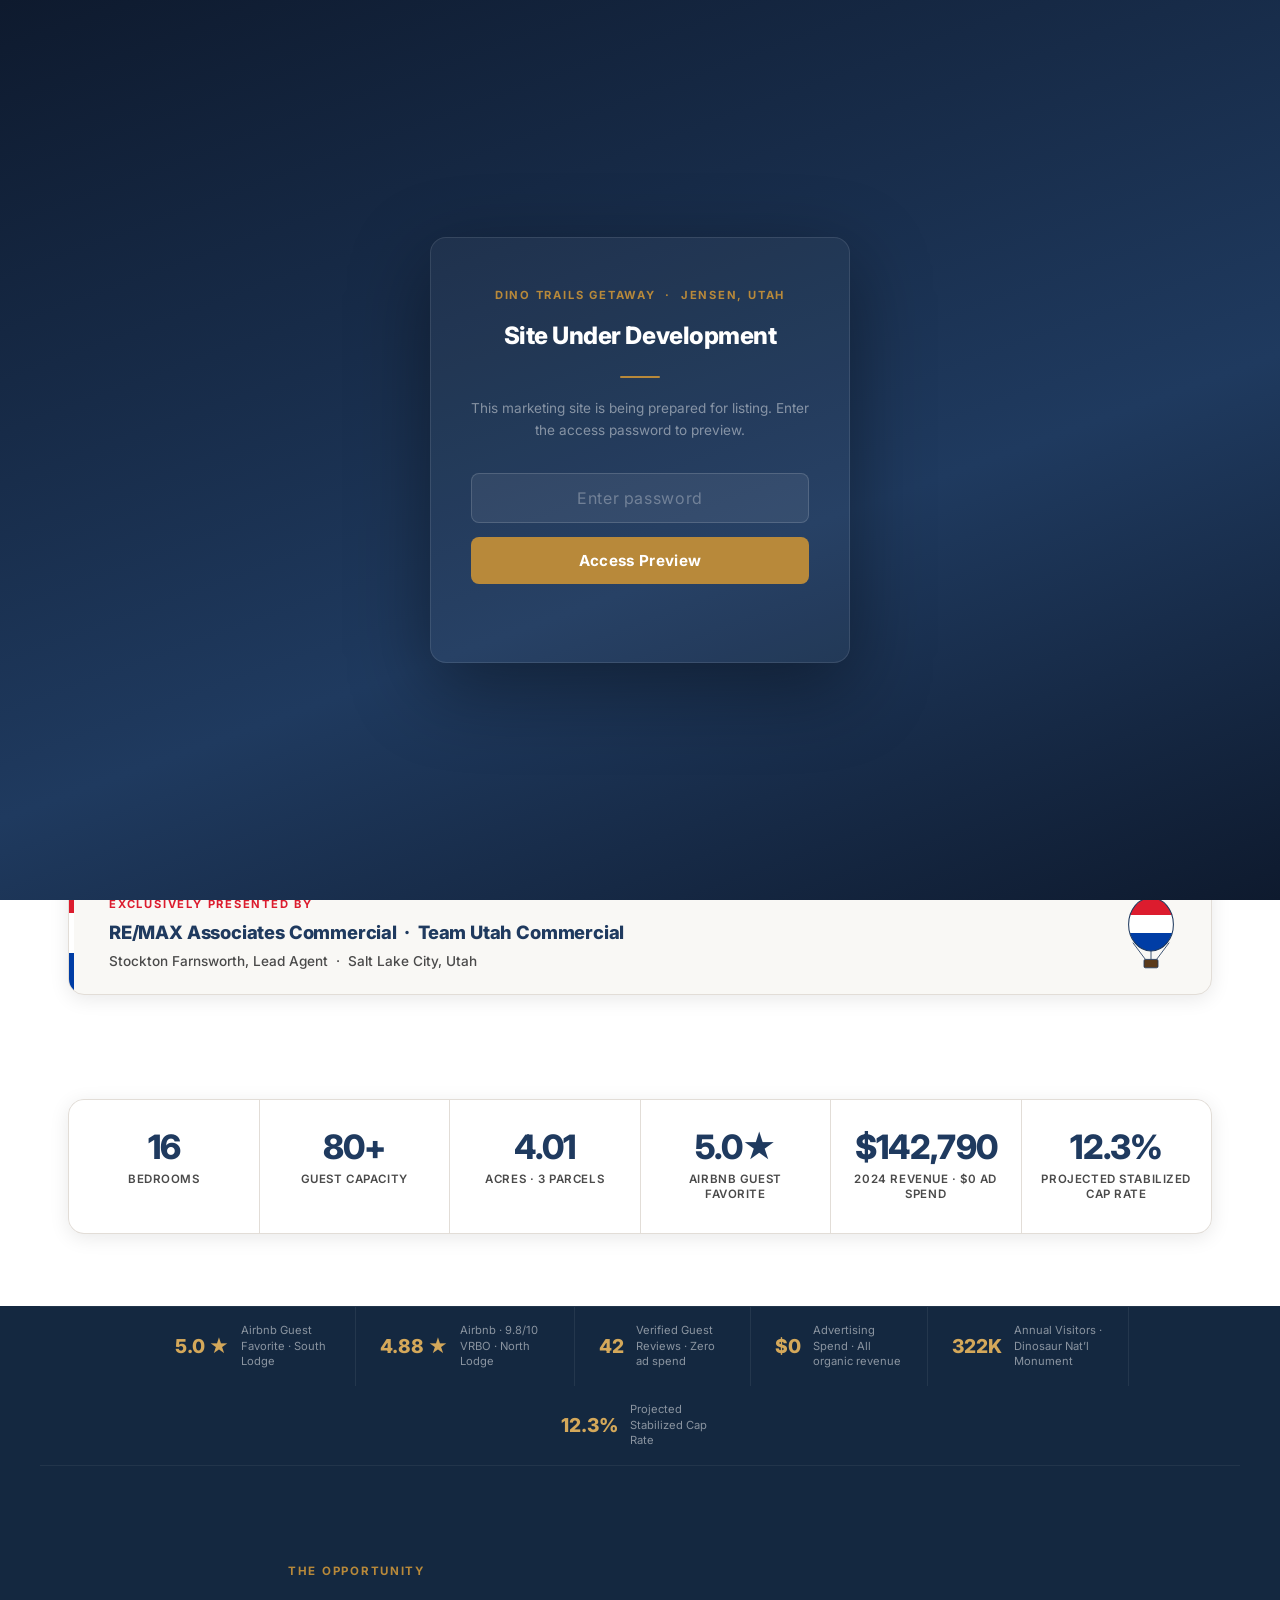
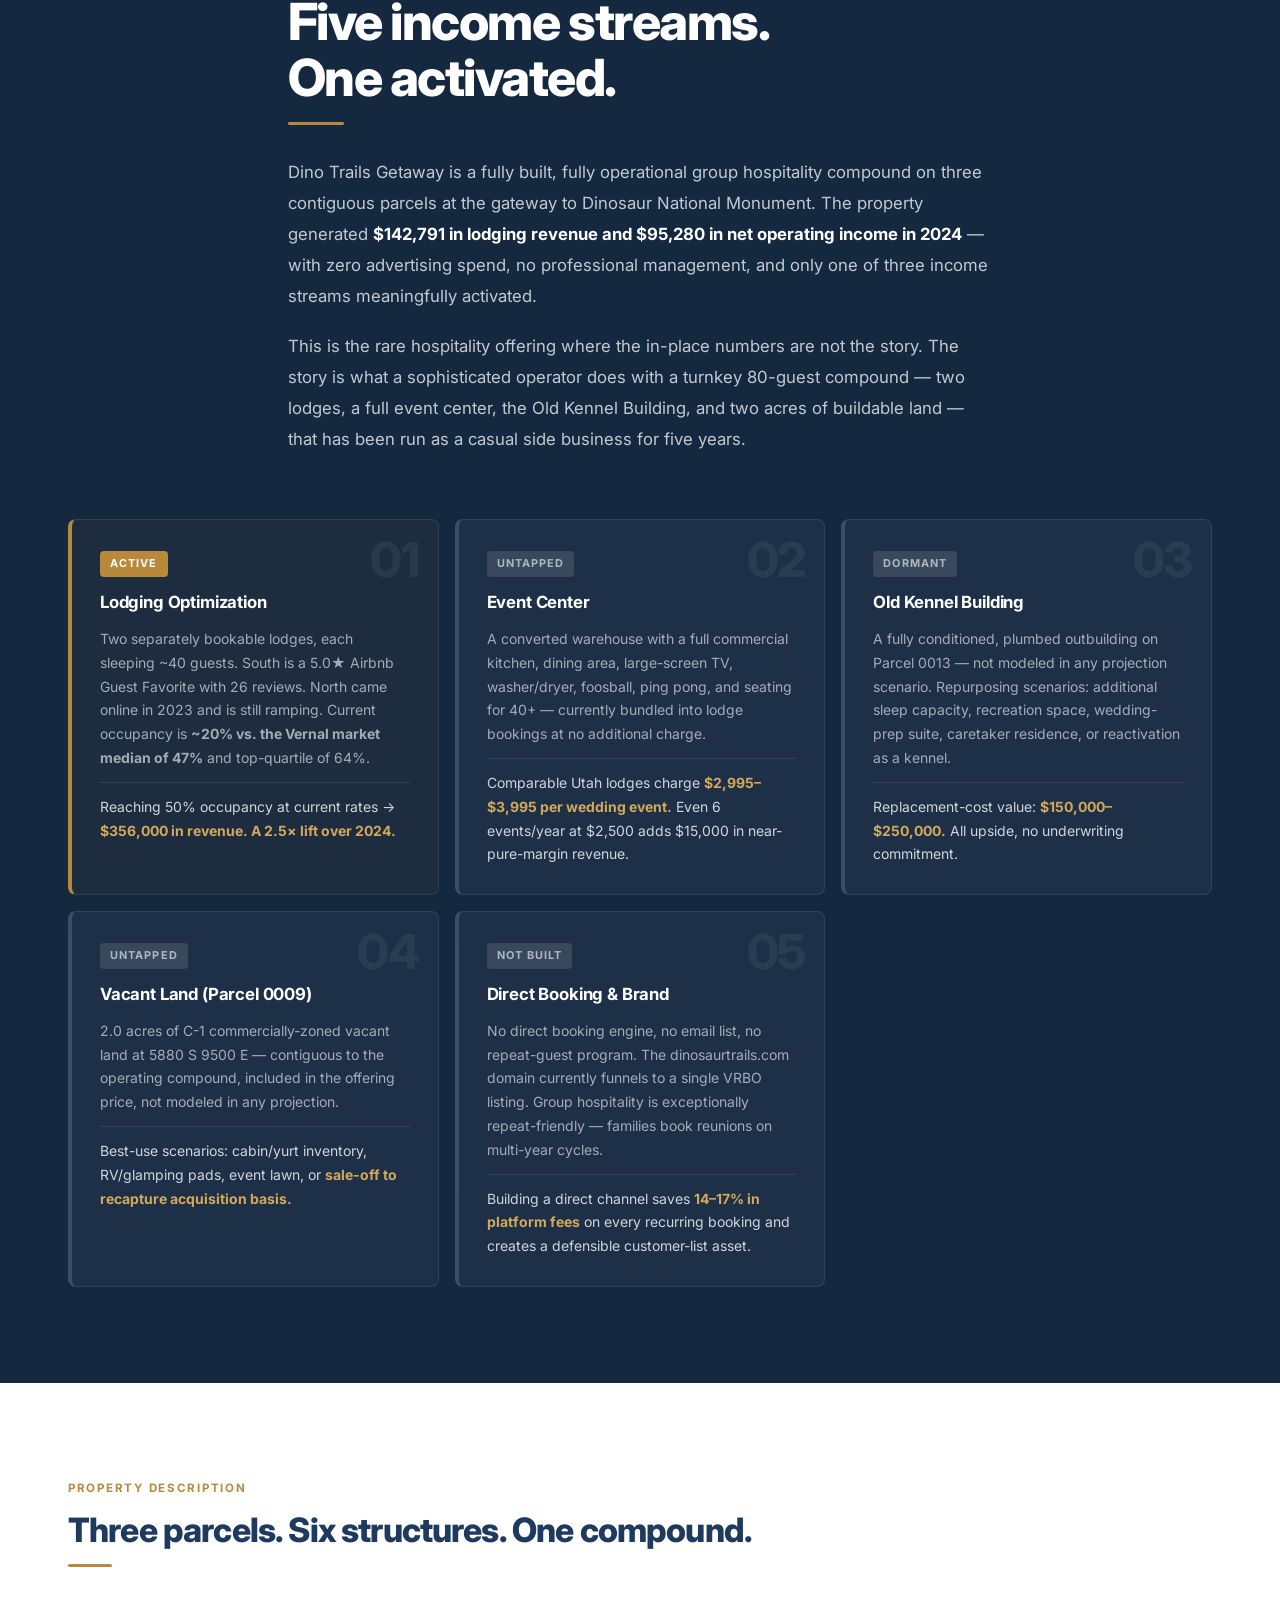
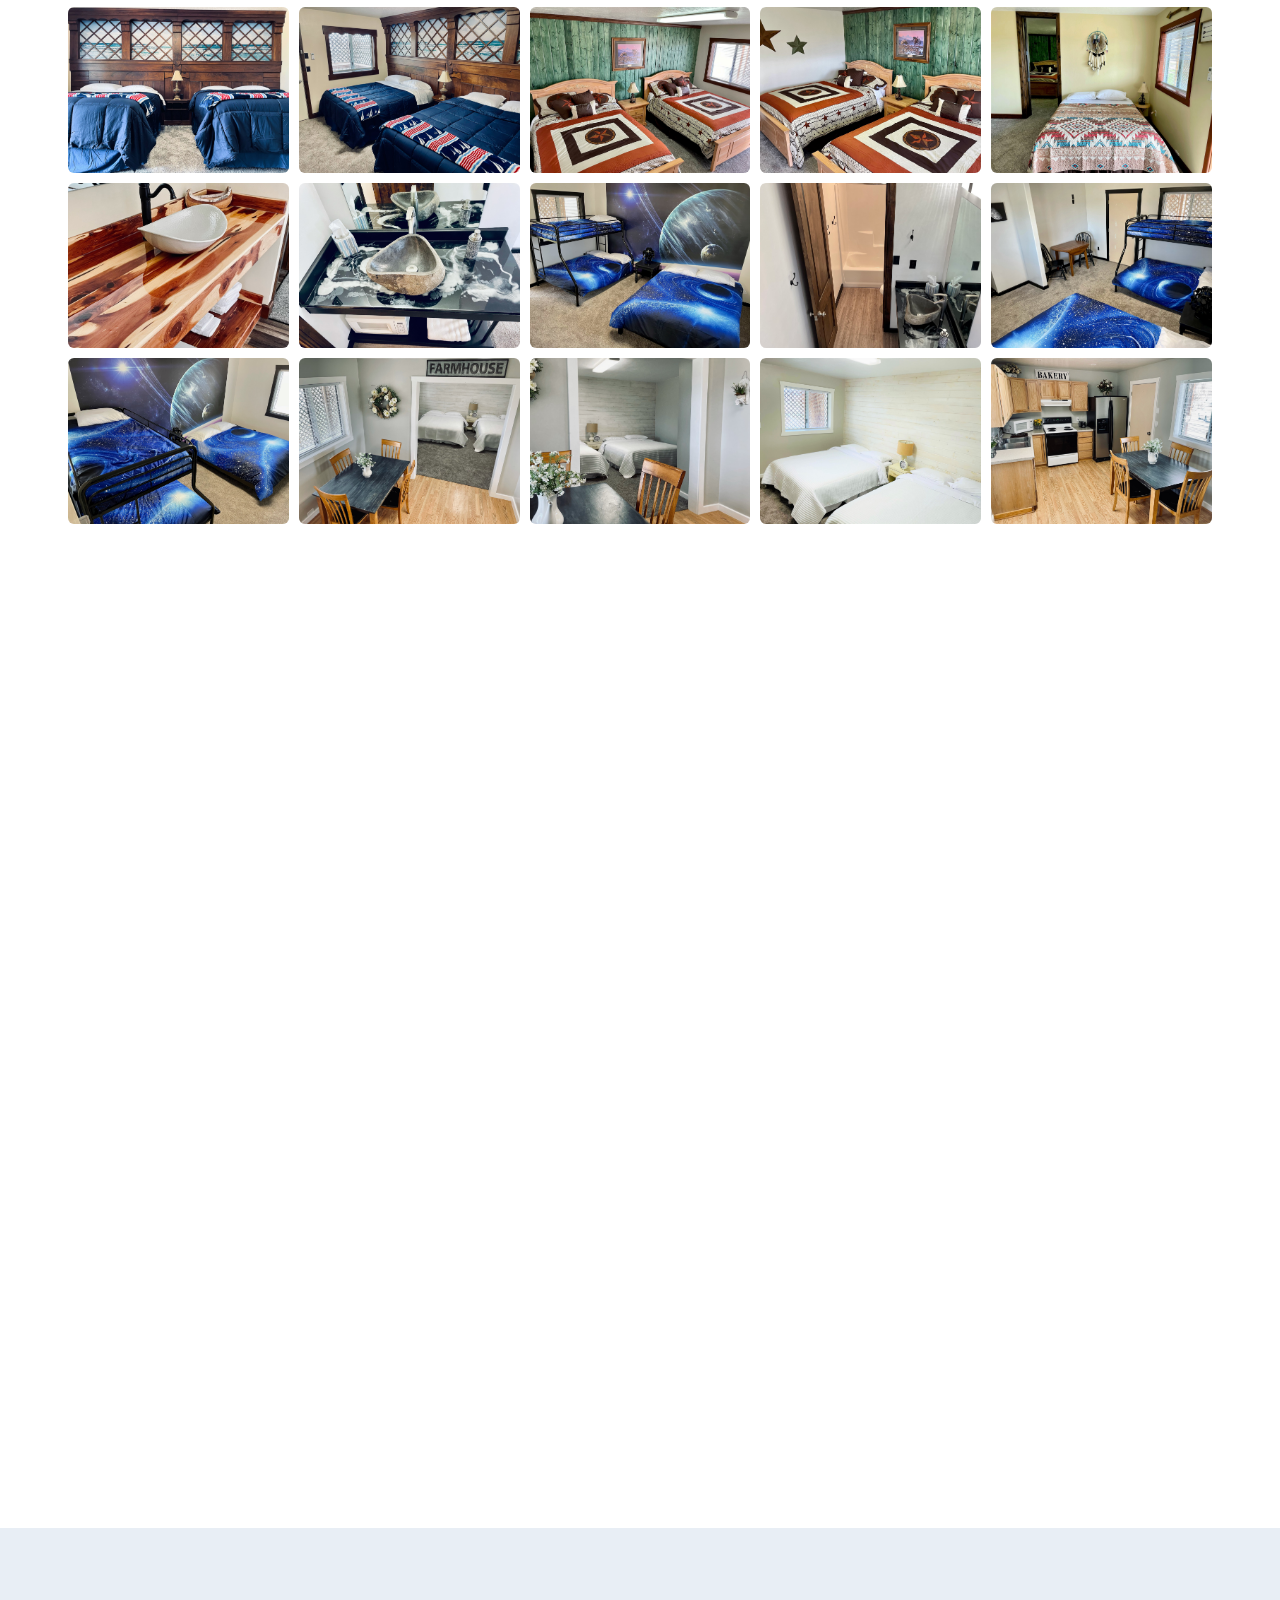
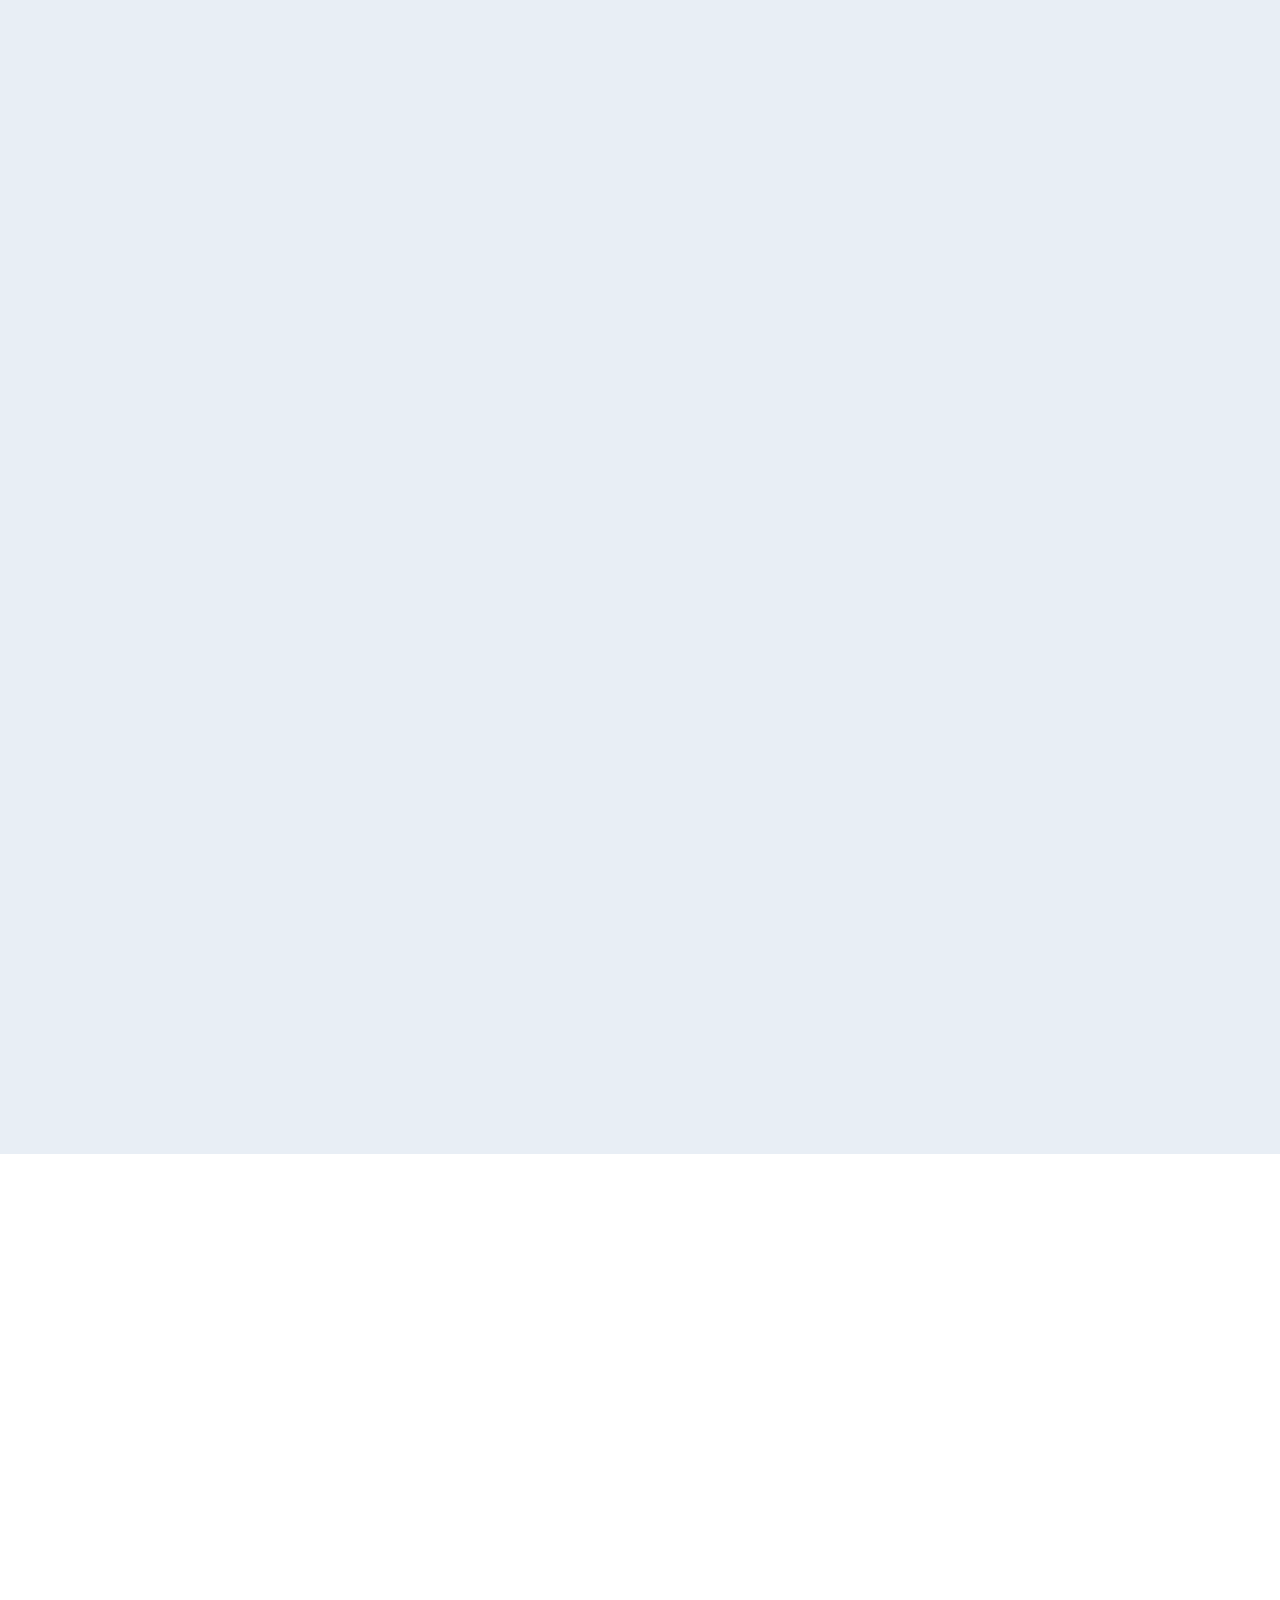
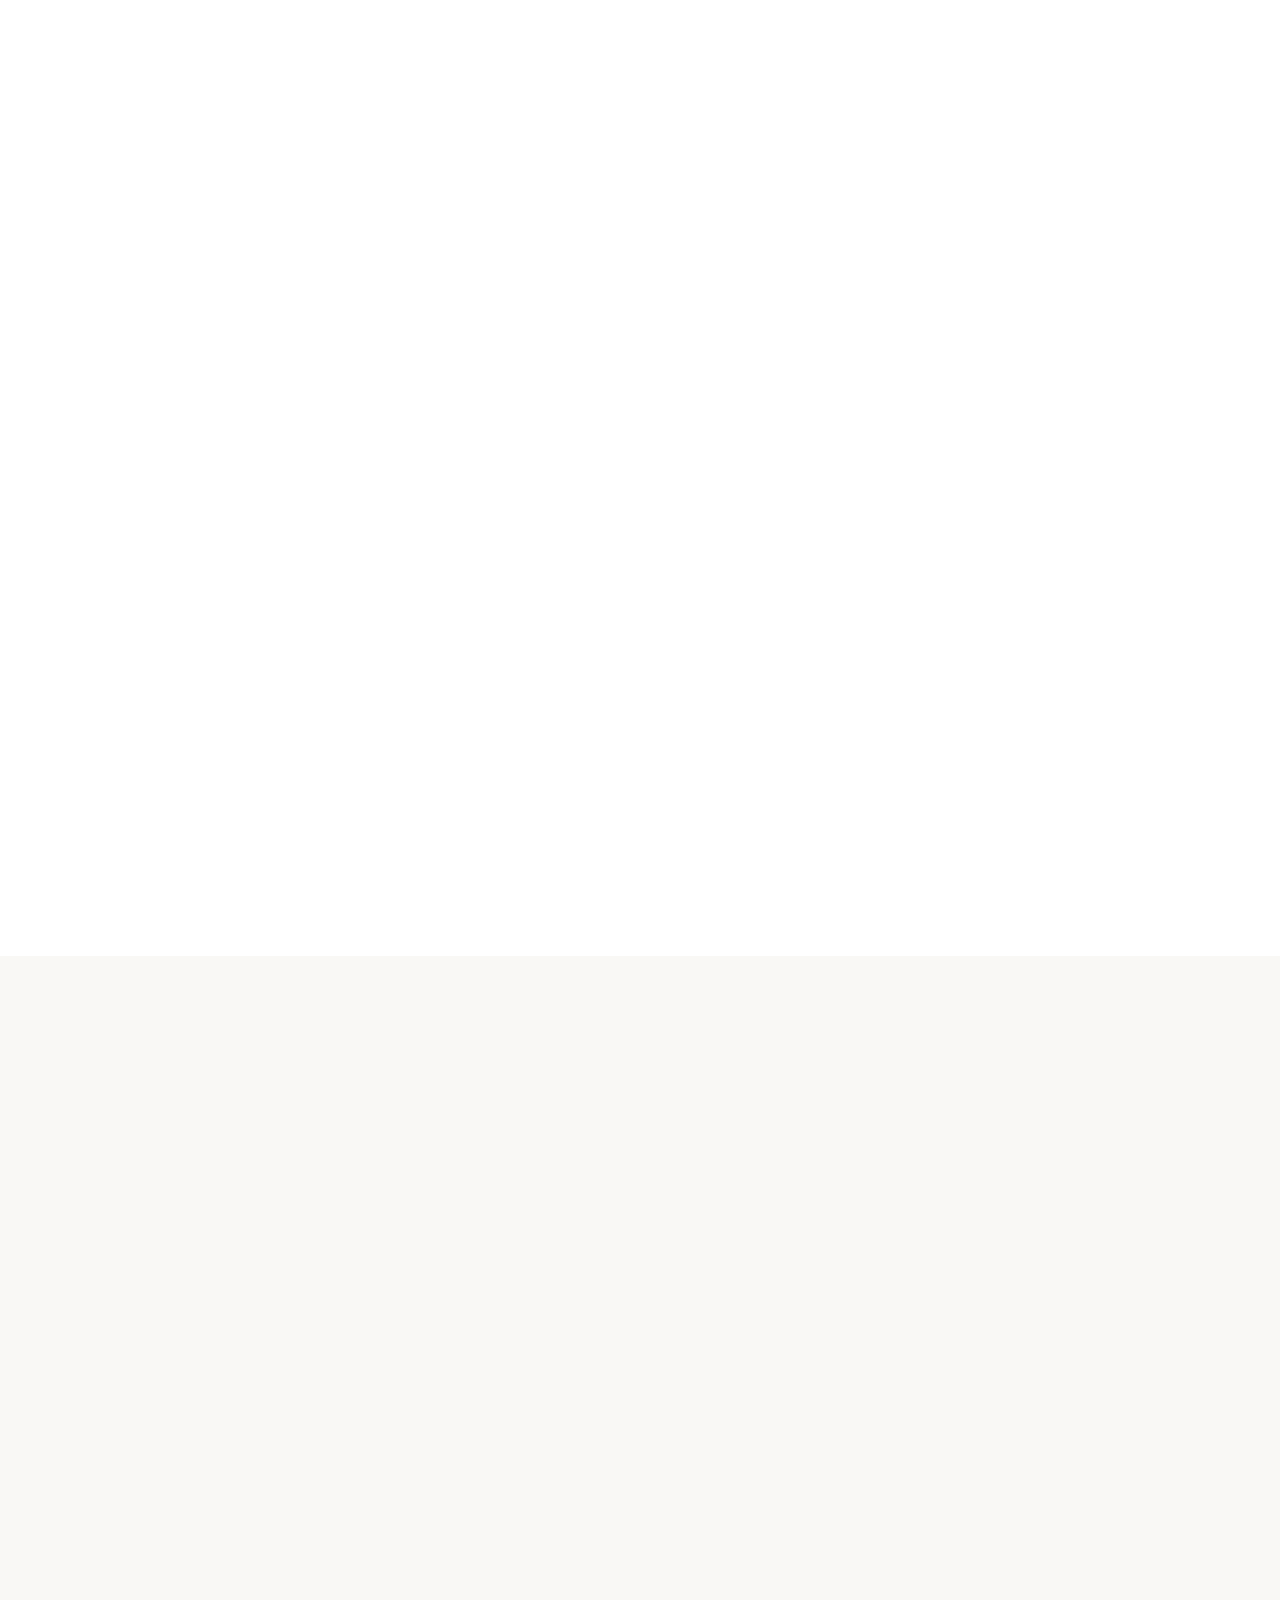
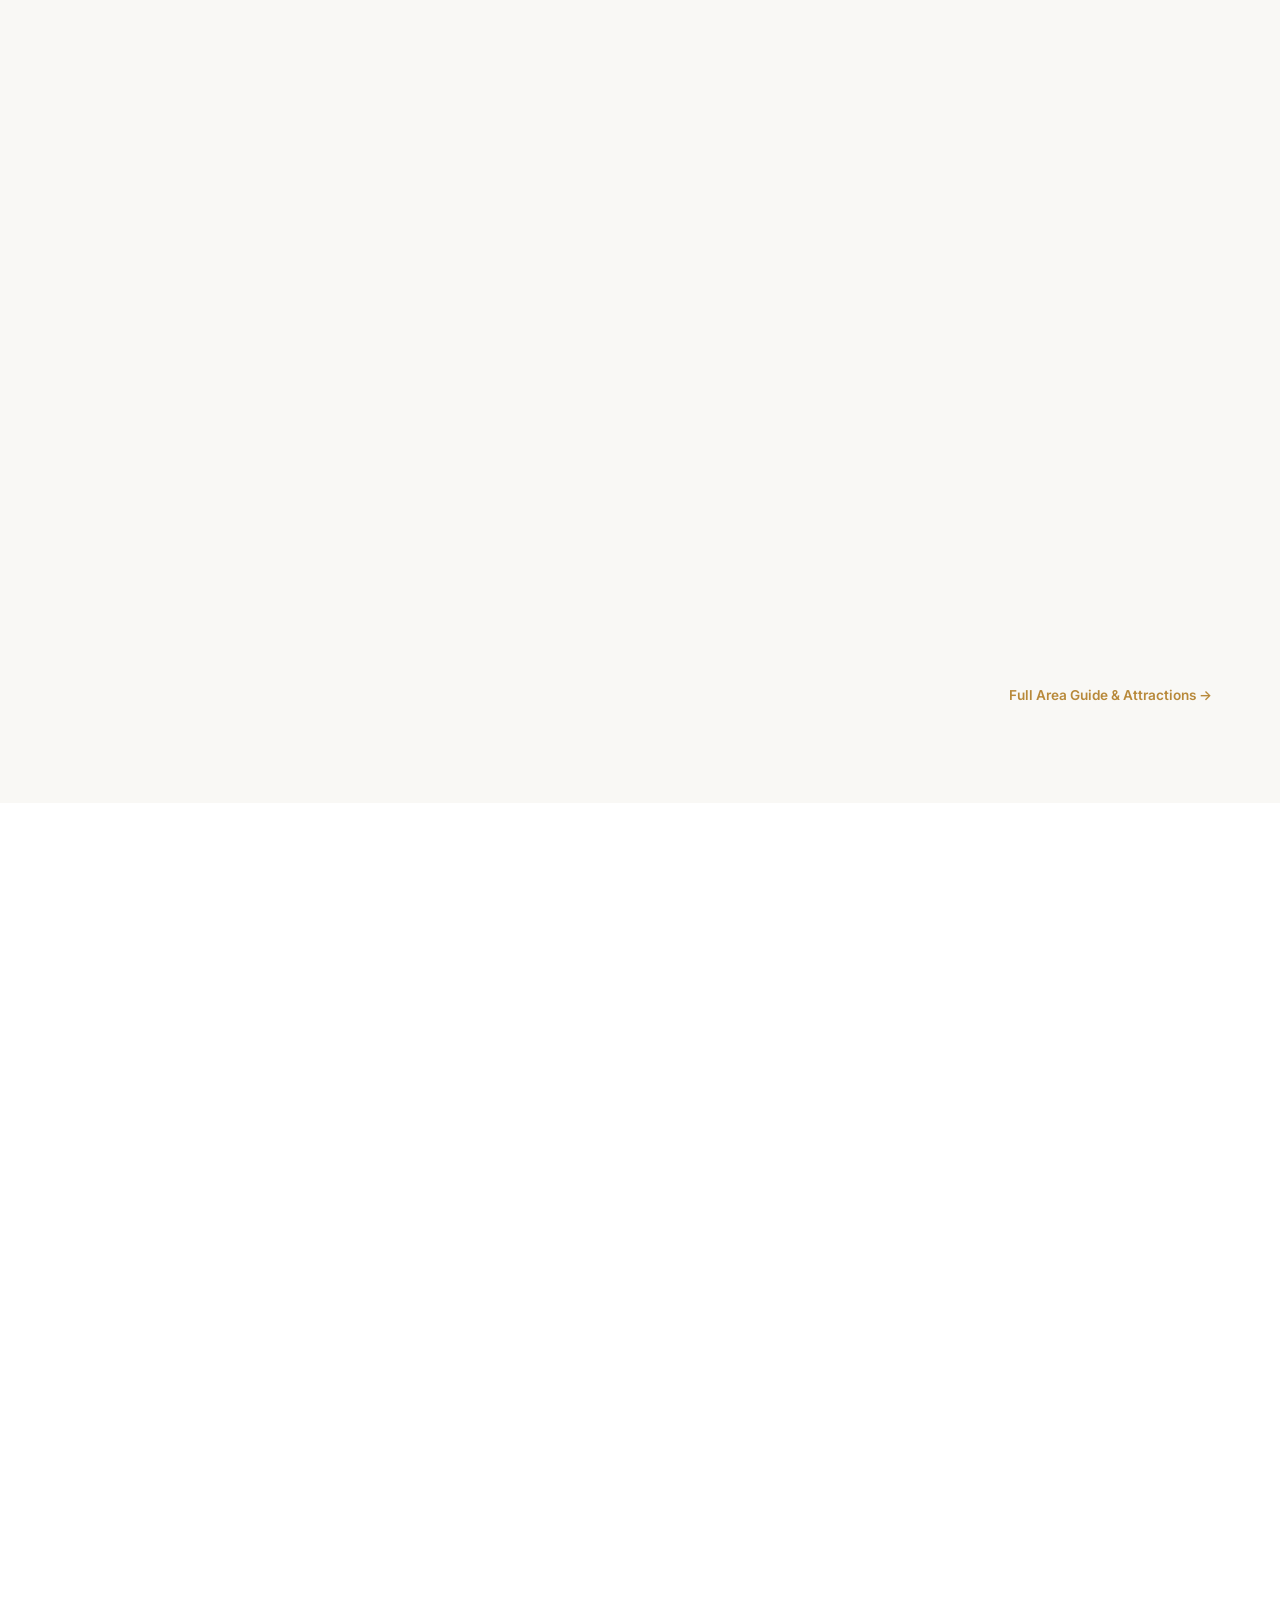
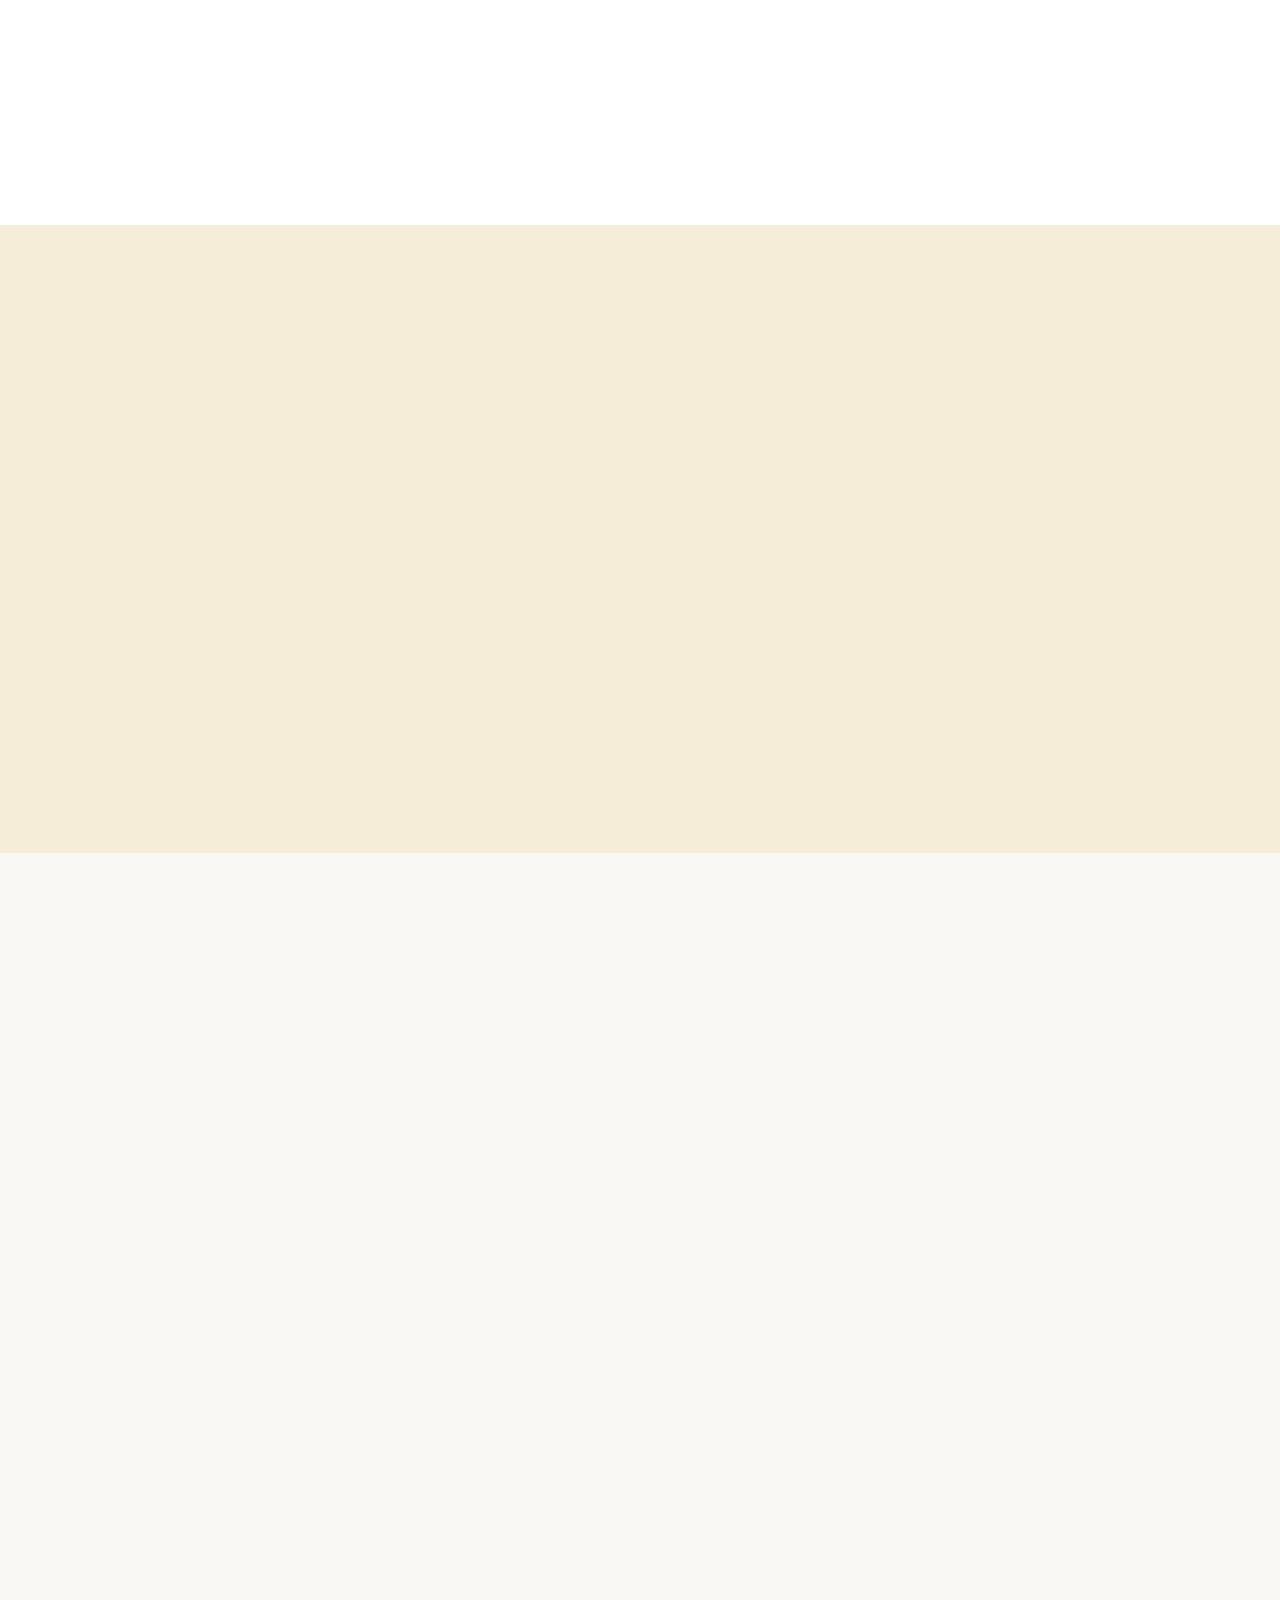
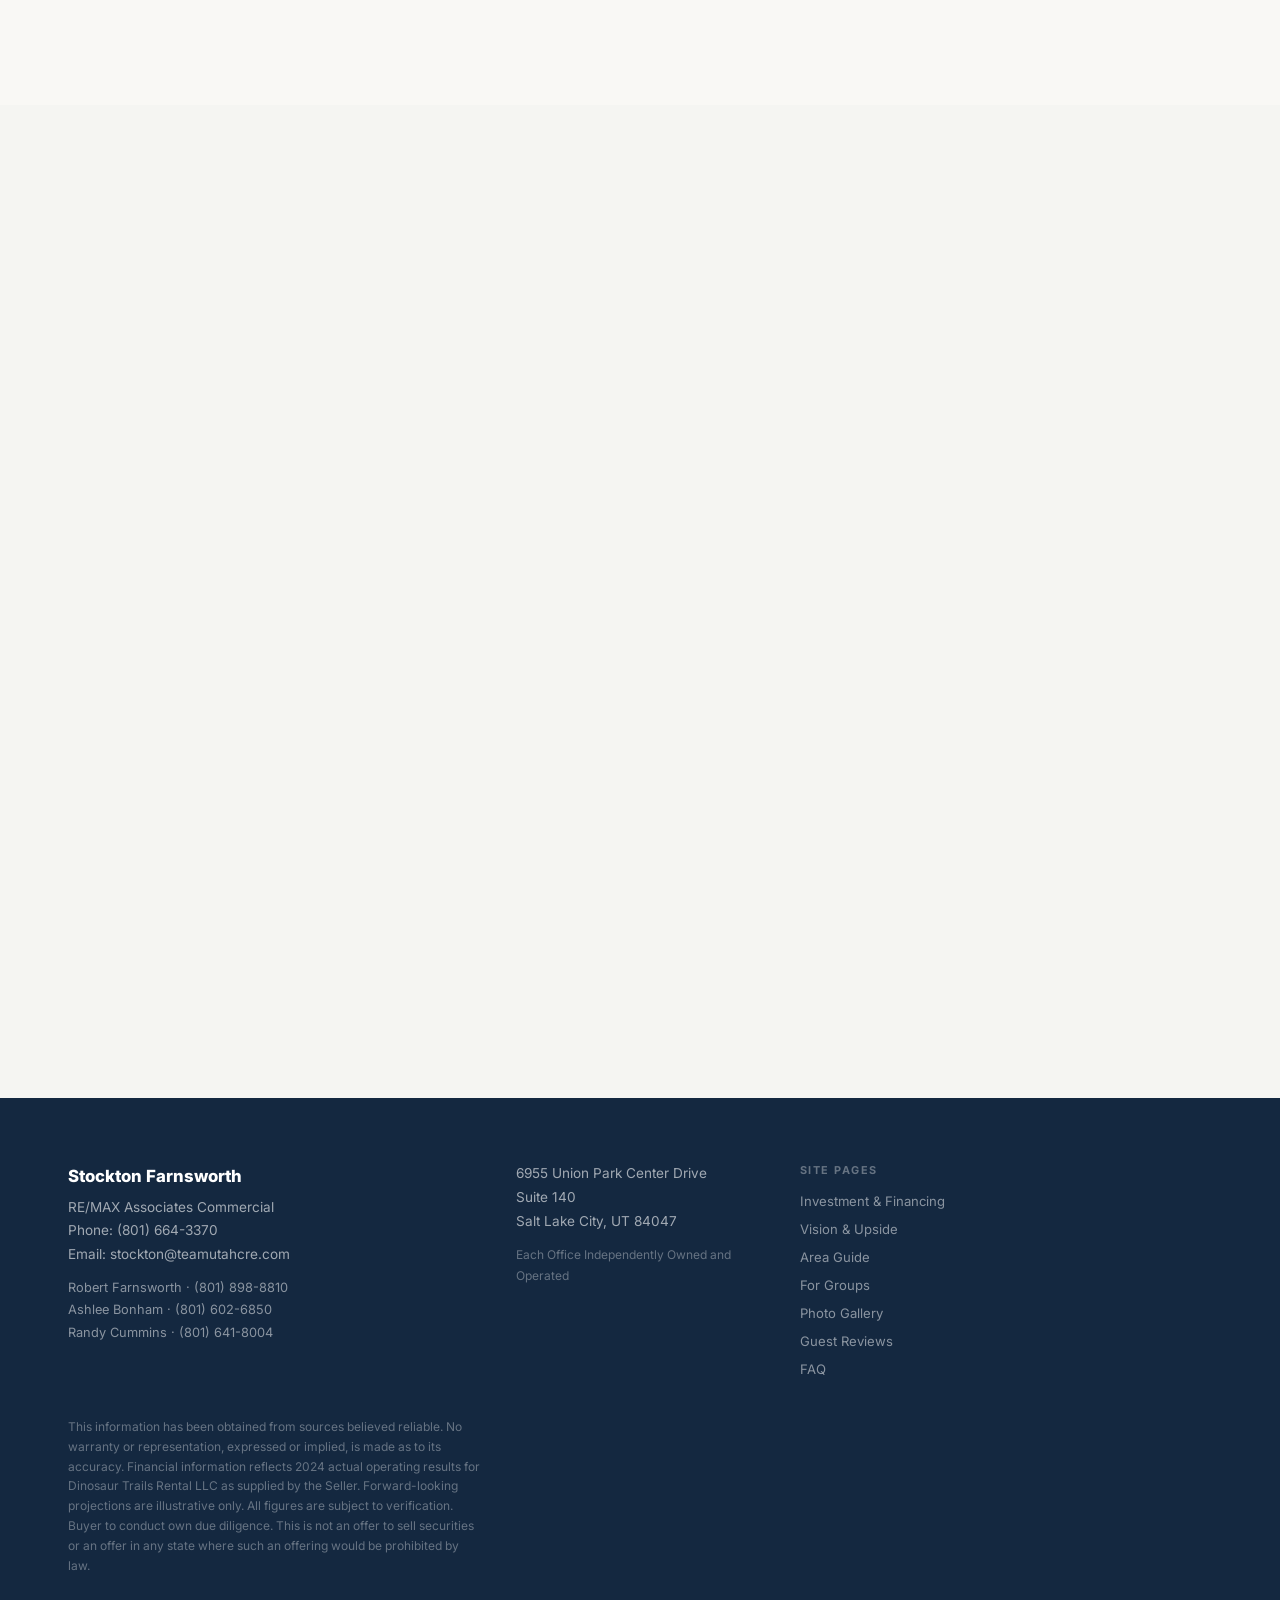
<file: index.html>
<!DOCTYPE html>
<html lang="en">
<head>
  <meta charset="UTF-8">
  <meta name="viewport" content="width=device-width, initial-scale=1.0">
  <title>Dino Trails Getaway — $1,950,000 | Jensen, Utah</title>
  <meta name="description" content="Purpose-built 80-guest group hospitality compound at the gateway to Dinosaur National Monument. $142K revenue, $0 ad spend. 12.3% projected stabilized cap rate. $1,950,000.">
  <meta property="og:title" content="Dino Trails Getaway — A Platform Priced for What It Becomes">
  <meta property="og:description" content="Five income streams. One activated. 80-guest compound | Jensen, Utah | $1,950,000 | 12.3% projected cap rate">
  <meta property="og:image" content="images/og-image.jpg">
  <meta property="og:type" content="website">
  <link rel="preconnect" href="https://fonts.googleapis.com">
  <link rel="preconnect" href="https://fonts.gstatic.com" crossorigin>
  <link href="https://fonts.googleapis.com/css2?family=Inter:wght@400;500;600;700;800&display=swap" rel="stylesheet">
  <link rel="stylesheet" href="css/styles.css">
</head>
<body>

  <!-- PASSWORD GATE — remove this entire block once the listing goes fully public -->
  <div id="password-gate">
    <div class="gate-box">
      <p class="gate-eyebrow">Dino Trails Getaway &nbsp;·&nbsp; Jensen, Utah</p>
      <h2 class="gate-title">Site Under Development</h2>
      <div class="gate-divider"></div>
      <p class="gate-sub">This marketing site is being prepared for listing. Enter the access password to preview.</p>
      <input type="password" id="gate-input" class="gate-input" placeholder="Enter password" autocomplete="off">
      <button class="gate-btn" id="gate-btn">Access Preview</button>
      <p class="gate-error" id="gate-error"></p>
    </div>
  </div>

  <!-- DEV BANNER — shown after login, hidden once site goes live -->
  <div id="dev-banner">
    Site under development &nbsp;·&nbsp; For authorized preview only &nbsp;·&nbsp; Not yet public
    <a id="gate-logout" title="Lock site">Lock</a>
  </div>

  <!-- ═══════════════════════════════════ NAV ═══════════════════════════════════ -->
  <nav id="navbar">
    <div class="nav-inner">
      <div class="nav-brand">Dino Trails Getaway</div>
      <button class="nav-toggle" aria-label="Toggle navigation">&#9776;</button>
      <ul class="nav-links">
        <li><a href="#opportunity">Opportunity</a></li>
        <li><a href="#property">Property</a></li>
        <li><a href="#financials">Financials</a></li>
        <li><a href="#market">Market</a></li>
        <li><a href="#location">Location</a></li>
        <li><a href="area-guide.html">Area Guide</a></li>
        <li><a href="groups.html">For Groups</a></li>
        <li><a href="investment.html">Investment</a></li>
        <li><a href="gallery.html">Gallery</a></li>
        <li><a href="#contact" class="nav-cta">Request Info</a></li>
      </ul>
    </div>
  </nav>

  <!-- ═══════════════════════════════════ HERO ════════════════════════════════════ -->
  <section id="hero">
    <div class="hero-content">
      <p class="hero-eyebrow">Investment Opportunity &nbsp;·&nbsp; Jensen, Utah &nbsp;·&nbsp; Gateway to Dinosaur National Monument</p>
      <h1>Dino Trails Getaway</h1>
      <p class="hero-price">$1,950,000</p>
      <p class="hero-tagline">A platform priced for what it becomes.</p>
      <p class="hero-sub">Purpose-built 80-guest group hospitality compound &nbsp;·&nbsp; Five income streams. One activated.</p>
      <div class="hero-actions">
        <a href="#contact" class="btn btn-primary">Request Information</a>
        <!-- Replace # with your OM PDF path when ready, e.g. "documents/DinoTrails_OM.pdf" -->
        <a href="#" class="btn btn-secondary" id="om-download">Download OM</a>
      </div>
    </div>
  </section>

  <!-- ═══════════════════════════════ PRESENTED BY ════════════════════════════════ -->
  <section id="presented-by">
    <div class="container">
      <div class="presented-strip fade-in">
        <div class="presented-stripe"></div>
        <div class="presented-content">
          <p class="presented-eyebrow">Exclusively Presented By</p>
          <p class="presented-name">RE/MAX Associates Commercial &nbsp;·&nbsp; Team Utah Commercial</p>
          <p class="presented-sub">Stockton Farnsworth, Lead Agent &nbsp;·&nbsp; Salt Lake City, Utah</p>
        </div>
        <div class="presented-balloon" aria-hidden="true">
          <!-- Stylized RE/MAX-inspired balloon -->
          <svg viewBox="0 0 80 110" xmlns="http://www.w3.org/2000/svg">
            <defs>
              <linearGradient id="balloon-grad" x1="0" y1="0" x2="0" y2="1">
                <stop offset="0%" stop-color="#DC1C2E"/>
                <stop offset="33%" stop-color="#DC1C2E"/>
                <stop offset="33%" stop-color="#FFFFFF"/>
                <stop offset="66%" stop-color="#FFFFFF"/>
                <stop offset="66%" stop-color="#003DA5"/>
                <stop offset="100%" stop-color="#003DA5"/>
              </linearGradient>
            </defs>
            <ellipse cx="40" cy="42" rx="32" ry="38" fill="url(#balloon-grad)" stroke="#1F3A5F" stroke-width="1.5"/>
            <line x1="14" y1="68" x2="32" y2="92" stroke="#1F3A5F" stroke-width="1.2"/>
            <line x1="40" y1="80" x2="40" y2="92" stroke="#1F3A5F" stroke-width="1.2"/>
            <line x1="66" y1="68" x2="48" y2="92" stroke="#1F3A5F" stroke-width="1.2"/>
            <rect x="30" y="92" width="20" height="12" rx="2" fill="#5A3A1A" stroke="#1F3A5F" stroke-width="1.2"/>
          </svg>
        </div>
      </div>
    </div>
  </section>

  <!-- ═══════════════════════════════ AT A GLANCE ══════════════════════════════════ -->
  <section id="glance">
    <div class="container">
      <div class="glance-grid fade-in">
        <div class="glance-tile">
          <span class="glance-value">16</span>
          <span class="glance-label">Bedrooms</span>
        </div>
        <div class="glance-tile">
          <span class="glance-value">80+</span>
          <span class="glance-label">Guest Capacity</span>
        </div>
        <div class="glance-tile">
          <span class="glance-value">4.01</span>
          <span class="glance-label">Acres &middot; 3 Parcels</span>
        </div>
        <div class="glance-tile">
          <span class="glance-value">5.0&#9733;</span>
          <span class="glance-label">Airbnb Guest Favorite</span>
        </div>
        <div class="glance-tile">
          <span class="glance-value">$142,790</span>
          <span class="glance-label">2024 Revenue &middot; $0 Ad Spend</span>
        </div>
        <div class="glance-tile">
          <span class="glance-value">12.3%</span>
          <span class="glance-label">Projected Stabilized Cap Rate</span>
        </div>
      </div>
    </div>
  </section>

  <!-- ═══════════════════ SOCIAL PROOF STRIP ═══════════════════ -->
  <div class="proof-strip">
    <div class="container proof-inner">
      <div class="proof-item">
        <div class="proof-value">5.0 &#9733;</div>
        <div class="proof-label">Airbnb Guest Favorite &middot; South Lodge</div>
      </div>
      <div class="proof-item">
        <div class="proof-value">4.88 &#9733;</div>
        <div class="proof-label">Airbnb &middot; 9.8/10 VRBO &middot; North Lodge</div>
      </div>
      <div class="proof-item">
        <div class="proof-value">42</div>
        <div class="proof-label">Verified Guest Reviews &middot; Zero ad spend</div>
      </div>
      <div class="proof-item">
        <div class="proof-value">$0</div>
        <div class="proof-label">Advertising Spend &middot; All organic revenue</div>
      </div>
      <div class="proof-item">
        <div class="proof-value">322K</div>
        <div class="proof-label">Annual Visitors &middot; Dinosaur Nat&rsquo;l Monument</div>
      </div>
      <div class="proof-item">
        <div class="proof-value">12.3%</div>
        <div class="proof-label">Projected Stabilized Cap Rate</div>
      </div>
    </div>
  </div>

  <!-- ═══════════════════════════════ OPPORTUNITY ═══════════════════════════════════ -->
  <section id="opportunity">
    <div class="container container-narrow">
      <p class="section-eyebrow fade-in">The Opportunity</p>
      <h2 class="section-title-lg fade-in">Five income streams.<br>One activated.</h2>
      <div class="opportunity-lead fade-in">
        <p>Dino Trails Getaway is a fully built, fully operational group hospitality compound on three contiguous parcels at the gateway to Dinosaur National Monument. The property generated <strong>$142,791 in lodging revenue and $95,280 in net operating income in 2024</strong> — with zero advertising spend, no professional management, and only one of three income streams meaningfully activated.</p>
        <p>This is the rare hospitality offering where the in-place numbers are not the story. The story is what a sophisticated operator does with a turnkey 80-guest compound — two lodges, a full event center, the Old Kennel Building, and two acres of buildable land — that has been run as a casual side business for five years.</p>
      </div>
    </div>

    <div class="container">
      <div class="streams-grid fade-in">

        <div class="stream-card stream-active">
          <div class="stream-number">01</div>
          <div class="stream-badge">Active</div>
          <h3>Lodging Optimization</h3>
          <p>Two separately bookable lodges, each sleeping ~40 guests. South is a 5.0&#9733; Airbnb Guest Favorite with 26 reviews. North came online in 2023 and is still ramping. Current occupancy is <strong>~20% vs. the Vernal market median of 47%</strong> and top-quartile of 64%.</p>
          <p class="stream-upside">Reaching 50% occupancy at current rates &rarr; <strong>$356,000 in revenue. A 2.5&times; lift over 2024.</strong></p>
        </div>

        <div class="stream-card">
          <div class="stream-number">02</div>
          <div class="stream-badge stream-badge-idle">Untapped</div>
          <h3>Event Center</h3>
          <p>A converted warehouse with a full commercial kitchen, dining area, large-screen TV, washer/dryer, foosball, ping pong, and seating for 40+ — currently bundled into lodge bookings at no additional charge.</p>
          <p class="stream-upside">Comparable Utah lodges charge <strong>$2,995&ndash;$3,995 per wedding event.</strong> Even 6 events/year at $2,500 adds $15,000 in near-pure-margin revenue.</p>
        </div>

        <div class="stream-card">
          <div class="stream-number">03</div>
          <div class="stream-badge stream-badge-idle">Dormant</div>
          <h3>Old Kennel Building</h3>
          <p>A fully conditioned, plumbed outbuilding on Parcel 0013 — not modeled in any projection scenario. Repurposing scenarios: additional sleep capacity, recreation space, wedding-prep suite, caretaker residence, or reactivation as a kennel.</p>
          <p class="stream-upside">Replacement-cost value: <strong>$150,000&ndash;$250,000.</strong> All upside, no underwriting commitment.</p>
        </div>

        <div class="stream-card">
          <div class="stream-number">04</div>
          <div class="stream-badge stream-badge-idle">Untapped</div>
          <h3>Vacant Land (Parcel 0009)</h3>
          <p>2.0 acres of C-1 commercially-zoned vacant land at 5880 S 9500 E — contiguous to the operating compound, included in the offering price, not modeled in any projection.</p>
          <p class="stream-upside">Best-use scenarios: cabin/yurt inventory, RV/glamping pads, event lawn, or <strong>sale-off to recapture acquisition basis.</strong></p>
        </div>

        <div class="stream-card">
          <div class="stream-number">05</div>
          <div class="stream-badge stream-badge-idle">Not Built</div>
          <h3>Direct Booking &amp; Brand</h3>
          <p>No direct booking engine, no email list, no repeat-guest program. The dinosaurtrails.com domain currently funnels to a single VRBO listing. Group hospitality is exceptionally repeat-friendly — families book reunions on multi-year cycles.</p>
          <p class="stream-upside">Building a direct channel saves <strong>14&ndash;17% in platform fees</strong> on every recurring booking and creates a defensible customer-list asset.</p>
        </div>

      </div>
    </div>
  </section>

  <!-- ═══════════════════════════════ PROPERTY OVERVIEW ════════════════════════════ -->
  <section id="property">
    <div class="container">
      <p class="section-eyebrow fade-in">Property Description</p>
      <h2 class="section-title fade-in">Three parcels. Six structures. One compound.</h2>

      <!-- GALLERY — real photos from dinosaurtrails.com -->
      <!-- To swap a photo: replace the .jpg file in images/gallery/ with the same filename -->
      <div class="gallery-grid fade-in">
        <img src="images/gallery/01.jpg" alt="Property exterior" class="gallery-img" loading="lazy">
        <img src="images/gallery/02.jpg" alt="Lodge exterior" class="gallery-img" loading="lazy">
        <img src="images/gallery/03.jpg" alt="Interior common area" class="gallery-img" loading="lazy">
        <img src="images/gallery/04.jpg" alt="Bedroom" class="gallery-img" loading="lazy">
        <img src="images/gallery/05.jpg" alt="Interior living space" class="gallery-img" loading="lazy">
        <img src="images/gallery/06.jpg" alt="Kitchen or dining area" class="gallery-img" loading="lazy">
        <img src="images/gallery/07.jpg" alt="Outdoor space" class="gallery-img" loading="lazy">
        <img src="images/gallery/08.jpg" alt="Grounds and acreage" class="gallery-img" loading="lazy">
        <img src="images/gallery/09.jpg" alt="Additional interior" class="gallery-img" loading="lazy">
        <img src="images/gallery/10.jpg" alt="Additional exterior" class="gallery-img" loading="lazy">
        <img src="images/gallery/11.jpg" alt="Common area" class="gallery-img" loading="lazy">
        <img src="images/gallery/12.jpg" alt="Amenity space" class="gallery-img" loading="lazy">
        <img src="images/gallery/13.jpg" alt="Gathering space" class="gallery-img" loading="lazy">
        <img src="images/gallery/14.jpg" alt="Property detail" class="gallery-img" loading="lazy">
        <img src="images/gallery/15.jpg" alt="Site overview" class="gallery-img" loading="lazy">
      </div>

      <!-- Airbnb / website links -->
      <div class="airbnb-section fade-in">
        <p class="airbnb-label">View Active Listings</p>
        <div class="airbnb-links">
          <a href="https://www.airbnb.com/rooms/49446318" target="_blank" rel="noopener" class="airbnb-badge">
            <span class="stars">&#9733;</span> South Lodge &mdash; 5.0&#9733; Guest Favorite &middot; 26 reviews
          </a>
          <a href="https://www.airbnb.com/rooms/837042915139661099" target="_blank" rel="noopener" class="airbnb-badge">
            <span class="stars">&#9733;</span> North Lodge &mdash; 4.88&#9733; Airbnb &middot; 9.8/10 VRBO &middot; 16 reviews
          </a>
          <a href="https://www.dinosaurtrails.com" target="_blank" rel="noopener" class="airbnb-badge">
            &#127760; dinosaurtrails.com
          </a>
        </div>
      </div>

      <!-- Building cards -->
      <div class="buildings-grid fade-in">
        <div class="building-card">
          <h3>South Lodge</h3>
          <p class="building-specs">8 bedrooms &nbsp;&middot;&nbsp; 25 beds &nbsp;&middot;&nbsp; 6.5 baths &nbsp;&middot;&nbsp; Sleeps 43</p>
          <p>5.0&#9733; Airbnb Guest Favorite with 26 reviews. Themed rooms include the Western, Cosmos, Farmhouse, Dinosaur, and Captains rooms. Renovated and stabilized as a 5-year operating asset with proven demand and repeat-guest history.</p>
        </div>
        <div class="building-card">
          <h3>North Lodge</h3>
          <p class="building-specs">8 bedrooms &nbsp;&middot;&nbsp; 23 beds &nbsp;&middot;&nbsp; 2.5 baths &nbsp;&middot;&nbsp; Sleeps 40</p>
          <p>4.88&#9733; Airbnb &middot; 9.8/10 VRBO. Clubhouse and game room completed May 2023. Themed Dinosaur, Outlaw, and Airplane rooms. Review trajectory mirrors South Lodge&rsquo;s earlier accumulation curve — still ramping toward full market exposure.</p>
        </div>
        <div class="building-card">
          <h3>Event Center</h3>
          <p class="building-specs">Converted warehouse &nbsp;&middot;&nbsp; Commercial kitchen &nbsp;&middot;&nbsp; Seats 40+</p>
          <p>Full kitchen with double refrigerators and stoves, dining area, large-screen TV, washer/dryer, foosball, ping pong. Has hosted reunions of 30&ndash;43 people. Currently bundled into lodge bookings — <strong>never independently monetized as a wedding or event venue.</strong></p>
        </div>
        <div class="building-card">
          <h3>Old Kennel Building + Vacant Land</h3>
          <p class="building-specs">Dormant conditioned outbuilding &nbsp;&middot;&nbsp; 2.0 acres C-1 vacant land</p>
          <p>Fully plumbed and conditioned. Originally operated as Dinosaur Trails Kennel with existing local awareness. The 2-acre vacant parcel at 5880 S 9500 E is contiguous and zoned C-1 Commercial — additional lodging, RV pads, event lawn, or sale-off at buyer&rsquo;s discretion.</p>
        </div>
      </div>

      <!-- Outdoor amenities -->
      <div class="amenities-bar fade-in">
        <p class="amenities-label">Outdoor Amenities</p>
        <div class="amenities-list">
          <span>Sand Volleyball Court</span>
          <span>Fire Pit</span>
          <span>BBQ Areas &amp; Picnic Tables</span>
          <span>Large Patio</span>
          <span>Gas Fireplace</span>
          <span>Playground</span>
          <span>Friendly Farm Animals (Deer &amp; Buffalo)</span>
          <span>Pastoral Views</span>
        </div>
        <p class="amenities-note">Adjacent deer and buffalo fields are repeatedly cited in guest reviews as a differentiator — an organic amenity that no competitor can replicate.</p>
      </div>

    </div>
  </section>

  <!-- ═══════════════════════════════ FINANCIALS ═══════════════════════════════════ -->
  <section id="financials">
    <div class="container">
      <p class="section-eyebrow fade-in">Financial Highlights</p>
      <h2 class="section-title fade-in">From $95K to $240K NOI &mdash; the path</h2>

      <!-- NOI Trajectory -->
      <div class="financials-table-wrap fade-in">
        <table class="financials-table">
          <thead>
            <tr>
              <th>Metric</th>
              <th>2024 Actual</th>
              <th>Year 1 Target</th>
              <th>Year 2 Target</th>
              <th>Year 3 Stabilized</th>
            </tr>
          </thead>
          <tbody>
            <tr>
              <td>Gross Revenue</td>
              <td>$142,790</td>
              <td>$200,000</td>
              <td>$320,000</td>
              <td>$397,088</td>
            </tr>
            <tr>
              <td>NOI (lender-underwritten)</td>
              <td>$85,284</td>
              <td>$107,000</td>
              <td>$172,000</td>
              <td class="highlight">$240,088</td>
            </tr>
            <tr>
              <td>Cap Rate at $1.95M</td>
              <td>4.4%</td>
              <td>5.5%</td>
              <td>8.8%</td>
              <td class="highlight">12.3%</td>
            </tr>
            <tr>
              <td>Implied Occupancy</td>
              <td>~20%</td>
              <td>~33%</td>
              <td>~42%</td>
              <td>~47% (market median)</td>
            </tr>
            <tr>
              <td>Advertising Spend</td>
              <td>$0</td>
              <td colspan="3">&mdash;</td>
            </tr>
          </tbody>
        </table>
      </div>

      <!-- Year 1/2/3 roadmap cards -->
      <div class="roadmap-grid fade-in">
        <div class="roadmap-card">
          <div class="roadmap-year">Year 1</div>
          <div class="roadmap-noi">$107K NOI</div>
          <ul>
            <li>Dynamic pricing software (PriceLabs / Beyond) &mdash; 8&ndash;15% ADR uplift</li>
            <li>Professional photography refresh on both lodges</li>
            <li>Build direct booking engine on dinosaurtrails.com</li>
            <li>Launch Instagram + TikTok targeting reunion planners</li>
            <li>Book first 3&ndash;6 standalone event center events</li>
          </ul>
        </div>
        <div class="roadmap-card">
          <div class="roadmap-year">Year 2</div>
          <div class="roadmap-noi">$172K NOI</div>
          <ul>
            <li>Channel manager (Hostaway / Lodgify) for multi-platform distribution</li>
            <li>Wedding/event program: 8&ndash;12 events at $2,500&ndash;$3,000 each</li>
            <li>Corporate/group sales: oil &amp; gas crews, sports teams, church retreats</li>
            <li>Optimize North Lodge rate parity as review velocity catches up</li>
            <li>Execute Old Kennel Building repurposing</li>
          </ul>
        </div>
        <div class="roadmap-card roadmap-card-gold">
          <div class="roadmap-year">Year 3</div>
          <div class="roadmap-noi">$240K NOI</div>
          <ul>
            <li>Both lodges at 45&ndash;50% occupancy with full dynamic pricing</li>
            <li>Event center: $33,000+ from 12 standalone bookings</li>
            <li>Direct booking channel handling 25%+ of total volume</li>
            <li>Multi-year reunion bookings on the calendar</li>
            <li>Refinance or position for exit at 12%+ cap</li>
          </ul>
        </div>
      </div>

      <!-- 2024 actual P&L -->
      <details class="pl-details fade-in">
        <summary>2024 Actual P&amp;L &mdash; Dinosaur Trails Rental LLC</summary>
        <div class="pl-table-wrap">
          <table class="financials-table pl-table">
            <thead>
              <tr><th>Line Item</th><th>2024 Actual</th></tr>
            </thead>
            <tbody>
              <tr class="pl-section"><td colspan="2">REVENUE</td></tr>
              <tr><td>Lodging revenue (Airbnb + VRBO + direct)</td><td>$142,790</td></tr>
              <tr class="pl-total"><td>Total gross revenue</td><td>$142,790</td></tr>
              <tr class="pl-section"><td colspan="2">OPERATING EXPENSES</td></tr>
              <tr><td>Property &amp; liability insurance</td><td>$5,252</td></tr>
              <tr><td>Workers&rsquo; compensation insurance</td><td>$843</td></tr>
              <tr><td>Repairs &amp; maintenance</td><td>$6,242</td></tr>
              <tr><td>Cleaning / turnover labor</td><td>$10,706</td></tr>
              <tr><td>Utilities (electric, water, internet, waste)</td><td>$9,490</td></tr>
              <tr><td>Software &amp; channel management</td><td>$5,888</td></tr>
              <tr><td>Office, supplies, guest consumables</td><td>$3,267</td></tr>
              <tr><td>Property taxes (all parcels)</td><td>$3,060</td></tr>
              <tr><td>Legal, accounting, bank fees, business taxes</td><td>$1,096</td></tr>
              <tr><td class="gold-text">Advertising &amp; marketing</td><td class="gold-text">$0</td></tr>
              <tr><td>Vehicle / miscellaneous</td><td>$36</td></tr>
              <tr class="pl-total"><td>Total operating expenses</td><td>$47,510</td></tr>
              <tr class="pl-noi"><td>NET OPERATING INCOME</td><td>$95,280</td></tr>
              <tr><td>NOI margin</td><td>66.7%</td></tr>
            </tbody>
          </table>
        </div>
      </details>

      <p class="financials-note fade-in">All NOI figures in the trajectory table are lender-underwritten (4% management fee + 5% FF&amp;E reserve deducted). 2024 actual NOI of $95,280 reflects seller&rsquo;s self-managed cash flow before those deductions. Downside case (lodging only, 40% occupancy): NOI $164,720 &rarr; 8.4% cap rate. <strong>Full pro forma and underwriting model available upon executed CA.</strong> The property is suitable for SBA 7(a), commercial hospitality lending, and 1031 exchange acquisition.</p>
    </div>
  </section>

  <!-- ═══════════════════════════════ MARKET CONTEXT ═══════════════════════════════ -->
  <section id="market">
    <div class="container">
      <p class="section-eyebrow fade-in">Market Context</p>
      <h2 class="section-title fade-in">A defensible niche in a growing market</h2>

      <div class="market-layout fade-in">
        <div class="market-callout">
          <p class="market-callout-text">There is no competing 80-guest group hospitality compound within the Dinosaurland tourism corridor.</p>
          <p class="market-callout-sub">The single highest-grossing competitor in Vernal is a 7-bedroom property sleeping 20+, generating $82,838 annually. That is the ceiling — for a property less than half of Dino Trails&rsquo; capacity. Dino Trails operates in a different category.</p>
        </div>

        <div class="market-table-wrap">
          <table class="financials-table">
            <thead>
              <tr><th>Vernal STR Market (AirROI 2026)</th><th>Value</th></tr>
            </thead>
            <tbody>
              <tr><td>Average daily rate (ADR)</td><td>$181</td></tr>
              <tr><td>Top 10% ADR</td><td>$262+</td></tr>
              <tr><td>Median annual revenue per listing</td><td>$23,918</td></tr>
              <tr><td>Median occupancy</td><td>47%</td></tr>
              <tr><td>Top 10% occupancy</td><td>76%+</td></tr>
              <tr><td>Year-over-year revenue growth</td><td class="highlight">+8.3%</td></tr>
              <tr><td>Active listings in market</td><td>70</td></tr>
              <tr><td>STR regulation environment</td><td>Low (operator-friendly)</td></tr>
            </tbody>
          </table>
        </div>
      </div>

      <!-- Comparable transactions -->
      <h3 class="subsection-title fade-in">Comparable Hospitality Transactions &mdash; Utah &amp; Western U.S.</h3>
      <div class="financials-table-wrap fade-in">
        <table class="financials-table">
          <thead>
            <tr>
              <th>Property</th>
              <th>Rooms</th>
              <th>List Price</th>
              <th>Cap Rate</th>
              <th>Price/Key</th>
            </tr>
          </thead>
          <tbody>
            <tr><td>502 Main St, New Castle CO</td><td>7</td><td>$1,770,000</td><td>8.00%</td><td>$252,857</td></tr>
            <tr><td>118 6th Ave, Ouray CO</td><td>10</td><td>$2,950,000</td><td>8.77%</td><td>$295,000</td></tr>
            <tr><td>177 S Main St, Hatch UT</td><td>16</td><td>$1,380,000</td><td>9.17%</td><td>$86,250</td></tr>
            <tr><td>1940 N Ave, Grand Junction CO</td><td>20</td><td>$2,200,000</td><td>7.46%</td><td>$110,000</td></tr>
            <tr><td>365 N Main St, Tooele UT</td><td>30</td><td>$3,750,000</td><td>8.50%</td><td>$125,000</td></tr>
            <tr><td>3725 E US Hwy 50, Baker NV</td><td>29</td><td>$4,000,000</td><td>11.00%</td><td>$137,931</td></tr>
            <tr class="comp-subject"><td><strong>Dino Trails Getaway (subject)</strong></td><td><strong>16</strong></td><td><strong>$1,950,000</strong></td><td class="highlight"><strong>9.1% (Y3)</strong></td><td><strong>$121,875</strong></td></tr>
          </tbody>
        </table>
      </div>
      <p class="financials-note fade-in">None of the comparable listings include a separate event venue, an outbuilding asset, or a vacant expansion parcel. Dino Trails is the only multi-stream offering in the comp set. Price/key of $121,875 is at the lower end given the full-amenity hospitality build. Cap rate range of 8.4&ndash;12.3% is competitive with or stronger than every comparable on the list.</p>
    </div>
  </section>

  <!-- ═══════════════════════════════ LOCATION ════════════════════════════════════ -->
  <section id="location">
    <div class="container">
      <p class="section-eyebrow fade-in">Location</p>
      <h2 class="section-title fade-in">Gateway to Dinosaur National Monument</h2>
      <div class="location-layout fade-in">
        <div class="location-map">
          <iframe
            title="5775 S 9500 E, Jensen UT 84035"
            src="https://maps.google.com/maps?q=5775+S+9500+E,+Jensen,+UT+84035&t=&z=13&ie=UTF8&iwloc=&output=embed"
            width="100%" height="420" style="border:0;" allowfullscreen="" loading="lazy"
            referrerpolicy="no-referrer-when-downgrade">
          </iframe>
        </div>
        <div class="location-details">
          <p class="location-address">5775 S 9500 E<br>Jensen, Utah 84035</p>
          <ul class="location-list">
            <li><strong>Dinosaur National Monument</strong> &mdash; 6 miles<br><span class="loc-sub">322,113 visitors in 2024 &middot; Quarry Exhibit Hall is the most-visited fossil museum in the world</span></li>
            <li><strong>Green River &amp; Yampa River</strong> &mdash; Walking distance<br><span class="loc-sub">Whitewater rafting put-ins, kayaking, fishing</span></li>
            <li><strong>Vernal, Utah</strong> &mdash; 12 miles<br><span class="loc-sub">Full services, Utah Field House of Natural History</span></li>
            <li><strong>Red Fleet &amp; Steinaker State Parks</strong> &mdash; 17&ndash;25 miles</li>
            <li><strong>Flaming Gorge NRA</strong> &mdash; ~1 hour<br><span class="loc-sub">Boating, camping, scenic drives</span></li>
            <li><strong>ATV/UTV trail network</strong> &mdash; Uinta Basin</li>
            <li><strong>Zoning:</strong> C-1 Commercial &middot; <strong>County:</strong> Uintah</li>
            <li><strong>Parcels:</strong> 06:106:0007 &middot; 06:106:0013 &middot; 06:106:0009</li>
          </ul>
        </div>
      </div>

      <!-- Proximity table -->
      <h3 class="subsection-title fade-in">Proximity &mdash; What&rsquo;s Around the Property</h3>
      <div class="financials-table-wrap fade-in">
        <table class="financials-table">
          <thead>
            <tr>
              <th>Destination</th>
              <th style="text-align:left">Distance</th>
              <th style="text-align:left">Why It Matters</th>
            </tr>
          </thead>
          <tbody>
            <tr class="proximity-primary">
              <td>Dinosaur National Monument &mdash; Quarry Visitor Center</td>
              <td style="text-align:left;color:var(--gold);font-weight:700;">~6 mi</td>
              <td style="text-align:left;color:var(--text-mid);">315K+ annual visitors. The world&rsquo;s only in-situ Jurassic fossil wall.</td>
            </tr>
            <tr class="proximity-primary">
              <td>Adrift Dinosaur (rafting outfitter)</td>
              <td style="text-align:left;color:var(--gold);font-weight:700;">0.5 mi</td>
              <td style="text-align:left;color:var(--text-mid);">Daily Green River trips depart next door.</td>
            </tr>
            <tr>
              <td>Vernal &mdash; full services, dining, groceries</td>
              <td style="text-align:left;font-weight:600;color:var(--navy);">~12 mi</td>
              <td style="text-align:left;color:var(--text-mid);">Walmart, hospital, Vernal Brewing Co., regional airport.</td>
            </tr>
            <tr>
              <td>Utah Field House of Natural History</td>
              <td style="text-align:left;font-weight:600;color:var(--navy);">~13 mi</td>
              <td style="text-align:left;color:var(--text-mid);">Life-size dinosaur exhibits and the iconic Dinosaur Garden.</td>
            </tr>
            <tr>
              <td>McConkie Ranch Petroglyphs</td>
              <td style="text-align:left;font-weight:600;color:var(--navy);">~17 mi</td>
              <td style="text-align:left;color:var(--text-mid);">Crown jewel of Fremont rock art in the American West.</td>
            </tr>
            <tr>
              <td>Steinaker &amp; Red Fleet State Parks</td>
              <td style="text-align:left;font-weight:600;color:var(--navy);">17&ndash;22 mi</td>
              <td style="text-align:left;color:var(--text-mid);">Beach swimming, paddleboarding, dinosaur trackway hike.</td>
            </tr>
            <tr>
              <td>Moonshine Arch &amp; Fantasy Canyon</td>
              <td style="text-align:left;font-weight:600;color:var(--navy);">20&ndash;38 mi</td>
              <td style="text-align:left;color:var(--text-mid);">Sandstone arches, hoodoos, OHV access. Photographer favorites.</td>
            </tr>
            <tr>
              <td>Flaming Gorge Reservoir</td>
              <td style="text-align:left;font-weight:600;color:var(--navy);">~52 mi</td>
              <td style="text-align:left;color:var(--text-mid);">World-class trophy trout fishery. Record 29-lb brown trout.</td>
            </tr>
            <tr>
              <td>Salt Lake City (SLC)</td>
              <td style="text-align:left;font-weight:600;color:var(--navy);">~177 mi (3 hr)</td>
              <td style="text-align:left;color:var(--text-mid);">Primary feeder market for weekend and reunion traffic.</td>
            </tr>
          </tbody>
        </table>
      </div>
      <p style="text-align:right;margin-top:10px;"><a href="area-guide.html" style="font-size:0.85rem;font-weight:600;color:var(--gold);">Full Area Guide &amp; Attractions &rarr;</a></p>
    </div>
  </section>

  <!-- ═══════════════════════════════ EVENTS ═══════════════════════════════════ -->
  <section id="events" style="background:var(--white);padding:96px 0;">
    <div class="container">
      <p class="section-eyebrow fade-in">Annual Events &amp; Demand Calendar</p>
      <h2 class="section-title fade-in">Six demand-spike weekends per year</h2>
      <p class="fade-in" style="color:var(--text-mid);max-width:680px;margin-bottom:8px;line-height:1.75;">Vernal hosts a calendar of anchor events that fill lodging for miles around. A sophisticated operator captures these with dynamic pricing software &mdash; weekends that currently clear at flat rates can command a 40&ndash;80% ADR premium.</p>
      <div class="events-grid fade-in">
        <div class="event-card">
          <div class="event-card-header">
            <div class="event-card-title">Dinosaur Roundup Rodeo</div>
            <div class="event-card-date">Father&rsquo;s Day weekend &nbsp;&middot;&nbsp; mid-June</div>
          </div>
          <div class="event-card-body">
            <p>PRCA ProRodeo Tour event. Repeatedly nominated as one of the top five large outdoor rodeos in the entire PRCA circuit. Three nights of near-guaranteed sellout demand.</p>
            <span class="event-card-tag">High Yield</span>
          </div>
        </div>
        <div class="event-card">
          <div class="event-card-header">
            <div class="event-card-title">Dinosaurland Freedom Fest</div>
            <div class="event-card-date">July 4th weekend</div>
          </div>
          <div class="event-card-body">
            <p>5K, parade, vendor market, and fireworks. The largest single-attendance event of the year in the corridor. Families book multi-night stays around it.</p>
            <span class="event-card-tag">High Yield</span>
          </div>
        </div>
        <div class="event-card">
          <div class="event-card-header">
            <div class="event-card-title">Dinah-SOAR Days</div>
            <div class="event-card-date">Summer &nbsp;&middot;&nbsp; Annual</div>
          </div>
          <div class="event-card-body">
            <p>Hot air balloon festival. Photogenic and naturally paired with the Dinosaurland brand. Strong social-media pull for guests documenting their stay.</p>
            <span class="event-card-tag">Mid Yield</span>
          </div>
        </div>
        <div class="event-card">
          <div class="event-card-header">
            <div class="event-card-title">Outlaw ATV Jam</div>
            <div class="event-card-date">Summer &nbsp;&middot;&nbsp; Annual</div>
          </div>
          <div class="event-card-body">
            <p>OHV event drawing rider groups statewide. Dino Trails has compound space for rigs and trailers that no Vernal hotel can match &mdash; ideal single-call group fill.</p>
            <span class="event-card-tag">Group Driver</span>
          </div>
        </div>
        <div class="event-card">
          <div class="event-card-header">
            <div class="event-card-title">Phenomencon</div>
            <div class="event-card-date">Annual &nbsp;&middot;&nbsp; Date varies</div>
          </div>
          <div class="event-card-body">
            <p>UFO and paranormal-themed festival. A niche but highly loyal audience. Vernal leans into its &ldquo;UFOs, dinosaur bones, ghosts&rdquo; identity per Visit Utah branding.</p>
            <span class="event-card-tag">Niche Enthusiast</span>
          </div>
        </div>
        <div class="event-card">
          <div class="event-card-header">
            <div class="event-card-title">Basin Ag Expo &amp; Rock Rally</div>
            <div class="event-card-date">Spring &amp; Summer</div>
          </div>
          <div class="event-card-body">
            <p>Smaller regional events &mdash; each a weekend booking opportunity that an operator with dynamic pricing captures automatically at premium rates.</p>
            <span class="event-card-tag">Weekend Lift</span>
          </div>
        </div>
      </div>
    </div>
  </section>

  <!-- ═══════════════════════════════ MARKETING ═══════════════════════════════════ -->
  <section id="marketing">
    <div class="container container-narrow">
      <p class="section-eyebrow fade-in">Marketing &amp; Distribution</p>
      <h2 class="section-title fade-in">How this listing reaches qualified buyers</h2>
      <div class="marketing-channels fade-in">
        <div class="channel-item"><strong>RealNex + RE/MAX Commercial</strong> syndication across the full RE/MAX Commercial network</div>
        <div class="channel-item"><strong>CoStar</strong> (paid subscription) &mdash; institutional investors, hospitality acquirers, analyst community</div>
        <div class="channel-item"><strong>Crexi</strong> (paid subscription) &mdash; largest digital CRE marketplace, strong private investor and family office reach</div>
        <div class="channel-item"><strong>Wasatch Front Regional MLS &amp; Uintah Basin MLS</strong> for regional and 1031 exchange buyers</div>
        <div class="channel-item"><strong>AI-assisted direct outreach</strong> targeting hospitality operators, group lodge investors, and 1031 buyers</div>
      </div>
    </div>
  </section>

  <!-- ═══════════════════ EXPLORE ALL PAGES ═══════════════════ -->
  <section style="background:var(--off-white);padding:80px 0;">
    <div class="container">
      <p class="section-eyebrow fade-in">Everything You Need</p>
      <h2 class="section-title fade-in">Explore the full offering</h2>
      <p class="fade-in" style="color:var(--text-mid);max-width:600px;margin-bottom:36px;line-height:1.75;">Each page of this site answers the questions serious buyers and operators ask. Start with the pages most relevant to your evaluation.</p>
      <div class="page-cards-grid fade-in">
        <a class="page-card" href="investment.html">
          <div class="page-card-icon">&#128200;</div>
          <div class="page-card-title">Investment &amp; Financing</div>
          <div class="page-card-desc">SBA 7(a) options, risk analysis, acquisition process steps, and due diligence package.</div>
          <div class="page-card-link">Explore &rarr;</div>
        </a>
        <a class="page-card" href="vision.html">
          <div class="page-card-icon">&#128269;</div>
          <div class="page-card-title">Vision &amp; Upside</div>
          <div class="page-card-desc">All 5 income streams, the 3-year operating playbook, and the complete marketing channel plan.</div>
          <div class="page-card-link">Explore &rarr;</div>
        </a>
        <a class="page-card" href="area-guide.html">
          <div class="page-card-icon">&#128205;</div>
          <div class="page-card-title">Area Guide</div>
          <div class="page-card-desc">60-mile attraction web, proximity table, six annual events, and four-season booking profile.</div>
          <div class="page-card-link">Explore &rarr;</div>
        </a>
        <a class="page-card" href="groups.html">
          <div class="page-card-icon">&#127968;</div>
          <div class="page-card-title">For Groups</div>
          <div class="page-card-desc">Ten guest segments, lodge details, event center, and the group booking infrastructure.</div>
          <div class="page-card-link">Explore &rarr;</div>
        </a>
        <a class="page-card" href="gallery.html">
          <div class="page-card-icon">&#128247;</div>
          <div class="page-card-title">Photo Gallery</div>
          <div class="page-card-desc">Full property photography &mdash; interiors, exteriors, amenities, and compound overview.</div>
          <div class="page-card-link">Explore &rarr;</div>
        </a>
        <a class="page-card" href="reviews.html">
          <div class="page-card-icon">&#11088;</div>
          <div class="page-card-title">Guest Reviews</div>
          <div class="page-card-desc">42 verified reviews. 5.0&#9733; Guest Favorite. The demand proof behind the investment thesis.</div>
          <div class="page-card-link">Explore &rarr;</div>
        </a>
        <a class="page-card" href="faq.html">
          <div class="page-card-icon">&#128220;</div>
          <div class="page-card-title">Buyer FAQ</div>
          <div class="page-card-desc">23 questions answered: property, financials, market, financing, and acquisition process.</div>
          <div class="page-card-link">Explore &rarr;</div>
        </a>
      </div>
    </div>
  </section>

  <!-- ═══════════════════════════════ CONTACT ═════════════════════════════════════ -->
  <section id="contact">
    <div class="container">
      <p class="section-eyebrow fade-in">Request Information</p>
      <h2 class="section-title fade-in">Request the OM, financial model, or a showing</h2>
      <div class="contact-layout">
        <div class="contact-form-wrap fade-in">
          <p class="contact-intro">Submit the form below. Due diligence materials (full P&amp;L, Airbnb dashboard exports, tax records, underwriting model) are available upon executed CA.</p>
          <!-- Formspree: replace REPLACE_WITH_YOUR_ID with your form ID after Formspree setup -->
          <form class="contact-form" action="https://formspree.io/f/mdabnzer" method="POST">
            <div class="form-row">
              <div class="form-group">
                <label for="name">Full Name</label>
                <input type="text" id="name" name="name" required placeholder="Jane Smith">
              </div>
              <div class="form-group">
                <label for="email">Email Address</label>
                <input type="email" id="email" name="email" required placeholder="jane@example.com">
              </div>
            </div>
            <div class="form-row">
              <div class="form-group">
                <label for="phone">Phone Number</label>
                <input type="tel" id="phone" name="phone" placeholder="(801) 555-0100">
              </div>
              <div class="form-group">
                <label for="role">I am a&hellip;</label>
                <select id="role" name="role">
                  <option value="">Select one</option>
                  <option value="buyer">Buyer / Investor</option>
                  <option value="broker">Broker / Advisor</option>
                  <option value="lender">Lender</option>
                  <option value="1031">1031 Exchange Buyer</option>
                  <option value="family-office">Family Office</option>
                  <option value="other">Other</option>
                </select>
              </div>
            </div>
            <div class="form-group">
              <label for="message">Message</label>
              <textarea id="message" name="message" rows="4" placeholder="I'd like to request the OM / schedule a showing / ask about financing..."></textarea>
            </div>
            <div class="form-success" id="form-success">
              Thank you &mdash; we&rsquo;ll be in touch within one business day.
            </div>
            <button type="submit" class="btn btn-primary">Send Request</button>
          </form>
        </div>
        <div class="contact-team fade-in">
          <p class="team-label">Brokerage Team</p>
          <div class="team-lead">
            <p class="team-name">Stockton Farnsworth</p>
            <p>Lead Agent &mdash; RE/MAX Associates Commercial</p>
            <p>Phone: <a href="tel:8016643370">(801) 664-3370</a></p>
            <!-- Add Stockton's email below when ready -->
            <p>Email: <a href="mailto:stockton@teamutahcre.com">stockton@teamutahcre.com</a></p>
          </div>
          <div class="team-supporting">
            <p class="team-supporting-label">Supporting Team</p>
            <div class="team-member">
              <strong>Robert Farnsworth, CRS</strong><br>
              Associate Broker<br>
              <a href="tel:8018988810">(801) 898-8810</a><br>
              <a href="mailto:robertfarnsworth@remax.net">robertfarnsworth@remax.net</a>
            </div>
            <div class="team-member">
              <strong>Ashlee Bonham</strong><br>
              Commercial Agent<br>
              <a href="tel:8016026850">(801) 602-6850</a><br>
              <a href="mailto:ashlee.bonham@remax.net">ashlee.bonham@remax.net</a>
            </div>
            <div class="team-member">
              <strong>Randy Cummins</strong><br>
              Commercial Agent<br>
              <a href="tel:8016418004">(801) 641-8004</a><br>
              <a href="mailto:randycummins@remax.net">randycummins@remax.net</a>
            </div>
          </div>
        </div>
      </div>
    </div>
  </section>

  <!-- ═══════════════════════════════ FOOTER ══════════════════════════════════════ -->
  <footer id="footer">
    <div class="container footer-inner">
      <div class="footer-agent">
        <p class="footer-name">Stockton Farnsworth</p>
        <p>RE/MAX Associates Commercial</p>
        <p>Phone: <a href="tel:8016643370">(801) 664-3370</a></p>
        <p>Email: <a href="mailto:stockton@teamutahcre.com">stockton@teamutahcre.com</a></p>
        <p style="margin-top:10px;font-size:0.8rem;color:rgba(255,255,255,0.5)">
          Robert Farnsworth &middot; (801) 898-8810<br>
          Ashlee Bonham &middot; (801) 602-6850<br>
          Randy Cummins &middot; (801) 641-8004
        </p>
      </div>
      <div class="footer-office">
        <p>6955 Union Park Center Drive</p>
        <p>Suite 140</p>
        <p>Salt Lake City, UT 84047</p>
        <p class="footer-remax">Each Office Independently Owned and Operated</p>
      </div>
      <div>
        <span class="footer-pages-label">Site Pages</span>
        <div class="footer-page-links">
          <a href="investment.html">Investment &amp; Financing</a>
          <a href="vision.html">Vision &amp; Upside</a>
          <a href="area-guide.html">Area Guide</a>
          <a href="groups.html">For Groups</a>
          <a href="gallery.html">Photo Gallery</a>
          <a href="reviews.html">Guest Reviews</a>
          <a href="faq.html">FAQ</a>
        </div>
      </div>
      <div class="footer-disclaimer">
        <p>This information has been obtained from sources believed reliable. No warranty or representation, expressed or implied, is made as to its accuracy. Financial information reflects 2024 actual operating results for Dinosaur Trails Rental LLC as supplied by the Seller. Forward-looking projections are illustrative only. All figures are subject to verification. Buyer to conduct own due diligence. This is not an offer to sell securities or an offer in any state where such an offering would be prohibited by law.</p>
      </div>
    </div>
  </footer>

  <script src="js/main.js"></script>
</body>
</html>
</file>
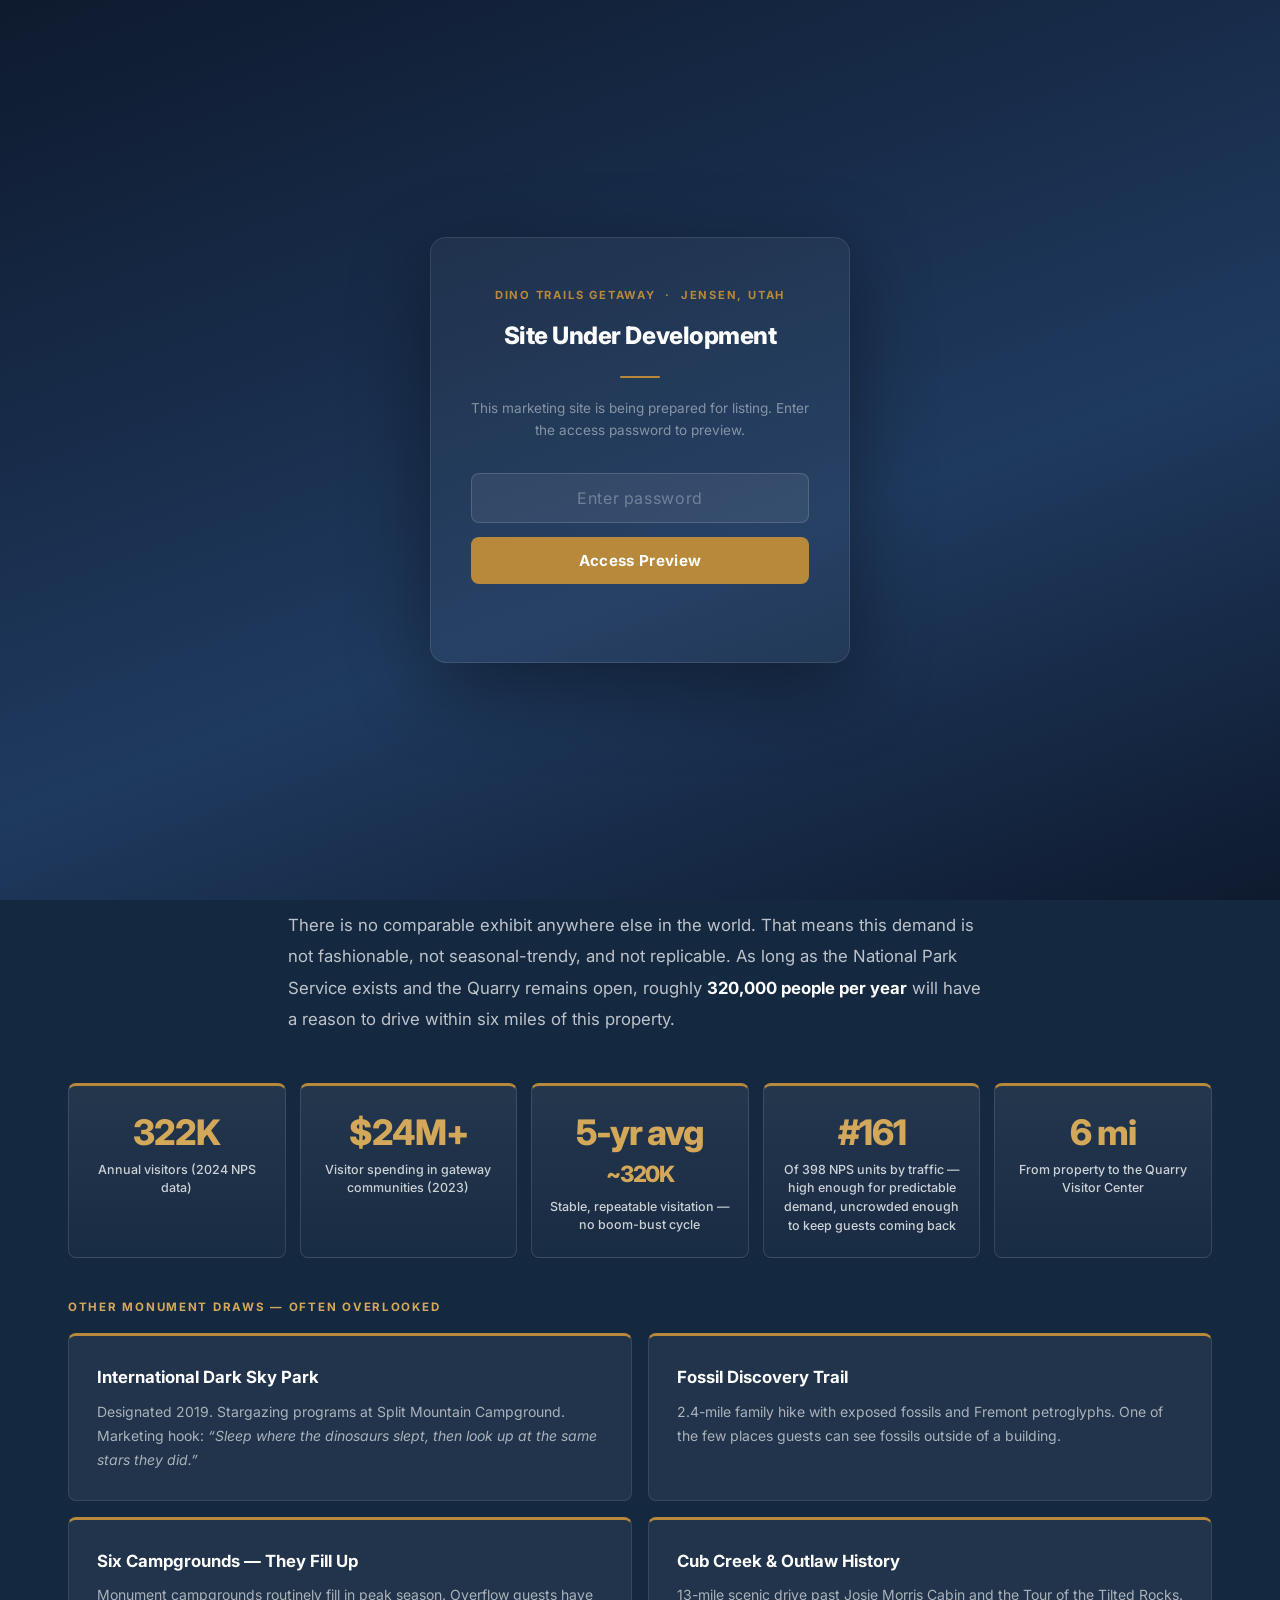
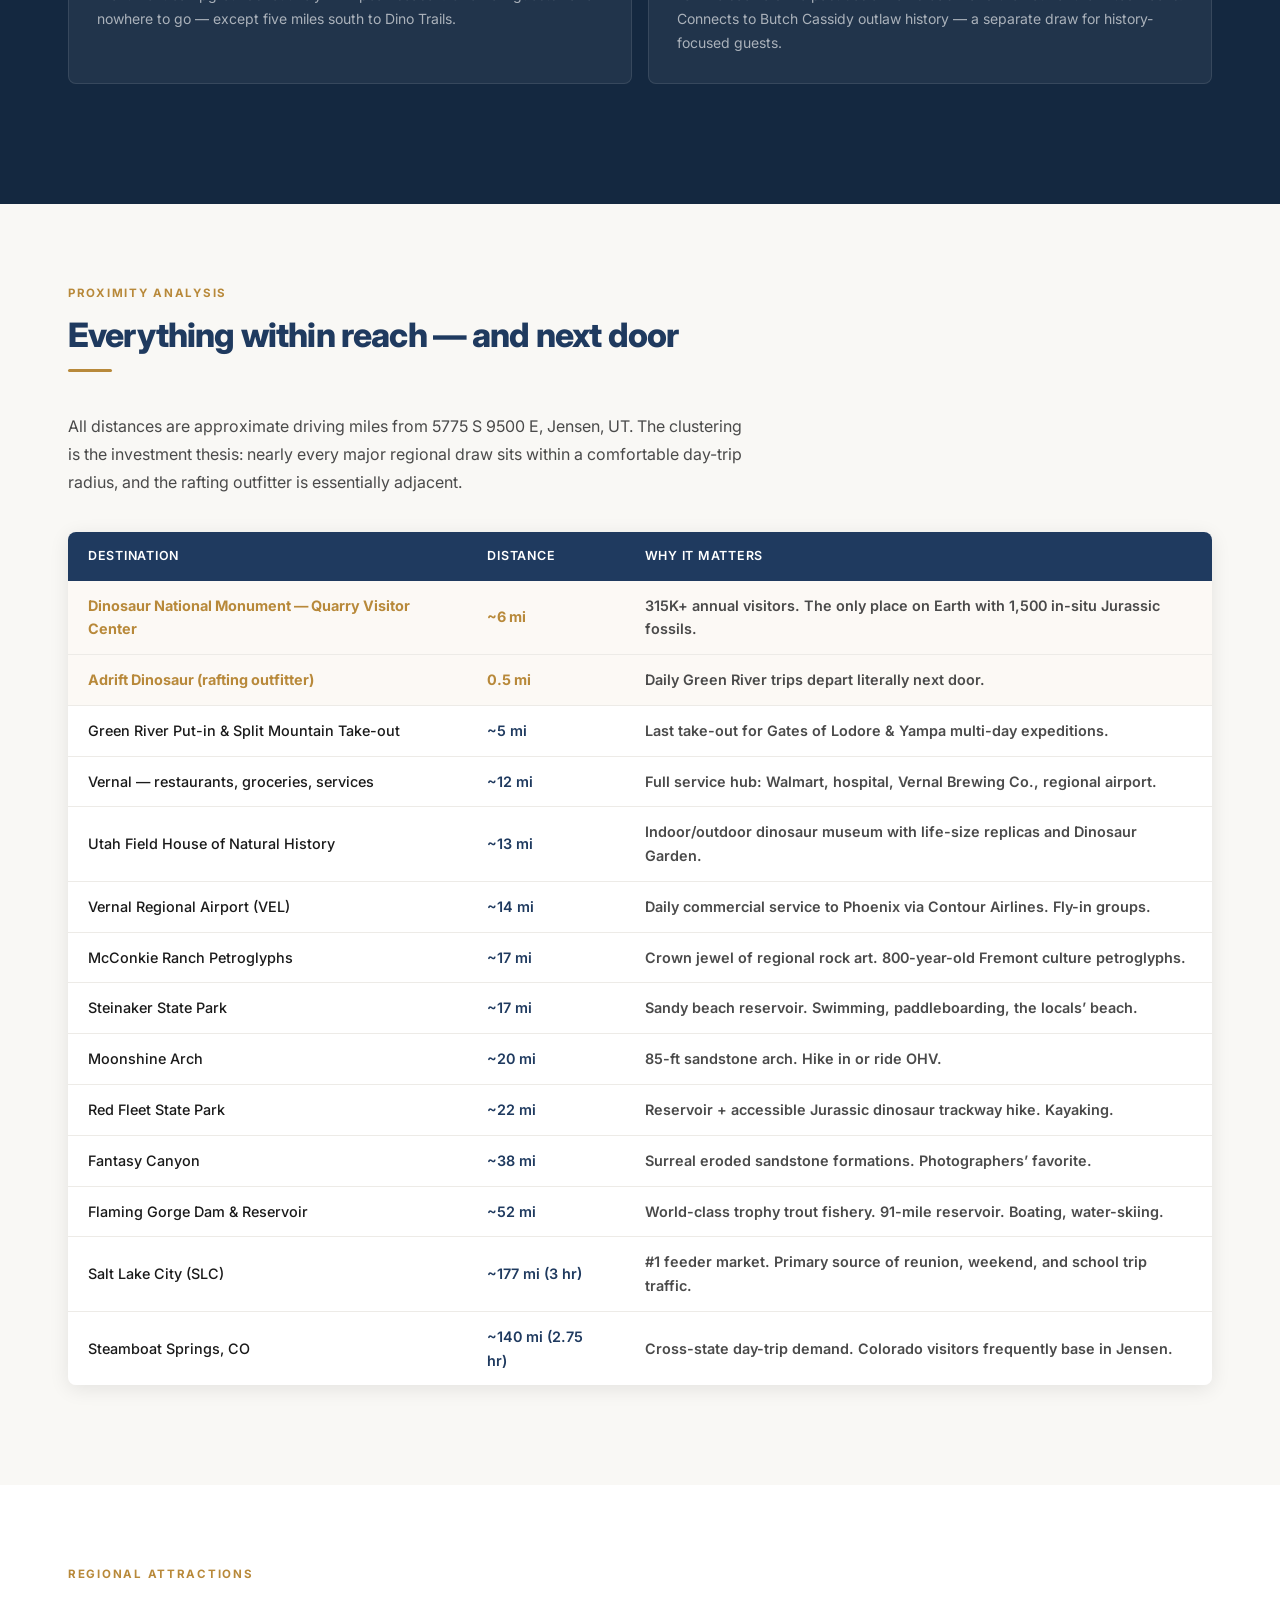
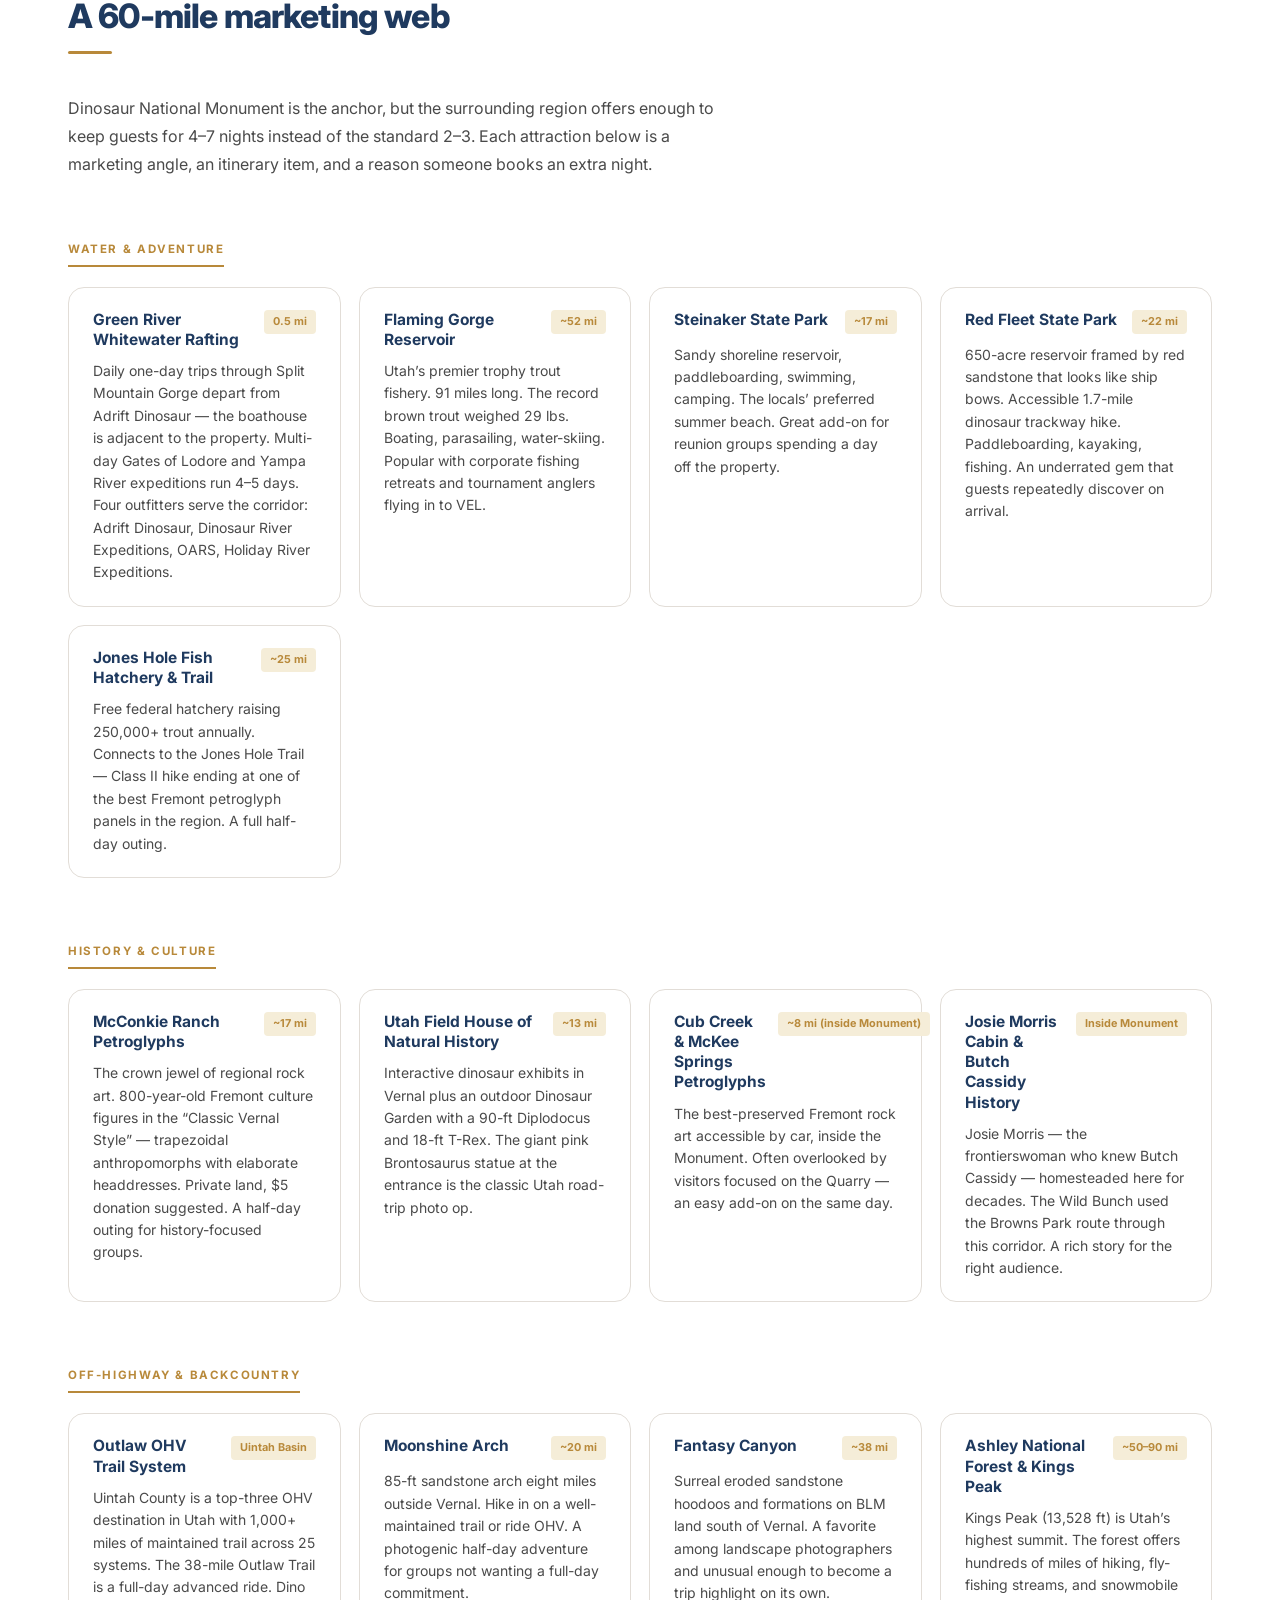
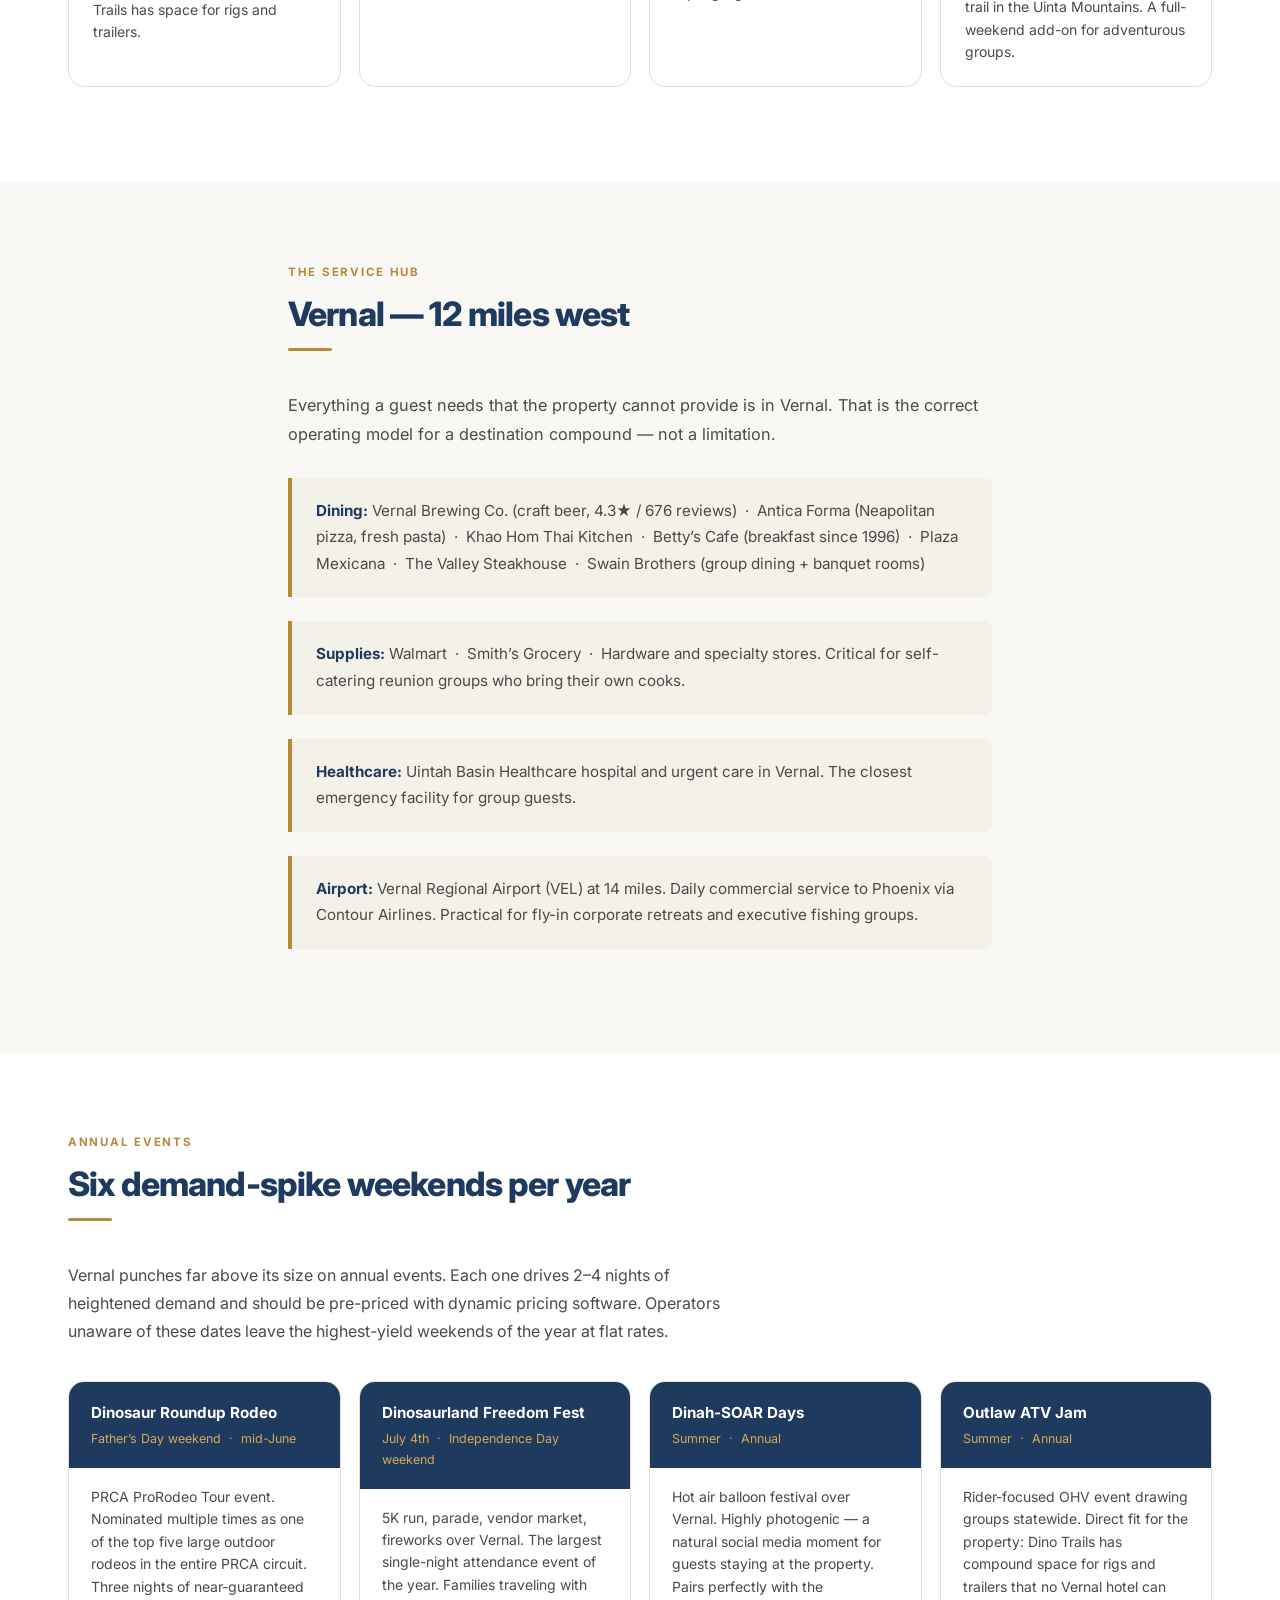
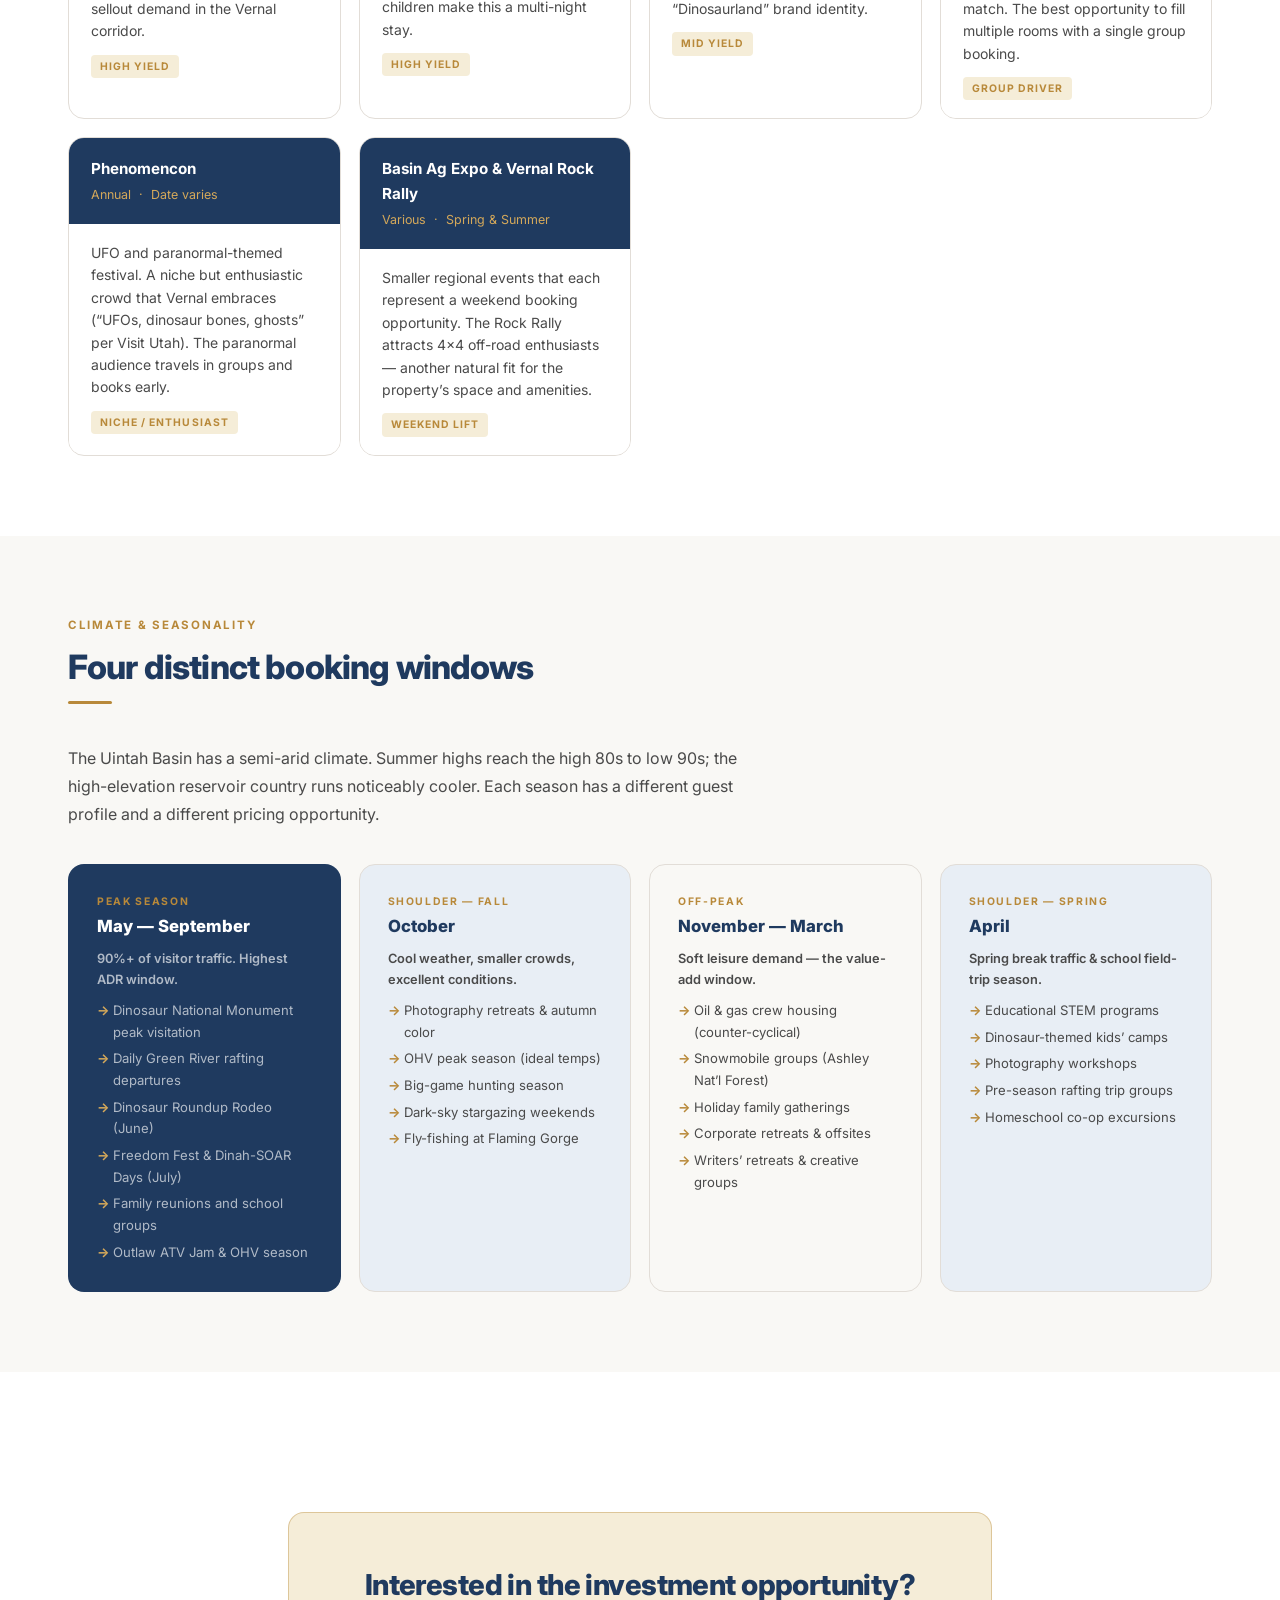
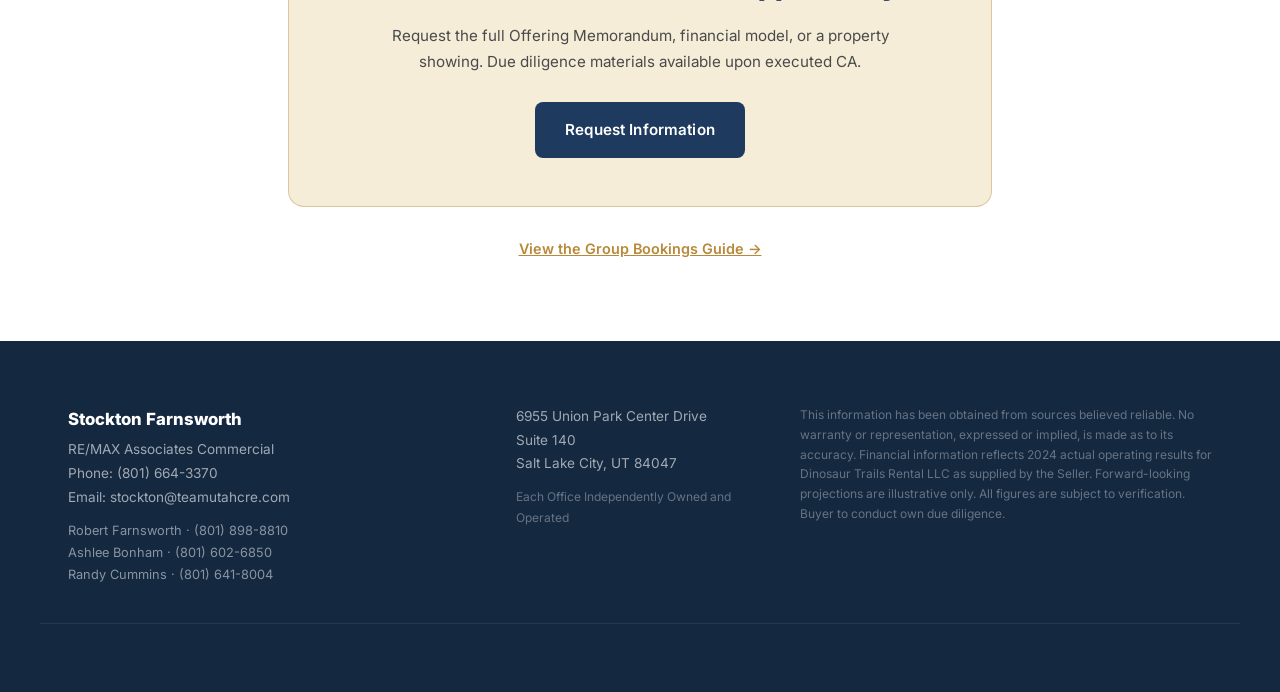
<file: area-guide.html>
<!DOCTYPE html>
<html lang="en">
<head>
  <meta charset="UTF-8">
  <meta name="viewport" content="width=device-width, initial-scale=1.0">
  <title>Area Guide: Things to Do Near Dinosaur National Monument | Dino Trails Getaway</title>
  <meta name="description" content="Complete area guide for Dino Trails Getaway in Jensen, Utah. 6 miles from the Dinosaur National Monument Quarry Visitor Center. Rafting, OHV trails, stargazing, history, and 315,000+ annual visitors at your doorstep.">
  <meta property="og:title" content="Area Guide — Dino Trails Getaway | Jensen, Utah">
  <meta property="og:description" content="Gateway to Dinosaur National Monument. Whitewater rafting next door. 60-mile web of world-class outdoor recreation. Annual events that fill lodging for miles around.">
  <meta property="og:type" content="website">
  <link rel="preconnect" href="https://fonts.googleapis.com">
  <link rel="preconnect" href="https://fonts.gstatic.com" crossorigin>
  <link href="https://fonts.googleapis.com/css2?family=Inter:wght@400;500;600;700;800&display=swap" rel="stylesheet">
  <link rel="stylesheet" href="css/styles.css">
</head>
<body>

  <!-- PASSWORD GATE -->
  <div id="password-gate">
    <div class="gate-box">
      <p class="gate-eyebrow">Dino Trails Getaway &nbsp;·&nbsp; Jensen, Utah</p>
      <h2 class="gate-title">Site Under Development</h2>
      <div class="gate-divider"></div>
      <p class="gate-sub">This marketing site is being prepared for listing. Enter the access password to preview.</p>
      <input type="password" id="gate-input" class="gate-input" placeholder="Enter password" autocomplete="off">
      <button class="gate-btn" id="gate-btn">Access Preview</button>
      <p class="gate-error" id="gate-error"></p>
    </div>
  </div>

  <!-- DEV BANNER -->
  <div id="dev-banner">
    Site under development &nbsp;·&nbsp; For authorized preview only &nbsp;·&nbsp; Not yet public
    <a id="gate-logout" title="Lock site">Lock</a>
  </div>

  <!-- NAV -->
  <nav id="navbar">
    <div class="nav-inner">
      <div class="nav-brand">Dino Trails Getaway</div>
      <button class="nav-toggle" aria-label="Toggle navigation">&#9776;</button>
      <ul class="nav-links">
        <li><a href="index.html#opportunity">Opportunity</a></li>
        <li><a href="index.html#property">Property</a></li>
        <li><a href="index.html#financials">Financials</a></li>
        <li><a href="index.html#market">Market</a></li>
        <li><a href="index.html#location">Location</a></li>
        <li><a href="area-guide.html" class="nav-active">Area Guide</a></li>
        <li><a href="groups.html">For Groups</a></li>
        <li><a href="investment.html">Investment</a></li>
        <li><a href="gallery.html">Gallery</a></li>
        <li><a href="index.html#contact" class="nav-cta">Request Info</a></li>
      </ul>
    </div>
  </nav>

  <!-- PAGE HERO -->
  <section class="page-hero page-hero-to-dark">
    <div class="container">
      <span class="page-hero-eyebrow">Jensen, Utah &nbsp;·&nbsp; Gateway to Dinosaurland</span>
      <h1>Location &amp; Area Guide</h1>
      <p class="page-hero-sub">Dino Trails Getaway sits at the center of one of the most under-marketed high-demand tourism corridors in the American West. Here is everything around the property &mdash; and why it matters.</p>
    </div>
  </section>

  <!-- ══════════════════════ THE DEMAND ANCHOR ══════════════════════ -->
  <section class="page-section-navy">
    <div class="container container-narrow">
      <p class="section-eyebrow fade-in">Primary Demand Anchor</p>
      <h2 class="section-title-lg fade-in">Dinosaur National Monument &mdash; The Quarry</h2>
      <p class="fade-in" style="color:rgba(255,255,255,0.72);font-size:1.05rem;line-height:1.85;margin-bottom:1.5rem;">
        Most great fossil deposits are excavated until there is nothing left to see. The Carnegie Quarry at Dinosaur National Monument is the exception. The National Park Service deliberately stopped extraction in the 1950s so the Wall of Bones could be preserved <em>in situ</em> &mdash; a 150-foot rock face displaying approximately 1,500 articulated Jurassic dinosaur fossils, exactly where an ancient river deposited them 150 million years ago. Visitors can literally touch the bones.
      </p>
      <p class="fade-in" style="color:rgba(255,255,255,0.72);font-size:1.05rem;line-height:1.85;margin-bottom:0;">
        There is no comparable exhibit anywhere else in the world. That means this demand is not fashionable, not seasonal-trendy, and not replicable. As long as the National Park Service exists and the Quarry remains open, roughly <strong style="color:var(--white);">320,000 people per year</strong> will have a reason to drive within six miles of this property.
      </p>
    </div>

    <div class="container fade-in" style="margin-top:48px;">
      <div class="dnm-stats">
        <div class="dnm-stat">
          <div class="dnm-stat-value">322K</div>
          <div class="dnm-stat-label">Annual visitors (2024 NPS data)</div>
        </div>
        <div class="dnm-stat">
          <div class="dnm-stat-value">$24M+</div>
          <div class="dnm-stat-label">Visitor spending in gateway communities (2023)</div>
        </div>
        <div class="dnm-stat">
          <div class="dnm-stat-value">5-yr avg<br><span style="font-size:1.4rem">~320K</span></div>
          <div class="dnm-stat-label">Stable, repeatable visitation — no boom-bust cycle</div>
        </div>
        <div class="dnm-stat">
          <div class="dnm-stat-value">#161</div>
          <div class="dnm-stat-label">Of 398 NPS units by traffic — high enough for predictable demand, uncrowded enough to keep guests coming back</div>
        </div>
        <div class="dnm-stat">
          <div class="dnm-stat-value">6 mi</div>
          <div class="dnm-stat-label">From property to the Quarry Visitor Center</div>
        </div>
      </div>
    </div>

    <div class="container fade-in" style="margin-top:40px;">
      <p class="section-eyebrow" style="color:var(--gold-light);margin-bottom:16px;">Other Monument Draws — Often Overlooked</p>
      <div class="buildings-grid" style="--buildings-cols:2;">
        <div class="building-card card-dark">
          <h3>International Dark Sky Park</h3>
          <p>Designated 2019. Stargazing programs at Split Mountain Campground. Marketing hook: <em>&ldquo;Sleep where the dinosaurs slept, then look up at the same stars they did.&rdquo;</em></p>
        </div>
        <div class="building-card card-dark">
          <h3>Fossil Discovery Trail</h3>
          <p>2.4-mile family hike with exposed fossils and Fremont petroglyphs. One of the few places guests can see fossils outside of a building.</p>
        </div>
        <div class="building-card card-dark">
          <h3>Six Campgrounds &mdash; They Fill Up</h3>
          <p>Monument campgrounds routinely fill in peak season. Overflow guests have nowhere to go &mdash; except five miles south to Dino Trails.</p>
        </div>
        <div class="building-card card-dark">
          <h3>Cub Creek &amp; Outlaw History</h3>
          <p>13-mile scenic drive past Josie Morris Cabin and the Tour of the Tilted Rocks. Connects to Butch Cassidy outlaw history &mdash; a separate draw for history-focused guests.</p>
        </div>
      </div>
    </div>
  </section>

  <!-- ══════════════════════ PROXIMITY TABLE ══════════════════════ -->
  <section class="page-section-alt">
    <div class="container">
      <p class="section-eyebrow fade-in">Proximity Analysis</p>
      <h2 class="section-title fade-in">Everything within reach &mdash; and next door</h2>
      <p class="fade-in" style="color:var(--text-mid);margin-bottom:36px;max-width:680px;line-height:1.75;">All distances are approximate driving miles from 5775 S 9500 E, Jensen, UT. The clustering is the investment thesis: nearly every major regional draw sits within a comfortable day-trip radius, and the rafting outfitter is essentially adjacent.</p>
      <div class="financials-table-wrap fade-in">
        <table class="financials-table">
          <thead>
            <tr>
              <th>Destination</th>
              <th style="text-align:left">Distance</th>
              <th style="text-align:left">Why It Matters</th>
            </tr>
          </thead>
          <tbody>
            <tr class="proximity-primary">
              <td>Dinosaur National Monument &mdash; Quarry Visitor Center</td>
              <td style="text-align:left;color:var(--gold);font-weight:700;">~6 mi</td>
              <td style="text-align:left;color:var(--text-mid);">315K+ annual visitors. The only place on Earth with 1,500 in-situ Jurassic fossils.</td>
            </tr>
            <tr class="proximity-primary">
              <td>Adrift Dinosaur (rafting outfitter)</td>
              <td style="text-align:left;color:var(--gold);font-weight:700;">0.5 mi</td>
              <td style="text-align:left;color:var(--text-mid);">Daily Green River trips depart literally next door.</td>
            </tr>
            <tr>
              <td>Green River Put-in &amp; Split Mountain Take-out</td>
              <td style="text-align:left;font-weight:600;color:var(--navy);">~5 mi</td>
              <td style="text-align:left;color:var(--text-mid);">Last take-out for Gates of Lodore &amp; Yampa multi-day expeditions.</td>
            </tr>
            <tr>
              <td>Vernal &mdash; restaurants, groceries, services</td>
              <td style="text-align:left;font-weight:600;color:var(--navy);">~12 mi</td>
              <td style="text-align:left;color:var(--text-mid);">Full service hub: Walmart, hospital, Vernal Brewing Co., regional airport.</td>
            </tr>
            <tr>
              <td>Utah Field House of Natural History</td>
              <td style="text-align:left;font-weight:600;color:var(--navy);">~13 mi</td>
              <td style="text-align:left;color:var(--text-mid);">Indoor/outdoor dinosaur museum with life-size replicas and Dinosaur Garden.</td>
            </tr>
            <tr>
              <td>Vernal Regional Airport (VEL)</td>
              <td style="text-align:left;font-weight:600;color:var(--navy);">~14 mi</td>
              <td style="text-align:left;color:var(--text-mid);">Daily commercial service to Phoenix via Contour Airlines. Fly-in groups.</td>
            </tr>
            <tr>
              <td>McConkie Ranch Petroglyphs</td>
              <td style="text-align:left;font-weight:600;color:var(--navy);">~17 mi</td>
              <td style="text-align:left;color:var(--text-mid);">Crown jewel of regional rock art. 800-year-old Fremont culture petroglyphs.</td>
            </tr>
            <tr>
              <td>Steinaker State Park</td>
              <td style="text-align:left;font-weight:600;color:var(--navy);">~17 mi</td>
              <td style="text-align:left;color:var(--text-mid);">Sandy beach reservoir. Swimming, paddleboarding, the locals&rsquo; beach.</td>
            </tr>
            <tr>
              <td>Moonshine Arch</td>
              <td style="text-align:left;font-weight:600;color:var(--navy);">~20 mi</td>
              <td style="text-align:left;color:var(--text-mid);">85-ft sandstone arch. Hike in or ride OHV.</td>
            </tr>
            <tr>
              <td>Red Fleet State Park</td>
              <td style="text-align:left;font-weight:600;color:var(--navy);">~22 mi</td>
              <td style="text-align:left;color:var(--text-mid);">Reservoir + accessible Jurassic dinosaur trackway hike. Kayaking.</td>
            </tr>
            <tr>
              <td>Fantasy Canyon</td>
              <td style="text-align:left;font-weight:600;color:var(--navy);">~38 mi</td>
              <td style="text-align:left;color:var(--text-mid);">Surreal eroded sandstone formations. Photographers&rsquo; favorite.</td>
            </tr>
            <tr>
              <td>Flaming Gorge Dam &amp; Reservoir</td>
              <td style="text-align:left;font-weight:600;color:var(--navy);">~52 mi</td>
              <td style="text-align:left;color:var(--text-mid);">World-class trophy trout fishery. 91-mile reservoir. Boating, water-skiing.</td>
            </tr>
            <tr>
              <td>Salt Lake City (SLC)</td>
              <td style="text-align:left;font-weight:600;color:var(--navy);">~177 mi (3 hr)</td>
              <td style="text-align:left;color:var(--text-mid);">#1 feeder market. Primary source of reunion, weekend, and school trip traffic.</td>
            </tr>
            <tr>
              <td>Steamboat Springs, CO</td>
              <td style="text-align:left;font-weight:600;color:var(--navy);">~140 mi (2.75 hr)</td>
              <td style="text-align:left;color:var(--text-mid);">Cross-state day-trip demand. Colorado visitors frequently base in Jensen.</td>
            </tr>
          </tbody>
        </table>
      </div>
    </div>
  </section>

  <!-- ══════════════════════ REGIONAL ATTRACTIONS ══════════════════════ -->
  <section class="page-section">
    <div class="container">
      <p class="section-eyebrow fade-in">Regional Attractions</p>
      <h2 class="section-title fade-in">A 60-mile marketing web</h2>
      <p class="fade-in" style="color:var(--text-mid);max-width:680px;margin-bottom:56px;line-height:1.75;">Dinosaur National Monument is the anchor, but the surrounding region offers enough to keep guests for 4&ndash;7 nights instead of the standard 2&ndash;3. Each attraction below is a marketing angle, an itinerary item, and a reason someone books an extra night.</p>

      <!-- Water & Adventure -->
      <p class="attraction-category-label fade-in">Water &amp; Adventure</p>
      <div class="attractions-grid fade-in">
        <div class="attraction-card">
          <div class="attraction-card-header">
            <span class="attraction-name">Green River Whitewater Rafting</span>
            <span class="attraction-distance">0.5 mi</span>
          </div>
          <p class="attraction-desc">Daily one-day trips through Split Mountain Gorge depart from Adrift Dinosaur &mdash; the boathouse is adjacent to the property. Multi-day Gates of Lodore and Yampa River expeditions run 4&ndash;5 days. Four outfitters serve the corridor: Adrift Dinosaur, Dinosaur River Expeditions, OARS, Holiday River Expeditions.</p>
        </div>
        <div class="attraction-card">
          <div class="attraction-card-header">
            <span class="attraction-name">Flaming Gorge Reservoir</span>
            <span class="attraction-distance">~52 mi</span>
          </div>
          <p class="attraction-desc">Utah&rsquo;s premier trophy trout fishery. 91 miles long. The record brown trout weighed 29 lbs. Boating, parasailing, water-skiing. Popular with corporate fishing retreats and tournament anglers flying in to VEL.</p>
        </div>
        <div class="attraction-card">
          <div class="attraction-card-header">
            <span class="attraction-name">Steinaker State Park</span>
            <span class="attraction-distance">~17 mi</span>
          </div>
          <p class="attraction-desc">Sandy shoreline reservoir, paddleboarding, swimming, camping. The locals&rsquo; preferred summer beach. Great add-on for reunion groups spending a day off the property.</p>
        </div>
        <div class="attraction-card">
          <div class="attraction-card-header">
            <span class="attraction-name">Red Fleet State Park</span>
            <span class="attraction-distance">~22 mi</span>
          </div>
          <p class="attraction-desc">650-acre reservoir framed by red sandstone that looks like ship bows. Accessible 1.7-mile dinosaur trackway hike. Paddleboarding, kayaking, fishing. An underrated gem that guests repeatedly discover on arrival.</p>
        </div>
        <div class="attraction-card">
          <div class="attraction-card-header">
            <span class="attraction-name">Jones Hole Fish Hatchery &amp; Trail</span>
            <span class="attraction-distance">~25 mi</span>
          </div>
          <p class="attraction-desc">Free federal hatchery raising 250,000+ trout annually. Connects to the Jones Hole Trail &mdash; Class II hike ending at one of the best Fremont petroglyph panels in the region. A full half-day outing.</p>
        </div>
      </div>

      <!-- History & Culture -->
      <p class="attraction-category-label fade-in" style="margin-top:48px;">History &amp; Culture</p>
      <div class="attractions-grid fade-in">
        <div class="attraction-card">
          <div class="attraction-card-header">
            <span class="attraction-name">McConkie Ranch Petroglyphs</span>
            <span class="attraction-distance">~17 mi</span>
          </div>
          <p class="attraction-desc">The crown jewel of regional rock art. 800-year-old Fremont culture figures in the &ldquo;Classic Vernal Style&rdquo; &mdash; trapezoidal anthropomorphs with elaborate headdresses. Private land, $5 donation suggested. A half-day outing for history-focused groups.</p>
        </div>
        <div class="attraction-card">
          <div class="attraction-card-header">
            <span class="attraction-name">Utah Field House of Natural History</span>
            <span class="attraction-distance">~13 mi</span>
          </div>
          <p class="attraction-desc">Interactive dinosaur exhibits in Vernal plus an outdoor Dinosaur Garden with a 90-ft Diplodocus and 18-ft T-Rex. The giant pink Brontosaurus statue at the entrance is the classic Utah road-trip photo op.</p>
        </div>
        <div class="attraction-card">
          <div class="attraction-card-header">
            <span class="attraction-name">Cub Creek &amp; McKee Springs Petroglyphs</span>
            <span class="attraction-distance">~8 mi (inside Monument)</span>
          </div>
          <p class="attraction-desc">The best-preserved Fremont rock art accessible by car, inside the Monument. Often overlooked by visitors focused on the Quarry &mdash; an easy add-on on the same day.</p>
        </div>
        <div class="attraction-card">
          <div class="attraction-card-header">
            <span class="attraction-name">Josie Morris Cabin &amp; Butch Cassidy History</span>
            <span class="attraction-distance">Inside Monument</span>
          </div>
          <p class="attraction-desc">Josie Morris &mdash; the frontierswoman who knew Butch Cassidy &mdash; homesteaded here for decades. The Wild Bunch used the Browns Park route through this corridor. A rich story for the right audience.</p>
        </div>
      </div>

      <!-- OHV & Backcountry -->
      <p class="attraction-category-label fade-in" style="margin-top:48px;">Off-Highway &amp; Backcountry</p>
      <div class="attractions-grid fade-in">
        <div class="attraction-card">
          <div class="attraction-card-header">
            <span class="attraction-name">Outlaw OHV Trail System</span>
            <span class="attraction-distance">Uintah Basin</span>
          </div>
          <p class="attraction-desc">Uintah County is a top-three OHV destination in Utah with 1,000+ miles of maintained trail across 25 systems. The 38-mile Outlaw Trail is a full-day advanced ride. Dino Trails has space for rigs and trailers.</p>
        </div>
        <div class="attraction-card">
          <div class="attraction-card-header">
            <span class="attraction-name">Moonshine Arch</span>
            <span class="attraction-distance">~20 mi</span>
          </div>
          <p class="attraction-desc">85-ft sandstone arch eight miles outside Vernal. Hike in on a well-maintained trail or ride OHV. A photogenic half-day adventure for groups not wanting a full-day commitment.</p>
        </div>
        <div class="attraction-card">
          <div class="attraction-card-header">
            <span class="attraction-name">Fantasy Canyon</span>
            <span class="attraction-distance">~38 mi</span>
          </div>
          <p class="attraction-desc">Surreal eroded sandstone hoodoos and formations on BLM land south of Vernal. A favorite among landscape photographers and unusual enough to become a trip highlight on its own.</p>
        </div>
        <div class="attraction-card">
          <div class="attraction-card-header">
            <span class="attraction-name">Ashley National Forest &amp; Kings Peak</span>
            <span class="attraction-distance">~50&ndash;90 mi</span>
          </div>
          <p class="attraction-desc">Kings Peak (13,528 ft) is Utah&rsquo;s highest summit. The forest offers hundreds of miles of hiking, fly-fishing streams, and snowmobile trail in the Uinta Mountains. A full-weekend add-on for adventurous groups.</p>
        </div>
      </div>
    </div>
  </section>

  <!-- ══════════════════════ VERNAL SERVICE HUB ══════════════════════ -->
  <section class="page-section-alt">
    <div class="container container-narrow">
      <p class="section-eyebrow fade-in">The Service Hub</p>
      <h2 class="section-title fade-in">Vernal &mdash; 12 miles west</h2>
      <p class="fade-in" style="color:var(--text-mid);font-size:1.02rem;line-height:1.8;margin-bottom:28px;">Everything a guest needs that the property cannot provide is in Vernal. That is the correct operating model for a destination compound &mdash; not a limitation.</p>
      <div class="highlight-box fade-in">
        <p><strong>Dining:</strong> Vernal Brewing Co. (craft beer, 4.3&starf; / 676 reviews) &nbsp;&middot;&nbsp; Antica Forma (Neapolitan pizza, fresh pasta) &nbsp;&middot;&nbsp; Khao Hom Thai Kitchen &nbsp;&middot;&nbsp; Betty&rsquo;s Cafe (breakfast since 1996) &nbsp;&middot;&nbsp; Plaza Mexicana &nbsp;&middot;&nbsp; The Valley Steakhouse &nbsp;&middot;&nbsp; Swain Brothers (group dining + banquet rooms)</p>
      </div>
      <div class="highlight-box fade-in">
        <p><strong>Supplies:</strong> Walmart &nbsp;&middot;&nbsp; Smith&rsquo;s Grocery &nbsp;&middot;&nbsp; Hardware and specialty stores. Critical for self-catering reunion groups who bring their own cooks.</p>
      </div>
      <div class="highlight-box fade-in">
        <p><strong>Healthcare:</strong> Uintah Basin Healthcare hospital and urgent care in Vernal. The closest emergency facility for group guests.</p>
      </div>
      <div class="highlight-box fade-in">
        <p><strong>Airport:</strong> Vernal Regional Airport (VEL) at 14 miles. Daily commercial service to Phoenix via Contour Airlines. Practical for fly-in corporate retreats and executive fishing groups.</p>
      </div>
    </div>
  </section>

  <!-- ══════════════════════ ANNUAL EVENTS ══════════════════════ -->
  <section class="page-section">
    <div class="container">
      <p class="section-eyebrow fade-in">Annual Events</p>
      <h2 class="section-title fade-in">Six demand-spike weekends per year</h2>
      <p class="fade-in" style="color:var(--text-mid);max-width:680px;margin-bottom:8px;line-height:1.75;">Vernal punches far above its size on annual events. Each one drives 2&ndash;4 nights of heightened demand and should be pre-priced with dynamic pricing software. Operators unaware of these dates leave the highest-yield weekends of the year at flat rates.</p>
      <div class="events-grid fade-in">
        <div class="event-card">
          <div class="event-card-header">
            <div class="event-card-title">Dinosaur Roundup Rodeo</div>
            <div class="event-card-date">Father&rsquo;s Day weekend &nbsp;&middot;&nbsp; mid-June</div>
          </div>
          <div class="event-card-body">
            <p>PRCA ProRodeo Tour event. Nominated multiple times as one of the top five large outdoor rodeos in the entire PRCA circuit. Three nights of near-guaranteed sellout demand in the Vernal corridor.</p>
            <span class="event-card-tag">High Yield</span>
          </div>
        </div>
        <div class="event-card">
          <div class="event-card-header">
            <div class="event-card-title">Dinosaurland Freedom Fest</div>
            <div class="event-card-date">July 4th &nbsp;&middot;&nbsp; Independence Day weekend</div>
          </div>
          <div class="event-card-body">
            <p>5K run, parade, vendor market, fireworks over Vernal. The largest single-night attendance event of the year. Families traveling with children make this a multi-night stay.</p>
            <span class="event-card-tag">High Yield</span>
          </div>
        </div>
        <div class="event-card">
          <div class="event-card-header">
            <div class="event-card-title">Dinah-SOAR Days</div>
            <div class="event-card-date">Summer &nbsp;&middot;&nbsp; Annual</div>
          </div>
          <div class="event-card-body">
            <p>Hot air balloon festival over Vernal. Highly photogenic &mdash; a natural social media moment for guests staying at the property. Pairs perfectly with the &ldquo;Dinosaurland&rdquo; brand identity.</p>
            <span class="event-card-tag">Mid Yield</span>
          </div>
        </div>
        <div class="event-card">
          <div class="event-card-header">
            <div class="event-card-title">Outlaw ATV Jam</div>
            <div class="event-card-date">Summer &nbsp;&middot;&nbsp; Annual</div>
          </div>
          <div class="event-card-body">
            <p>Rider-focused OHV event drawing groups statewide. Direct fit for the property: Dino Trails has compound space for rigs and trailers that no Vernal hotel can match. The best opportunity to fill multiple rooms with a single group booking.</p>
            <span class="event-card-tag">Group Driver</span>
          </div>
        </div>
        <div class="event-card">
          <div class="event-card-header">
            <div class="event-card-title">Phenomencon</div>
            <div class="event-card-date">Annual &nbsp;&middot;&nbsp; Date varies</div>
          </div>
          <div class="event-card-body">
            <p>UFO and paranormal-themed festival. A niche but enthusiastic crowd that Vernal embraces (&ldquo;UFOs, dinosaur bones, ghosts&rdquo; per Visit Utah). The paranormal audience travels in groups and books early.</p>
            <span class="event-card-tag">Niche / Enthusiast</span>
          </div>
        </div>
        <div class="event-card">
          <div class="event-card-header">
            <div class="event-card-title">Basin Ag Expo &amp; Vernal Rock Rally</div>
            <div class="event-card-date">Various &nbsp;&middot;&nbsp; Spring &amp; Summer</div>
          </div>
          <div class="event-card-body">
            <p>Smaller regional events that each represent a weekend booking opportunity. The Rock Rally attracts 4x4 off-road enthusiasts &mdash; another natural fit for the property&rsquo;s space and amenities.</p>
            <span class="event-card-tag">Weekend Lift</span>
          </div>
        </div>
      </div>
    </div>
  </section>

  <!-- ══════════════════════ SEASONALITY ══════════════════════ -->
  <section class="page-section-alt">
    <div class="container">
      <p class="section-eyebrow fade-in">Climate &amp; Seasonality</p>
      <h2 class="section-title fade-in">Four distinct booking windows</h2>
      <p class="fade-in" style="color:var(--text-mid);max-width:680px;margin-bottom:8px;line-height:1.75;">The Uintah Basin has a semi-arid climate. Summer highs reach the high 80s to low 90s; the high-elevation reservoir country runs noticeably cooler. Each season has a different guest profile and a different pricing opportunity.</p>
      <div class="season-grid fade-in">
        <div class="season-card peak">
          <span class="season-label">Peak Season</span>
          <div class="season-name">May &mdash; September</div>
          <p class="season-profile">90%+ of visitor traffic. Highest ADR window.</p>
          <ul class="season-hooks">
            <li>Dinosaur National Monument peak visitation</li>
            <li>Daily Green River rafting departures</li>
            <li>Dinosaur Roundup Rodeo (June)</li>
            <li>Freedom Fest &amp; Dinah-SOAR Days (July)</li>
            <li>Family reunions and school groups</li>
            <li>Outlaw ATV Jam &amp; OHV season</li>
          </ul>
        </div>
        <div class="season-card shoulder">
          <span class="season-label">Shoulder &mdash; Fall</span>
          <div class="season-name">October</div>
          <p class="season-profile">Cool weather, smaller crowds, excellent conditions.</p>
          <ul class="season-hooks">
            <li>Photography retreats &amp; autumn color</li>
            <li>OHV peak season (ideal temps)</li>
            <li>Big-game hunting season</li>
            <li>Dark-sky stargazing weekends</li>
            <li>Fly-fishing at Flaming Gorge</li>
          </ul>
        </div>
        <div class="season-card offpeak">
          <span class="season-label">Off-Peak</span>
          <div class="season-name">November &mdash; March</div>
          <p class="season-profile">Soft leisure demand &mdash; the value-add window.</p>
          <ul class="season-hooks">
            <li>Oil &amp; gas crew housing (counter-cyclical)</li>
            <li>Snowmobile groups (Ashley Nat&rsquo;l Forest)</li>
            <li>Holiday family gatherings</li>
            <li>Corporate retreats &amp; offsites</li>
            <li>Writers&rsquo; retreats &amp; creative groups</li>
          </ul>
        </div>
        <div class="season-card shoulder">
          <span class="season-label">Shoulder &mdash; Spring</span>
          <div class="season-name">April</div>
          <p class="season-profile">Spring break traffic &amp; school field-trip season.</p>
          <ul class="season-hooks">
            <li>Educational STEM programs</li>
            <li>Dinosaur-themed kids&rsquo; camps</li>
            <li>Photography workshops</li>
            <li>Pre-season rafting trip groups</li>
            <li>Homeschool co-op excursions</li>
          </ul>
        </div>
      </div>
    </div>
  </section>

  <!-- ══════════════════════ CTA ══════════════════════ -->
  <section class="page-section">
    <div class="container container-narrow">
      <div class="cta-strip fade-in">
        <h3>Interested in the investment opportunity?</h3>
        <p>Request the full Offering Memorandum, financial model, or a property showing. Due diligence materials available upon executed CA.</p>
        <a href="index.html#contact" class="btn">Request Information</a>
      </div>
      <div style="text-align:center;margin-top:28px;" class="fade-in">
        <a href="groups.html" style="color:var(--gold);font-size:0.9rem;font-weight:600;text-decoration:underline;">View the Group Bookings Guide &rarr;</a>
      </div>
    </div>
  </section>

  <!-- FOOTER -->
  <footer id="footer">
    <div class="container footer-inner">
      <div class="footer-agent">
        <p class="footer-name">Stockton Farnsworth</p>
        <p>RE/MAX Associates Commercial</p>
        <p>Phone: <a href="tel:8016643370">(801) 664-3370</a></p>
        <p>Email: <a href="mailto:stockton@teamutahcre.com">stockton@teamutahcre.com</a></p>
        <p style="margin-top:10px;font-size:0.8rem;color:rgba(255,255,255,0.5)">
          Robert Farnsworth &middot; (801) 898-8810<br>
          Ashlee Bonham &middot; (801) 602-6850<br>
          Randy Cummins &middot; (801) 641-8004
        </p>
      </div>
      <div class="footer-office">
        <p>6955 Union Park Center Drive</p>
        <p>Suite 140</p>
        <p>Salt Lake City, UT 84047</p>
        <p class="footer-remax">Each Office Independently Owned and Operated</p>
      </div>
      <div class="footer-disclaimer">
        <p>This information has been obtained from sources believed reliable. No warranty or representation, expressed or implied, is made as to its accuracy. Financial information reflects 2024 actual operating results for Dinosaur Trails Rental LLC as supplied by the Seller. Forward-looking projections are illustrative only. All figures are subject to verification. Buyer to conduct own due diligence.</p>
      </div>
    </div>
  </footer>

  <script src="js/main.js"></script>
</body>
</html>
</file>
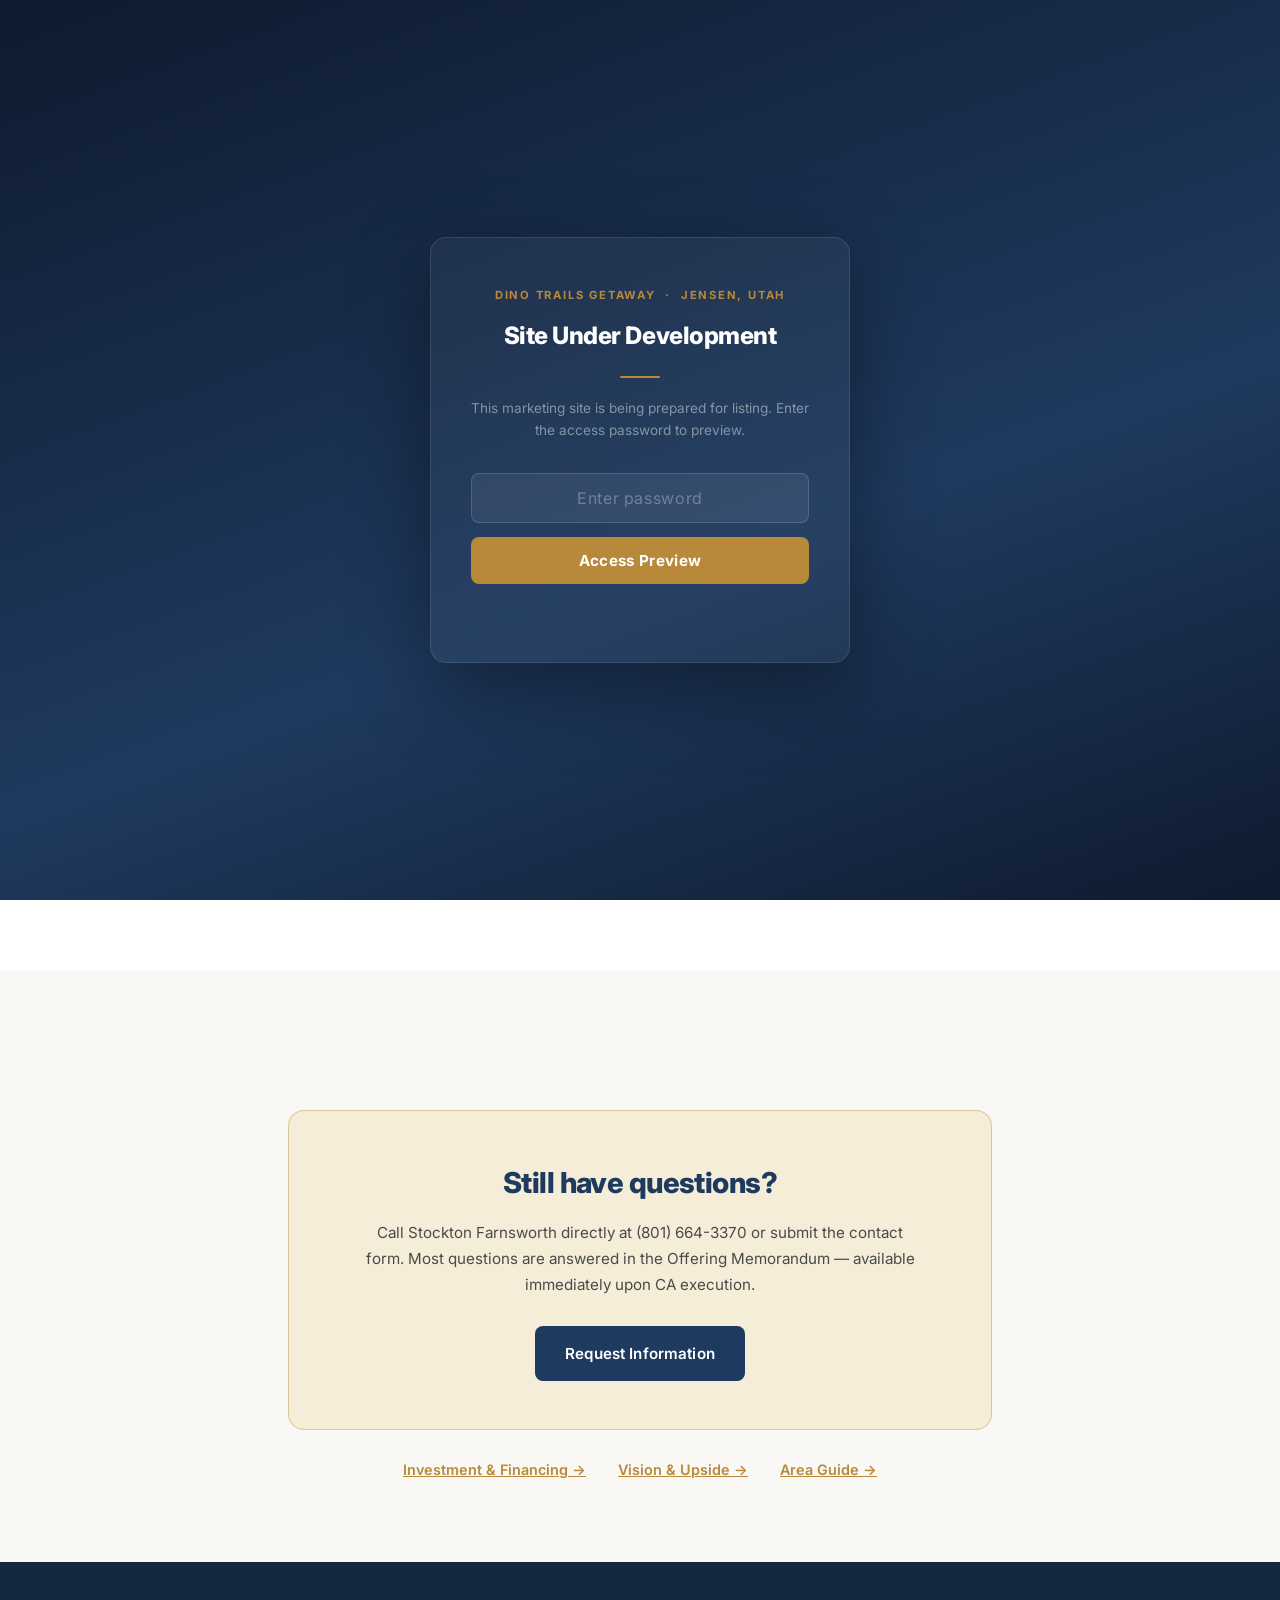
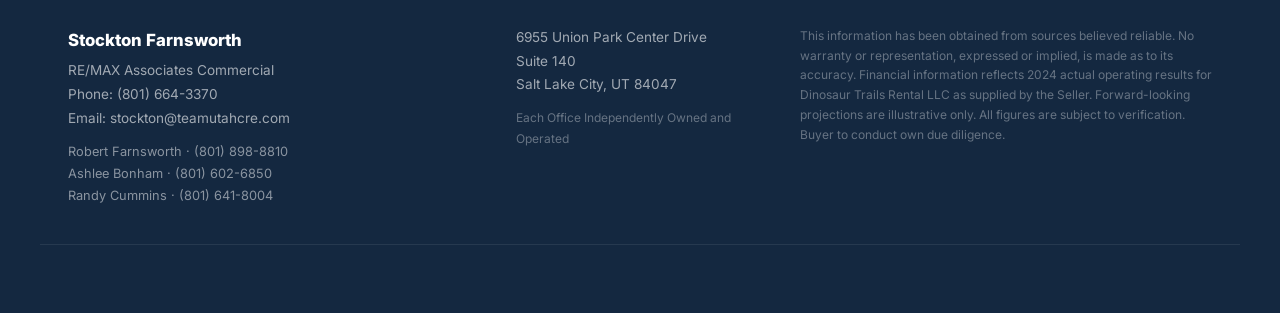
<file: faq.html>
<!DOCTYPE html>
<html lang="en">
<head>
  <meta charset="UTF-8">
  <meta name="viewport" content="width=device-width, initial-scale=1.0">
  <title>FAQ | Dino Trails Getaway — Jensen, Utah</title>
  <meta name="description" content="Frequently asked questions about Dino Trails Getaway: property details, financials, market data, financing options, and the acquisition process. $1.95M group hospitality compound, Jensen, Utah.">
  <meta property="og:title" content="FAQ | Dino Trails Getaway">
  <meta property="og:description" content="Property, financials, market, financing, and acquisition process questions answered. The buyer FAQ for this $1.95M Jensen, Utah hospitality investment.">
  <meta property="og:type" content="website">
  <link rel="preconnect" href="https://fonts.googleapis.com">
  <link rel="preconnect" href="https://fonts.gstatic.com" crossorigin>
  <link href="https://fonts.googleapis.com/css2?family=Inter:wght@400;500;600;700;800&display=swap" rel="stylesheet">
  <link rel="stylesheet" href="css/styles.css">
</head>
<body>

  <!-- PASSWORD GATE -->
  <div id="password-gate">
    <div class="gate-box">
      <p class="gate-eyebrow">Dino Trails Getaway &nbsp;·&nbsp; Jensen, Utah</p>
      <h2 class="gate-title">Site Under Development</h2>
      <div class="gate-divider"></div>
      <p class="gate-sub">This marketing site is being prepared for listing. Enter the access password to preview.</p>
      <input type="password" id="gate-input" class="gate-input" placeholder="Enter password" autocomplete="off">
      <button class="gate-btn" id="gate-btn">Access Preview</button>
      <p class="gate-error" id="gate-error"></p>
    </div>
  </div>

  <!-- DEV BANNER -->
  <div id="dev-banner">
    Site under development &nbsp;·&nbsp; For authorized preview only &nbsp;·&nbsp; Not yet public
    <a id="gate-logout" title="Lock site">Lock</a>
  </div>

  <!-- NAV -->
  <nav id="navbar">
    <div class="nav-inner">
      <div class="nav-brand">Dino Trails Getaway</div>
      <button class="nav-toggle" aria-label="Toggle navigation">&#9776;</button>
      <ul class="nav-links">
        <li><a href="index.html#opportunity">Opportunity</a></li>
        <li><a href="index.html#property">Property</a></li>
        <li><a href="index.html#financials">Financials</a></li>
        <li><a href="index.html#market">Market</a></li>
        <li><a href="index.html#location">Location</a></li>
        <li><a href="area-guide.html">Area Guide</a></li>
        <li><a href="groups.html">For Groups</a></li>
        <li><a href="investment.html">Investment</a></li>
        <li><a href="gallery.html">Gallery</a></li>
        <li><a href="index.html#contact" class="nav-cta">Request Info</a></li>
      </ul>
    </div>
  </nav>

  <!-- PAGE HERO -->
  <section class="page-hero page-hero-seamless">
    <div class="container">
      <span class="page-hero-eyebrow">Buyer FAQ &nbsp;·&nbsp; 23 Questions Answered</span>
      <h1>Frequently Asked Questions</h1>
      <p class="page-hero-sub">The questions serious buyers ask before requesting the OM. Property details, financial mechanics, market context, financing structures, and the acquisition process &mdash; answered directly.</p>
    </div>
  </section>

  <!-- ══════════════════════ FAQ SECTION ══════════════════════ -->
  <section class="page-section">
    <div class="container">

      <!-- CATEGORY TABS -->
      <div class="faq-categories fade-in">
        <button class="faq-cat-btn active" data-cat="property">Property</button>
        <button class="faq-cat-btn" data-cat="financials">Financials</button>
        <button class="faq-cat-btn" data-cat="market">Market</button>
        <button class="faq-cat-btn" data-cat="financing">Financing</button>
        <button class="faq-cat-btn" data-cat="process">Acquisition Process</button>
      </div>

      <!-- ── PROPERTY ── -->
      <div class="faq-section active fade-in" id="faq-property">
        <div class="faq-list">

          <div class="faq-item">
            <button class="faq-question">What exactly is included in the $1,950,000 list price?</button>
            <div class="faq-answer">
              <p>The offering includes three contiguous parcels: Parcel 0007 (the South Lodge and Event Center), Parcel 0013 (the North Lodge and Old Kennel Building), and Parcel 0009 (2.0 acres of vacant C-1 commercial land at 5880 S 9500 E). All six structures on the operating parcels convey. The Airbnb and VRBO accounts for both lodges, the dinosaurtrails.com domain, and all associated platform history convey to the buyer at closing.</p>
              <p>The sale does not include the seller&rsquo;s personal property, operating inventory above normal replacement levels, or any equity in the operating LLC (asset sale, not stock sale). Confirm specific inclusions/exclusions in the purchase contract.</p>
            </div>
          </div>

          <div class="faq-item">
            <button class="faq-question">How many bedrooms and what is the real guest capacity?</button>
            <div class="faq-answer">
              <p>The South Lodge has 8 bedrooms with 25 beds and sleeps 43 guests per the current Airbnb listing configuration. The North Lodge has 8 bedrooms with 23 beds and sleeps 40 guests. The combined compound sleeps 83 guests across 16 bedrooms. This is the listed capacity &mdash; the number is not an estimate or a projection.</p>
              <p>Additional floor or overflow sleeping (air mattresses, cots) can increase functional capacity for groups that prioritize staying on-compound over hotel-standard sleeping arrangements. Many reunion groups of 50&ndash;60 people do exactly this, with adult couples sharing rooms and children in sleeping bags.</p>
            </div>
          </div>

          <div class="faq-item">
            <button class="faq-question">What are the bathroom counts and is the bathroom-to-bed ratio adequate for large groups?</button>
            <div class="faq-answer">
              <p>The South Lodge has 6.5 bathrooms for 43 guests (roughly 1 bath per 6.6 guests). The North Lodge has 2.5 bathrooms for 40 guests (1 bath per 16 guests). The South Lodge bathroom count is excellent for a group rental. The North Lodge bathroom count is on the lower end and represents a potential upgrade opportunity that would meaningfully increase its rating ceiling and nightly rate.</p>
              <p>The Event Center also has restroom facilities, which partially supplements the North Lodge during large combined-compound events.</p>
            </div>
          </div>

          <div class="faq-item">
            <button class="faq-question">What is the Event Center and how is it currently used?</button>
            <div class="faq-answer">
              <p>The Event Center is a converted warehouse located on the property with a full commercial kitchen (double refrigerators and stoves), a dining area that seats 40+, large-screen TV, washer/dryer, foosball, and ping pong. It has hosted private dinners and reunions of 30&ndash;43 people.</p>
              <p>Critically: it is currently bundled into lodge bookings at zero additional charge and has never been independently listed as a wedding venue, event space, or separately-rentable facility. It has never been marketed externally. The entire event center revenue stream is untapped upside for a new operator.</p>
            </div>
          </div>

          <div class="faq-item">
            <button class="faq-question">What is the condition of the property and when were the major structures built or renovated?</button>
            <div class="faq-answer">
              <p>The South Lodge has been operating as a premium STR since approximately 2019 and has been continuously maintained. The North Lodge clubhouse and game room renovation was completed in May 2023. The Old Kennel Building is fully conditioned and plumbed but has been inactive as a revenue-producing structure.</p>
              <p>The seller maintains a documented maintenance and repair log. 2024 repairs and maintenance totaled $6,242 &mdash; a reasonable figure for a compound of this size. A full physical inspection by a licensed inspector is encouraged and will be fully accommodated. The due diligence package includes the complete maintenance history.</p>
            </div>
          </div>

        </div>
      </div>

      <!-- ── FINANCIALS ── -->
      <div class="faq-section fade-in" id="faq-financials">
        <div class="faq-list">

          <div class="faq-item">
            <button class="faq-question">What did the property actually earn in 2024?</button>
            <div class="faq-answer">
              <p>The property generated $142,790 in gross lodging revenue in 2024 and $95,280 in net operating income, based on the actual P&amp;L for Dinosaur Trails Rental LLC. This represents a 66.7% NOI margin &mdash; exceptional for a hospitality property of this size. Total operating expenses were $47,510.</p>
              <p>Key line items: cleaning/turnover labor $10,706; utilities $9,490; software &amp; channel management $5,888; repairs &amp; maintenance $6,242; insurance $5,252; property taxes $3,060. Advertising spend: $0. The full 2024 P&amp;L is available to buyers upon executed CA.</p>
            </div>
          </div>

          <div class="faq-item">
            <button class="faq-question">What is the current cap rate and how does the 12.3% projection work?</button>
            <div class="faq-answer">
              <p>At the $1,950,000 list price, the current cap rate based on 2024 actual NOI ($95,280) is 4.4%. This reflects the asset&rsquo;s in-place, under-marketed state.</p>
              <p>The 12.3% stabilized cap rate is based on a Year 3 NOI projection of $240,088 at the list price. That projection assumes: both lodges at market-median occupancy (47%), current ADR with dynamic pricing uplift of ~10%, event center revenue of $33,000/year, and lender-underwritten management fees (4%) and FF&amp;E reserve (5%) deducted. The full model and assumptions are in the Offering Memorandum.</p>
              <p>The downside case (lodging only at 40% occupancy, no event center): NOI $164,720 &rarr; 8.4% cap rate at the list price.</p>
            </div>
          </div>

          <div class="faq-item">
            <button class="faq-question">Why is current occupancy so low if the reviews are so strong?</button>
            <div class="faq-answer">
              <p>The gap between 5.0-star reviews and 20% occupancy is entirely a function of passive management, not demand. The property is listed on a single VRBO listing with no dynamic pricing, no professional photography refresh, no multi-platform distribution, no active marketing, and no group sales outreach.</p>
              <p>The Vernal STR market median occupancy is 47% (AirROI 2025). The top quartile is 64%. The demand exists &mdash; 322,000 people visit Dinosaur National Monument per year. The property simply does not capture it because it does not actively compete for it. That is the buyer&rsquo;s opportunity.</p>
            </div>
          </div>

          <div class="faq-item">
            <button class="faq-question">What does the lender-underwritten NOI mean and how does it differ from the seller&rsquo;s actual cash flow?</button>
            <div class="faq-answer">
              <p>The 2024 seller cash flow NOI of $95,280 reflects the self-managed operation with no management fee or FF&amp;E reserve. Lenders and institutional buyers add two standard deductions: a property management fee (typically 4% of gross revenue) and a furniture, fixtures &amp; equipment (FF&amp;E) replacement reserve (typically 5% of gross revenue).</p>
              <p>Applying those to 2024: $142,790 &times; 9% = $12,851 additional deductions &rarr; lender-underwritten NOI = $82,429. All NOI figures in the financial trajectory table on the main page use lender-underwritten (adjusted) figures for comparability. The full model shows both views.</p>
            </div>
          </div>

          <div class="faq-item">
            <button class="faq-question">Are there tax records and documented financials available for verification?</button>
            <div class="faq-answer">
              <p>Yes. The due diligence package includes: the 2024 actual P&amp;L for Dinosaur Trails Rental LLC, property tax records for all three parcels, Airbnb and VRBO platform dashboard exports showing revenue and occupancy history, utility cost archives, insurance summaries, and the maintenance log. All documentation is available to qualified buyers upon executed CA.</p>
            </div>
          </div>

        </div>
      </div>

      <!-- ── MARKET ── -->
      <div class="faq-section fade-in" id="faq-market">
        <div class="faq-list">

          <div class="faq-item">
            <button class="faq-question">What is the competitive landscape? Who are the real competitors?</button>
            <div class="faq-answer">
              <p>There is no competing 80-guest group compound within the Dinosaurland tourism corridor. The highest-grossing competitor in Vernal identified in market data is a 7-bedroom property sleeping 20+ guests, generating $82,838 annually. That is a different product serving a different need.</p>
              <p>The realistic competition for Dino Trails Getaway is not other vacation rentals &mdash; it is split-stay logistics. Without Dino Trails, a 50-person reunion group in Jensen, Utah has no option other than splitting across two or three separate rental properties, losing the compound experience entirely. There is no alternative that replicates the 80-guest single-compound experience within the corridor.</p>
            </div>
          </div>

          <div class="faq-item">
            <button class="faq-question">Is STR regulation a risk in Uintah County?</button>
            <div class="faq-answer">
              <p>Uintah County is classified as a low-regulation, operator-friendly STR market (AirROI 2026 data). The property is zoned C-1 Commercial &mdash; a commercial designation that provides significantly stronger protection than residential STR zoning, which is where most regulatory pressure has been applied nationally.</p>
              <p>The property has operated continuously since 2019 without regulatory interruption. No county-level STR restrictions are currently in place or proposed. The listing agent can provide current regulatory status confirmation.</p>
            </div>
          </div>

          <div class="faq-item">
            <button class="faq-question">Is the demand purely seasonal or is there year-round revenue potential?</button>
            <div class="faq-answer">
              <p>Peak season (May&ndash;September) drives the majority of leisure demand. However, the property has multiple counter-cyclical demand sources that fill the off-peak window: (1) the Uintah Basin is one of the top oil-producing counties in the US &mdash; energy company crew housing demand peaks in winter; (2) snowmobile groups using Ashley National Forest need basecamp lodging from November through March; (3) corporate retreats, holiday gatherings, and off-season reunions provide shoulder-period demand.</p>
              <p>The current operator has not systematically pursued any off-peak demand category. A buyer who executes a basic corporate sales effort can materially improve winter occupancy without any capital investment.</p>
            </div>
          </div>

          <div class="faq-item">
            <button class="faq-question">What if DNM visitation declines? How dependent is the business on the Monument?</button>
            <div class="faq-answer">
              <p>Dinosaur National Monument visitation has been stable at 300,000&ndash;330,000 per year for five consecutive years with no meaningful trend. The Monument is a federally protected permanent asset &mdash; the fossil wall is literally embedded in a climate-controlled building that cannot be moved or replicated.</p>
              <p>Even in a scenario where Monument visitation dropped 25%, Uintah Basin demand from OHV, fishing, rafting, energy sector, and local/regional groups remains fully independent. The property is not a single-demand-driver asset &mdash; it is a group compound that serves any group needing 80-guest capacity within 60 miles, regardless of why they are in the area.</p>
            </div>
          </div>

        </div>
      </div>

      <!-- ── FINANCING ── -->
      <div class="faq-section fade-in" id="faq-financing">
        <div class="faq-list">

          <div class="faq-item">
            <button class="faq-question">Does the property qualify for SBA 7(a) financing?</button>
            <div class="faq-answer">
              <p>This property is likely eligible for SBA 7(a) financing as an owner-operated small business in the hospitality sector. SBA 7(a) loans go up to $5M, can require as little as 10% down, and offer 25-year amortization. The buyer must intend to owner-operate the business (not acquire it as a passive investment) and must qualify personally based on credit, experience, and financials.</p>
              <p>Pre-approval timelines are typically 30&ndash;45 days. The listing agent can provide referrals to SBA-preferred lenders with hospitality experience. Eligibility should be confirmed with a qualified lender &mdash; the seller and listing agent cannot guarantee SBA approval.</p>
            </div>
          </div>

          <div class="faq-item">
            <button class="faq-question">What is the minimum realistic down payment?</button>
            <div class="faq-answer">
              <p>With SBA 7(a) financing: approximately $195,000&ndash;$390,000 (10&ndash;20% of $1.95M), subject to lender requirements and buyer qualification. With conventional commercial hospitality lending: typically $487,500&ndash;$682,500 (25&ndash;35% of $1.95M). With bridge financing: varies widely by lender and buyer equity profile.</p>
              <p>For 1031 exchange buyers rolling equity from a prior sale, down payment may be partially or fully covered by the exchange proceeds, subject to replacement property value and exchange rules.</p>
            </div>
          </div>

          <div class="faq-item">
            <button class="faq-question">Does the property&rsquo;s DSCR support conventional financing?</button>
            <div class="faq-answer">
              <p>At stabilized NOI of $240,088 (Year 3 projection), the property produces DSCR of approximately 1.35&ndash;1.45&times; at current rates on a 65%&ndash;70% LTV loan, which clears most commercial lender thresholds of 1.25&times;. At the in-place NOI of $95,280, DSCR is tighter and may require additional equity or a value-add underwrite from the lender.</p>
              <p>Lenders who understand the hospitality value-add story and review the full operating history alongside the projection model will underwrite this differently than lenders applying a rigid trailing-12-month DSCR formula. A commercial mortgage broker with hospitality experience is strongly recommended.</p>
            </div>
          </div>

          <div class="faq-item">
            <button class="faq-question">Can this be acquired as a 1031 exchange?</button>
            <div class="faq-answer">
              <p>Yes. The property is commercially zoned (C-1), income-producing, and qualifies as like-kind real property under IRC &sect;1031. Buyers with a pending or recent sale who need a replacement property within the 45-day identification and 180-day acquisition windows can acquire Dino Trails as a replacement property.</p>
              <p>A qualified intermediary (QI) must hold the exchange proceeds and coordinate the transfer. The listing agent can provide QI referrals. Note that the seller is also motivated to close on a timeline that works for exchange buyers &mdash; the typical 30&ndash;45 day commercial close fits most exchange windows.</p>
            </div>
          </div>

        </div>
      </div>

      <!-- ── PROCESS ── -->
      <div class="faq-section fade-in" id="faq-process">
        <div class="faq-list">

          <div class="faq-item">
            <button class="faq-question">What is the first step for a serious buyer?</button>
            <div class="faq-answer">
              <p>Submit the contact form on the main page or call Stockton Farnsworth directly at (801) 664-3370. A standard Confidentiality Agreement will be provided within one business day via DocuSign. Execution takes approximately 5&ndash;10 minutes. The full Offering Memorandum and financial package are delivered immediately upon executed CA.</p>
              <p>No financial qualification, broker registration, or proof of funds is required at the inquiry stage. The process is designed to be fast and friction-free for qualified buyers.</p>
            </div>
          </div>

          <div class="faq-item">
            <button class="faq-question">What does the CA unlock? What&rsquo;s actually in the OM?</button>
            <div class="faq-answer">
              <p>The Offering Memorandum includes: complete 2024 P&amp;L (actual Dinosaur Trails Rental LLC financials), Airbnb and VRBO platform dashboard exports showing revenue and occupancy history, 3-year financial projection model with detailed assumptions, comparable hospitality transactions, AirROI Vernal market data, property documentation summary, and the full underwriting model with sensitivity analysis.</p>
              <p>This is a complete buyer package &mdash; not a summary or teaser. A qualified buyer has everything needed to make a go/no-go decision and submit an LOI without additional information requests.</p>
            </div>
          </div>

          <div class="faq-item">
            <button class="faq-question">Can I visit the property before submitting an offer?</button>
            <div class="faq-answer">
              <p>Yes. Physical showings are available at buyer&rsquo;s convenience and are encouraged for serious buyers. The showing includes both lodges, the event center, the Old Kennel Building, and the vacant parcel. The current operator will walk buyers through the property and explain the operating systems, guest workflow, and maintenance history firsthand.</p>
              <p>Showings require scheduling in advance to respect active guest bookings. Contact Stockton Farnsworth to arrange. A executed CA is preferred (but not required) before a showing.</p>
            </div>
          </div>

          <div class="faq-item">
            <button class="faq-question">Do the Airbnb and VRBO accounts actually transfer to the buyer?</button>
            <div class="faq-answer">
              <p>Yes. The transfer of both lodges&rsquo; dedicated platform accounts is part of the listing agreement. The South Lodge Airbnb account (with its 5.0&#9733; Guest Favorite status and 26 reviews) and the North Lodge Airbnb and VRBO accounts are listed as conveying assets. The dinosaurtrails.com domain also conveys.</p>
              <p>Platform account transfers are subject to each platform&rsquo;s current policies. Airbnb allows account transfers with proper documentation. The listing agent and seller will facilitate a clean transfer process as part of closing. Confirm specific platform transfer procedures with the listing agent before submitting an offer.</p>
            </div>
          </div>

          <div class="faq-item">
            <button class="faq-question">What is a realistic closing timeline from first contact to keys?</button>
            <div class="faq-answer">
              <p>Typical timeline for a conventional or 1031 buyer: 60&ndash;90 days from first contact to close. Broken down: CA and OM delivery (1&ndash;3 days), review and property tour (1&ndash;2 weeks), LOI negotiation and execution (1&ndash;2 weeks), due diligence period (30&ndash;45 days), title and closing (15&ndash;30 days).</p>
              <p>SBA closings add time for the SBA approval process: typically 30&ndash;45 additional days after LOI execution. Total SBA timeline from first contact: approximately 90&ndash;120 days. The seller is motivated and will accommodate reasonable timeline requirements. Contact the listing agent to discuss specific timeline needs.</p>
            </div>
          </div>

        </div>
      </div>

    </div>
  </section>

  <!-- ══════════════════════ CTA ══════════════════════ -->
  <section class="page-section-alt">
    <div class="container container-narrow">
      <div class="cta-strip fade-in">
        <h3>Still have questions?</h3>
        <p>Call Stockton Farnsworth directly at (801) 664-3370 or submit the contact form. Most questions are answered in the Offering Memorandum &mdash; available immediately upon CA execution.</p>
        <a href="index.html#contact" class="btn">Request Information</a>
      </div>
      <div style="text-align:center;margin-top:28px;display:flex;justify-content:center;gap:32px;flex-wrap:wrap;" class="fade-in">
        <a href="investment.html" style="color:var(--gold);font-size:0.9rem;font-weight:600;text-decoration:underline;">Investment &amp; Financing &rarr;</a>
        <a href="vision.html" style="color:var(--gold);font-size:0.9rem;font-weight:600;text-decoration:underline;">Vision &amp; Upside &rarr;</a>
        <a href="area-guide.html" style="color:var(--gold);font-size:0.9rem;font-weight:600;text-decoration:underline;">Area Guide &rarr;</a>
      </div>
    </div>
  </section>

  <!-- FOOTER -->
  <footer id="footer">
    <div class="container footer-inner">
      <div class="footer-agent">
        <p class="footer-name">Stockton Farnsworth</p>
        <p>RE/MAX Associates Commercial</p>
        <p>Phone: <a href="tel:8016643370">(801) 664-3370</a></p>
        <p>Email: <a href="mailto:stockton@teamutahcre.com">stockton@teamutahcre.com</a></p>
        <p style="margin-top:10px;font-size:0.8rem;color:rgba(255,255,255,0.5)">
          Robert Farnsworth &middot; (801) 898-8810<br>
          Ashlee Bonham &middot; (801) 602-6850<br>
          Randy Cummins &middot; (801) 641-8004
        </p>
      </div>
      <div class="footer-office">
        <p>6955 Union Park Center Drive</p>
        <p>Suite 140</p>
        <p>Salt Lake City, UT 84047</p>
        <p class="footer-remax">Each Office Independently Owned and Operated</p>
      </div>
      <div class="footer-disclaimer">
        <p>This information has been obtained from sources believed reliable. No warranty or representation, expressed or implied, is made as to its accuracy. Financial information reflects 2024 actual operating results for Dinosaur Trails Rental LLC as supplied by the Seller. Forward-looking projections are illustrative only. All figures are subject to verification. Buyer to conduct own due diligence.</p>
      </div>
    </div>
  </footer>

  <script src="js/main.js"></script>
</body>
</html>
</file>
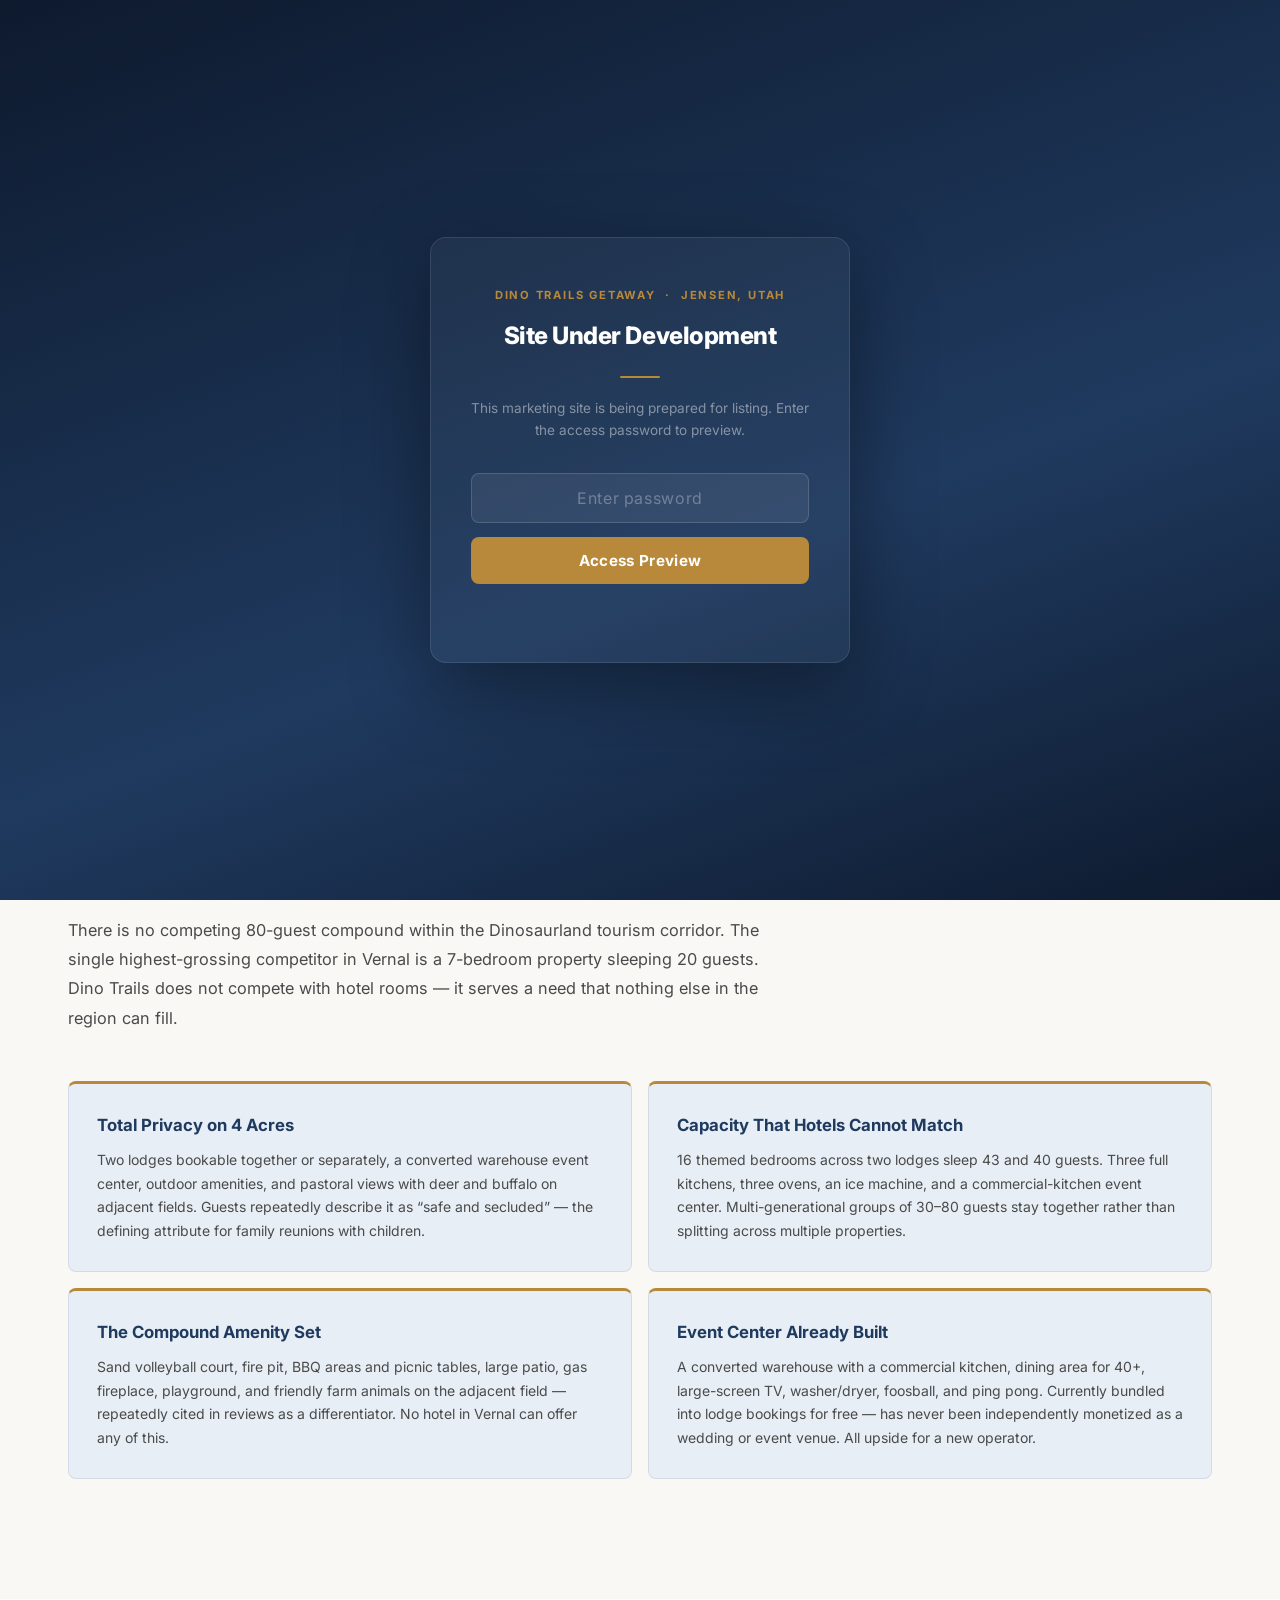
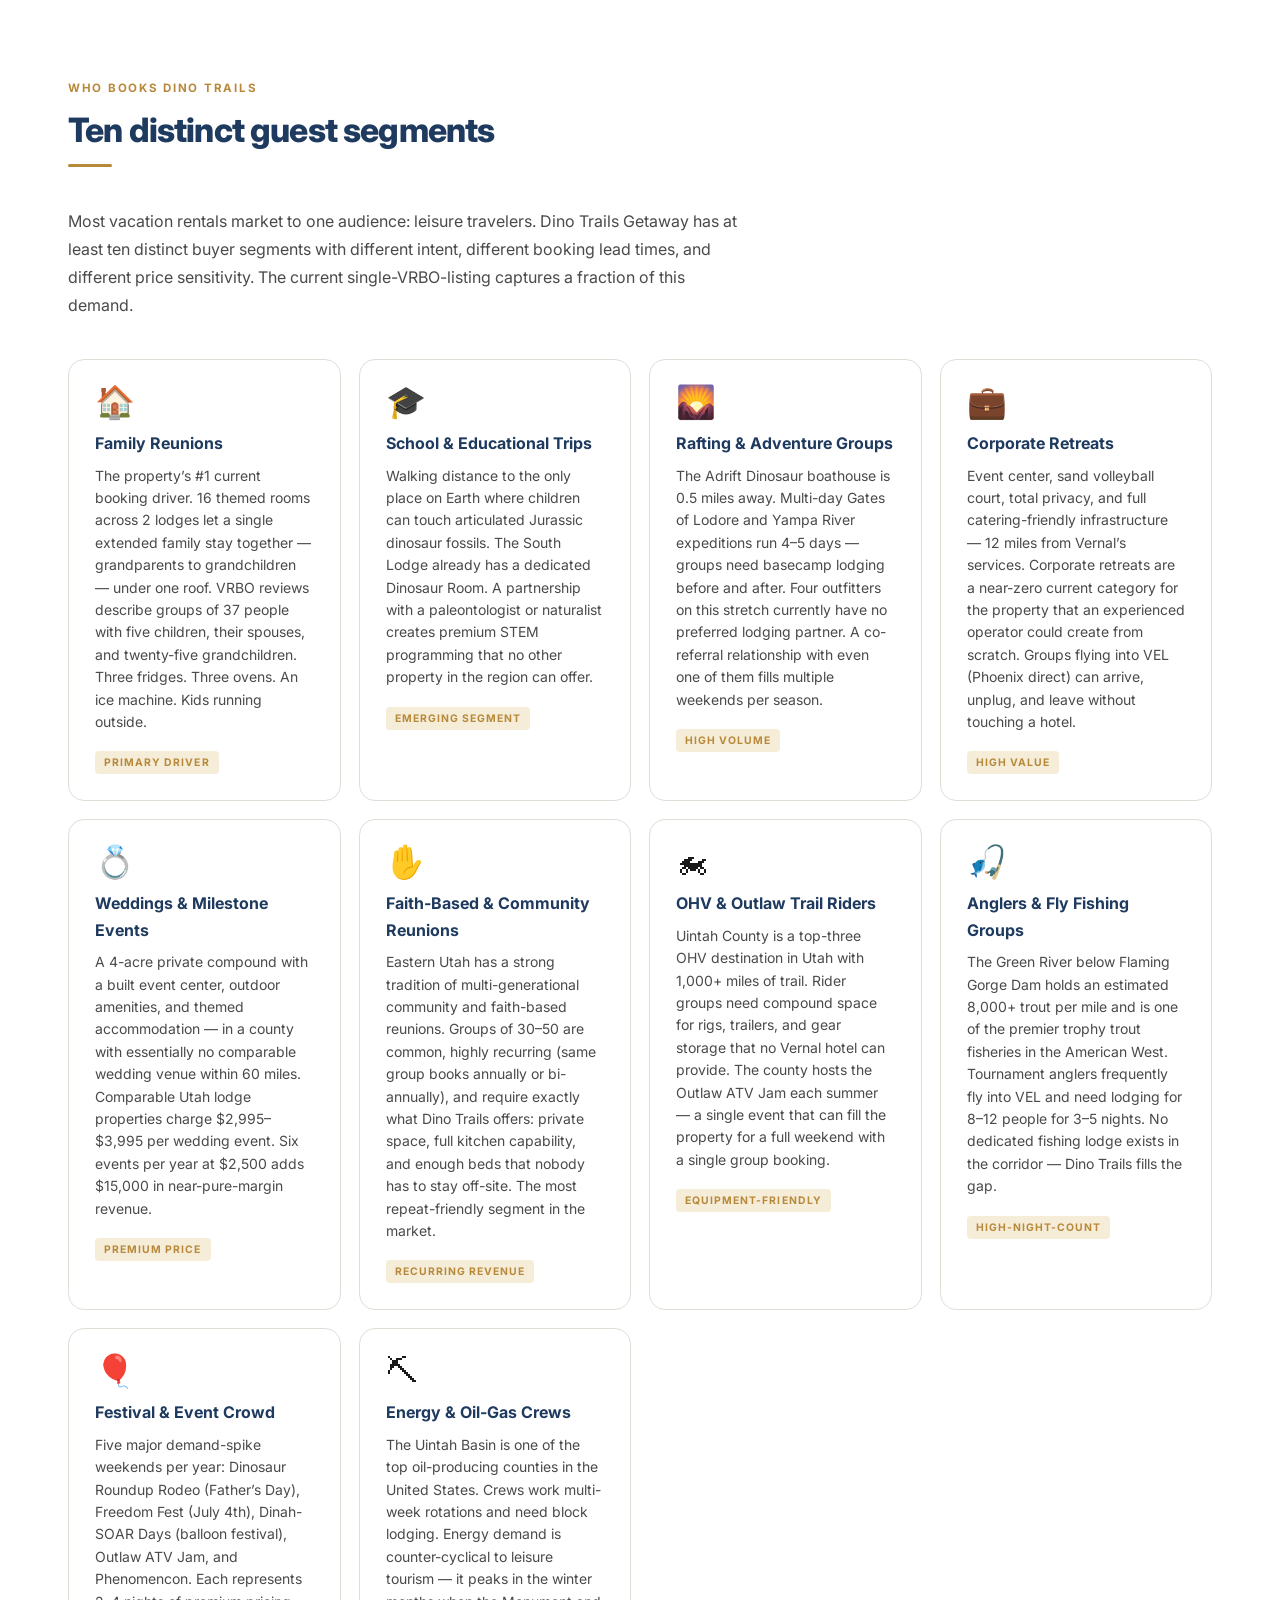
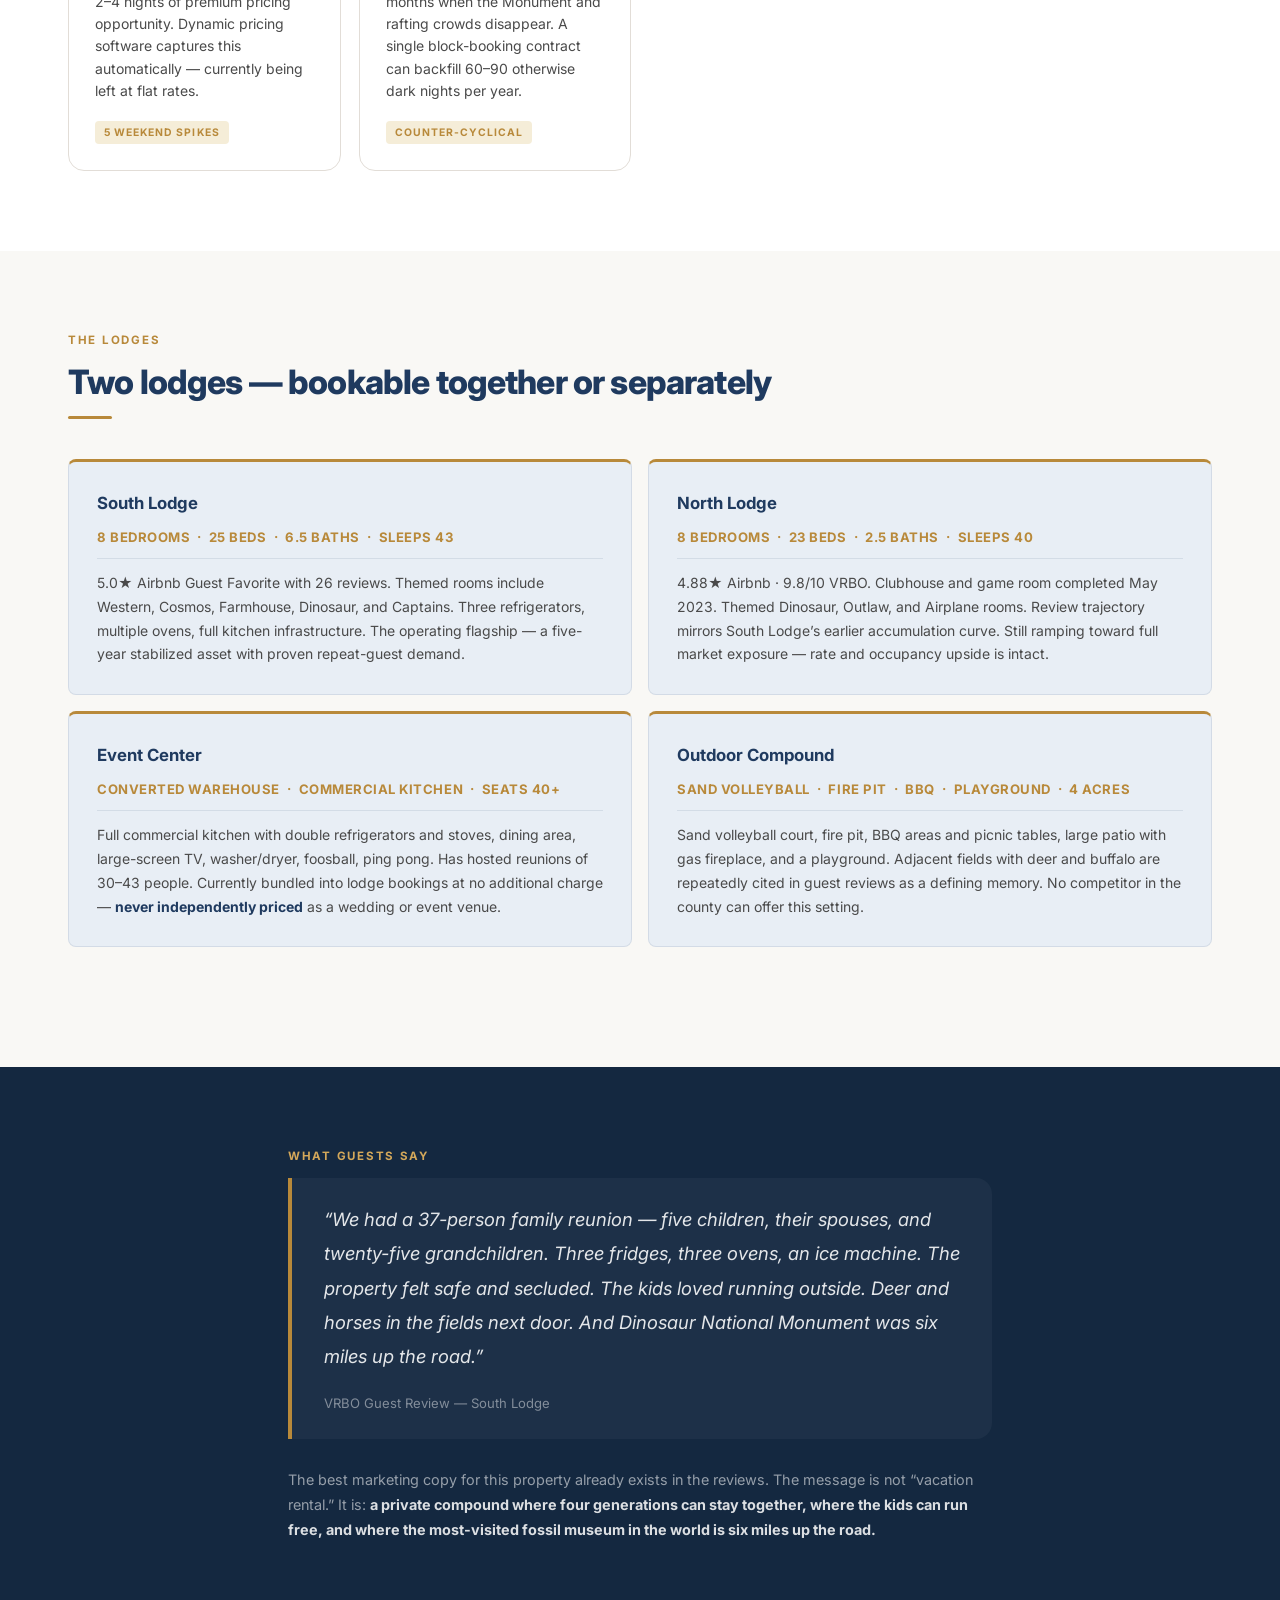
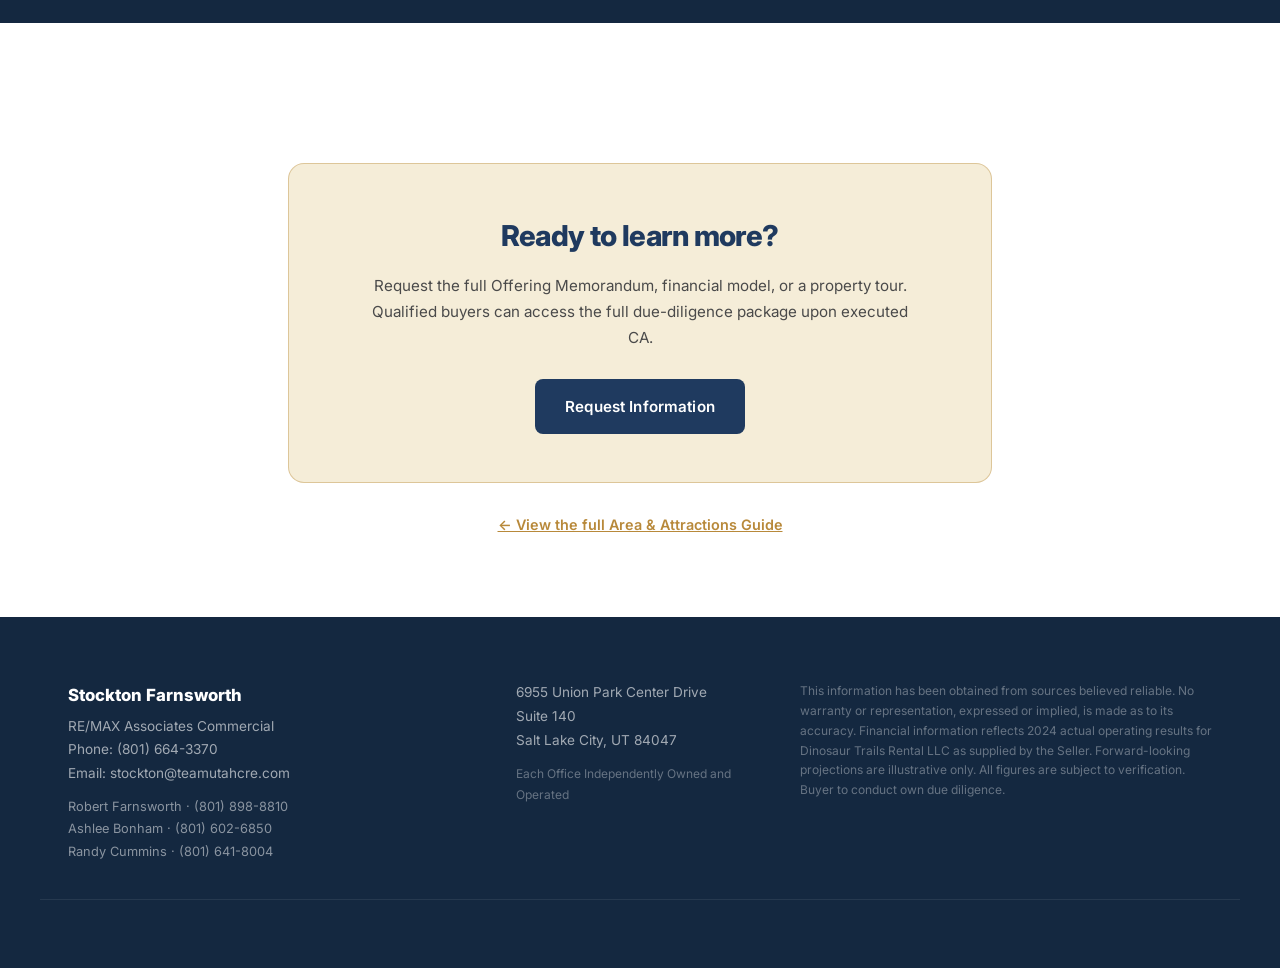
<file: groups.html>
<!DOCTYPE html>
<html lang="en">
<head>
  <meta charset="UTF-8">
  <meta name="viewport" content="width=device-width, initial-scale=1.0">
  <title>Group Rentals &amp; Reunions | Dino Trails Getaway — Jensen, Utah</title>
  <meta name="description" content="Dino Trails Getaway hosts groups of 80+ across two private lodges and a full event center in Jensen, Utah. Family reunions, weddings, corporate retreats, OHV riders, anglers, and more — 6 miles from Dinosaur National Monument.">
  <meta property="og:title" content="Group Rentals &amp; Reunions | Dino Trails Getaway">
  <meta property="og:description" content="80+ guests. Two lodges. Full event center. 4 private acres. The only large-group compound in the gateway corridor to Dinosaur National Monument.">
  <meta property="og:type" content="website">
  <link rel="preconnect" href="https://fonts.googleapis.com">
  <link rel="preconnect" href="https://fonts.gstatic.com" crossorigin>
  <link href="https://fonts.googleapis.com/css2?family=Inter:wght@400;500;600;700;800&display=swap" rel="stylesheet">
  <link rel="stylesheet" href="css/styles.css">
</head>
<body>

  <!-- PASSWORD GATE -->
  <div id="password-gate">
    <div class="gate-box">
      <p class="gate-eyebrow">Dino Trails Getaway &nbsp;·&nbsp; Jensen, Utah</p>
      <h2 class="gate-title">Site Under Development</h2>
      <div class="gate-divider"></div>
      <p class="gate-sub">This marketing site is being prepared for listing. Enter the access password to preview.</p>
      <input type="password" id="gate-input" class="gate-input" placeholder="Enter password" autocomplete="off">
      <button class="gate-btn" id="gate-btn">Access Preview</button>
      <p class="gate-error" id="gate-error"></p>
    </div>
  </div>

  <!-- DEV BANNER -->
  <div id="dev-banner">
    Site under development &nbsp;·&nbsp; For authorized preview only &nbsp;·&nbsp; Not yet public
    <a id="gate-logout" title="Lock site">Lock</a>
  </div>

  <!-- NAV -->
  <nav id="navbar">
    <div class="nav-inner">
      <div class="nav-brand">Dino Trails Getaway</div>
      <button class="nav-toggle" aria-label="Toggle navigation">&#9776;</button>
      <ul class="nav-links">
        <li><a href="index.html#opportunity">Opportunity</a></li>
        <li><a href="index.html#property">Property</a></li>
        <li><a href="index.html#financials">Financials</a></li>
        <li><a href="index.html#market">Market</a></li>
        <li><a href="index.html#location">Location</a></li>
        <li><a href="area-guide.html">Area Guide</a></li>
        <li><a href="groups.html" class="nav-active">For Groups</a></li>
        <li><a href="investment.html">Investment</a></li>
        <li><a href="gallery.html">Gallery</a></li>
        <li><a href="index.html#contact" class="nav-cta">Request Info</a></li>
      </ul>
    </div>
  </nav>

  <!-- PAGE HERO -->
  <section class="page-hero">
    <div class="container">
      <span class="page-hero-eyebrow">Jensen, Utah &nbsp;·&nbsp; 6 miles from Dinosaur National Monument</span>
      <h1>The Perfect Group Destination</h1>
      <p class="page-hero-sub">A private 4-acre compound that sleeps 80+, with a full event center, farm animals next door, and the most-visited fossil museum in the world six miles up the road. There is no comparable venue in the corridor.</p>
    </div>
  </section>

  <!-- ══════════════════════ STATS STRIP ══════════════════════ -->
  <section style="background:var(--white);padding:56px 0 80px;">
    <div class="container">
      <div class="group-stats fade-in">
        <div class="group-stat">
          <div class="group-stat-value">80+</div>
          <div class="group-stat-label">Guest Capacity</div>
        </div>
        <div class="group-stat">
          <div class="group-stat-value">2</div>
          <div class="group-stat-label">Separate Private Lodges</div>
        </div>
        <div class="group-stat">
          <div class="group-stat-value">16</div>
          <div class="group-stat-label">Themed Bedrooms</div>
        </div>
        <div class="group-stat">
          <div class="group-stat-value">4.01</div>
          <div class="group-stat-label">Private Acres</div>
        </div>
        <div class="group-stat">
          <div class="group-stat-value">5.0&#9733;</div>
          <div class="group-stat-label">Airbnb Guest Favorite</div>
        </div>
        <div class="group-stat">
          <div class="group-stat-value">$0</div>
          <div class="group-stat-label">Ad Spend &mdash; All organic bookings</div>
        </div>
      </div>
    </div>
  </section>

  <!-- ══════════════════════ WHY GROUPS ══════════════════════ -->
  <section class="page-section-alt">
    <div class="container">
      <p class="section-eyebrow fade-in">Why Groups Choose Dino Trails</p>
      <h2 class="section-title fade-in">A category of one</h2>
      <p class="fade-in" style="color:var(--text-mid);max-width:700px;margin-bottom:48px;line-height:1.8;font-size:1.02rem;">There is no competing 80-guest compound within the Dinosaurland tourism corridor. The single highest-grossing competitor in Vernal is a 7-bedroom property sleeping 20 guests. Dino Trails does not compete with hotel rooms &mdash; it serves a need that nothing else in the region can fill.</p>

      <div class="buildings-grid fade-in">
        <div class="building-card">
          <h3>Total Privacy on 4 Acres</h3>
          <p>Two lodges bookable together or separately, a converted warehouse event center, outdoor amenities, and pastoral views with deer and buffalo on adjacent fields. Guests repeatedly describe it as &ldquo;safe and secluded&rdquo; &mdash; the defining attribute for family reunions with children.</p>
        </div>
        <div class="building-card">
          <h3>Capacity That Hotels Cannot Match</h3>
          <p>16 themed bedrooms across two lodges sleep 43 and 40 guests. Three full kitchens, three ovens, an ice machine, and a commercial-kitchen event center. Multi-generational groups of 30&ndash;80 guests stay together rather than splitting across multiple properties.</p>
        </div>
        <div class="building-card">
          <h3>The Compound Amenity Set</h3>
          <p>Sand volleyball court, fire pit, BBQ areas and picnic tables, large patio, gas fireplace, playground, and friendly farm animals on the adjacent field &mdash; repeatedly cited in reviews as a differentiator. No hotel in Vernal can offer any of this.</p>
        </div>
        <div class="building-card">
          <h3>Event Center Already Built</h3>
          <p>A converted warehouse with a commercial kitchen, dining area for 40+, large-screen TV, washer/dryer, foosball, and ping pong. Currently bundled into lodge bookings for free &mdash; has never been independently monetized as a wedding or event venue. All upside for a new operator.</p>
        </div>
      </div>
    </div>
  </section>

  <!-- ══════════════════════ GUEST SEGMENTS ══════════════════════ -->
  <section class="page-section">
    <div class="container">
      <p class="section-eyebrow fade-in">Who Books Dino Trails</p>
      <h2 class="section-title fade-in">Ten distinct guest segments</h2>
      <p class="fade-in" style="color:var(--text-mid);max-width:680px;margin-bottom:8px;line-height:1.75;">Most vacation rentals market to one audience: leisure travelers. Dino Trails Getaway has at least ten distinct buyer segments with different intent, different booking lead times, and different price sensitivity. The current single-VRBO-listing captures a fraction of this demand.</p>
      <div class="segments-grid fade-in">

        <div class="segment-card">
          <span class="segment-icon">&#127968;</span>
          <div class="segment-name">Family Reunions</div>
          <p class="segment-hook">The property&rsquo;s #1 current booking driver. 16 themed rooms across 2 lodges let a single extended family stay together &mdash; grandparents to grandchildren &mdash; under one roof. VRBO reviews describe groups of 37 people with five children, their spouses, and twenty-five grandchildren. Three fridges. Three ovens. An ice machine. Kids running outside.</p>
          <span class="segment-tag">Primary Driver</span>
        </div>

        <div class="segment-card">
          <span class="segment-icon">&#127891;</span>
          <div class="segment-name">School &amp; Educational Trips</div>
          <p class="segment-hook">Walking distance to the only place on Earth where children can touch articulated Jurassic dinosaur fossils. The South Lodge already has a dedicated Dinosaur Room. A partnership with a paleontologist or naturalist creates premium STEM programming that no other property in the region can offer.</p>
          <span class="segment-tag">Emerging Segment</span>
        </div>

        <div class="segment-card">
          <span class="segment-icon">&#127748;</span>
          <div class="segment-name">Rafting &amp; Adventure Groups</div>
          <p class="segment-hook">The Adrift Dinosaur boathouse is 0.5 miles away. Multi-day Gates of Lodore and Yampa River expeditions run 4&ndash;5 days &mdash; groups need basecamp lodging before and after. Four outfitters on this stretch currently have no preferred lodging partner. A co-referral relationship with even one of them fills multiple weekends per season.</p>
          <span class="segment-tag">High Volume</span>
        </div>

        <div class="segment-card">
          <span class="segment-icon">&#128188;</span>
          <div class="segment-name">Corporate Retreats</div>
          <p class="segment-hook">Event center, sand volleyball court, total privacy, and full catering-friendly infrastructure &mdash; 12 miles from Vernal&rsquo;s services. Corporate retreats are a near-zero current category for the property that an experienced operator could create from scratch. Groups flying into VEL (Phoenix direct) can arrive, unplug, and leave without touching a hotel.</p>
          <span class="segment-tag">High Value</span>
        </div>

        <div class="segment-card">
          <span class="segment-icon">&#128141;</span>
          <div class="segment-name">Weddings &amp; Milestone Events</div>
          <p class="segment-hook">A 4-acre private compound with a built event center, outdoor amenities, and themed accommodation &mdash; in a county with essentially no comparable wedding venue within 60 miles. Comparable Utah lodge properties charge $2,995&ndash;$3,995 per wedding event. Six events per year at $2,500 adds $15,000 in near-pure-margin revenue.</p>
          <span class="segment-tag">Premium Price</span>
        </div>

        <div class="segment-card">
          <span class="segment-icon">&#9995;</span>
          <div class="segment-name">Faith-Based &amp; Community Reunions</div>
          <p class="segment-hook">Eastern Utah has a strong tradition of multi-generational community and faith-based reunions. Groups of 30&ndash;50 are common, highly recurring (same group books annually or bi-annually), and require exactly what Dino Trails offers: private space, full kitchen capability, and enough beds that nobody has to stay off-site. The most repeat-friendly segment in the market.</p>
          <span class="segment-tag">Recurring Revenue</span>
        </div>

        <div class="segment-card">
          <span class="segment-icon">&#127949;</span>
          <div class="segment-name">OHV &amp; Outlaw Trail Riders</div>
          <p class="segment-hook">Uintah County is a top-three OHV destination in Utah with 1,000+ miles of trail. Rider groups need compound space for rigs, trailers, and gear storage that no Vernal hotel can provide. The county hosts the Outlaw ATV Jam each summer &mdash; a single event that can fill the property for a full weekend with a single group booking.</p>
          <span class="segment-tag">Equipment-Friendly</span>
        </div>

        <div class="segment-card">
          <span class="segment-icon">&#127907;</span>
          <div class="segment-name">Anglers &amp; Fly Fishing Groups</div>
          <p class="segment-hook">The Green River below Flaming Gorge Dam holds an estimated 8,000+ trout per mile and is one of the premier trophy trout fisheries in the American West. Tournament anglers frequently fly into VEL and need lodging for 8&ndash;12 people for 3&ndash;5 nights. No dedicated fishing lodge exists in the corridor &mdash; Dino Trails fills the gap.</p>
          <span class="segment-tag">High-Night-Count</span>
        </div>

        <div class="segment-card">
          <span class="segment-icon">&#127880;</span>
          <div class="segment-name">Festival &amp; Event Crowd</div>
          <p class="segment-hook">Five major demand-spike weekends per year: Dinosaur Roundup Rodeo (Father&rsquo;s Day), Freedom Fest (July 4th), Dinah-SOAR Days (balloon festival), Outlaw ATV Jam, and Phenomencon. Each represents 2&ndash;4 nights of premium pricing opportunity. Dynamic pricing software captures this automatically &mdash; currently being left at flat rates.</p>
          <span class="segment-tag">5 Weekend Spikes</span>
        </div>

        <div class="segment-card">
          <span class="segment-icon">&#9935;</span>
          <div class="segment-name">Energy &amp; Oil-Gas Crews</div>
          <p class="segment-hook">The Uintah Basin is one of the top oil-producing counties in the United States. Crews work multi-week rotations and need block lodging. Energy demand is counter-cyclical to leisure tourism &mdash; it peaks in the winter months when the Monument and rafting crowds disappear. A single block-booking contract can backfill 60&ndash;90 otherwise dark nights per year.</p>
          <span class="segment-tag">Counter-Cyclical</span>
        </div>

      </div>
    </div>
  </section>

  <!-- ══════════════════════ LODGE DETAILS ══════════════════════ -->
  <section class="page-section-alt">
    <div class="container">
      <p class="section-eyebrow fade-in">The Lodges</p>
      <h2 class="section-title fade-in">Two lodges &mdash; bookable together or separately</h2>
      <div class="buildings-grid fade-in">
        <div class="building-card">
          <h3>South Lodge</h3>
          <p class="building-specs">8 bedrooms &nbsp;&middot;&nbsp; 25 beds &nbsp;&middot;&nbsp; 6.5 baths &nbsp;&middot;&nbsp; Sleeps 43</p>
          <p>5.0&#9733; Airbnb Guest Favorite with 26 reviews. Themed rooms include Western, Cosmos, Farmhouse, Dinosaur, and Captains. Three refrigerators, multiple ovens, full kitchen infrastructure. The operating flagship &mdash; a five-year stabilized asset with proven repeat-guest demand.</p>
        </div>
        <div class="building-card">
          <h3>North Lodge</h3>
          <p class="building-specs">8 bedrooms &nbsp;&middot;&nbsp; 23 beds &nbsp;&middot;&nbsp; 2.5 baths &nbsp;&middot;&nbsp; Sleeps 40</p>
          <p>4.88&#9733; Airbnb &middot; 9.8/10 VRBO. Clubhouse and game room completed May 2023. Themed Dinosaur, Outlaw, and Airplane rooms. Review trajectory mirrors South Lodge&rsquo;s earlier accumulation curve. Still ramping toward full market exposure &mdash; rate and occupancy upside is intact.</p>
        </div>
        <div class="building-card">
          <h3>Event Center</h3>
          <p class="building-specs">Converted warehouse &nbsp;&middot;&nbsp; Commercial kitchen &nbsp;&middot;&nbsp; Seats 40+</p>
          <p>Full commercial kitchen with double refrigerators and stoves, dining area, large-screen TV, washer/dryer, foosball, ping pong. Has hosted reunions of 30&ndash;43 people. Currently bundled into lodge bookings at no additional charge &mdash; <strong>never independently priced</strong> as a wedding or event venue.</p>
        </div>
        <div class="building-card">
          <h3>Outdoor Compound</h3>
          <p class="building-specs">Sand volleyball &nbsp;&middot;&nbsp; Fire pit &nbsp;&middot;&nbsp; BBQ &nbsp;&middot;&nbsp; Playground &nbsp;&middot;&nbsp; 4 acres</p>
          <p>Sand volleyball court, fire pit, BBQ areas and picnic tables, large patio with gas fireplace, and a playground. Adjacent fields with deer and buffalo are repeatedly cited in guest reviews as a defining memory. No competitor in the county can offer this setting.</p>
        </div>
      </div>
    </div>
  </section>

  <!-- ══════════════════════ GUEST REVIEW HIGHLIGHT ══════════════════════ -->
  <section class="page-section-navy">
    <div class="container container-narrow">
      <p class="section-eyebrow fade-in" style="color:var(--gold-light);">What Guests Say</p>
      <blockquote class="fade-in" style="border-left:4px solid var(--gold);padding:24px 32px;margin:0;background:rgba(255,255,255,0.04);border-radius:0 var(--radius-lg) var(--radius-lg) 0;">
        <p style="font-size:1.15rem;color:rgba(255,255,255,0.88);line-height:1.85;font-style:italic;margin-bottom:16px;">&ldquo;We had a 37-person family reunion &mdash; five children, their spouses, and twenty-five grandchildren. Three fridges, three ovens, an ice machine. The property felt safe and secluded. The kids loved running outside. Deer and horses in the fields next door. And Dinosaur National Monument was six miles up the road.&rdquo;</p>
        <cite style="font-size:0.82rem;color:rgba(255,255,255,0.45);font-style:normal;">VRBO Guest Review &mdash; South Lodge</cite>
      </blockquote>
      <p class="fade-in" style="color:rgba(255,255,255,0.55);font-size:0.9rem;line-height:1.75;margin-top:28px;">The best marketing copy for this property already exists in the reviews. The message is not &ldquo;vacation rental.&rdquo; It is: <strong style="color:rgba(255,255,255,0.85);">a private compound where four generations can stay together, where the kids can run free, and where the most-visited fossil museum in the world is six miles up the road.</strong></p>
    </div>
  </section>

  <!-- ══════════════════════ CTA ══════════════════════ -->
  <section class="page-section">
    <div class="container container-narrow">
      <div class="cta-strip fade-in">
        <h3>Ready to learn more?</h3>
        <p>Request the full Offering Memorandum, financial model, or a property tour. Qualified buyers can access the full due-diligence package upon executed CA.</p>
        <a href="index.html#contact" class="btn">Request Information</a>
      </div>
      <div style="text-align:center;margin-top:28px;" class="fade-in">
        <a href="area-guide.html" style="color:var(--gold);font-size:0.9rem;font-weight:600;text-decoration:underline;">&larr; View the full Area &amp; Attractions Guide</a>
      </div>
    </div>
  </section>

  <!-- FOOTER -->
  <footer id="footer">
    <div class="container footer-inner">
      <div class="footer-agent">
        <p class="footer-name">Stockton Farnsworth</p>
        <p>RE/MAX Associates Commercial</p>
        <p>Phone: <a href="tel:8016643370">(801) 664-3370</a></p>
        <p>Email: <a href="mailto:stockton@teamutahcre.com">stockton@teamutahcre.com</a></p>
        <p style="margin-top:10px;font-size:0.8rem;color:rgba(255,255,255,0.5)">
          Robert Farnsworth &middot; (801) 898-8810<br>
          Ashlee Bonham &middot; (801) 602-6850<br>
          Randy Cummins &middot; (801) 641-8004
        </p>
      </div>
      <div class="footer-office">
        <p>6955 Union Park Center Drive</p>
        <p>Suite 140</p>
        <p>Salt Lake City, UT 84047</p>
        <p class="footer-remax">Each Office Independently Owned and Operated</p>
      </div>
      <div class="footer-disclaimer">
        <p>This information has been obtained from sources believed reliable. No warranty or representation, expressed or implied, is made as to its accuracy. Financial information reflects 2024 actual operating results for Dinosaur Trails Rental LLC as supplied by the Seller. Forward-looking projections are illustrative only. All figures are subject to verification. Buyer to conduct own due diligence.</p>
      </div>
    </div>
  </footer>

  <script src="js/main.js"></script>
</body>
</html>
</file>
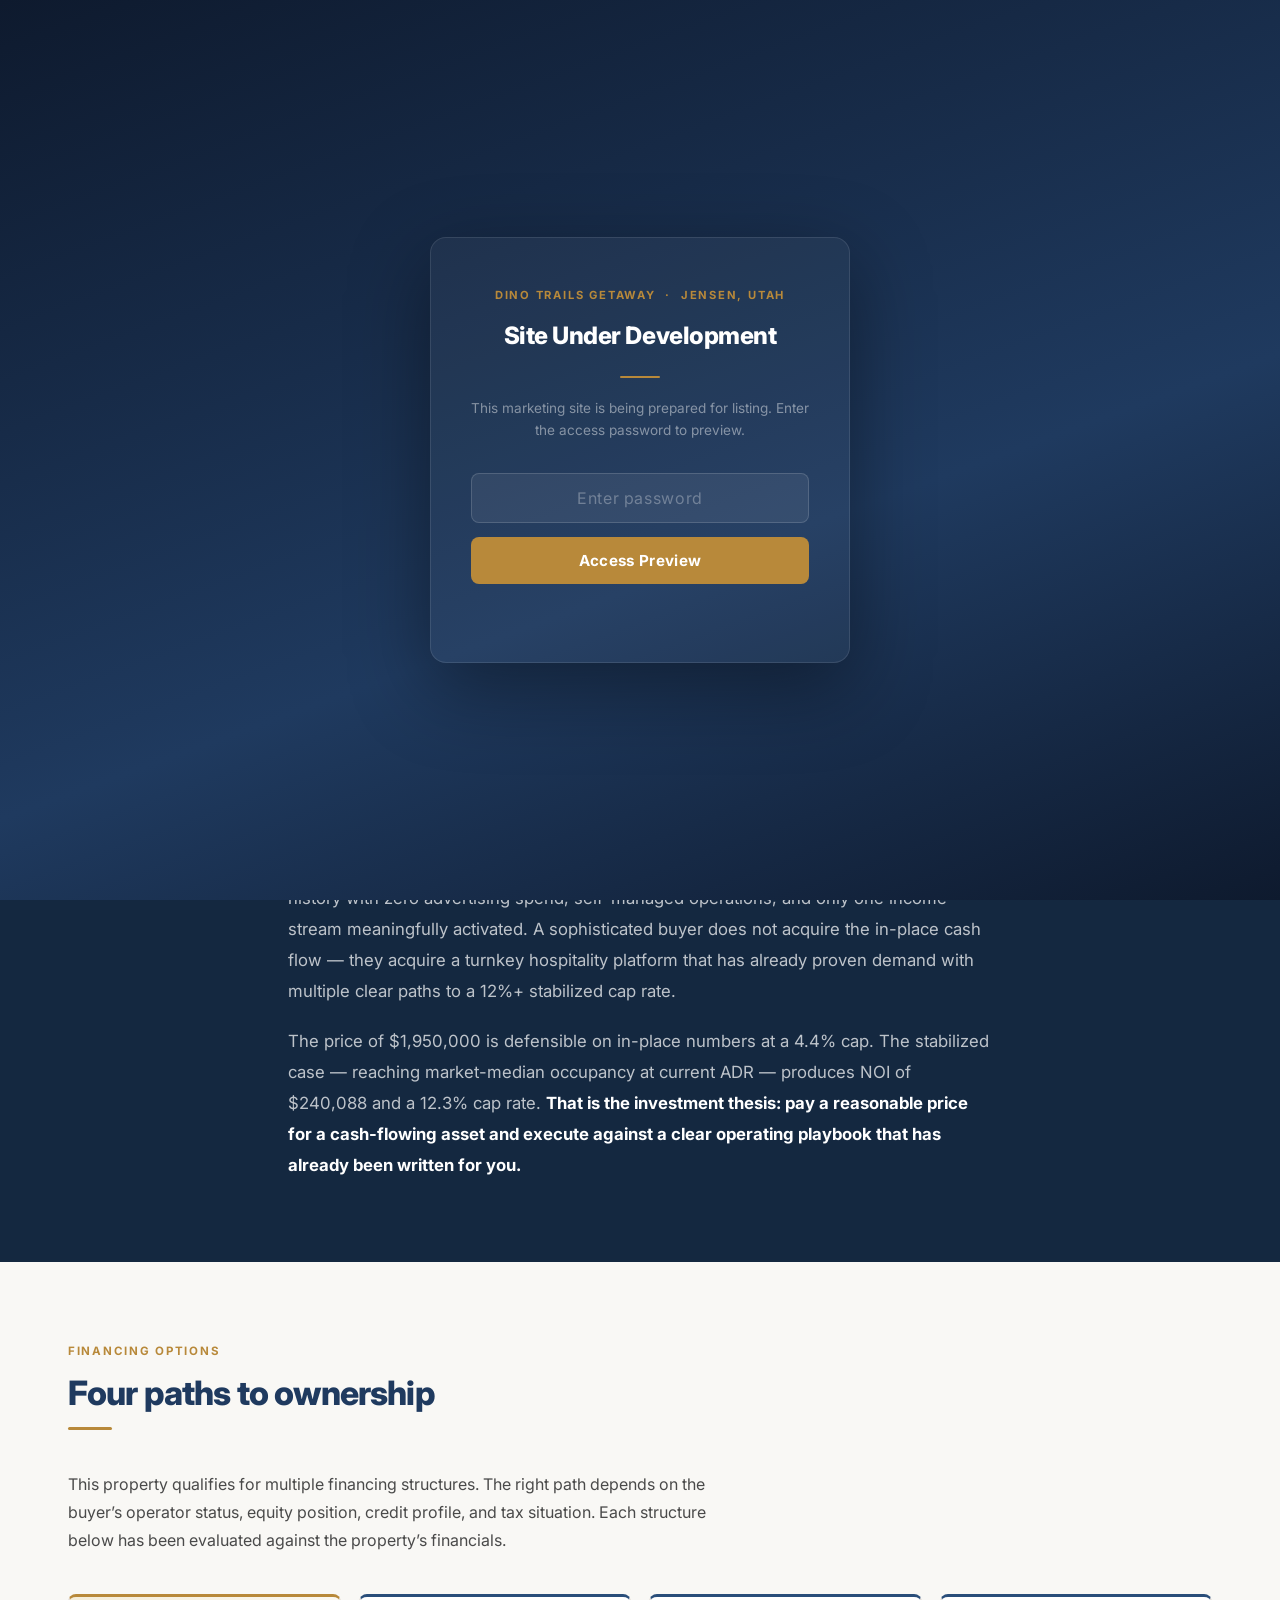
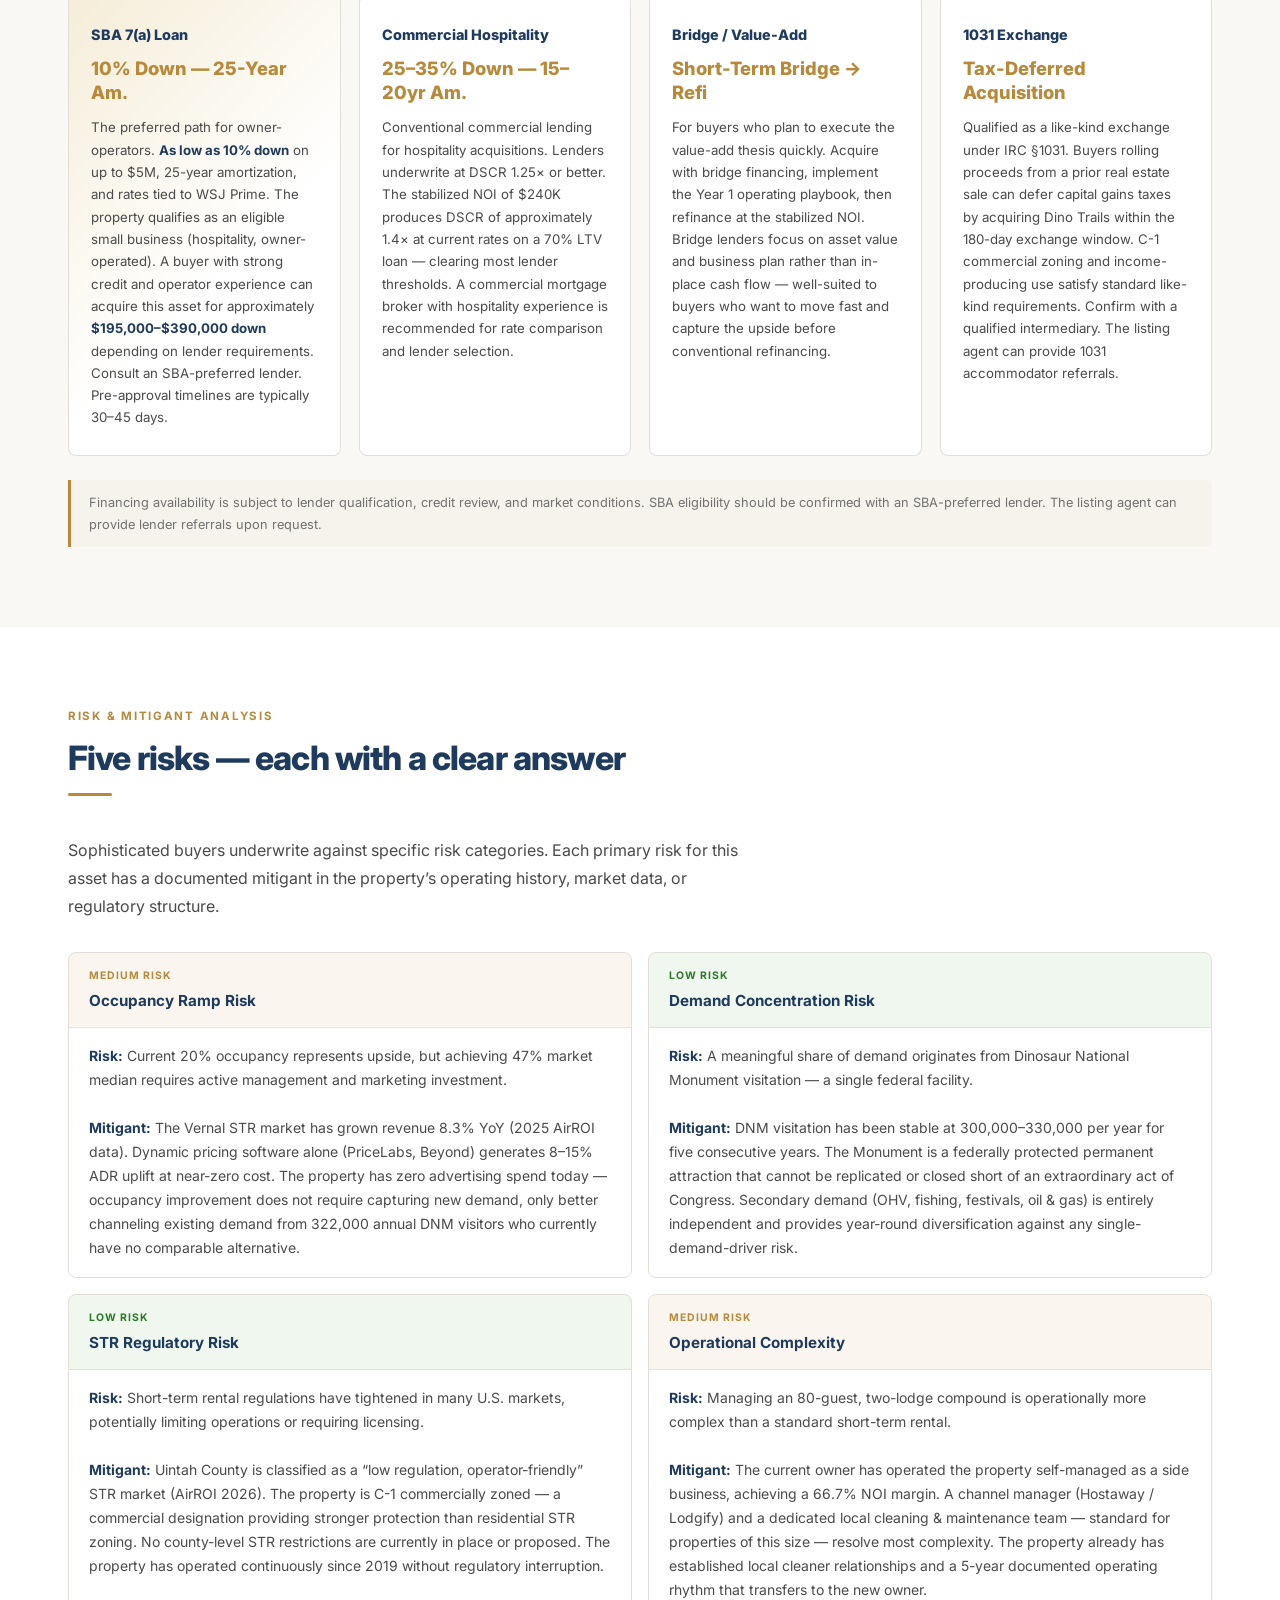
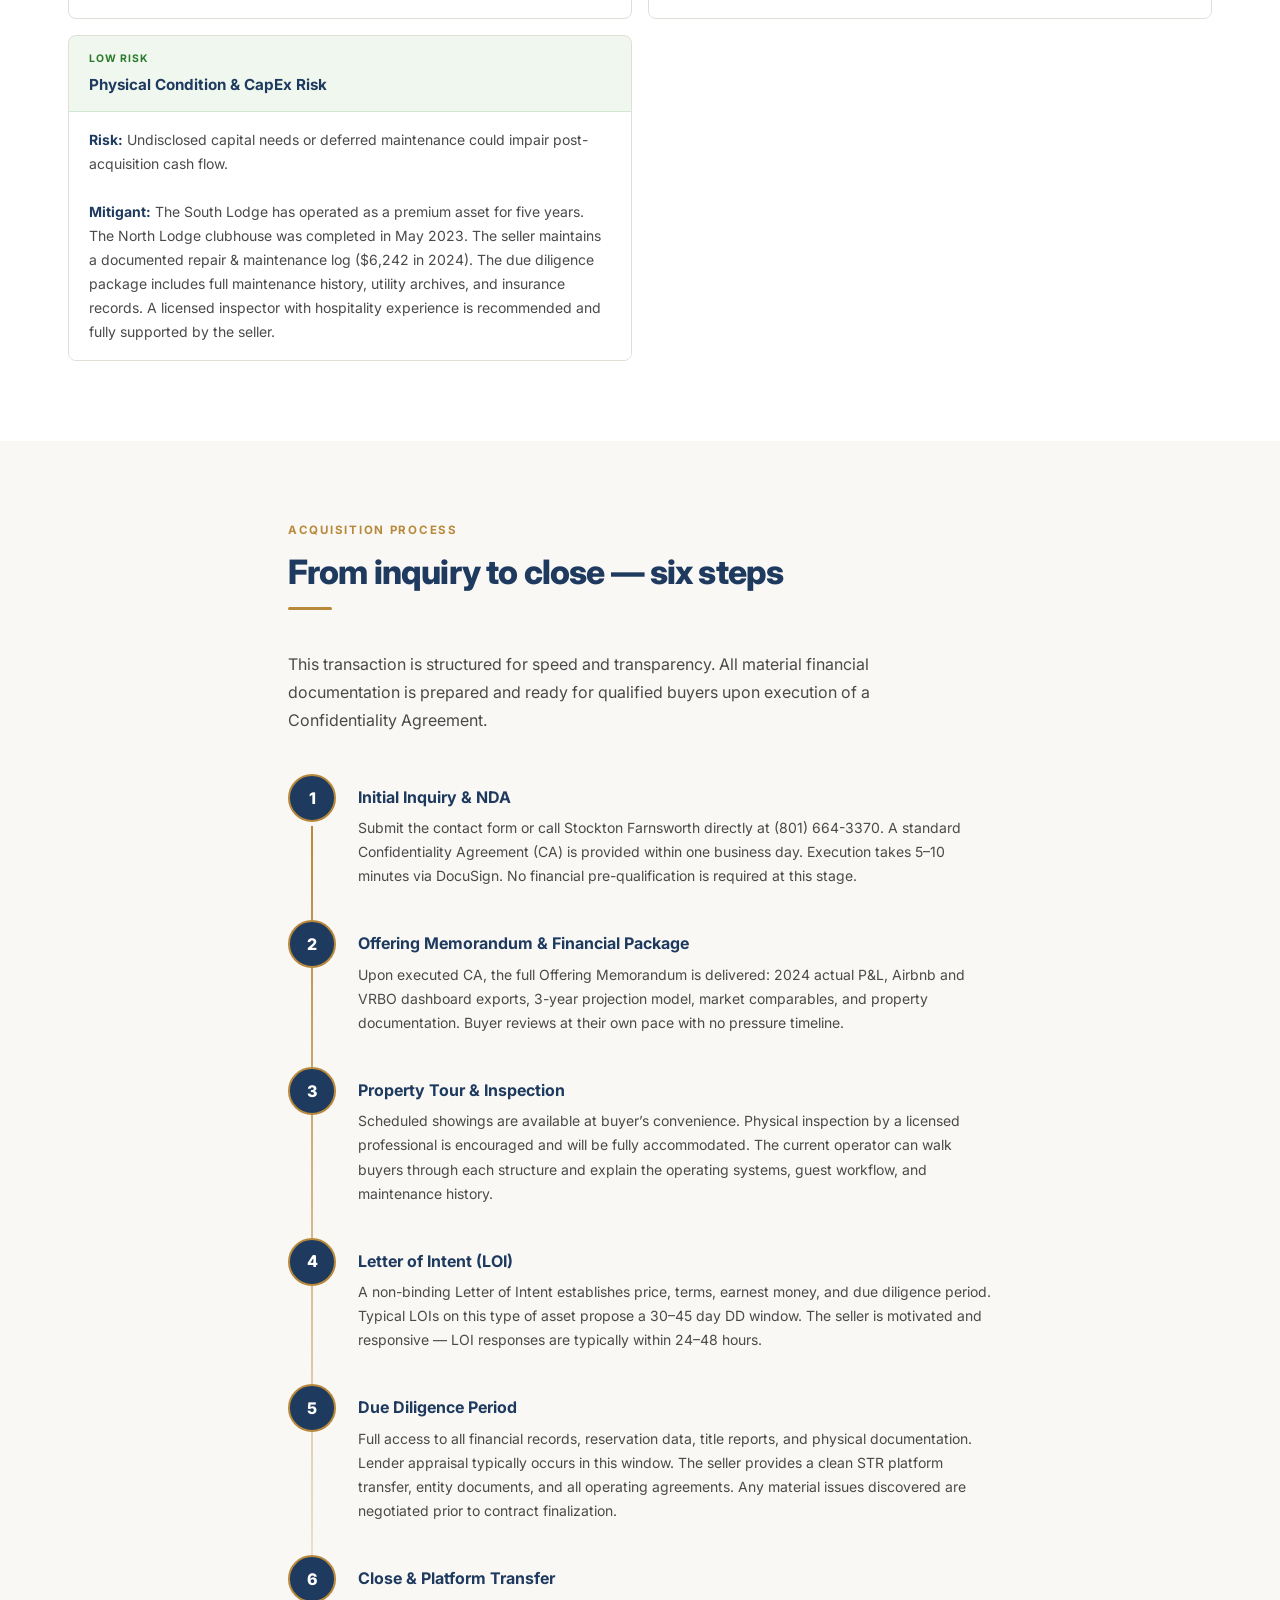
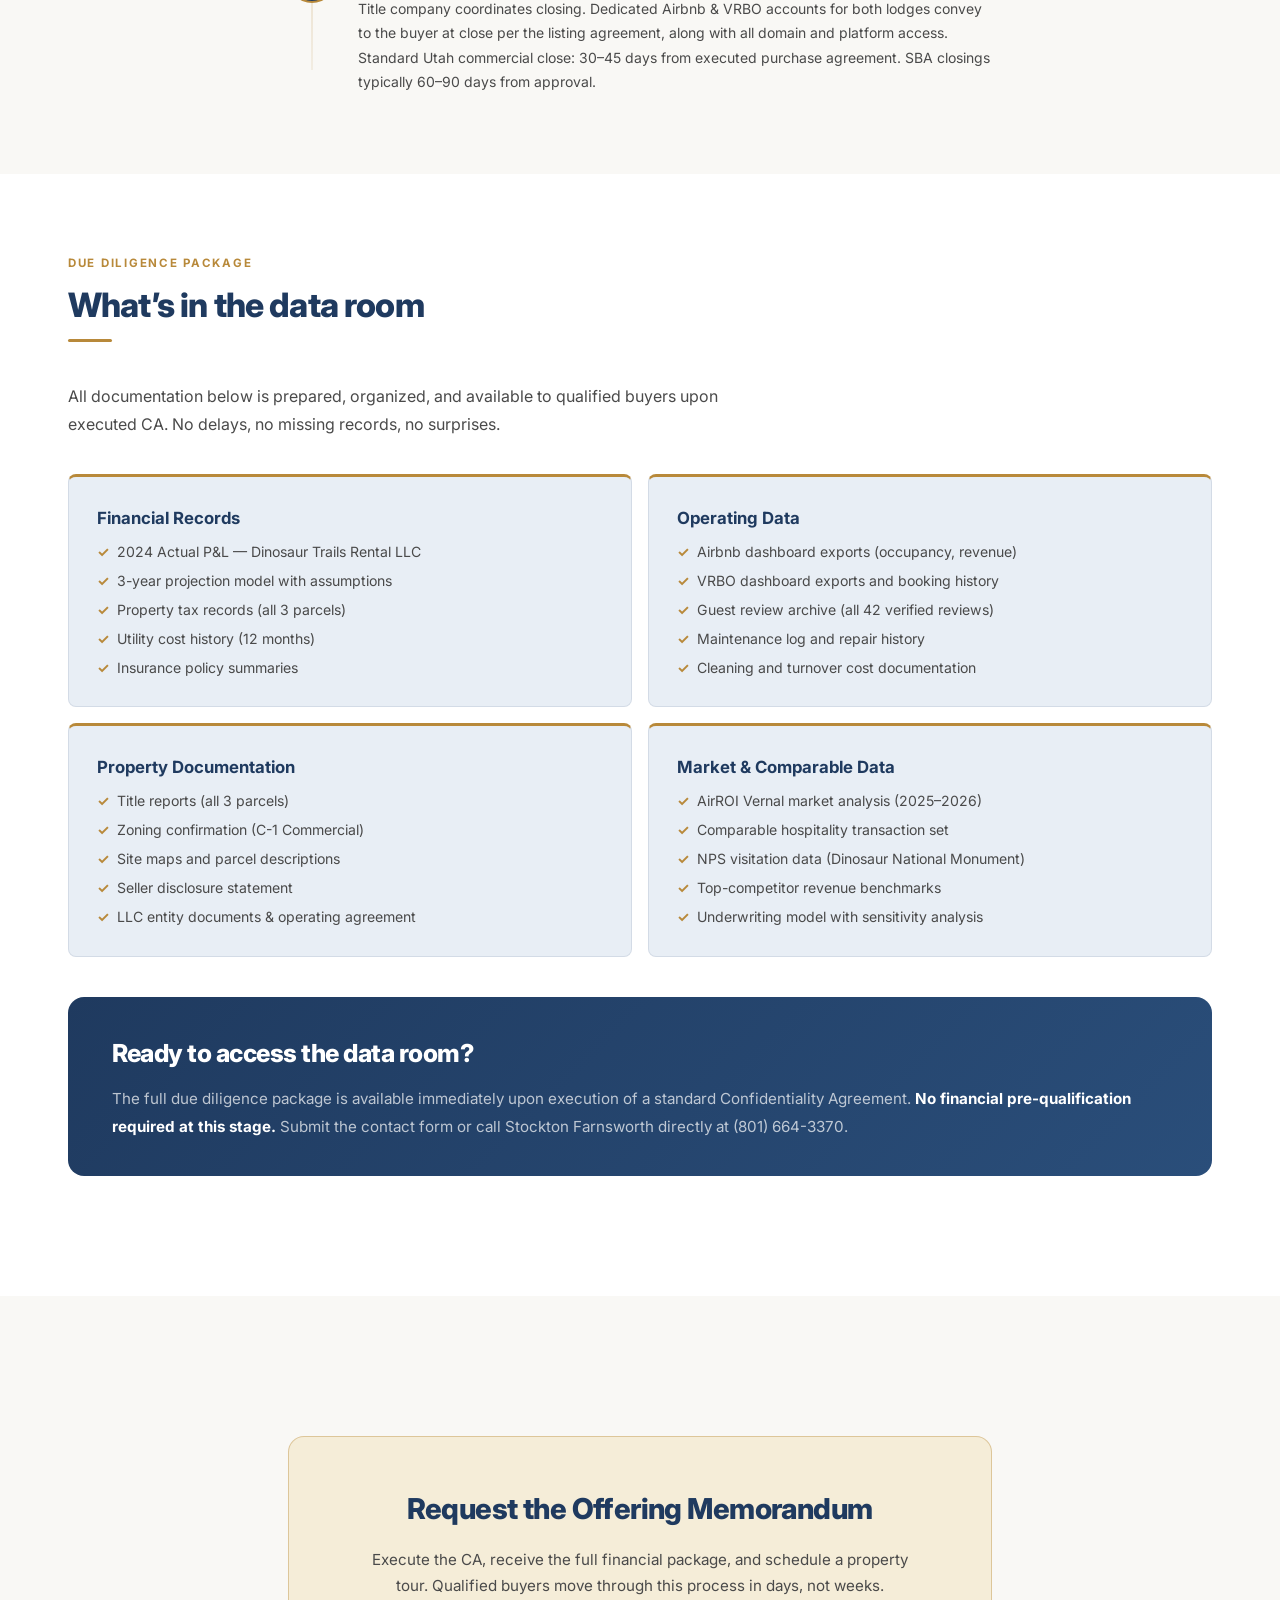
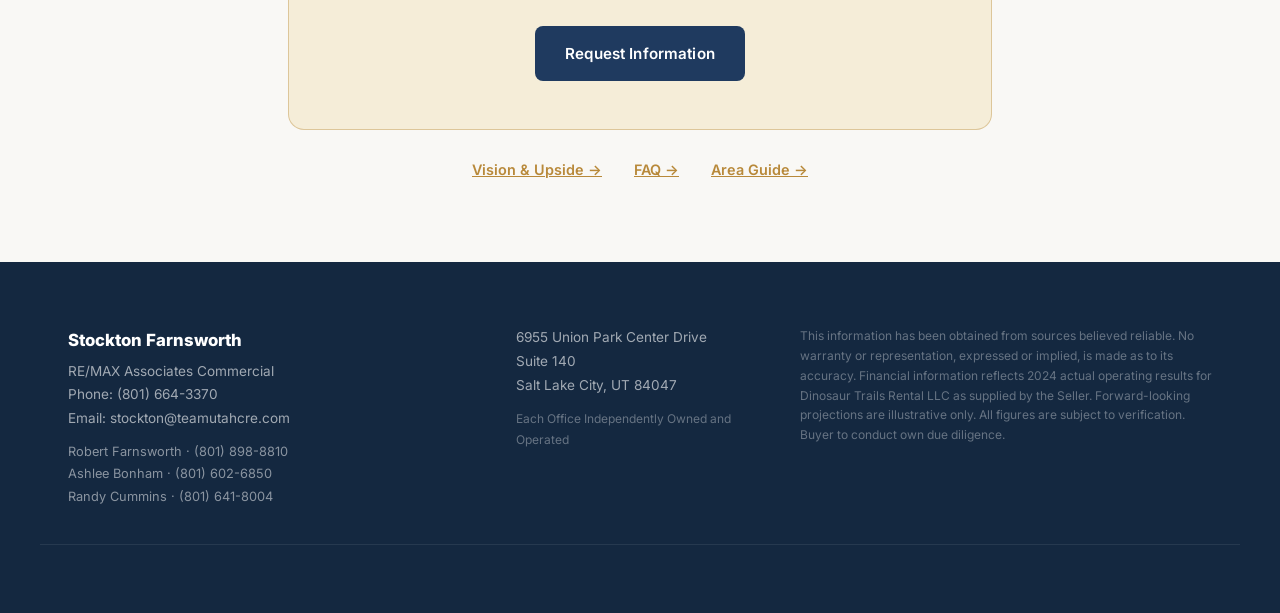
<file: investment.html>
<!DOCTYPE html>
<html lang="en">
<head>
  <meta charset="UTF-8">
  <meta name="viewport" content="width=device-width, initial-scale=1.0">
  <title>Investment &amp; Acquisition | Dino Trails Getaway — Jensen, Utah</title>
  <meta name="description" content="SBA 7(a) and commercial hospitality financing for Dino Trails Getaway. Financing options, risk analysis, acquisition process, and due diligence package for this $1.95M Jensen, Utah hospitality investment.">
  <meta property="og:title" content="Investment &amp; Acquisition | Dino Trails Getaway">
  <meta property="og:description" content="Financing options, risk/mitigant analysis, and step-by-step acquisition process for this $1.95M group hospitality compound at Dinosaur National Monument.">
  <meta property="og:type" content="website">
  <link rel="preconnect" href="https://fonts.googleapis.com">
  <link rel="preconnect" href="https://fonts.gstatic.com" crossorigin>
  <link href="https://fonts.googleapis.com/css2?family=Inter:wght@400;500;600;700;800&display=swap" rel="stylesheet">
  <link rel="stylesheet" href="css/styles.css">
</head>
<body>

  <!-- PASSWORD GATE -->
  <div id="password-gate">
    <div class="gate-box">
      <p class="gate-eyebrow">Dino Trails Getaway &nbsp;·&nbsp; Jensen, Utah</p>
      <h2 class="gate-title">Site Under Development</h2>
      <div class="gate-divider"></div>
      <p class="gate-sub">This marketing site is being prepared for listing. Enter the access password to preview.</p>
      <input type="password" id="gate-input" class="gate-input" placeholder="Enter password" autocomplete="off">
      <button class="gate-btn" id="gate-btn">Access Preview</button>
      <p class="gate-error" id="gate-error"></p>
    </div>
  </div>

  <!-- DEV BANNER -->
  <div id="dev-banner">
    Site under development &nbsp;·&nbsp; For authorized preview only &nbsp;·&nbsp; Not yet public
    <a id="gate-logout" title="Lock site">Lock</a>
  </div>

  <!-- NAV -->
  <nav id="navbar">
    <div class="nav-inner">
      <div class="nav-brand">Dino Trails Getaway</div>
      <button class="nav-toggle" aria-label="Toggle navigation">&#9776;</button>
      <ul class="nav-links">
        <li><a href="index.html#opportunity">Opportunity</a></li>
        <li><a href="index.html#property">Property</a></li>
        <li><a href="index.html#financials">Financials</a></li>
        <li><a href="index.html#market">Market</a></li>
        <li><a href="index.html#location">Location</a></li>
        <li><a href="area-guide.html">Area Guide</a></li>
        <li><a href="groups.html">For Groups</a></li>
        <li><a href="investment.html" class="nav-active">Investment</a></li>
        <li><a href="gallery.html">Gallery</a></li>
        <li><a href="index.html#contact" class="nav-cta">Request Info</a></li>
      </ul>
    </div>
  </nav>

  <!-- PAGE HERO -->
  <section class="page-hero page-hero-to-dark">
    <div class="container">
      <span class="page-hero-eyebrow">$1,950,000 &nbsp;·&nbsp; Jensen, Utah &nbsp;·&nbsp; Qualified Buyers</span>
      <h1>Investment &amp; Acquisition</h1>
      <p class="page-hero-sub">Financing structures, risk and mitigant analysis, the step-by-step acquisition process, and the full due diligence package &mdash; everything a serious buyer needs to move from interest to offer.</p>
    </div>
  </section>

  <!-- ══════════════════════ STAT BAR + THESIS ══════════════════════ -->
  <section class="page-section-navy">
    <div class="container fade-in">
      <div class="stat-bar">
        <div class="stat-bar-item">
          <div class="stat-bar-value">$1.95M</div>
          <div class="stat-bar-label">List Price</div>
        </div>
        <div class="stat-bar-item">
          <div class="stat-bar-value">$95,280</div>
          <div class="stat-bar-label">2024 Actual NOI</div>
        </div>
        <div class="stat-bar-item">
          <div class="stat-bar-value">4.4%</div>
          <div class="stat-bar-label">Current Cap Rate</div>
        </div>
        <div class="stat-bar-item">
          <div class="stat-bar-value">12.3%</div>
          <div class="stat-bar-label">Projected Stabilized Cap</div>
        </div>
        <div class="stat-bar-item">
          <div class="stat-bar-value">$121,875</div>
          <div class="stat-bar-label">Price Per Key (16 rooms)</div>
        </div>
        <div class="stat-bar-item">
          <div class="stat-bar-value">80+</div>
          <div class="stat-bar-label">Guest Capacity &middot; 3 Parcels</div>
        </div>
      </div>
    </div>

    <div class="container container-narrow fade-in" style="margin-top:48px;">
      <h2 class="section-title-lg" style="color:var(--white);">Why This Works as an Investment</h2>
      <p style="color:rgba(255,255,255,0.72);font-size:1.05rem;line-height:1.85;margin-bottom:1.2rem;">
        The current cash flow is real. The 2024 P&amp;L reflects five years of stabilized operating history with zero advertising spend, self-managed operations, and only one income stream meaningfully activated. A sophisticated buyer does not acquire the in-place cash flow &mdash; they acquire a turnkey hospitality platform that has already proven demand with multiple clear paths to a 12%+ stabilized cap rate.
      </p>
      <p style="color:rgba(255,255,255,0.72);font-size:1.05rem;line-height:1.85;margin-bottom:0;">
        The price of $1,950,000 is defensible on in-place numbers at a 4.4% cap. The stabilized case &mdash; reaching market-median occupancy at current ADR &mdash; produces NOI of $240,088 and a 12.3% cap rate. <strong style="color:var(--white);">That is the investment thesis: pay a reasonable price for a cash-flowing asset and execute against a clear operating playbook that has already been written for you.</strong>
      </p>
    </div>
  </section>

  <!-- ══════════════════════ FINANCING OPTIONS ══════════════════════ -->
  <section class="page-section-alt">
    <div class="container">
      <p class="section-eyebrow fade-in">Financing Options</p>
      <h2 class="section-title fade-in">Four paths to ownership</h2>
      <p class="fade-in" style="color:var(--text-mid);max-width:680px;margin-bottom:8px;line-height:1.75;">This property qualifies for multiple financing structures. The right path depends on the buyer&rsquo;s operator status, equity position, credit profile, and tax situation. Each structure below has been evaluated against the property&rsquo;s financials.</p>
      <div class="financing-grid fade-in">

        <div class="financing-card featured">
          <div class="financing-name">SBA 7(a) Loan</div>
          <div class="financing-highlight">10% Down &mdash; 25-Year Am.</div>
          <p class="financing-desc">The preferred path for owner-operators. <strong>As low as 10% down</strong> on up to $5M, 25-year amortization, and rates tied to WSJ Prime. The property qualifies as an eligible small business (hospitality, owner-operated). A buyer with strong credit and operator experience can acquire this asset for approximately <strong>$195,000&ndash;$390,000 down</strong> depending on lender requirements. Consult an SBA-preferred lender. Pre-approval timelines are typically 30&ndash;45 days.</p>
        </div>

        <div class="financing-card">
          <div class="financing-name">Commercial Hospitality</div>
          <div class="financing-highlight">25&ndash;35% Down &mdash; 15&ndash;20yr Am.</div>
          <p class="financing-desc">Conventional commercial lending for hospitality acquisitions. Lenders underwrite at DSCR 1.25&times; or better. The stabilized NOI of $240K produces DSCR of approximately 1.4&times; at current rates on a 70% LTV loan &mdash; clearing most lender thresholds. A commercial mortgage broker with hospitality experience is recommended for rate comparison and lender selection.</p>
        </div>

        <div class="financing-card">
          <div class="financing-name">Bridge / Value-Add</div>
          <div class="financing-highlight">Short-Term Bridge &rarr; Refi</div>
          <p class="financing-desc">For buyers who plan to execute the value-add thesis quickly. Acquire with bridge financing, implement the Year 1 operating playbook, then refinance at the stabilized NOI. Bridge lenders focus on asset value and business plan rather than in-place cash flow &mdash; well-suited to buyers who want to move fast and capture the upside before conventional refinancing.</p>
        </div>

        <div class="financing-card">
          <div class="financing-name">1031 Exchange</div>
          <div class="financing-highlight">Tax-Deferred Acquisition</div>
          <p class="financing-desc">Qualified as a like-kind exchange under IRC &sect;1031. Buyers rolling proceeds from a prior real estate sale can defer capital gains taxes by acquiring Dino Trails within the 180-day exchange window. C-1 commercial zoning and income-producing use satisfy standard like-kind requirements. Confirm with a qualified intermediary. The listing agent can provide 1031 accommodator referrals.</p>
        </div>

      </div>
      <p class="financials-note fade-in" style="margin-top:24px;">Financing availability is subject to lender qualification, credit review, and market conditions. SBA eligibility should be confirmed with an SBA-preferred lender. The listing agent can provide lender referrals upon request.</p>
    </div>
  </section>

  <!-- ══════════════════════ RISK ANALYSIS ══════════════════════ -->
  <section class="page-section">
    <div class="container">
      <p class="section-eyebrow fade-in">Risk &amp; Mitigant Analysis</p>
      <h2 class="section-title fade-in">Five risks &mdash; each with a clear answer</h2>
      <p class="fade-in" style="color:var(--text-mid);max-width:680px;margin-bottom:8px;line-height:1.75;">Sophisticated buyers underwrite against specific risk categories. Each primary risk for this asset has a documented mitigant in the property&rsquo;s operating history, market data, or regulatory structure.</p>
      <div class="risk-grid fade-in">

        <div class="risk-card">
          <div class="risk-card-header medium">
            <div class="risk-level">Medium Risk</div>
            <div class="risk-name">Occupancy Ramp Risk</div>
          </div>
          <div class="risk-card-body">
            <strong>Risk:</strong> Current 20% occupancy represents upside, but achieving 47% market median requires active management and marketing investment.<br><br>
            <strong>Mitigant:</strong> The Vernal STR market has grown revenue 8.3% YoY (2025 AirROI data). Dynamic pricing software alone (PriceLabs, Beyond) generates 8&ndash;15% ADR uplift at near-zero cost. The property has zero advertising spend today &mdash; occupancy improvement does not require capturing new demand, only better channeling existing demand from 322,000 annual DNM visitors who currently have no comparable alternative.
          </div>
        </div>

        <div class="risk-card">
          <div class="risk-card-header low">
            <div class="risk-level">Low Risk</div>
            <div class="risk-name">Demand Concentration Risk</div>
          </div>
          <div class="risk-card-body">
            <strong>Risk:</strong> A meaningful share of demand originates from Dinosaur National Monument visitation &mdash; a single federal facility.<br><br>
            <strong>Mitigant:</strong> DNM visitation has been stable at 300,000&ndash;330,000 per year for five consecutive years. The Monument is a federally protected permanent attraction that cannot be replicated or closed short of an extraordinary act of Congress. Secondary demand (OHV, fishing, festivals, oil &amp; gas) is entirely independent and provides year-round diversification against any single-demand-driver risk.
          </div>
        </div>

        <div class="risk-card">
          <div class="risk-card-header low">
            <div class="risk-level">Low Risk</div>
            <div class="risk-name">STR Regulatory Risk</div>
          </div>
          <div class="risk-card-body">
            <strong>Risk:</strong> Short-term rental regulations have tightened in many U.S. markets, potentially limiting operations or requiring licensing.<br><br>
            <strong>Mitigant:</strong> Uintah County is classified as a &ldquo;low regulation, operator-friendly&rdquo; STR market (AirROI 2026). The property is C-1 commercially zoned &mdash; a commercial designation providing stronger protection than residential STR zoning. No county-level STR restrictions are currently in place or proposed. The property has operated continuously since 2019 without regulatory interruption.
          </div>
        </div>

        <div class="risk-card">
          <div class="risk-card-header medium">
            <div class="risk-level">Medium Risk</div>
            <div class="risk-name">Operational Complexity</div>
          </div>
          <div class="risk-card-body">
            <strong>Risk:</strong> Managing an 80-guest, two-lodge compound is operationally more complex than a standard short-term rental.<br><br>
            <strong>Mitigant:</strong> The current owner has operated the property self-managed as a side business, achieving a 66.7% NOI margin. A channel manager (Hostaway / Lodgify) and a dedicated local cleaning &amp; maintenance team &mdash; standard for properties of this size &mdash; resolve most complexity. The property already has established local cleaner relationships and a 5-year documented operating rhythm that transfers to the new owner.
          </div>
        </div>

        <div class="risk-card">
          <div class="risk-card-header low">
            <div class="risk-level">Low Risk</div>
            <div class="risk-name">Physical Condition &amp; CapEx Risk</div>
          </div>
          <div class="risk-card-body">
            <strong>Risk:</strong> Undisclosed capital needs or deferred maintenance could impair post-acquisition cash flow.<br><br>
            <strong>Mitigant:</strong> The South Lodge has operated as a premium asset for five years. The North Lodge clubhouse was completed in May 2023. The seller maintains a documented repair &amp; maintenance log ($6,242 in 2024). The due diligence package includes full maintenance history, utility archives, and insurance records. A licensed inspector with hospitality experience is recommended and fully supported by the seller.
          </div>
        </div>

      </div>
    </div>
  </section>

  <!-- ══════════════════════ ACQUISITION PROCESS ══════════════════════ -->
  <section class="page-section-alt">
    <div class="container container-narrow">
      <p class="section-eyebrow fade-in">Acquisition Process</p>
      <h2 class="section-title fade-in">From inquiry to close &mdash; six steps</h2>
      <p class="fade-in" style="color:var(--text-mid);max-width:680px;margin-bottom:8px;line-height:1.75;">This transaction is structured for speed and transparency. All material financial documentation is prepared and ready for qualified buyers upon execution of a Confidentiality Agreement.</p>
      <div class="process-steps fade-in">

        <div class="process-step">
          <div class="step-number">1</div>
          <div class="step-content">
            <div class="step-title">Initial Inquiry &amp; NDA</div>
            <div class="step-desc">Submit the contact form or call Stockton Farnsworth directly at (801) 664-3370. A standard Confidentiality Agreement (CA) is provided within one business day. Execution takes 5&ndash;10 minutes via DocuSign. No financial pre-qualification is required at this stage.</div>
          </div>
        </div>

        <div class="process-step">
          <div class="step-number">2</div>
          <div class="step-content">
            <div class="step-title">Offering Memorandum &amp; Financial Package</div>
            <div class="step-desc">Upon executed CA, the full Offering Memorandum is delivered: 2024 actual P&amp;L, Airbnb and VRBO dashboard exports, 3-year projection model, market comparables, and property documentation. Buyer reviews at their own pace with no pressure timeline.</div>
          </div>
        </div>

        <div class="process-step">
          <div class="step-number">3</div>
          <div class="step-content">
            <div class="step-title">Property Tour &amp; Inspection</div>
            <div class="step-desc">Scheduled showings are available at buyer&rsquo;s convenience. Physical inspection by a licensed professional is encouraged and will be fully accommodated. The current operator can walk buyers through each structure and explain the operating systems, guest workflow, and maintenance history.</div>
          </div>
        </div>

        <div class="process-step">
          <div class="step-number">4</div>
          <div class="step-content">
            <div class="step-title">Letter of Intent (LOI)</div>
            <div class="step-desc">A non-binding Letter of Intent establishes price, terms, earnest money, and due diligence period. Typical LOIs on this type of asset propose a 30&ndash;45 day DD window. The seller is motivated and responsive &mdash; LOI responses are typically within 24&ndash;48 hours.</div>
          </div>
        </div>

        <div class="process-step">
          <div class="step-number">5</div>
          <div class="step-content">
            <div class="step-title">Due Diligence Period</div>
            <div class="step-desc">Full access to all financial records, reservation data, title reports, and physical documentation. Lender appraisal typically occurs in this window. The seller provides a clean STR platform transfer, entity documents, and all operating agreements. Any material issues discovered are negotiated prior to contract finalization.</div>
          </div>
        </div>

        <div class="process-step">
          <div class="step-number">6</div>
          <div class="step-content">
            <div class="step-title">Close &amp; Platform Transfer</div>
            <div class="step-desc">Title company coordinates closing. Dedicated Airbnb &amp; VRBO accounts for both lodges convey to the buyer at close per the listing agreement, along with all domain and platform access. Standard Utah commercial close: 30&ndash;45 days from executed purchase agreement. SBA closings typically 60&ndash;90 days from approval.</div>
          </div>
        </div>

      </div>
    </div>
  </section>

  <!-- ══════════════════════ DUE DILIGENCE PACKAGE ══════════════════════ -->
  <section class="page-section">
    <div class="container">
      <p class="section-eyebrow fade-in">Due Diligence Package</p>
      <h2 class="section-title fade-in">What&rsquo;s in the data room</h2>
      <p class="fade-in" style="color:var(--text-mid);max-width:680px;margin-bottom:36px;line-height:1.75;">All documentation below is prepared, organized, and available to qualified buyers upon executed CA. No delays, no missing records, no surprises.</p>

      <div class="buildings-grid fade-in">
        <div class="building-card">
          <h3>Financial Records</h3>
          <ul style="list-style:none;margin:0;display:flex;flex-direction:column;gap:8px;">
            <li style="font-size:0.88rem;color:var(--text-mid);padding-left:20px;position:relative;line-height:1.5;"><span style="position:absolute;left:0;color:var(--gold);font-weight:700;">&#10003;</span> 2024 Actual P&amp;L &mdash; Dinosaur Trails Rental LLC</li>
            <li style="font-size:0.88rem;color:var(--text-mid);padding-left:20px;position:relative;line-height:1.5;"><span style="position:absolute;left:0;color:var(--gold);font-weight:700;">&#10003;</span> 3-year projection model with assumptions</li>
            <li style="font-size:0.88rem;color:var(--text-mid);padding-left:20px;position:relative;line-height:1.5;"><span style="position:absolute;left:0;color:var(--gold);font-weight:700;">&#10003;</span> Property tax records (all 3 parcels)</li>
            <li style="font-size:0.88rem;color:var(--text-mid);padding-left:20px;position:relative;line-height:1.5;"><span style="position:absolute;left:0;color:var(--gold);font-weight:700;">&#10003;</span> Utility cost history (12 months)</li>
            <li style="font-size:0.88rem;color:var(--text-mid);padding-left:20px;position:relative;line-height:1.5;"><span style="position:absolute;left:0;color:var(--gold);font-weight:700;">&#10003;</span> Insurance policy summaries</li>
          </ul>
        </div>
        <div class="building-card">
          <h3>Operating Data</h3>
          <ul style="list-style:none;margin:0;display:flex;flex-direction:column;gap:8px;">
            <li style="font-size:0.88rem;color:var(--text-mid);padding-left:20px;position:relative;line-height:1.5;"><span style="position:absolute;left:0;color:var(--gold);font-weight:700;">&#10003;</span> Airbnb dashboard exports (occupancy, revenue)</li>
            <li style="font-size:0.88rem;color:var(--text-mid);padding-left:20px;position:relative;line-height:1.5;"><span style="position:absolute;left:0;color:var(--gold);font-weight:700;">&#10003;</span> VRBO dashboard exports and booking history</li>
            <li style="font-size:0.88rem;color:var(--text-mid);padding-left:20px;position:relative;line-height:1.5;"><span style="position:absolute;left:0;color:var(--gold);font-weight:700;">&#10003;</span> Guest review archive (all 42 verified reviews)</li>
            <li style="font-size:0.88rem;color:var(--text-mid);padding-left:20px;position:relative;line-height:1.5;"><span style="position:absolute;left:0;color:var(--gold);font-weight:700;">&#10003;</span> Maintenance log and repair history</li>
            <li style="font-size:0.88rem;color:var(--text-mid);padding-left:20px;position:relative;line-height:1.5;"><span style="position:absolute;left:0;color:var(--gold);font-weight:700;">&#10003;</span> Cleaning and turnover cost documentation</li>
          </ul>
        </div>
        <div class="building-card">
          <h3>Property Documentation</h3>
          <ul style="list-style:none;margin:0;display:flex;flex-direction:column;gap:8px;">
            <li style="font-size:0.88rem;color:var(--text-mid);padding-left:20px;position:relative;line-height:1.5;"><span style="position:absolute;left:0;color:var(--gold);font-weight:700;">&#10003;</span> Title reports (all 3 parcels)</li>
            <li style="font-size:0.88rem;color:var(--text-mid);padding-left:20px;position:relative;line-height:1.5;"><span style="position:absolute;left:0;color:var(--gold);font-weight:700;">&#10003;</span> Zoning confirmation (C-1 Commercial)</li>
            <li style="font-size:0.88rem;color:var(--text-mid);padding-left:20px;position:relative;line-height:1.5;"><span style="position:absolute;left:0;color:var(--gold);font-weight:700;">&#10003;</span> Site maps and parcel descriptions</li>
            <li style="font-size:0.88rem;color:var(--text-mid);padding-left:20px;position:relative;line-height:1.5;"><span style="position:absolute;left:0;color:var(--gold);font-weight:700;">&#10003;</span> Seller disclosure statement</li>
            <li style="font-size:0.88rem;color:var(--text-mid);padding-left:20px;position:relative;line-height:1.5;"><span style="position:absolute;left:0;color:var(--gold);font-weight:700;">&#10003;</span> LLC entity documents &amp; operating agreement</li>
          </ul>
        </div>
        <div class="building-card">
          <h3>Market &amp; Comparable Data</h3>
          <ul style="list-style:none;margin:0;display:flex;flex-direction:column;gap:8px;">
            <li style="font-size:0.88rem;color:var(--text-mid);padding-left:20px;position:relative;line-height:1.5;"><span style="position:absolute;left:0;color:var(--gold);font-weight:700;">&#10003;</span> AirROI Vernal market analysis (2025&ndash;2026)</li>
            <li style="font-size:0.88rem;color:var(--text-mid);padding-left:20px;position:relative;line-height:1.5;"><span style="position:absolute;left:0;color:var(--gold);font-weight:700;">&#10003;</span> Comparable hospitality transaction set</li>
            <li style="font-size:0.88rem;color:var(--text-mid);padding-left:20px;position:relative;line-height:1.5;"><span style="position:absolute;left:0;color:var(--gold);font-weight:700;">&#10003;</span> NPS visitation data (Dinosaur National Monument)</li>
            <li style="font-size:0.88rem;color:var(--text-mid);padding-left:20px;position:relative;line-height:1.5;"><span style="position:absolute;left:0;color:var(--gold);font-weight:700;">&#10003;</span> Top-competitor revenue benchmarks</li>
            <li style="font-size:0.88rem;color:var(--text-mid);padding-left:20px;position:relative;line-height:1.5;"><span style="position:absolute;left:0;color:var(--gold);font-weight:700;">&#10003;</span> Underwriting model with sensitivity analysis</li>
          </ul>
        </div>
      </div>

      <div class="callout-block fade-in">
        <h3>Ready to access the data room?</h3>
        <p>The full due diligence package is available immediately upon execution of a standard Confidentiality Agreement. <strong>No financial pre-qualification required at this stage.</strong> Submit the contact form or call Stockton Farnsworth directly at (801) 664-3370.</p>
      </div>
    </div>
  </section>

  <!-- ══════════════════════ CTA ══════════════════════ -->
  <section class="page-section-alt">
    <div class="container container-narrow">
      <div class="cta-strip fade-in">
        <h3>Request the Offering Memorandum</h3>
        <p>Execute the CA, receive the full financial package, and schedule a property tour. Qualified buyers move through this process in days, not weeks.</p>
        <a href="index.html#contact" class="btn">Request Information</a>
      </div>
      <div style="text-align:center;margin-top:28px;display:flex;justify-content:center;gap:32px;flex-wrap:wrap;" class="fade-in">
        <a href="vision.html" style="color:var(--gold);font-size:0.9rem;font-weight:600;text-decoration:underline;">Vision &amp; Upside &rarr;</a>
        <a href="faq.html" style="color:var(--gold);font-size:0.9rem;font-weight:600;text-decoration:underline;">FAQ &rarr;</a>
        <a href="area-guide.html" style="color:var(--gold);font-size:0.9rem;font-weight:600;text-decoration:underline;">Area Guide &rarr;</a>
      </div>
    </div>
  </section>

  <!-- FOOTER -->
  <footer id="footer">
    <div class="container footer-inner">
      <div class="footer-agent">
        <p class="footer-name">Stockton Farnsworth</p>
        <p>RE/MAX Associates Commercial</p>
        <p>Phone: <a href="tel:8016643370">(801) 664-3370</a></p>
        <p>Email: <a href="mailto:stockton@teamutahcre.com">stockton@teamutahcre.com</a></p>
        <p style="margin-top:10px;font-size:0.8rem;color:rgba(255,255,255,0.5)">
          Robert Farnsworth &middot; (801) 898-8810<br>
          Ashlee Bonham &middot; (801) 602-6850<br>
          Randy Cummins &middot; (801) 641-8004
        </p>
      </div>
      <div class="footer-office">
        <p>6955 Union Park Center Drive</p>
        <p>Suite 140</p>
        <p>Salt Lake City, UT 84047</p>
        <p class="footer-remax">Each Office Independently Owned and Operated</p>
      </div>
      <div class="footer-disclaimer">
        <p>This information has been obtained from sources believed reliable. No warranty or representation, expressed or implied, is made as to its accuracy. Financial information reflects 2024 actual operating results for Dinosaur Trails Rental LLC as supplied by the Seller. Forward-looking projections are illustrative only. All figures are subject to verification. Buyer to conduct own due diligence.</p>
      </div>
    </div>
  </footer>

  <script src="js/main.js"></script>
</body>
</html>
</file>
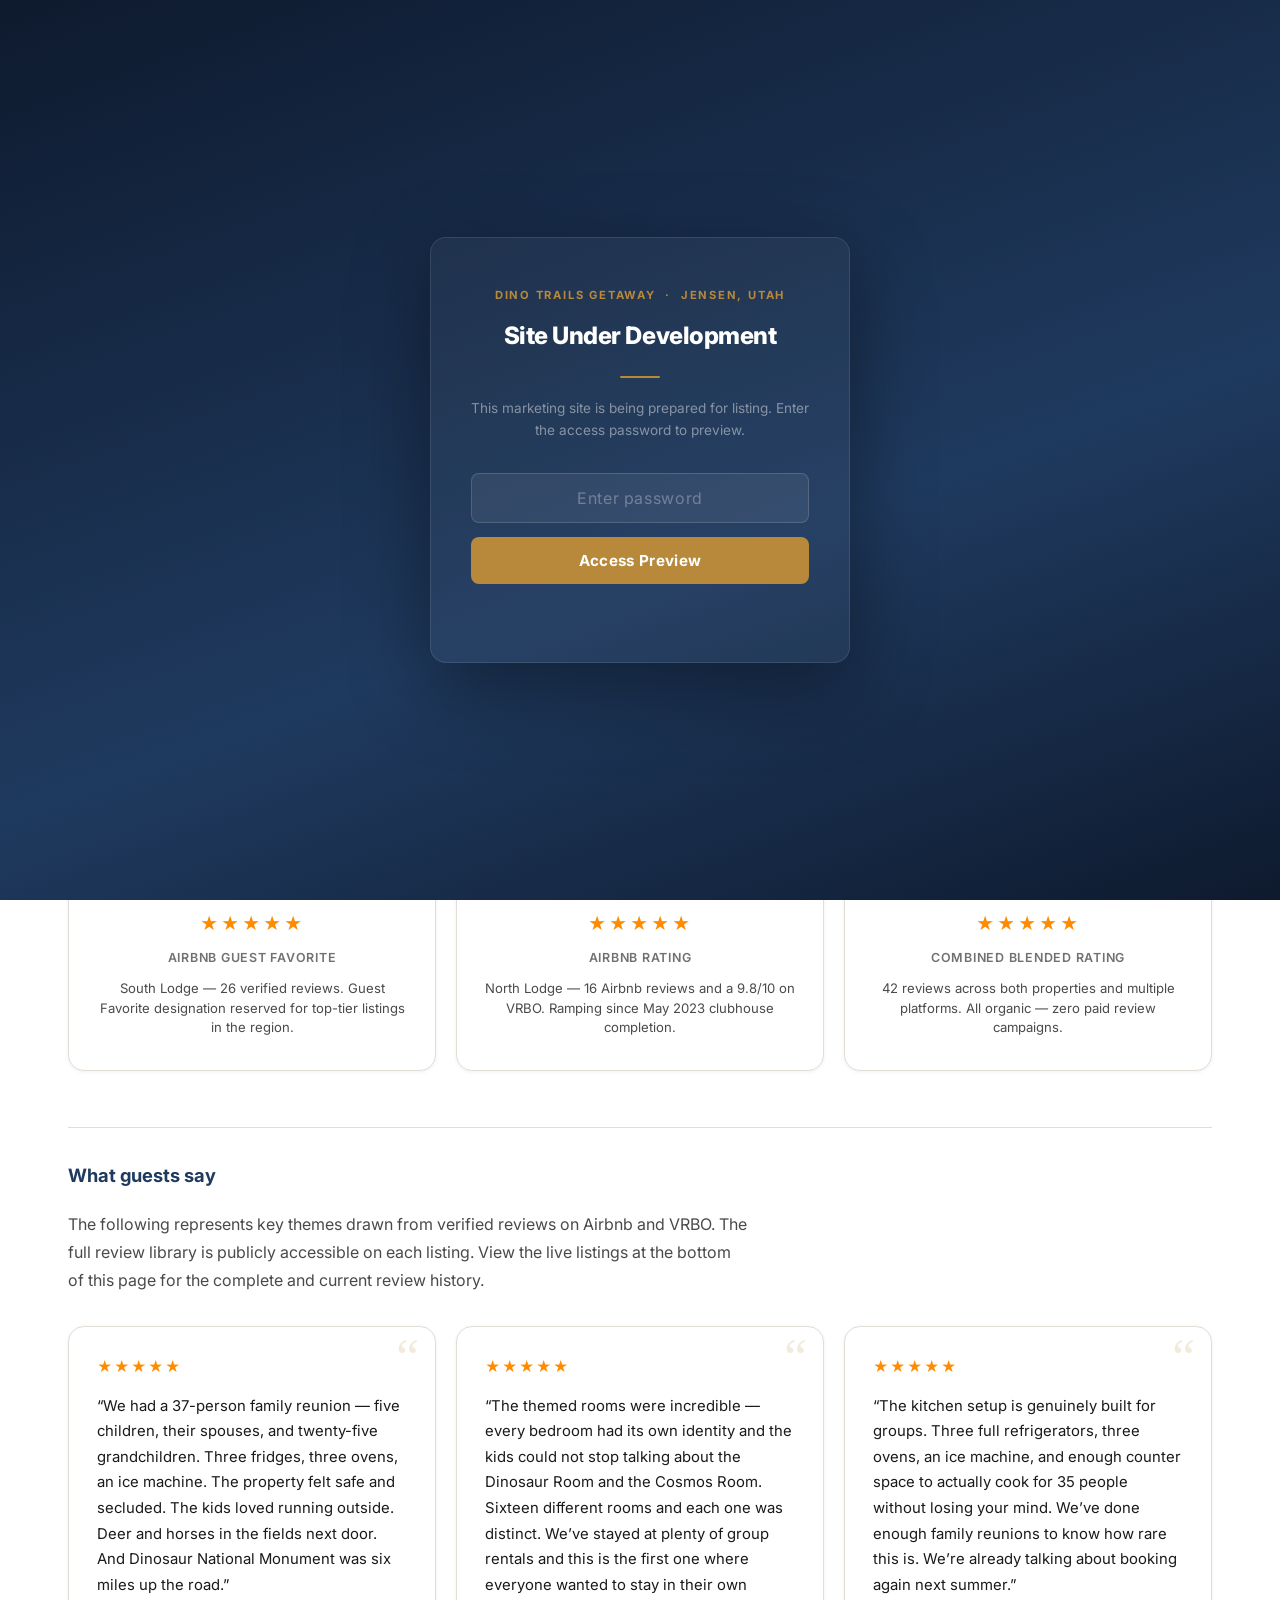
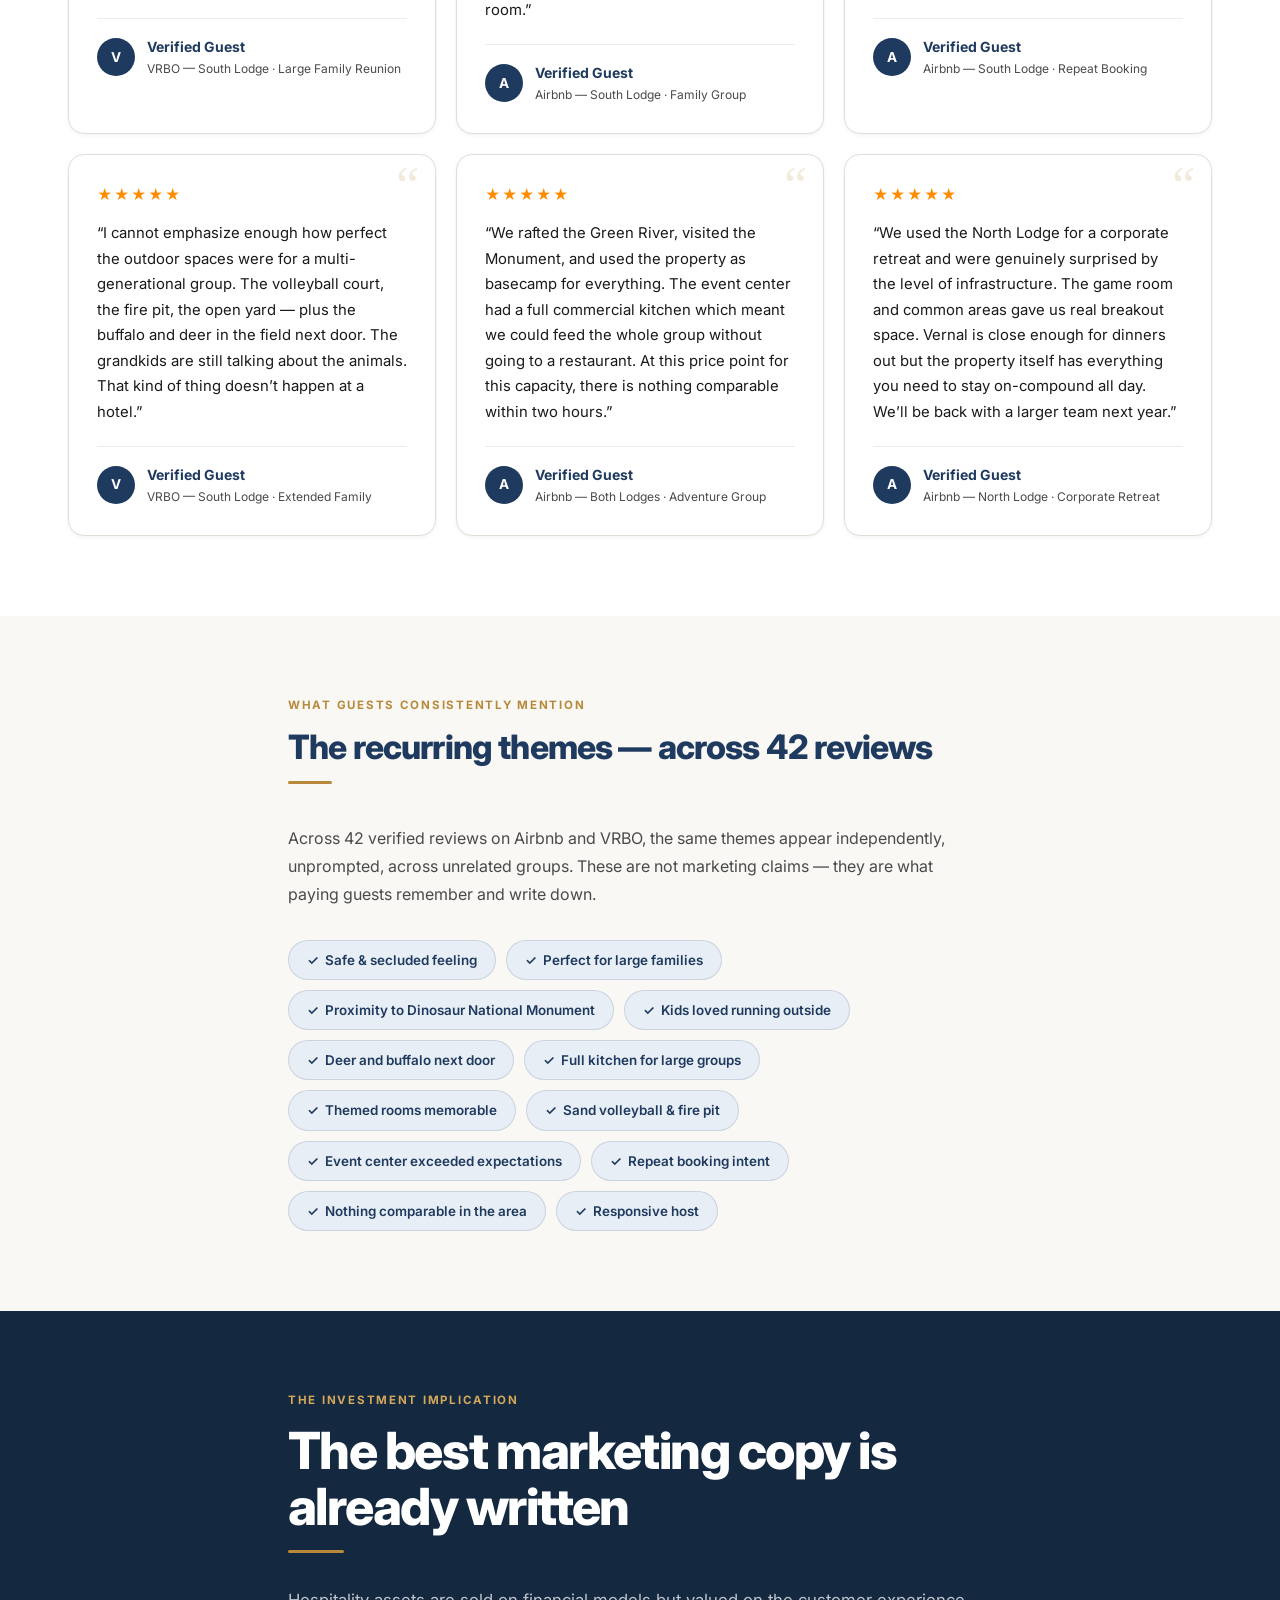
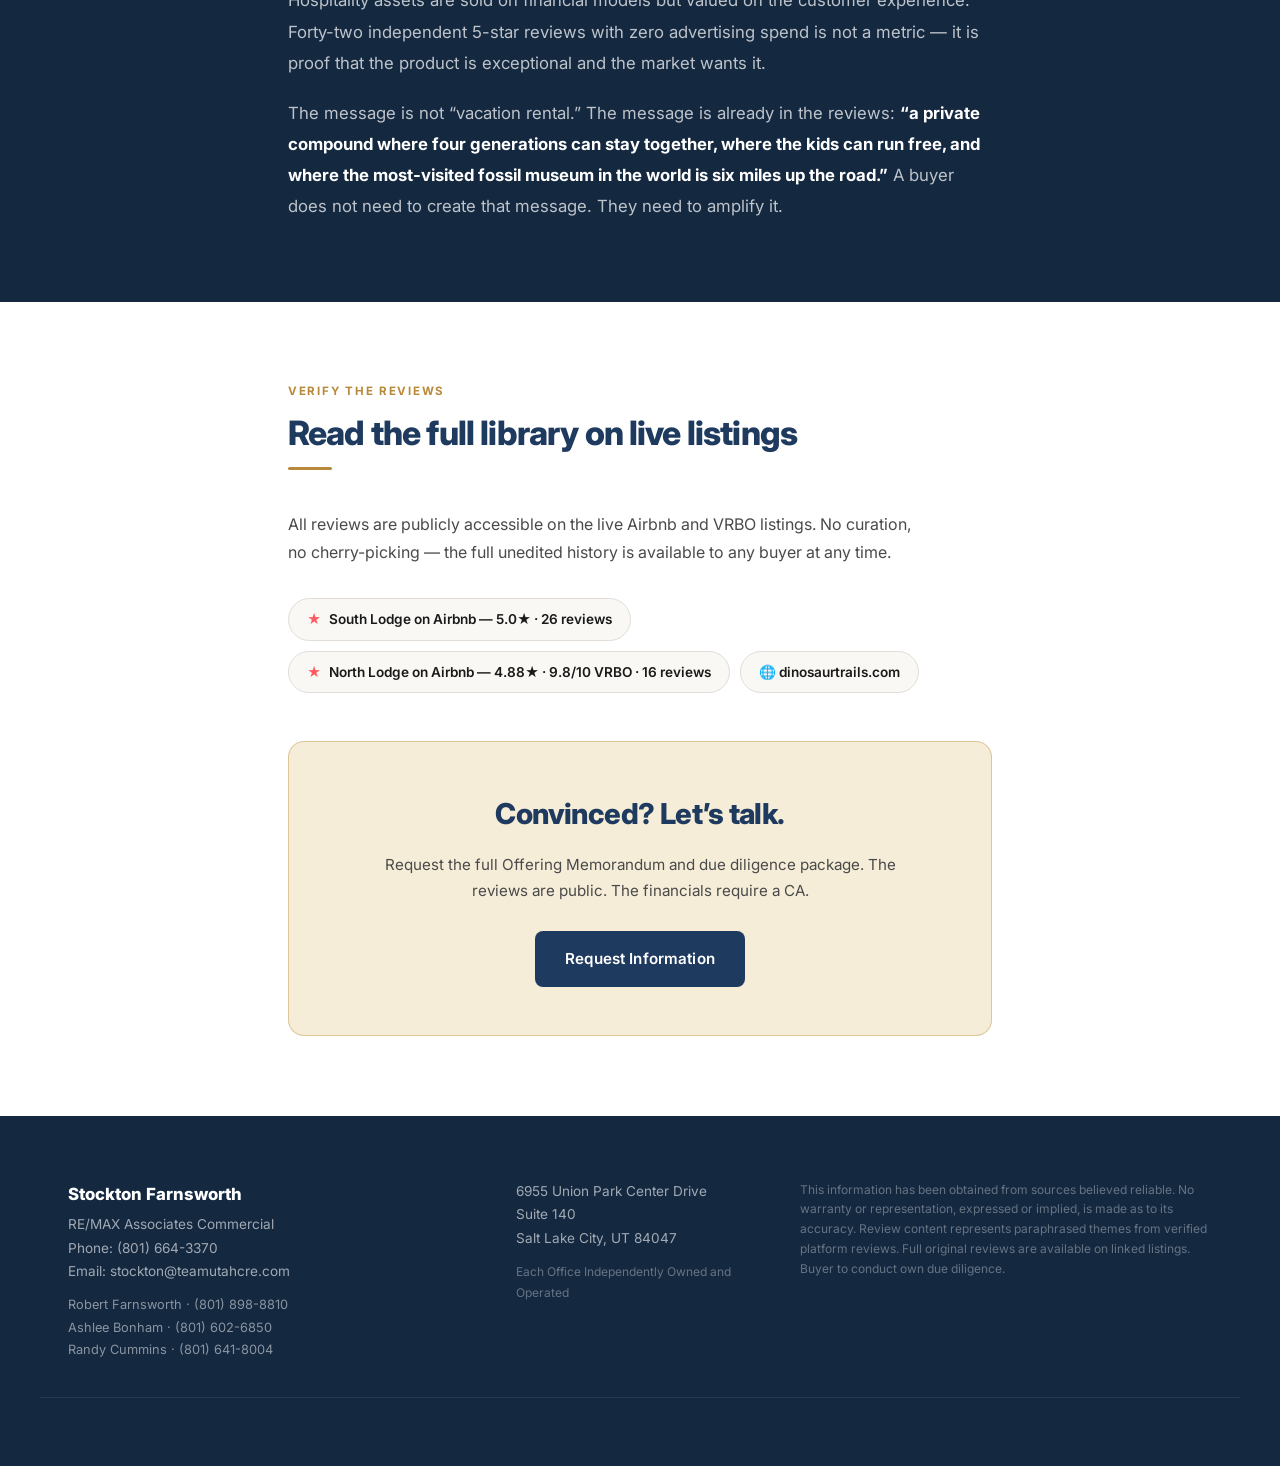
<file: reviews.html>
<!DOCTYPE html>
<html lang="en">
<head>
  <meta charset="UTF-8">
  <meta name="viewport" content="width=device-width, initial-scale=1.0">
  <title>Guest Reviews &amp; Ratings | Dino Trails Getaway — Jensen, Utah</title>
  <meta name="description" content="Guest reviews for Dino Trails Getaway. South Lodge is a 5.0-star Airbnb Guest Favorite with 26 reviews. North Lodge: 4.88-star Airbnb and 9.8/10 VRBO. 42 verified reviews, zero advertising.">
  <meta property="og:title" content="Guest Reviews | Dino Trails Getaway">
  <meta property="og:description" content="5.0★ Airbnb Guest Favorite. 42 verified reviews. Zero advertising spend. The demand proof that drives this investment thesis.">
  <meta property="og:type" content="website">
  <link rel="preconnect" href="https://fonts.googleapis.com">
  <link rel="preconnect" href="https://fonts.gstatic.com" crossorigin>
  <link href="https://fonts.googleapis.com/css2?family=Inter:wght@400;500;600;700;800&display=swap" rel="stylesheet">
  <link rel="stylesheet" href="css/styles.css">
</head>
<body>

  <!-- PASSWORD GATE -->
  <div id="password-gate">
    <div class="gate-box">
      <p class="gate-eyebrow">Dino Trails Getaway &nbsp;·&nbsp; Jensen, Utah</p>
      <h2 class="gate-title">Site Under Development</h2>
      <div class="gate-divider"></div>
      <p class="gate-sub">This marketing site is being prepared for listing. Enter the access password to preview.</p>
      <input type="password" id="gate-input" class="gate-input" placeholder="Enter password" autocomplete="off">
      <button class="gate-btn" id="gate-btn">Access Preview</button>
      <p class="gate-error" id="gate-error"></p>
    </div>
  </div>

  <!-- DEV BANNER -->
  <div id="dev-banner">
    Site under development &nbsp;·&nbsp; For authorized preview only &nbsp;·&nbsp; Not yet public
    <a id="gate-logout" title="Lock site">Lock</a>
  </div>

  <!-- NAV -->
  <nav id="navbar">
    <div class="nav-inner">
      <div class="nav-brand">Dino Trails Getaway</div>
      <button class="nav-toggle" aria-label="Toggle navigation">&#9776;</button>
      <ul class="nav-links">
        <li><a href="index.html#opportunity">Opportunity</a></li>
        <li><a href="index.html#property">Property</a></li>
        <li><a href="index.html#financials">Financials</a></li>
        <li><a href="index.html#market">Market</a></li>
        <li><a href="index.html#location">Location</a></li>
        <li><a href="area-guide.html">Area Guide</a></li>
        <li><a href="groups.html">For Groups</a></li>
        <li><a href="investment.html">Investment</a></li>
        <li><a href="gallery.html">Gallery</a></li>
        <li><a href="index.html#contact" class="nav-cta">Request Info</a></li>
      </ul>
    </div>
  </nav>

  <!-- PAGE HERO -->
  <section class="page-hero page-hero-seamless">
    <div class="container">
      <span class="page-hero-eyebrow">42 Verified Reviews &nbsp;·&nbsp; $0 Advertising Spend</span>
      <h1>Guest Reviews &amp; Ratings</h1>
      <p class="page-hero-sub">The most compelling proof of demand is not a projection &mdash; it is 42 verified reviews with a 5.0-star average, earned without a single dollar of advertising. This is what guests say about the property that becomes yours.</p>
    </div>
  </section>

  <!-- ══════════════════════ RATING OVERVIEW ══════════════════════ -->
  <section class="page-section">
    <div class="container">
      <p class="section-eyebrow fade-in">Platform Ratings</p>
      <h2 class="section-title fade-in">Best-in-corridor performance</h2>
      <p class="fade-in" style="color:var(--text-mid);max-width:680px;margin-bottom:36px;line-height:1.75;">These ratings are live, verified, and publicly accessible. View the full review library on the linked listings. The rating trajectory of the North Lodge mirrors the South Lodge&rsquo;s accumulation curve from 2020&ndash;2022 &mdash; a forward-looking indicator of where the newer property is heading.</p>

      <div class="rating-overview fade-in">
        <div class="rating-tile">
          <div class="rating-number">5.0</div>
          <div class="rating-stars-row">&#9733;&#9733;&#9733;&#9733;&#9733;</div>
          <div class="rating-badge-label">Airbnb Guest Favorite</div>
          <div class="rating-sub">South Lodge &mdash; 26 verified reviews. Guest Favorite designation reserved for top-tier listings in the region.</div>
        </div>
        <div class="rating-tile">
          <div class="rating-number">4.88</div>
          <div class="rating-stars-row">&#9733;&#9733;&#9733;&#9733;&#9733;</div>
          <div class="rating-badge-label">Airbnb Rating</div>
          <div class="rating-sub">North Lodge &mdash; 16 Airbnb reviews and a 9.8/10 on VRBO. Ramping since May 2023 clubhouse completion.</div>
        </div>
        <div class="rating-tile">
          <div class="rating-number">4.95</div>
          <div class="rating-stars-row">&#9733;&#9733;&#9733;&#9733;&#9733;</div>
          <div class="rating-badge-label">Combined Blended Rating</div>
          <div class="rating-sub">42 reviews across both properties and multiple platforms. All organic &mdash; zero paid review campaigns.</div>
        </div>
      </div>

      <!-- REVIEW CARDS -->
      <h3 class="subsection-title fade-in">What guests say</h3>
      <p class="fade-in" style="color:var(--text-mid);max-width:680px;margin-bottom:32px;line-height:1.75;">The following represents key themes drawn from verified reviews on Airbnb and VRBO. The full review library is publicly accessible on each listing. View the live listings at the bottom of this page for the complete and current review history.</p>

      <div class="reviews-grid fade-in">

        <div class="review-card">
          <div class="review-stars">&#9733;&#9733;&#9733;&#9733;&#9733;</div>
          <p class="review-text">&ldquo;We had a 37-person family reunion &mdash; five children, their spouses, and twenty-five grandchildren. Three fridges, three ovens, an ice machine. The property felt safe and secluded. The kids loved running outside. Deer and horses in the fields next door. And Dinosaur National Monument was six miles up the road.&rdquo;</p>
          <div class="review-meta">
            <div class="review-avatar">V</div>
            <div>
              <div class="review-name">Verified Guest</div>
              <div class="review-platform">VRBO &mdash; South Lodge &middot; Large Family Reunion</div>
            </div>
          </div>
        </div>

        <div class="review-card">
          <div class="review-stars">&#9733;&#9733;&#9733;&#9733;&#9733;</div>
          <p class="review-text">&ldquo;The themed rooms were incredible &mdash; every bedroom had its own identity and the kids could not stop talking about the Dinosaur Room and the Cosmos Room. Sixteen different rooms and each one was distinct. We&rsquo;ve stayed at plenty of group rentals and this is the first one where everyone wanted to stay in their own room.&rdquo;</p>
          <div class="review-meta">
            <div class="review-avatar">A</div>
            <div>
              <div class="review-name">Verified Guest</div>
              <div class="review-platform">Airbnb &mdash; South Lodge &middot; Family Group</div>
            </div>
          </div>
        </div>

        <div class="review-card">
          <div class="review-stars">&#9733;&#9733;&#9733;&#9733;&#9733;</div>
          <p class="review-text">&ldquo;The kitchen setup is genuinely built for groups. Three full refrigerators, three ovens, an ice machine, and enough counter space to actually cook for 35 people without losing your mind. We&rsquo;ve done enough family reunions to know how rare this is. We&rsquo;re already talking about booking again next summer.&rdquo;</p>
          <div class="review-meta">
            <div class="review-avatar">A</div>
            <div>
              <div class="review-name">Verified Guest</div>
              <div class="review-platform">Airbnb &mdash; South Lodge &middot; Repeat Booking</div>
            </div>
          </div>
        </div>

        <div class="review-card">
          <div class="review-stars">&#9733;&#9733;&#9733;&#9733;&#9733;</div>
          <p class="review-text">&ldquo;I cannot emphasize enough how perfect the outdoor spaces were for a multi-generational group. The volleyball court, the fire pit, the open yard &mdash; plus the buffalo and deer in the field next door. The grandkids are still talking about the animals. That kind of thing doesn&rsquo;t happen at a hotel.&rdquo;</p>
          <div class="review-meta">
            <div class="review-avatar">V</div>
            <div>
              <div class="review-name">Verified Guest</div>
              <div class="review-platform">VRBO &mdash; South Lodge &middot; Extended Family</div>
            </div>
          </div>
        </div>

        <div class="review-card">
          <div class="review-stars">&#9733;&#9733;&#9733;&#9733;&#9733;</div>
          <p class="review-text">&ldquo;We rafted the Green River, visited the Monument, and used the property as basecamp for everything. The event center had a full commercial kitchen which meant we could feed the whole group without going to a restaurant. At this price point for this capacity, there is nothing comparable within two hours.&rdquo;</p>
          <div class="review-meta">
            <div class="review-avatar">A</div>
            <div>
              <div class="review-name">Verified Guest</div>
              <div class="review-platform">Airbnb &mdash; Both Lodges &middot; Adventure Group</div>
            </div>
          </div>
        </div>

        <div class="review-card">
          <div class="review-stars">&#9733;&#9733;&#9733;&#9733;&#9733;</div>
          <p class="review-text">&ldquo;We used the North Lodge for a corporate retreat and were genuinely surprised by the level of infrastructure. The game room and common areas gave us real breakout space. Vernal is close enough for dinners out but the property itself has everything you need to stay on-compound all day. We&rsquo;ll be back with a larger team next year.&rdquo;</p>
          <div class="review-meta">
            <div class="review-avatar">A</div>
            <div>
              <div class="review-name">Verified Guest</div>
              <div class="review-platform">Airbnb &mdash; North Lodge &middot; Corporate Retreat</div>
            </div>
          </div>
        </div>

      </div>
    </div>
  </section>

  <!-- ══════════════════════ REVIEW THEMES ══════════════════════ -->
  <section class="page-section-alt">
    <div class="container container-narrow">
      <p class="section-eyebrow fade-in">What Guests Consistently Mention</p>
      <h2 class="section-title fade-in">The recurring themes &mdash; across 42 reviews</h2>
      <p class="fade-in" style="color:var(--text-mid);max-width:680px;margin-bottom:28px;line-height:1.75;">Across 42 verified reviews on Airbnb and VRBO, the same themes appear independently, unprompted, across unrelated groups. These are not marketing claims &mdash; they are what paying guests remember and write down.</p>
      <div class="theme-grid fade-in">
        <div class="theme-pill">&#10003; &nbsp;Safe &amp; secluded feeling</div>
        <div class="theme-pill">&#10003; &nbsp;Perfect for large families</div>
        <div class="theme-pill">&#10003; &nbsp;Proximity to Dinosaur National Monument</div>
        <div class="theme-pill">&#10003; &nbsp;Kids loved running outside</div>
        <div class="theme-pill">&#10003; &nbsp;Deer and buffalo next door</div>
        <div class="theme-pill">&#10003; &nbsp;Full kitchen for large groups</div>
        <div class="theme-pill">&#10003; &nbsp;Themed rooms memorable</div>
        <div class="theme-pill">&#10003; &nbsp;Sand volleyball &amp; fire pit</div>
        <div class="theme-pill">&#10003; &nbsp;Event center exceeded expectations</div>
        <div class="theme-pill">&#10003; &nbsp;Repeat booking intent</div>
        <div class="theme-pill">&#10003; &nbsp;Nothing comparable in the area</div>
        <div class="theme-pill">&#10003; &nbsp;Responsive host</div>
      </div>
    </div>
  </section>

  <!-- ══════════════════════ INVESTMENT ANGLE ══════════════════════ -->
  <section class="page-section-navy">
    <div class="container container-narrow fade-in">
      <p class="section-eyebrow" style="color:var(--gold-light);">The Investment Implication</p>
      <h2 class="section-title-lg" style="color:var(--white);">The best marketing copy is already written</h2>
      <p style="color:rgba(255,255,255,0.72);font-size:1.05rem;line-height:1.85;margin-bottom:1.2rem;">
        Hospitality assets are sold on financial models but valued on the customer experience. Forty-two independent 5-star reviews with zero advertising spend is not a metric &mdash; it is proof that the product is exceptional and the market wants it.
      </p>
      <p style="color:rgba(255,255,255,0.72);font-size:1.05rem;line-height:1.85;margin-bottom:0;">
        The message is not &ldquo;vacation rental.&rdquo; The message is already in the reviews: <strong style="color:var(--white);">&ldquo;a private compound where four generations can stay together, where the kids can run free, and where the most-visited fossil museum in the world is six miles up the road.&rdquo;</strong> A buyer does not need to create that message. They need to amplify it.
      </p>
    </div>
  </section>

  <!-- ══════════════════════ LIVE LISTINGS ══════════════════════ -->
  <section class="page-section">
    <div class="container container-narrow">
      <p class="section-eyebrow fade-in">Verify the Reviews</p>
      <h2 class="section-title fade-in">Read the full library on live listings</h2>
      <p class="fade-in" style="color:var(--text-mid);max-width:640px;margin-bottom:32px;line-height:1.75;">All reviews are publicly accessible on the live Airbnb and VRBO listings. No curation, no cherry-picking &mdash; the full unedited history is available to any buyer at any time.</p>
      <div class="airbnb-section fade-in">
        <div class="airbnb-links">
          <a href="https://www.airbnb.com/rooms/49446318" target="_blank" rel="noopener" class="airbnb-badge">
            <span class="stars">&#9733;</span> South Lodge on Airbnb &mdash; 5.0&#9733; &middot; 26 reviews
          </a>
          <a href="https://www.airbnb.com/rooms/837042915139661099" target="_blank" rel="noopener" class="airbnb-badge">
            <span class="stars">&#9733;</span> North Lodge on Airbnb &mdash; 4.88&#9733; &middot; 9.8/10 VRBO &middot; 16 reviews
          </a>
          <a href="https://www.dinosaurtrails.com" target="_blank" rel="noopener" class="airbnb-badge">
            &#127760; dinosaurtrails.com
          </a>
        </div>
      </div>

      <div class="cta-strip fade-in" style="margin-top:48px;">
        <h3>Convinced? Let&rsquo;s talk.</h3>
        <p>Request the full Offering Memorandum and due diligence package. The reviews are public. The financials require a CA.</p>
        <a href="index.html#contact" class="btn">Request Information</a>
      </div>
    </div>
  </section>

  <!-- FOOTER -->
  <footer id="footer">
    <div class="container footer-inner">
      <div class="footer-agent">
        <p class="footer-name">Stockton Farnsworth</p>
        <p>RE/MAX Associates Commercial</p>
        <p>Phone: <a href="tel:8016643370">(801) 664-3370</a></p>
        <p>Email: <a href="mailto:stockton@teamutahcre.com">stockton@teamutahcre.com</a></p>
        <p style="margin-top:10px;font-size:0.8rem;color:rgba(255,255,255,0.5)">
          Robert Farnsworth &middot; (801) 898-8810<br>
          Ashlee Bonham &middot; (801) 602-6850<br>
          Randy Cummins &middot; (801) 641-8004
        </p>
      </div>
      <div class="footer-office">
        <p>6955 Union Park Center Drive</p>
        <p>Suite 140</p>
        <p>Salt Lake City, UT 84047</p>
        <p class="footer-remax">Each Office Independently Owned and Operated</p>
      </div>
      <div class="footer-disclaimer">
        <p>This information has been obtained from sources believed reliable. No warranty or representation, expressed or implied, is made as to its accuracy. Review content represents paraphrased themes from verified platform reviews. Full original reviews are available on linked listings. Buyer to conduct own due diligence.</p>
      </div>
    </div>
  </footer>

  <script src="js/main.js"></script>
</body>
</html>
</file>
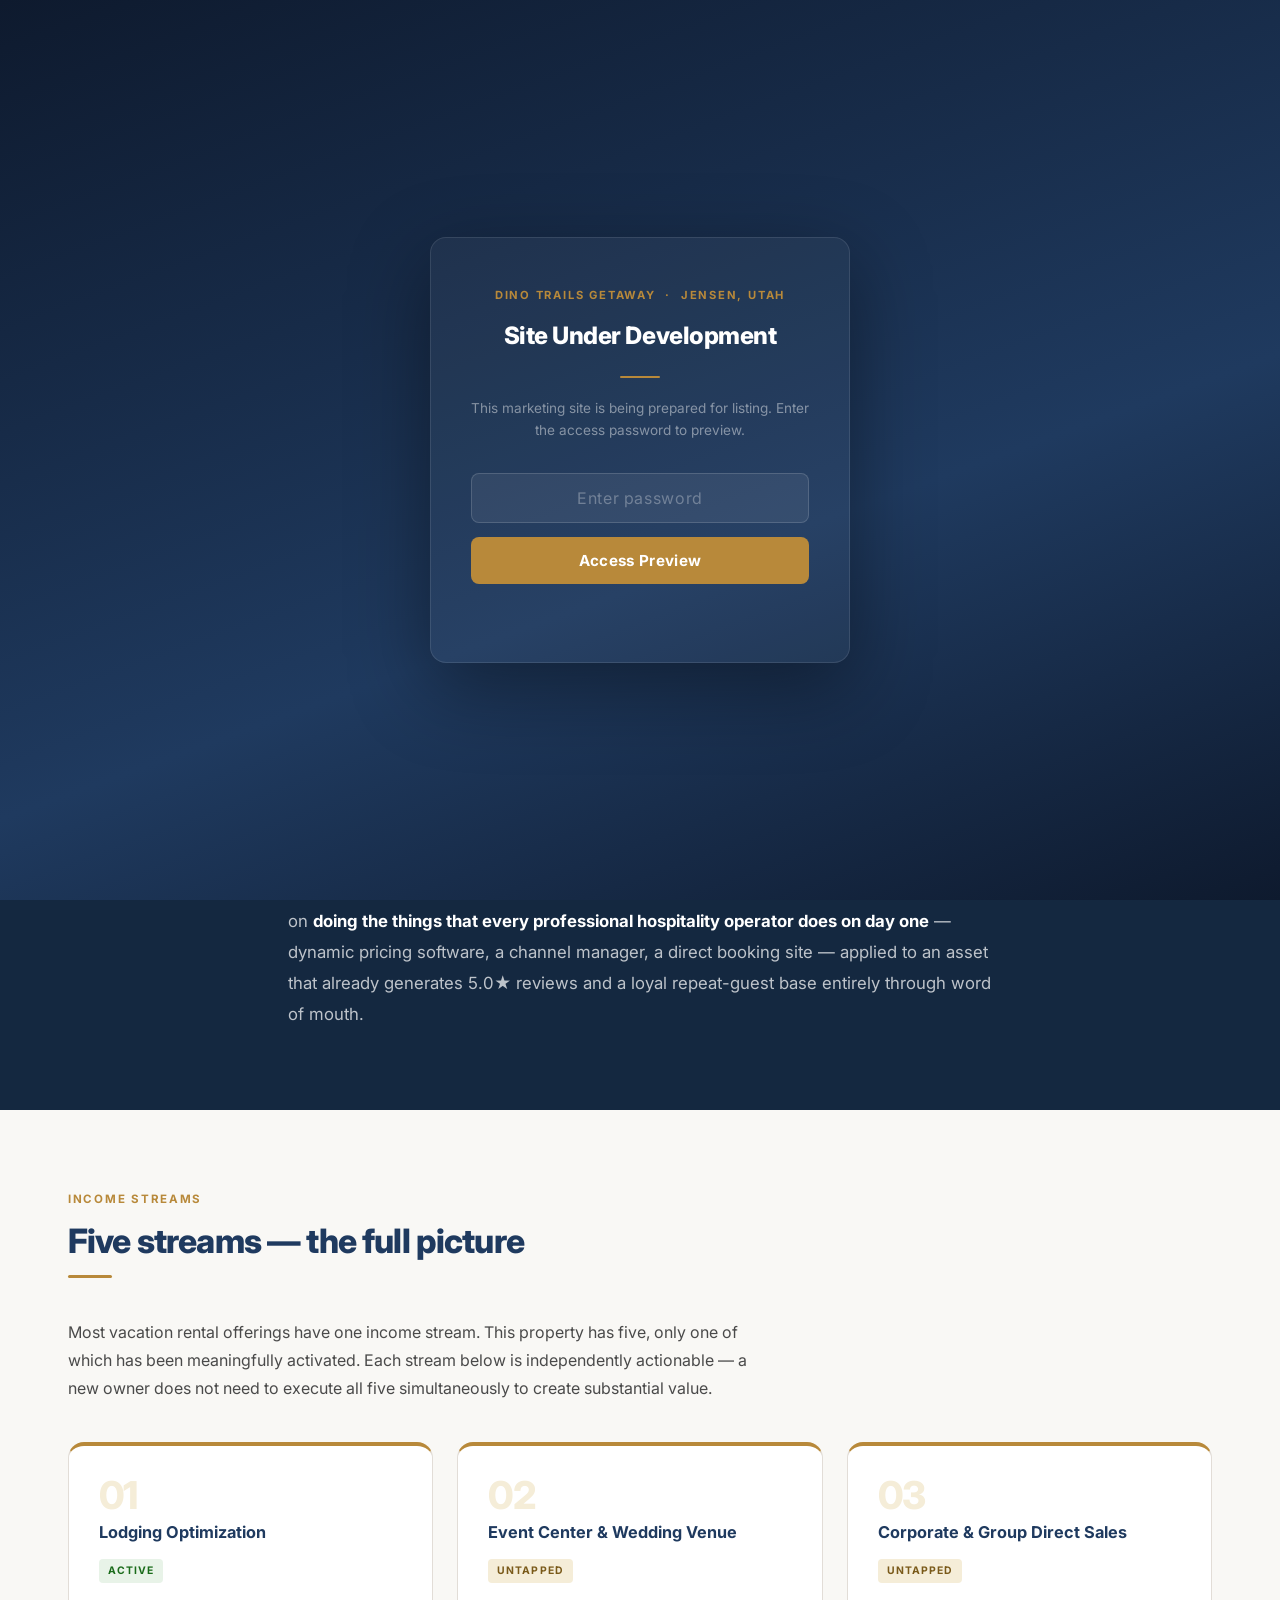
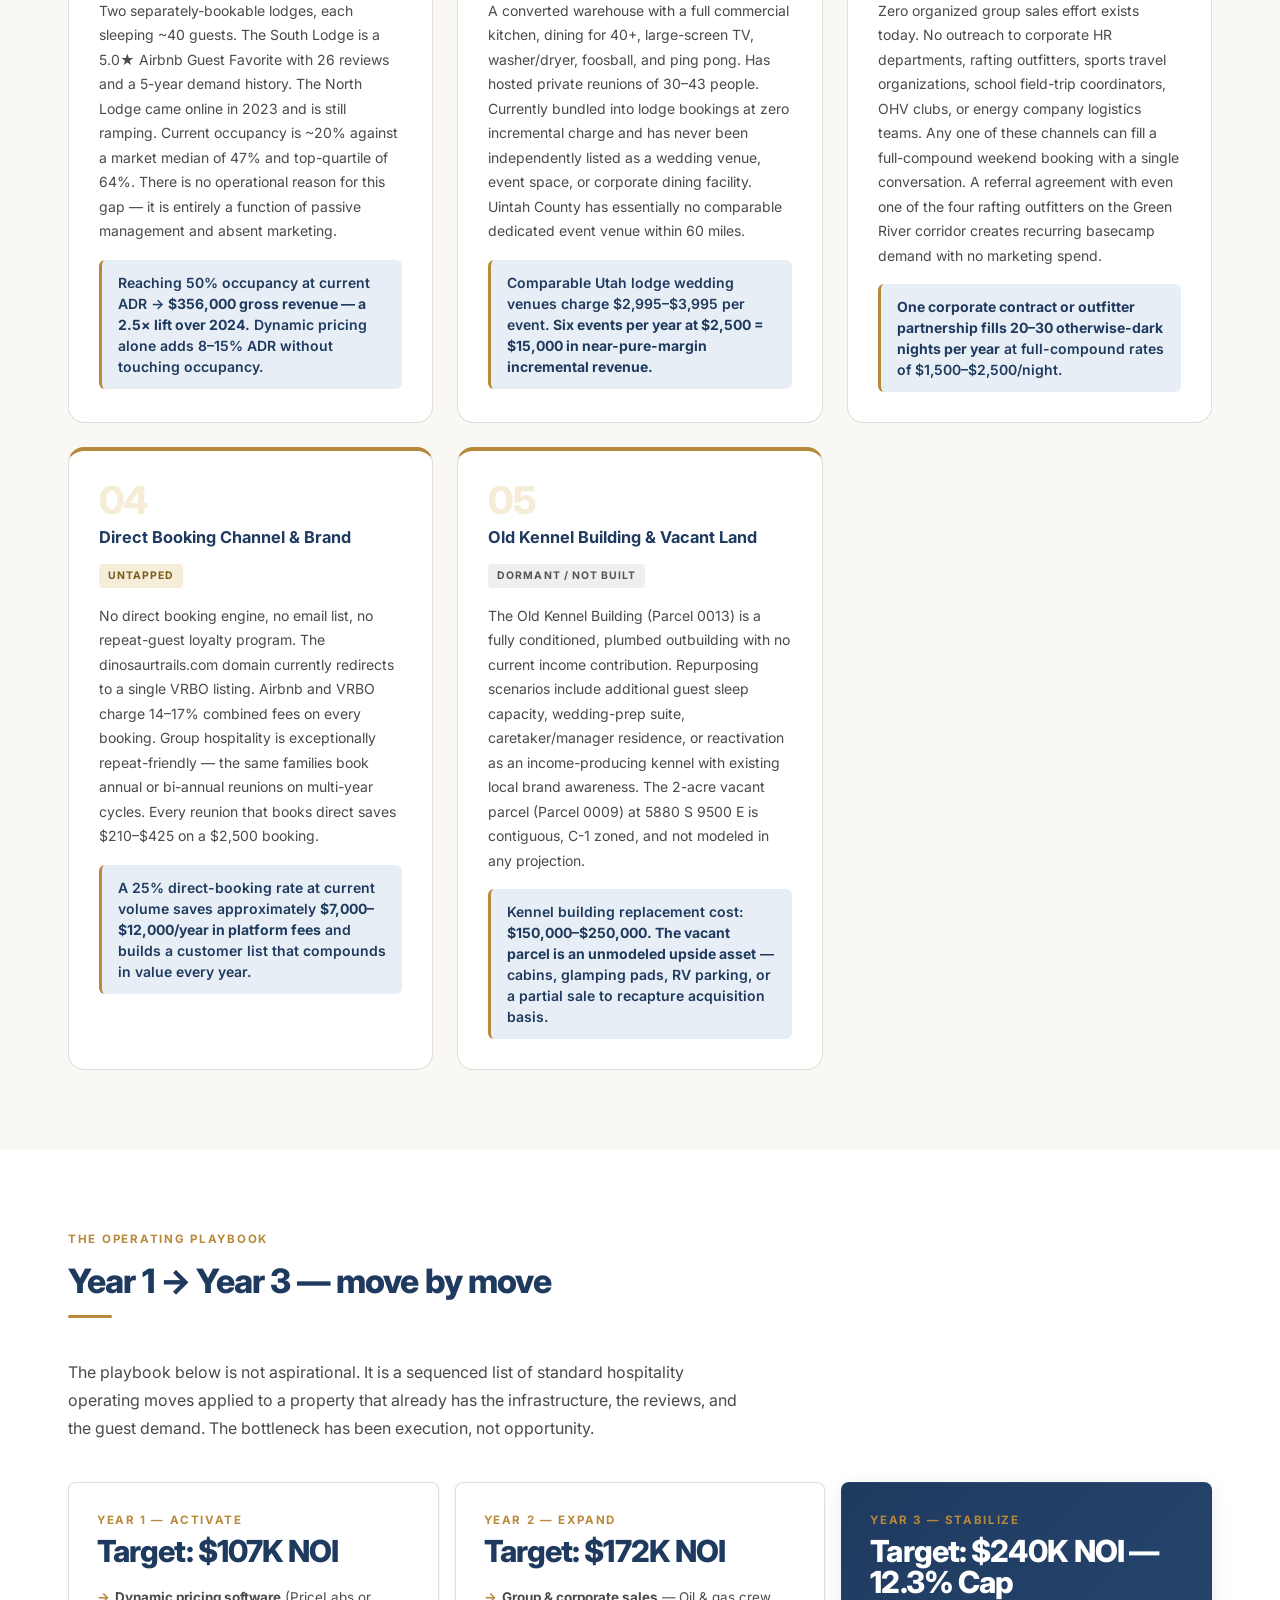
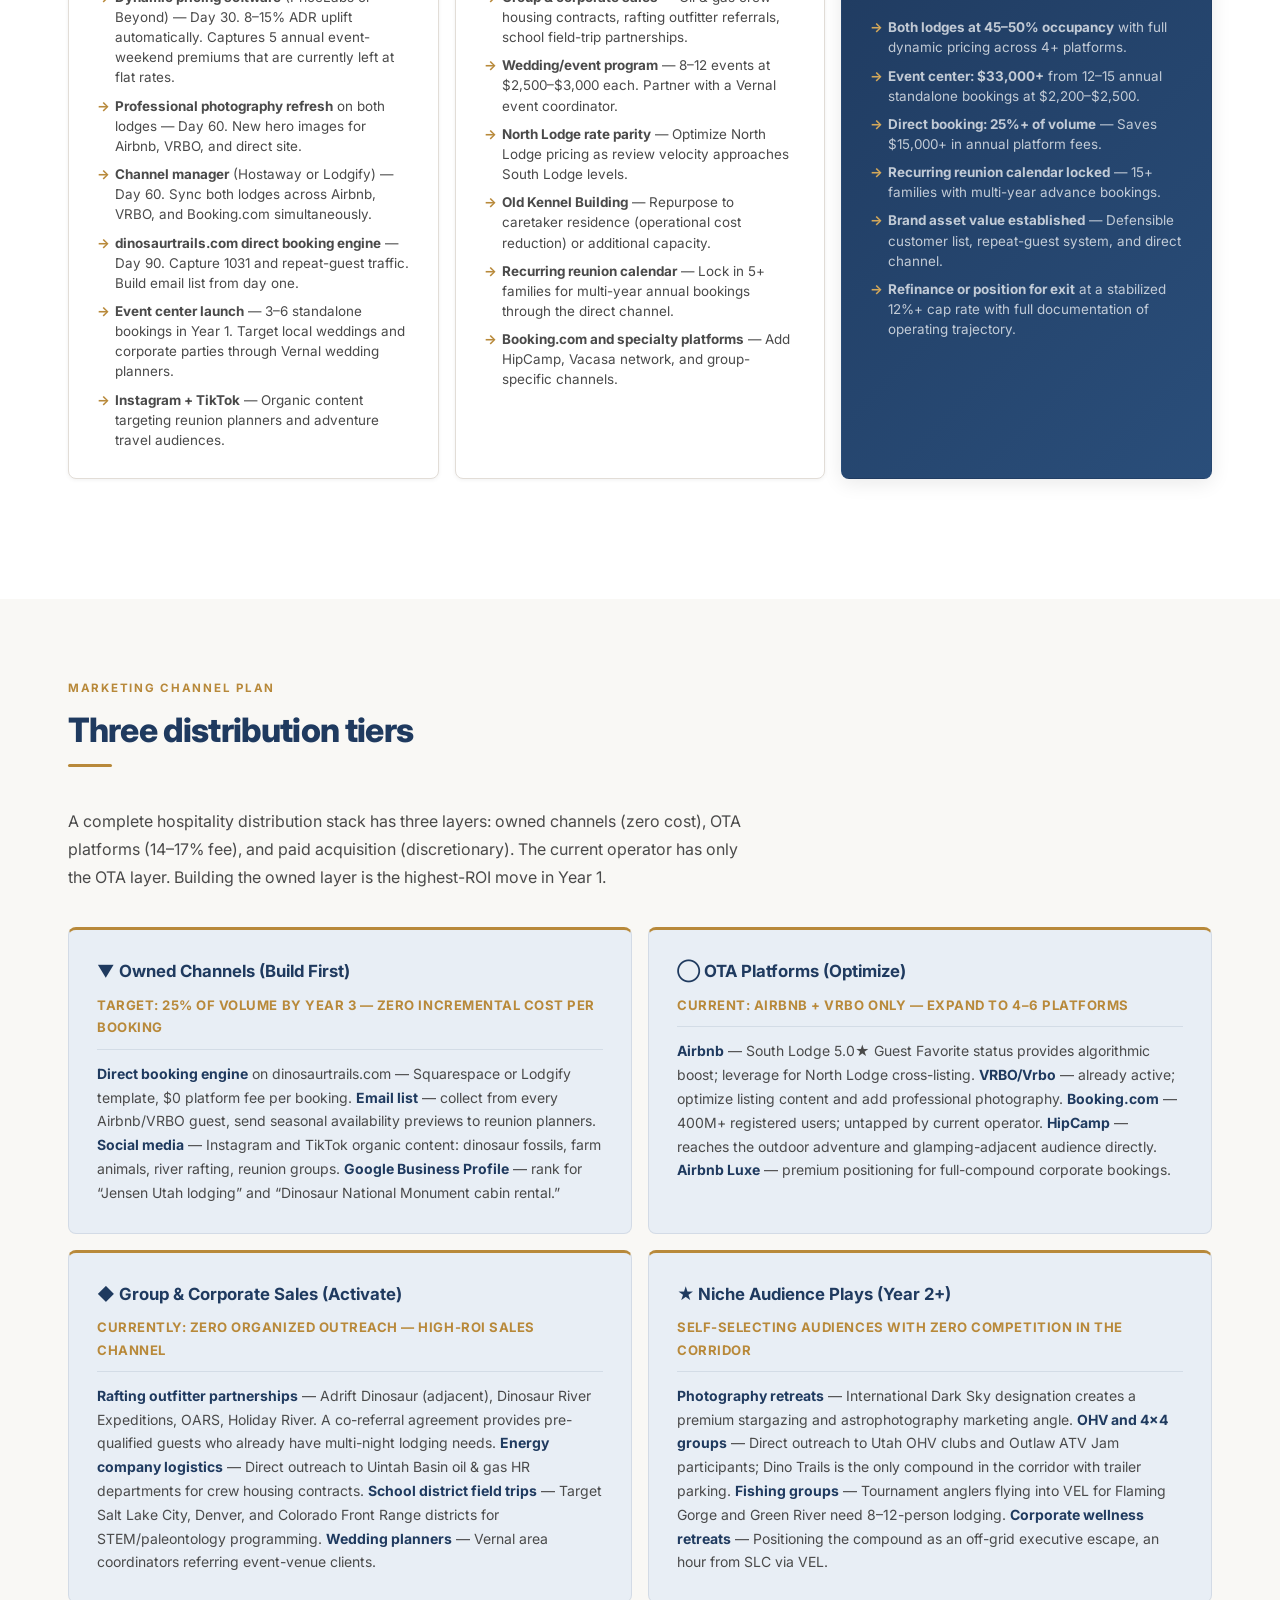
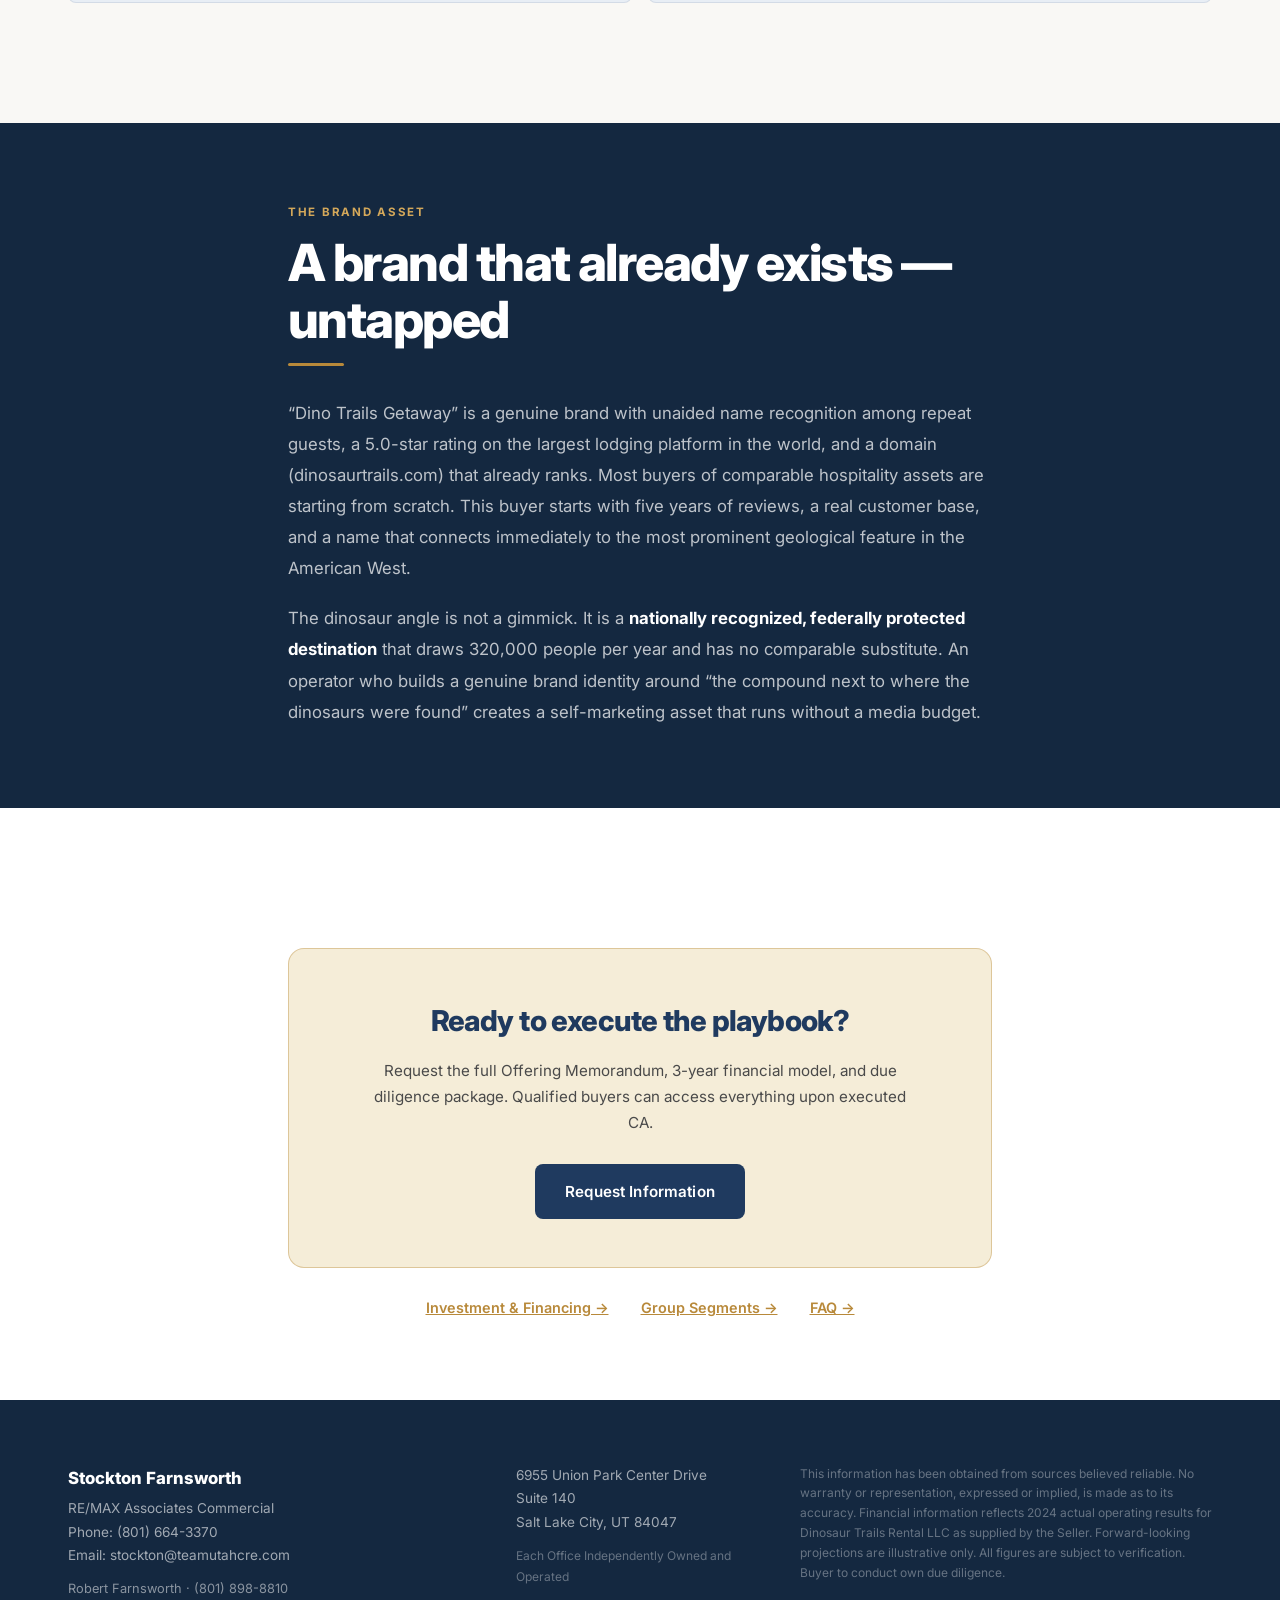
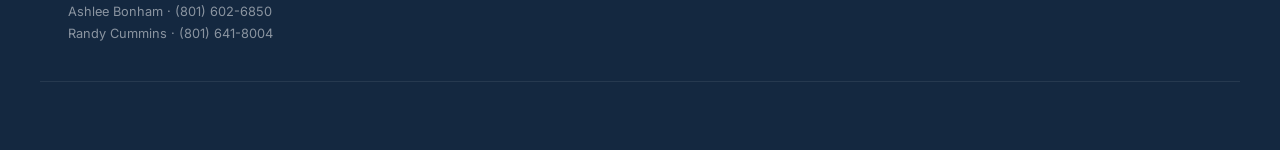
<file: vision.html>
<!DOCTYPE html>
<html lang="en">
<head>
  <meta charset="UTF-8">
  <meta name="viewport" content="width=device-width, initial-scale=1.0">
  <title>Vision &amp; Upside | Dino Trails Getaway — Jensen, Utah</title>
  <meta name="description" content="Five income streams, one activated. Full vision for Dino Trails Getaway: lodging optimization, event center, direct booking, kennel building, vacant land, and the 3-year operating playbook to reach $240K NOI.">
  <meta property="og:title" content="Vision &amp; Upside | Dino Trails Getaway">
  <meta property="og:description" content="The 3-year operating playbook: from $95K to $240K NOI. Five income streams, marketing channel plan, and the full upside case for this Jensen, Utah hospitality compound.">
  <meta property="og:type" content="website">
  <link rel="preconnect" href="https://fonts.googleapis.com">
  <link rel="preconnect" href="https://fonts.gstatic.com" crossorigin>
  <link href="https://fonts.googleapis.com/css2?family=Inter:wght@400;500;600;700;800&display=swap" rel="stylesheet">
  <link rel="stylesheet" href="css/styles.css">
</head>
<body>

  <!-- PASSWORD GATE -->
  <div id="password-gate">
    <div class="gate-box">
      <p class="gate-eyebrow">Dino Trails Getaway &nbsp;·&nbsp; Jensen, Utah</p>
      <h2 class="gate-title">Site Under Development</h2>
      <div class="gate-divider"></div>
      <p class="gate-sub">This marketing site is being prepared for listing. Enter the access password to preview.</p>
      <input type="password" id="gate-input" class="gate-input" placeholder="Enter password" autocomplete="off">
      <button class="gate-btn" id="gate-btn">Access Preview</button>
      <p class="gate-error" id="gate-error"></p>
    </div>
  </div>

  <!-- DEV BANNER -->
  <div id="dev-banner">
    Site under development &nbsp;·&nbsp; For authorized preview only &nbsp;·&nbsp; Not yet public
    <a id="gate-logout" title="Lock site">Lock</a>
  </div>

  <!-- NAV -->
  <nav id="navbar">
    <div class="nav-inner">
      <div class="nav-brand">Dino Trails Getaway</div>
      <button class="nav-toggle" aria-label="Toggle navigation">&#9776;</button>
      <ul class="nav-links">
        <li><a href="index.html#opportunity">Opportunity</a></li>
        <li><a href="index.html#property">Property</a></li>
        <li><a href="index.html#financials">Financials</a></li>
        <li><a href="index.html#market">Market</a></li>
        <li><a href="index.html#location">Location</a></li>
        <li><a href="area-guide.html">Area Guide</a></li>
        <li><a href="groups.html">For Groups</a></li>
        <li><a href="investment.html">Investment</a></li>
        <li><a href="gallery.html">Gallery</a></li>
        <li><a href="index.html#contact" class="nav-cta">Request Info</a></li>
      </ul>
    </div>
  </nav>

  <!-- PAGE HERO -->
  <section class="page-hero page-hero-to-dark">
    <div class="container">
      <span class="page-hero-eyebrow">$95K &rarr; $240K NOI &nbsp;·&nbsp; The Operating Playbook</span>
      <h1>Vision &amp; Income Upside</h1>
      <p class="page-hero-sub">Five income streams. One activated. The complete roadmap for what a sophisticated operator does with this asset &mdash; and the specific moves that close the gap between today&rsquo;s 4.4% cap rate and tomorrow&rsquo;s 12.3%.</p>
    </div>
  </section>

  <!-- ══════════════════════ THE GAP ══════════════════════ -->
  <section class="page-section-navy">
    <div class="container container-narrow fade-in">
      <p class="section-eyebrow" style="color:var(--gold-light);">The Core Thesis</p>
      <h2 class="section-title-lg" style="color:var(--white);">Not a turnaround &mdash; a deployment</h2>
      <p style="color:rgba(255,255,255,0.72);font-size:1.05rem;line-height:1.85;margin-bottom:1.2rem;">
        Dino Trails Getaway has been operated as a casual side business since 2019. Not poorly &mdash; the 2024 NOI margin of 66.7% is exceptional. But with zero advertising, no dynamic pricing, no group sales effort, no event center monetization, and no direct booking channel. The property performs at 20% occupancy in a market where the median is 47%.
      </p>
      <p style="color:rgba(255,255,255,0.72);font-size:1.05rem;line-height:1.85;margin-bottom:0;">
        The upside case is not a projection built on optimistic assumptions. It is a projection built on <strong style="color:var(--white);">doing the things that every professional hospitality operator does on day one</strong> &mdash; dynamic pricing software, a channel manager, a direct booking site &mdash; applied to an asset that already generates 5.0&#9733; reviews and a loyal repeat-guest base entirely through word of mouth.
      </p>
    </div>
  </section>

  <!-- ══════════════════════ INCOME STREAMS ══════════════════════ -->
  <section class="page-section-alt">
    <div class="container">
      <p class="section-eyebrow fade-in">Income Streams</p>
      <h2 class="section-title fade-in">Five streams &mdash; the full picture</h2>
      <p class="fade-in" style="color:var(--text-mid);max-width:680px;margin-bottom:8px;line-height:1.75;">Most vacation rental offerings have one income stream. This property has five, only one of which has been meaningfully activated. Each stream below is independently actionable &mdash; a new owner does not need to execute all five simultaneously to create substantial value.</p>

      <div class="stream-detail-grid fade-in">

        <div class="stream-detail-card">
          <div class="stream-detail-num">01</div>
          <div class="stream-detail-title">Lodging Optimization</div>
          <div class="stream-detail-status status-active">Active</div>
          <p class="stream-detail-body">Two separately-bookable lodges, each sleeping ~40 guests. The South Lodge is a 5.0&#9733; Airbnb Guest Favorite with 26 reviews and a 5-year demand history. The North Lodge came online in 2023 and is still ramping. Current occupancy is ~20% against a market median of 47% and top-quartile of 64%. There is no operational reason for this gap &mdash; it is entirely a function of passive management and absent marketing.</p>
          <div class="stream-detail-upside">Reaching 50% occupancy at current ADR &rarr; <strong>$356,000 gross revenue &mdash; a 2.5&times; lift over 2024.</strong> Dynamic pricing alone adds 8&ndash;15% ADR without touching occupancy.</div>
        </div>

        <div class="stream-detail-card">
          <div class="stream-detail-num">02</div>
          <div class="stream-detail-title">Event Center &amp; Wedding Venue</div>
          <div class="stream-detail-status status-untapped">Untapped</div>
          <p class="stream-detail-body">A converted warehouse with a full commercial kitchen, dining for 40+, large-screen TV, washer/dryer, foosball, and ping pong. Has hosted private reunions of 30&ndash;43 people. Currently bundled into lodge bookings at zero incremental charge and has never been independently listed as a wedding venue, event space, or corporate dining facility. Uintah County has essentially no comparable dedicated event venue within 60 miles.</p>
          <div class="stream-detail-upside">Comparable Utah lodge wedding venues charge $2,995&ndash;$3,995 per event. <strong>Six events per year at $2,500 = $15,000 in near-pure-margin incremental revenue.</strong></div>
        </div>

        <div class="stream-detail-card">
          <div class="stream-detail-num">03</div>
          <div class="stream-detail-title">Corporate &amp; Group Direct Sales</div>
          <div class="stream-detail-status status-untapped">Untapped</div>
          <p class="stream-detail-body">Zero organized group sales effort exists today. No outreach to corporate HR departments, rafting outfitters, sports travel organizations, school field-trip coordinators, OHV clubs, or energy company logistics teams. Any one of these channels can fill a full-compound weekend booking with a single conversation. A referral agreement with even one of the four rafting outfitters on the Green River corridor creates recurring basecamp demand with no marketing spend.</p>
          <div class="stream-detail-upside"><strong>One corporate contract or outfitter partnership fills 20&ndash;30 otherwise-dark nights per year</strong> at full-compound rates of $1,500&ndash;$2,500/night.</div>
        </div>

        <div class="stream-detail-card">
          <div class="stream-detail-num">04</div>
          <div class="stream-detail-title">Direct Booking Channel &amp; Brand</div>
          <div class="stream-detail-status status-untapped">Untapped</div>
          <p class="stream-detail-body">No direct booking engine, no email list, no repeat-guest loyalty program. The dinosaurtrails.com domain currently redirects to a single VRBO listing. Airbnb and VRBO charge 14&ndash;17% combined fees on every booking. Group hospitality is exceptionally repeat-friendly &mdash; the same families book annual or bi-annual reunions on multi-year cycles. Every reunion that books direct saves $210&ndash;$425 on a $2,500 booking.</p>
          <div class="stream-detail-upside">A 25% direct-booking rate at current volume saves approximately <strong>$7,000&ndash;$12,000/year in platform fees</strong> and builds a customer list that compounds in value every year.</div>
        </div>

        <div class="stream-detail-card">
          <div class="stream-detail-num">05</div>
          <div class="stream-detail-title">Old Kennel Building &amp; Vacant Land</div>
          <div class="stream-detail-status status-dormant">Dormant / Not Built</div>
          <p class="stream-detail-body">The Old Kennel Building (Parcel 0013) is a fully conditioned, plumbed outbuilding with no current income contribution. Repurposing scenarios include additional guest sleep capacity, wedding-prep suite, caretaker/manager residence, or reactivation as an income-producing kennel with existing local brand awareness. The 2-acre vacant parcel (Parcel 0009) at 5880 S 9500 E is contiguous, C-1 zoned, and not modeled in any projection.</p>
          <div class="stream-detail-upside">Kennel building replacement cost: <strong>$150,000&ndash;$250,000. The vacant parcel is an unmodeled upside asset</strong> &mdash; cabins, glamping pads, RV parking, or a partial sale to recapture acquisition basis.</div>
        </div>

      </div>
    </div>
  </section>

  <!-- ══════════════════════ YEAR 1/2/3 PLAYBOOK ══════════════════════ -->
  <section class="page-section">
    <div class="container">
      <p class="section-eyebrow fade-in">The Operating Playbook</p>
      <h2 class="section-title fade-in">Year 1 &rarr; Year 3 &mdash; move by move</h2>
      <p class="fade-in" style="color:var(--text-mid);max-width:680px;margin-bottom:36px;line-height:1.75;">The playbook below is not aspirational. It is a sequenced list of standard hospitality operating moves applied to a property that already has the infrastructure, the reviews, and the guest demand. The bottleneck has been execution, not opportunity.</p>

      <div class="roadmap-grid fade-in">
        <div class="roadmap-card">
          <div class="roadmap-year">Year 1 &mdash; Activate</div>
          <div class="roadmap-noi">Target: $107K NOI</div>
          <ul>
            <li><strong>Dynamic pricing software</strong> (PriceLabs or Beyond) &mdash; Day 30. 8&ndash;15% ADR uplift automatically. Captures 5 annual event-weekend premiums that are currently left at flat rates.</li>
            <li><strong>Professional photography refresh</strong> on both lodges &mdash; Day 60. New hero images for Airbnb, VRBO, and direct site.</li>
            <li><strong>Channel manager</strong> (Hostaway or Lodgify) &mdash; Day 60. Sync both lodges across Airbnb, VRBO, and Booking.com simultaneously.</li>
            <li><strong>dinosaurtrails.com direct booking engine</strong> &mdash; Day 90. Capture 1031 and repeat-guest traffic. Build email list from day one.</li>
            <li><strong>Event center launch</strong> &mdash; 3&ndash;6 standalone bookings in Year 1. Target local weddings and corporate parties through Vernal wedding planners.</li>
            <li><strong>Instagram + TikTok</strong> &mdash; Organic content targeting reunion planners and adventure travel audiences.</li>
          </ul>
        </div>
        <div class="roadmap-card">
          <div class="roadmap-year">Year 2 &mdash; Expand</div>
          <div class="roadmap-noi">Target: $172K NOI</div>
          <ul>
            <li><strong>Group &amp; corporate sales</strong> &mdash; Oil &amp; gas crew housing contracts, rafting outfitter referrals, school field-trip partnerships.</li>
            <li><strong>Wedding/event program</strong> &mdash; 8&ndash;12 events at $2,500&ndash;$3,000 each. Partner with a Vernal event coordinator.</li>
            <li><strong>North Lodge rate parity</strong> &mdash; Optimize North Lodge pricing as review velocity approaches South Lodge levels.</li>
            <li><strong>Old Kennel Building</strong> &mdash; Repurpose to caretaker residence (operational cost reduction) or additional capacity.</li>
            <li><strong>Recurring reunion calendar</strong> &mdash; Lock in 5+ families for multi-year annual bookings through the direct channel.</li>
            <li><strong>Booking.com and specialty platforms</strong> &mdash; Add HipCamp, Vacasa network, and group-specific channels.</li>
          </ul>
        </div>
        <div class="roadmap-card roadmap-card-gold">
          <div class="roadmap-year">Year 3 &mdash; Stabilize</div>
          <div class="roadmap-noi">Target: $240K NOI &mdash; 12.3% Cap</div>
          <ul>
            <li><strong>Both lodges at 45&ndash;50% occupancy</strong> with full dynamic pricing across 4+ platforms.</li>
            <li><strong>Event center: $33,000+</strong> from 12&ndash;15 annual standalone bookings at $2,200&ndash;$2,500.</li>
            <li><strong>Direct booking: 25%+ of volume</strong> &mdash; Saves $15,000+ in annual platform fees.</li>
            <li><strong>Recurring reunion calendar locked</strong> &mdash; 15+ families with multi-year advance bookings.</li>
            <li><strong>Brand asset value established</strong> &mdash; Defensible customer list, repeat-guest system, and direct channel.</li>
            <li><strong>Refinance or position for exit</strong> at a stabilized 12%+ cap rate with full documentation of operating trajectory.</li>
          </ul>
        </div>
      </div>
    </div>
  </section>

  <!-- ══════════════════════ MARKETING CHANNELS ══════════════════════ -->
  <section class="page-section-alt">
    <div class="container">
      <p class="section-eyebrow fade-in">Marketing Channel Plan</p>
      <h2 class="section-title fade-in">Three distribution tiers</h2>
      <p class="fade-in" style="color:var(--text-mid);max-width:680px;margin-bottom:36px;line-height:1.75;">A complete hospitality distribution stack has three layers: owned channels (zero cost), OTA platforms (14&ndash;17% fee), and paid acquisition (discretionary). The current operator has only the OTA layer. Building the owned layer is the highest-ROI move in Year 1.</p>

      <div class="buildings-grid fade-in">

        <div class="building-card">
          <h3>&#9660; Owned Channels (Build First)</h3>
          <p class="building-specs">Target: 25% of volume by Year 3 &mdash; Zero incremental cost per booking</p>
          <p><strong>Direct booking engine</strong> on dinosaurtrails.com &mdash; Squarespace or Lodgify template, $0 platform fee per booking. <strong>Email list</strong> &mdash; collect from every Airbnb/VRBO guest, send seasonal availability previews to reunion planners. <strong>Social media</strong> &mdash; Instagram and TikTok organic content: dinosaur fossils, farm animals, river rafting, reunion groups. <strong>Google Business Profile</strong> &mdash; rank for &ldquo;Jensen Utah lodging&rdquo; and &ldquo;Dinosaur National Monument cabin rental.&rdquo;</p>
        </div>

        <div class="building-card">
          <h3>&#9711; OTA Platforms (Optimize)</h3>
          <p class="building-specs">Current: Airbnb + VRBO only &mdash; Expand to 4&ndash;6 platforms</p>
          <p><strong>Airbnb</strong> &mdash; South Lodge 5.0&#9733; Guest Favorite status provides algorithmic boost; leverage for North Lodge cross-listing. <strong>VRBO/Vrbo</strong> &mdash; already active; optimize listing content and add professional photography. <strong>Booking.com</strong> &mdash; 400M+ registered users; untapped by current operator. <strong>HipCamp</strong> &mdash; reaches the outdoor adventure and glamping-adjacent audience directly. <strong>Airbnb Luxe</strong> &mdash; premium positioning for full-compound corporate bookings.</p>
        </div>

        <div class="building-card">
          <h3>&#9670; Group &amp; Corporate Sales (Activate)</h3>
          <p class="building-specs">Currently: Zero organized outreach &mdash; High-ROI sales channel</p>
          <p><strong>Rafting outfitter partnerships</strong> &mdash; Adrift Dinosaur (adjacent), Dinosaur River Expeditions, OARS, Holiday River. A co-referral agreement provides pre-qualified guests who already have multi-night lodging needs. <strong>Energy company logistics</strong> &mdash; Direct outreach to Uintah Basin oil &amp; gas HR departments for crew housing contracts. <strong>School district field trips</strong> &mdash; Target Salt Lake City, Denver, and Colorado Front Range districts for STEM/paleontology programming. <strong>Wedding planners</strong> &mdash; Vernal area coordinators referring event-venue clients.</p>
        </div>

        <div class="building-card">
          <h3>&#9733; Niche Audience Plays (Year 2+)</h3>
          <p class="building-specs">Self-selecting audiences with zero competition in the corridor</p>
          <p><strong>Photography retreats</strong> &mdash; International Dark Sky designation creates a premium stargazing and astrophotography marketing angle. <strong>OHV and 4x4 groups</strong> &mdash; Direct outreach to Utah OHV clubs and Outlaw ATV Jam participants; Dino Trails is the only compound in the corridor with trailer parking. <strong>Fishing groups</strong> &mdash; Tournament anglers flying into VEL for Flaming Gorge and Green River need 8&ndash;12-person lodging. <strong>Corporate wellness retreats</strong> &mdash; Positioning the compound as an off-grid executive escape, an hour from SLC via VEL.</p>
        </div>

      </div>
    </div>
  </section>

  <!-- ══════════════════════ BRAND EQUITY ══════════════════════ -->
  <section class="page-section-navy">
    <div class="container container-narrow fade-in">
      <p class="section-eyebrow" style="color:var(--gold-light);">The Brand Asset</p>
      <h2 class="section-title-lg" style="color:var(--white);">A brand that already exists &mdash; untapped</h2>
      <p style="color:rgba(255,255,255,0.72);font-size:1.05rem;line-height:1.85;margin-bottom:1.2rem;">
        &ldquo;Dino Trails Getaway&rdquo; is a genuine brand with unaided name recognition among repeat guests, a 5.0-star rating on the largest lodging platform in the world, and a domain (dinosaurtrails.com) that already ranks. Most buyers of comparable hospitality assets are starting from scratch. This buyer starts with five years of reviews, a real customer base, and a name that connects immediately to the most prominent geological feature in the American West.
      </p>
      <p style="color:rgba(255,255,255,0.72);font-size:1.05rem;line-height:1.85;margin-bottom:0;">
        The dinosaur angle is not a gimmick. It is a <strong style="color:var(--white);">nationally recognized, federally protected destination</strong> that draws 320,000 people per year and has no comparable substitute. An operator who builds a genuine brand identity around &ldquo;the compound next to where the dinosaurs were found&rdquo; creates a self-marketing asset that runs without a media budget.
      </p>
    </div>
  </section>

  <!-- ══════════════════════ CTA ══════════════════════ -->
  <section class="page-section">
    <div class="container container-narrow">
      <div class="cta-strip fade-in">
        <h3>Ready to execute the playbook?</h3>
        <p>Request the full Offering Memorandum, 3-year financial model, and due diligence package. Qualified buyers can access everything upon executed CA.</p>
        <a href="index.html#contact" class="btn">Request Information</a>
      </div>
      <div style="text-align:center;margin-top:28px;display:flex;justify-content:center;gap:32px;flex-wrap:wrap;" class="fade-in">
        <a href="investment.html" style="color:var(--gold);font-size:0.9rem;font-weight:600;text-decoration:underline;">Investment &amp; Financing &rarr;</a>
        <a href="groups.html" style="color:var(--gold);font-size:0.9rem;font-weight:600;text-decoration:underline;">Group Segments &rarr;</a>
        <a href="faq.html" style="color:var(--gold);font-size:0.9rem;font-weight:600;text-decoration:underline;">FAQ &rarr;</a>
      </div>
    </div>
  </section>

  <!-- FOOTER -->
  <footer id="footer">
    <div class="container footer-inner">
      <div class="footer-agent">
        <p class="footer-name">Stockton Farnsworth</p>
        <p>RE/MAX Associates Commercial</p>
        <p>Phone: <a href="tel:8016643370">(801) 664-3370</a></p>
        <p>Email: <a href="mailto:stockton@teamutahcre.com">stockton@teamutahcre.com</a></p>
        <p style="margin-top:10px;font-size:0.8rem;color:rgba(255,255,255,0.5)">
          Robert Farnsworth &middot; (801) 898-8810<br>
          Ashlee Bonham &middot; (801) 602-6850<br>
          Randy Cummins &middot; (801) 641-8004
        </p>
      </div>
      <div class="footer-office">
        <p>6955 Union Park Center Drive</p>
        <p>Suite 140</p>
        <p>Salt Lake City, UT 84047</p>
        <p class="footer-remax">Each Office Independently Owned and Operated</p>
      </div>
      <div class="footer-disclaimer">
        <p>This information has been obtained from sources believed reliable. No warranty or representation, expressed or implied, is made as to its accuracy. Financial information reflects 2024 actual operating results for Dinosaur Trails Rental LLC as supplied by the Seller. Forward-looking projections are illustrative only. All figures are subject to verification. Buyer to conduct own due diligence.</p>
      </div>
    </div>
  </footer>

  <script src="js/main.js"></script>
</body>
</html>
</file>
<file: css/styles.css>
/* ============================================================
   Dino Trails Getaway — Premium Marketing Site
   Navy #1F3A5F | Gold #B8893A | Soft white #F5F5F2
   ============================================================ */

:root {
  --navy:        #1F3A5F;
  --navy-dark:   #142840;
  --navy-mid:    #2A4E7A;
  --gold:        #B8893A;
  --gold-light:  #D4A85A;
  --gold-pale:   #F5EDD8;
  --white:       #FFFFFF;
  --off-white:   #F9F8F5;
  --bg-gray:     #F5F5F2;
  --bg-navy:     #E8EEF5;
  --text:        #1A1A1A;
  --text-mid:    #4A4A4A;
  --text-light:  #717171;
  --border:      #E2DDD7;
  --border-soft: #EDEBE7;
  --radius:      8px;
  --radius-lg:   16px;
  --shadow-sm:   0 1px 4px rgba(0,0,0,0.06);
  --shadow:      0 4px 20px rgba(0,0,0,0.09);
  --shadow-lg:   0 12px 48px rgba(0,0,0,0.14);
  --font:        'Inter', system-ui, -apple-system, sans-serif;
  --max:         1200px;
  --narrow:      760px;
}

*, *::before, *::after { box-sizing: border-box; margin: 0; padding: 0; }
html { scroll-behavior: smooth; font-size: 16px; }
body {
  font-family: var(--font);
  color: var(--text);
  background: var(--white);
  line-height: 1.65;
  -webkit-font-smoothing: antialiased;
}
img { max-width: 100%; display: block; }
a { color: inherit; text-decoration: none; }

/* ── LAYOUT ── */
.container {
  width: 100%;
  max-width: var(--max);
  margin: 0 auto;
  padding: 0 28px;
}
.container-narrow { max-width: var(--narrow); }

/* ── SECTION HEADERS ── */
.section-eyebrow {
  display: block;
  font-size: 0.72rem;
  font-weight: 700;
  letter-spacing: 0.15em;
  text-transform: uppercase;
  color: var(--gold);
  margin-bottom: 12px;
}
.section-title {
  font-size: clamp(1.5rem, 3vw, 2.1rem);
  font-weight: 800;
  color: var(--navy);
  margin-bottom: 2.5rem;
  letter-spacing: -0.025em;
  line-height: 1.2;
}
.section-title::after {
  content: '';
  display: block;
  width: 44px;
  height: 3px;
  background: var(--gold);
  margin-top: 14px;
  border-radius: 2px;
}
.section-title-lg {
  font-size: clamp(2rem, 5vw, 3.2rem);
  font-weight: 800;
  color: var(--white);
  letter-spacing: -0.03em;
  line-height: 1.1;
  margin-bottom: 2rem;
}
.section-title-lg::after {
  content: '';
  display: block;
  width: 56px;
  height: 3px;
  background: var(--gold);
  margin-top: 16px;
  border-radius: 2px;
}
.subsection-title {
  font-size: 1.15rem;
  font-weight: 700;
  color: var(--navy);
  margin: 3rem 0 1.25rem;
  padding-top: 2rem;
  border-top: 1px solid var(--border);
}

/* ── BUTTONS ── */
.btn {
  display: inline-block;
  padding: 15px 30px;
  border-radius: var(--radius);
  font-weight: 600;
  font-size: 0.95rem;
  letter-spacing: 0.01em;
  transition: all 0.2s ease;
  cursor: pointer;
  border: none;
  font-family: var(--font);
}
.btn-primary { background: var(--gold); color: var(--white); }
.btn-primary:hover { background: var(--gold-light); transform: translateY(-2px); box-shadow: 0 6px 24px rgba(184,137,58,0.4); }
.btn-secondary { background: transparent; color: var(--white); border: 2px solid rgba(255,255,255,0.65); }
.btn-secondary:hover { background: rgba(255,255,255,0.12); border-color: rgba(255,255,255,0.9); }

/* ── NAVBAR ── */
#navbar {
  position: fixed;
  top: 0; left: 0; right: 0;
  z-index: 100;
  background: var(--navy);
  transition: box-shadow 0.25s;
}
#navbar.scrolled { box-shadow: 0 2px 24px rgba(0,0,0,0.3); }
.nav-inner {
  max-width: var(--max);
  margin: 0 auto;
  padding: 0 28px;
  height: 64px;
  display: flex;
  align-items: center;
  justify-content: space-between;
}
.nav-brand {
  color: var(--white);
  font-weight: 700;
  font-size: 0.95rem;
  letter-spacing: 0.02em;
  flex-shrink: 0;
}
.nav-links { display: flex; list-style: none; gap: 4px; align-items: center; }
.nav-links a {
  color: rgba(255,255,255,0.8);
  font-size: 0.84rem;
  font-weight: 500;
  padding: 7px 12px;
  border-radius: 6px;
  transition: all 0.15s;
}
.nav-links a:hover { color: var(--white); background: rgba(255,255,255,0.1); }
.nav-links .nav-cta { background: var(--gold); color: var(--white) !important; padding: 8px 16px; }
.nav-links .nav-cta:hover { background: var(--gold-light); }
.nav-toggle { display: none; background: none; border: none; color: var(--white); font-size: 1.5rem; cursor: pointer; padding: 4px 8px; }

@media (max-width: 860px) {
  .nav-toggle { display: block; }
  .nav-links {
    display: none;
    position: absolute;
    top: 64px; left: 0; right: 0;
    background: var(--navy-dark);
    flex-direction: column;
    padding: 16px 24px;
    gap: 4px;
    box-shadow: 0 12px 32px rgba(0,0,0,0.25);
  }
  .nav-links.open { display: flex; }
  .nav-links a { padding: 12px 16px; width: 100%; font-size: 0.9rem; }
}

/* ── HERO ── */
#hero {
  min-height: 100vh;
  background:
    linear-gradient(160deg, rgba(14,26,46,0.82) 0%, rgba(20,40,64,0.68) 50%, rgba(14,26,46,0.85) 100%),
    url('../images/hero.jpg') center 30% / cover no-repeat;
  display: flex;
  align-items: center;
  justify-content: center;
  text-align: center;
  padding: 130px 28px 90px;
  position: relative;
  overflow: hidden;
}
#hero::after {
  content: '';
  position: absolute;
  bottom: 0; left: 0; right: 0;
  height: 80px;
  background: linear-gradient(to bottom, transparent, var(--white));
}
.hero-content { position: relative; z-index: 1; max-width: 840px; }
.hero-eyebrow {
  color: var(--gold);
  font-size: 0.75rem;
  font-weight: 700;
  letter-spacing: 0.15em;
  text-transform: uppercase;
  margin-bottom: 24px;
  opacity: 0.95;
}
.hero-content h1 {
  font-size: clamp(2.8rem, 8vw, 5.5rem);
  font-weight: 800;
  color: var(--white);
  line-height: 1.0;
  letter-spacing: -0.035em;
  margin-bottom: 16px;
}
.hero-price {
  font-size: clamp(2rem, 5vw, 3.2rem);
  font-weight: 800;
  color: var(--gold);
  letter-spacing: -0.025em;
  margin-bottom: 12px;
  line-height: 1;
}
.hero-tagline {
  font-size: clamp(1.1rem, 2.5vw, 1.5rem);
  font-style: italic;
  font-weight: 400;
  color: rgba(255,255,255,0.88);
  margin-bottom: 10px;
  letter-spacing: -0.01em;
}
.hero-sub {
  color: rgba(255,255,255,0.65);
  font-size: clamp(0.85rem, 1.5vw, 1rem);
  margin-bottom: 44px;
  font-weight: 400;
  letter-spacing: 0.01em;
}
.hero-actions { display: flex; gap: 14px; justify-content: center; flex-wrap: wrap; }

/* ── GLANCE ── */
#glance { background: var(--white); padding: 80px 0 72px; }
.glance-grid {
  display: grid;
  grid-template-columns: repeat(2, 1fr);
  gap: 1px;
  background: var(--border);
  border: 1px solid var(--border);
  border-radius: var(--radius-lg);
  overflow: hidden;
  box-shadow: var(--shadow);
}
@media (min-width: 640px)  { .glance-grid { grid-template-columns: repeat(3, 1fr); } }
@media (min-width: 1024px) { .glance-grid { grid-template-columns: repeat(6, 1fr); } }

.glance-tile {
  background: var(--white);
  padding: 30px 18px;
  display: flex;
  flex-direction: column;
  align-items: center;
  text-align: center;
  gap: 8px;
  transition: background 0.15s;
}
.glance-tile:hover { background: var(--off-white); }
.glance-value {
  font-size: clamp(1.5rem, 3vw, 2.1rem);
  font-weight: 800;
  color: var(--navy);
  letter-spacing: -0.025em;
  line-height: 1;
}
.glance-label {
  font-size: 0.72rem;
  color: var(--text-mid);
  font-weight: 600;
  line-height: 1.35;
  text-transform: uppercase;
  letter-spacing: 0.05em;
}

/* ── OPPORTUNITY ── */
#opportunity {
  background: var(--navy-dark);
  padding: 96px 0;
  position: relative;
  overflow: hidden;
}
#opportunity::before {
  content: '';
  position: absolute;
  top: -40%;
  right: -10%;
  width: 600px;
  height: 600px;
  background: radial-gradient(circle, rgba(184,137,58,0.07) 0%, transparent 65%);
  pointer-events: none;
}
.opportunity-lead {
  margin-bottom: 64px;
}
.opportunity-lead p {
  font-size: 1.05rem;
  color: rgba(255,255,255,0.75);
  line-height: 1.85;
  margin-bottom: 1.2rem;
}
.opportunity-lead p strong { color: var(--white); }
.opportunity-lead p:last-child { margin-bottom: 0; }

.streams-grid {
  display: grid;
  grid-template-columns: 1fr;
  gap: 16px;
}
@media (min-width: 768px)  { .streams-grid { grid-template-columns: repeat(2, 1fr); } }
@media (min-width: 1100px) { .streams-grid { grid-template-columns: repeat(3, 1fr); } }

.stream-card {
  background: rgba(255,255,255,0.04);
  border: 1px solid rgba(255,255,255,0.09);
  border-left: 4px solid rgba(255,255,255,0.15);
  border-radius: var(--radius);
  padding: 28px;
  position: relative;
  transition: background 0.2s, border-color 0.2s;
}
.stream-card:hover { background: rgba(255,255,255,0.07); }
.stream-active {
  border-left-color: var(--gold) !important;
  background: rgba(184,137,58,0.06) !important;
}
.stream-number {
  font-size: 3rem;
  font-weight: 800;
  color: rgba(255,255,255,0.06);
  line-height: 1;
  position: absolute;
  top: 16px;
  right: 20px;
  letter-spacing: -0.04em;
  pointer-events: none;
}
.stream-badge {
  display: inline-block;
  font-size: 0.68rem;
  font-weight: 700;
  letter-spacing: 0.1em;
  text-transform: uppercase;
  background: var(--gold);
  color: var(--white);
  padding: 4px 10px;
  border-radius: 4px;
  margin-bottom: 12px;
}
.stream-badge-idle {
  background: rgba(255,255,255,0.12);
  color: rgba(255,255,255,0.6);
}
.stream-card h3 {
  font-size: 1.05rem;
  font-weight: 700;
  color: var(--white);
  margin-bottom: 10px;
  letter-spacing: -0.01em;
}
.stream-card p {
  font-size: 0.875rem;
  color: rgba(255,255,255,0.6);
  line-height: 1.7;
  margin-bottom: 12px;
}
.stream-upside {
  font-size: 0.875rem !important;
  color: rgba(255,255,255,0.8) !important;
  border-top: 1px solid rgba(255,255,255,0.1);
  padding-top: 12px;
  margin-top: 4px;
  margin-bottom: 0 !important;
}
.stream-upside strong { color: var(--gold-light) !important; }

/* ── PROPERTY ── */
#property { background: var(--white); padding: 96px 0; }

.gallery-grid {
  display: grid;
  grid-template-columns: repeat(2, 1fr);
  gap: 8px;
  margin-bottom: 36px;
}
@media (min-width: 640px)  { .gallery-grid { grid-template-columns: repeat(3, 1fr); gap: 10px; } }
@media (min-width: 1024px) { .gallery-grid { grid-template-columns: repeat(5, 1fr); gap: 10px; } }

.gallery-img {
  width: 100%;
  aspect-ratio: 4/3;
  object-fit: cover;
  border-radius: 6px;
  transition: transform 0.35s ease, box-shadow 0.35s ease;
  cursor: pointer;
}
.gallery-img:hover { transform: scale(1.03); box-shadow: var(--shadow-lg); z-index: 1; position: relative; }

.airbnb-section { margin-bottom: 48px; }
.airbnb-label {
  font-size: 0.72rem;
  font-weight: 700;
  letter-spacing: 0.12em;
  text-transform: uppercase;
  color: var(--text-light);
  margin-bottom: 12px;
}
.airbnb-links { display: flex; flex-wrap: wrap; gap: 10px; }
.airbnb-badge {
  display: inline-flex;
  align-items: center;
  gap: 8px;
  background: var(--off-white);
  border: 1.5px solid var(--border);
  border-radius: 999px;
  padding: 9px 18px;
  font-size: 0.85rem;
  font-weight: 600;
  color: var(--text);
  transition: all 0.15s;
}
.airbnb-badge:hover { border-color: var(--gold); color: var(--navy); background: var(--gold-pale); box-shadow: var(--shadow-sm); }
.stars { color: #FF5A5F; }

.buildings-grid {
  display: grid;
  grid-template-columns: 1fr;
  gap: 16px;
  margin-bottom: 40px;
}
@media (min-width: 640px) { .buildings-grid { grid-template-columns: repeat(2, 1fr); } }

.building-card {
  background: var(--bg-navy);
  border: 1px solid rgba(31,58,95,0.1);
  border-top: 3px solid var(--gold);
  border-radius: var(--radius);
  padding: 28px;
  transition: box-shadow 0.2s;
}
.building-card:hover { box-shadow: var(--shadow); }
.building-card h3 {
  font-size: 1.05rem;
  font-weight: 700;
  color: var(--navy);
  margin-bottom: 8px;
}
.building-specs {
  font-size: 0.82rem !important;
  font-weight: 700 !important;
  color: var(--gold) !important;
  text-transform: uppercase;
  letter-spacing: 0.04em;
  border-bottom: 1px solid rgba(31,58,95,0.1);
  padding-bottom: 10px;
  margin-bottom: 12px !important;
}
.building-card p {
  font-size: 0.875rem;
  color: var(--text-mid);
  line-height: 1.7;
}
.building-card p strong { color: var(--navy); }

.amenities-bar {
  background: linear-gradient(135deg, var(--navy) 0%, var(--navy-mid) 100%);
  border-radius: var(--radius-lg);
  padding: 32px 36px;
  color: var(--white);
}
.amenities-label {
  font-size: 0.72rem;
  font-weight: 700;
  letter-spacing: 0.14em;
  text-transform: uppercase;
  color: var(--gold);
  margin-bottom: 16px;
}
.amenities-list {
  display: flex;
  flex-wrap: wrap;
  gap: 10px;
  margin-bottom: 16px;
}
.amenities-list span {
  background: rgba(255,255,255,0.1);
  border: 1px solid rgba(255,255,255,0.15);
  padding: 7px 16px;
  border-radius: 999px;
  font-size: 0.82rem;
  font-weight: 500;
  color: rgba(255,255,255,0.9);
  white-space: nowrap;
}
.amenities-note {
  font-size: 0.82rem;
  color: rgba(255,255,255,0.55);
  font-style: italic;
  margin: 0;
}

/* ── FINANCIALS ── */
#financials { background: var(--bg-navy); padding: 96px 0; }

.financials-table-wrap {
  overflow-x: auto;
  border-radius: var(--radius);
  box-shadow: var(--shadow);
  margin-bottom: 20px;
}
.financials-table {
  width: 100%;
  border-collapse: collapse;
  background: var(--white);
  font-size: 0.9rem;
  min-width: 480px;
}
.financials-table th {
  background: var(--navy);
  color: var(--white);
  font-weight: 600;
  padding: 14px 20px;
  text-align: left;
  font-size: 0.78rem;
  letter-spacing: 0.06em;
  text-transform: uppercase;
  white-space: nowrap;
}
.financials-table td {
  padding: 13px 20px;
  border-bottom: 1px solid var(--border-soft);
  color: var(--text-mid);
  vertical-align: middle;
}
.financials-table td:first-child { font-weight: 500; color: var(--text); }
.financials-table td:not(:first-child) { font-weight: 600; color: var(--navy); text-align: right; }
.financials-table th:not(:first-child) { text-align: right; }
.financials-table tr:last-child td { border-bottom: none; }
.financials-table tr:hover td { background: var(--off-white); }
.financials-table .highlight { color: var(--gold) !important; font-size: 1.05em; }
.comp-subject td { background: rgba(184,137,58,0.06); }
.gold-text { color: var(--gold) !important; }

.roadmap-grid {
  display: grid;
  grid-template-columns: 1fr;
  gap: 16px;
  margin: 40px 0;
}
@media (min-width: 768px) { .roadmap-grid { grid-template-columns: repeat(3, 1fr); } }

.roadmap-card {
  background: var(--white);
  border: 1px solid var(--border);
  border-radius: var(--radius);
  padding: 28px;
  box-shadow: var(--shadow-sm);
}
.roadmap-card-gold {
  background: linear-gradient(135deg, var(--navy) 0%, #2A4E7A 100%);
  border-color: transparent;
  box-shadow: var(--shadow);
}
.roadmap-year {
  font-size: 0.72rem;
  font-weight: 700;
  letter-spacing: 0.14em;
  text-transform: uppercase;
  color: var(--gold);
  margin-bottom: 6px;
}
.roadmap-noi {
  font-size: 1.9rem;
  font-weight: 800;
  color: var(--navy);
  letter-spacing: -0.03em;
  margin-bottom: 20px;
  line-height: 1;
}
.roadmap-card-gold .roadmap-noi { color: var(--white); }
.roadmap-card ul {
  list-style: none;
  display: flex;
  flex-direction: column;
  gap: 8px;
}
.roadmap-card ul li {
  font-size: 0.84rem;
  color: var(--text-mid);
  padding-left: 18px;
  position: relative;
  line-height: 1.5;
}
.roadmap-card ul li::before {
  content: '→';
  position: absolute;
  left: 0;
  color: var(--gold);
  font-weight: 700;
}
.roadmap-card-gold ul li { color: rgba(255,255,255,0.72); }
.roadmap-card-gold ul li::before { color: var(--gold-light); }

/* P&L Details expand */
.pl-details {
  background: var(--white);
  border: 1px solid var(--border);
  border-radius: var(--radius);
  margin-bottom: 24px;
  box-shadow: var(--shadow-sm);
}
.pl-details summary {
  padding: 18px 24px;
  font-weight: 600;
  font-size: 0.9rem;
  color: var(--navy);
  cursor: pointer;
  user-select: none;
  list-style: none;
  display: flex;
  align-items: center;
  gap: 10px;
}
.pl-details summary::before { content: '▶'; font-size: 0.65rem; color: var(--gold); transition: transform 0.2s; }
.pl-details[open] summary::before { transform: rotate(90deg); }
.pl-table-wrap { border-top: 1px solid var(--border-soft); overflow-x: auto; }
.pl-table { min-width: 360px; }
.pl-section td {
  background: var(--navy) !important;
  color: var(--white) !important;
  font-weight: 700 !important;
  font-size: 0.75rem;
  letter-spacing: 0.06em;
  text-transform: uppercase;
  padding: 10px 20px !important;
}
.pl-total td { background: var(--bg-gray) !important; font-weight: 700 !important; color: var(--navy) !important; }
.pl-noi td { background: var(--navy) !important; color: var(--white) !important; font-weight: 800 !important; font-size: 1rem !important; }

.financials-note {
  font-size: 0.8rem;
  color: var(--text-light);
  line-height: 1.7;
  border-left: 3px solid var(--gold);
  padding: 12px 18px;
  background: rgba(184,137,58,0.05);
  border-radius: 0 6px 6px 0;
  margin-top: 24px;
}
.financials-note strong { color: var(--text); }

/* ── MARKET ── */
#market { background: var(--white); padding: 96px 0; }

.market-layout {
  display: grid;
  grid-template-columns: 1fr;
  gap: 32px;
  margin-bottom: 0;
}
@media (min-width: 900px) { .market-layout { grid-template-columns: 1fr 1fr; align-items: start; } }

.market-callout {
  background: linear-gradient(135deg, var(--navy) 0%, var(--navy-mid) 100%);
  border-radius: var(--radius-lg);
  padding: 40px;
  display: flex;
  flex-direction: column;
  justify-content: center;
  min-height: 280px;
}
.market-callout-text {
  font-size: clamp(1.15rem, 2.5vw, 1.5rem);
  font-weight: 700;
  color: var(--white);
  line-height: 1.4;
  margin-bottom: 20px;
  letter-spacing: -0.01em;
}
.market-callout-text::before {
  content: '"';
  display: block;
  font-size: 3rem;
  color: var(--gold);
  line-height: 1;
  margin-bottom: -8px;
  font-style: italic;
}
.market-callout-sub {
  font-size: 0.875rem;
  color: rgba(255,255,255,0.6);
  line-height: 1.7;
}
.market-table-wrap { overflow-x: auto; border-radius: var(--radius); box-shadow: var(--shadow); }

/* ── LOCATION ── */
#location { background: var(--off-white); padding: 96px 0; }
.location-layout {
  display: grid;
  grid-template-columns: 1fr;
  gap: 32px;
}
@media (min-width: 768px) { .location-layout { grid-template-columns: 3fr 2fr; align-items: start; } }
.location-map iframe { border-radius: var(--radius-lg); display: block; min-height: 380px; box-shadow: var(--shadow); }
.location-address {
  font-size: 1.1rem;
  font-weight: 700;
  color: var(--navy);
  margin-bottom: 24px;
  line-height: 1.5;
}
.location-list { list-style: none; display: flex; flex-direction: column; gap: 14px; }
.location-list li {
  font-size: 0.875rem;
  color: var(--text-mid);
  padding-left: 22px;
  position: relative;
  line-height: 1.5;
}
.location-list li::before { content: '→'; position: absolute; left: 0; color: var(--gold); font-weight: 700; }
.loc-sub { font-size: 0.78rem; color: var(--text-light); display: block; margin-top: 2px; }

/* ── MARKETING ── */
#marketing { background: var(--gold-pale); padding: 80px 0; }
.marketing-channels {
  display: grid;
  grid-template-columns: 1fr;
  gap: 12px;
}
@media (min-width: 640px) { .marketing-channels { grid-template-columns: repeat(2, 1fr); } }
.channel-item {
  background: var(--white);
  border: 1px solid var(--border);
  border-radius: var(--radius);
  padding: 18px 22px;
  font-size: 0.875rem;
  color: var(--text-mid);
  line-height: 1.6;
  border-left: 3px solid var(--gold);
}
.channel-item strong { color: var(--navy); }

/* ── CONTACT ── */
#contact { background: var(--bg-gray); padding: 96px 0; }
.contact-layout {
  display: grid;
  grid-template-columns: 1fr;
  gap: 48px;
  align-items: start;
}
@media (min-width: 900px) { .contact-layout { grid-template-columns: 3fr 2fr; } }
.contact-intro {
  font-size: 0.95rem;
  color: var(--text-mid);
  margin-bottom: 28px;
  line-height: 1.7;
}
.contact-form { display: flex; flex-direction: column; gap: 20px; }
.form-row { display: grid; grid-template-columns: 1fr; gap: 20px; }
@media (min-width: 560px) { .form-row { grid-template-columns: 1fr 1fr; } }
.form-group { display: flex; flex-direction: column; gap: 7px; }
.form-group label { font-size: 0.82rem; font-weight: 700; color: var(--text); letter-spacing: 0.02em; }
.form-group input,
.form-group select,
.form-group textarea {
  font-family: var(--font);
  font-size: 0.95rem;
  padding: 12px 15px;
  border: 1.5px solid var(--border);
  border-radius: var(--radius);
  background: var(--white);
  color: var(--text);
  transition: border-color 0.15s, box-shadow 0.15s;
  outline: none;
}
.form-group input:focus,
.form-group select:focus,
.form-group textarea:focus { border-color: var(--navy); box-shadow: 0 0 0 3px rgba(31,58,95,0.1); }
.form-group textarea { resize: vertical; min-height: 120px; }
.form-group select {
  appearance: none; cursor: pointer;
  background-image: url("data:image/svg+xml,%3Csvg xmlns='http://www.w3.org/2000/svg' width='12' height='8' viewBox='0 0 12 8'%3E%3Cpath d='M1 1l5 5 5-5' stroke='%234A4A4A' stroke-width='1.5' fill='none' stroke-linecap='round'/%3E%3C/svg%3E");
  background-repeat: no-repeat; background-position: right 14px center; padding-right: 38px;
}
.form-success {
  display: none;
  background: #E8F5E9;
  border: 1px solid #A5D6A7;
  border-radius: var(--radius);
  padding: 14px 18px;
  color: #2E7D32;
  font-weight: 500;
  font-size: 0.9rem;
}

/* Contact team sidebar */
.contact-team {
  background: var(--white);
  border: 1px solid var(--border);
  border-radius: var(--radius-lg);
  padding: 32px;
  box-shadow: var(--shadow-sm);
}
.team-label {
  font-size: 0.72rem;
  font-weight: 700;
  letter-spacing: 0.14em;
  text-transform: uppercase;
  color: var(--gold);
  margin-bottom: 20px;
}
.team-lead {
  padding-bottom: 20px;
  border-bottom: 1px solid var(--border-soft);
  margin-bottom: 20px;
}
.team-name {
  font-size: 1.15rem;
  font-weight: 800;
  color: var(--navy);
  margin-bottom: 4px;
}
.team-lead p { font-size: 0.875rem; color: var(--text-mid); line-height: 1.6; }
.team-lead a { color: var(--gold); font-weight: 600; }
.team-lead a:hover { color: var(--gold-light); }
.team-supporting-label {
  font-size: 0.72rem;
  font-weight: 700;
  letter-spacing: 0.12em;
  text-transform: uppercase;
  color: var(--text-light);
  margin-bottom: 14px;
}
.team-member {
  font-size: 0.84rem;
  color: var(--text-mid);
  line-height: 1.7;
  padding-bottom: 14px;
  margin-bottom: 14px;
  border-bottom: 1px solid var(--border-soft);
}
.team-member:last-child { border-bottom: none; margin-bottom: 0; padding-bottom: 0; }
.team-member strong { color: var(--text); display: block; }
.team-member a { color: var(--gold); }
.team-member a:hover { color: var(--gold-light); }

/* ── FOOTER ── */
#footer { background: var(--navy-dark); padding: 64px 0 40px; }
.footer-inner {
  display: grid;
  grid-template-columns: 1fr;
  gap: 36px;
  border-bottom: 1px solid rgba(255,255,255,0.08);
  padding-bottom: 36px;
  margin-bottom: 28px;
}
@media (min-width: 768px) { .footer-inner { grid-template-columns: 5fr 3fr 5fr; } }
.footer-inner p, .footer-inner a { font-size: 0.85rem; line-height: 1.75; color: rgba(255,255,255,0.6); }
.footer-inner a:hover { color: var(--gold); }
.footer-name { font-size: 1.05rem !important; font-weight: 800 !important; color: var(--white) !important; margin-bottom: 4px; }
.footer-remax { font-size: 0.75rem !important; color: rgba(255,255,255,0.35) !important; margin-top: 10px; }
.footer-disclaimer p { font-size: 0.75rem !important; color: rgba(255,255,255,0.35) !important; line-height: 1.65 !important; }

/* ── DEV BANNER ── */
#dev-banner {
  display: none;
  background: #7C3C0A;
  color: rgba(255,255,255,0.92);
  text-align: center;
  padding: 9px 20px;
  font-size: 0.78rem;
  font-weight: 600;
  letter-spacing: 0.04em;
  position: fixed;
  top: 0;
  left: 0; right: 0;
  z-index: 101;
  height: 38px;
  line-height: 20px;
}
#dev-banner.visible { display: block; }
#dev-banner a { color: var(--gold-light); text-decoration: underline; margin-left: 8px; cursor: pointer; }
body.has-banner #navbar { top: 38px; }
body.has-banner #hero { padding-top: 168px; }

/* ── PRESENTED BY ── */
#presented-by { background: var(--white); padding: 0 0 24px; }
.presented-strip {
  display: flex;
  align-items: center;
  gap: 24px;
  background: var(--off-white);
  border: 1px solid var(--border);
  border-radius: var(--radius-lg);
  padding: 22px 32px;
  position: relative;
  overflow: hidden;
  margin-top: -28px;
  box-shadow: var(--shadow);
}
.presented-stripe {
  position: absolute;
  left: 0; top: 0; bottom: 0;
  width: 5px;
  background: linear-gradient(to bottom, #DC1C2E 0%, #DC1C2E 33%, #FFFFFF 33%, #FFFFFF 66%, #003DA5 66%, #003DA5 100%);
}
.presented-content { flex: 1; padding-left: 8px; }
.presented-eyebrow {
  font-size: 0.7rem;
  font-weight: 700;
  letter-spacing: 0.16em;
  text-transform: uppercase;
  color: #DC1C2E;
  margin-bottom: 4px;
}
.presented-name {
  font-size: clamp(0.95rem, 2vw, 1.15rem);
  font-weight: 800;
  color: var(--navy);
  letter-spacing: -0.01em;
  margin-bottom: 2px;
}
.presented-sub {
  font-size: 0.85rem;
  color: var(--text-mid);
  font-weight: 500;
}
.presented-balloon { width: 56px; flex-shrink: 0; }
.presented-balloon svg { width: 100%; height: auto; display: block; }
@media (max-width: 600px) {
  .presented-strip { padding: 20px 22px 20px 26px; gap: 16px; }
  .presented-balloon { width: 44px; }
}

/* ── PASSWORD GATE ── */
#password-gate {
  position: fixed;
  inset: 0;
  z-index: 9999;
  background: linear-gradient(160deg, #0E1A2E 0%, #1F3A5F 60%, #0E1A2E 100%);
  display: flex;
  align-items: center;
  justify-content: center;
  padding: 24px;
}
#password-gate.hidden { display: none; }
.gate-box {
  background: rgba(255,255,255,0.04);
  border: 1px solid rgba(255,255,255,0.1);
  border-radius: var(--radius-lg);
  padding: 48px 40px;
  max-width: 420px;
  width: 100%;
  text-align: center;
  box-shadow: 0 24px 80px rgba(0,0,0,0.4);
}
.gate-eyebrow {
  font-size: 0.7rem;
  font-weight: 700;
  letter-spacing: 0.16em;
  text-transform: uppercase;
  color: var(--gold);
  margin-bottom: 12px;
}
.gate-title {
  font-size: 1.5rem;
  font-weight: 800;
  color: var(--white);
  margin-bottom: 6px;
  letter-spacing: -0.02em;
}
.gate-sub {
  font-size: 0.85rem;
  color: rgba(255,255,255,0.45);
  margin-bottom: 32px;
  line-height: 1.6;
}
.gate-input {
  width: 100%;
  background: rgba(255,255,255,0.07);
  border: 1.5px solid rgba(255,255,255,0.15);
  border-radius: var(--radius);
  color: var(--white);
  font-family: var(--font);
  font-size: 1rem;
  padding: 14px 16px;
  text-align: center;
  letter-spacing: 0.08em;
  outline: none;
  transition: border-color 0.15s, box-shadow 0.15s;
  margin-bottom: 14px;
}
.gate-input::placeholder { color: rgba(255,255,255,0.3); letter-spacing: 0.04em; }
.gate-input:focus { border-color: var(--gold); box-shadow: 0 0 0 3px rgba(184,137,58,0.2); }
.gate-input.error { border-color: #E05252; animation: shake 0.3s ease; }
.gate-btn {
  width: 100%;
  background: var(--gold);
  color: var(--white);
  border: none;
  border-radius: var(--radius);
  font-family: var(--font);
  font-size: 0.95rem;
  font-weight: 700;
  padding: 14px;
  cursor: pointer;
  transition: background 0.15s, transform 0.15s;
  letter-spacing: 0.02em;
}
.gate-btn:hover { background: var(--gold-light); transform: translateY(-1px); }
.gate-error {
  font-size: 0.8rem;
  color: #E05252;
  margin-top: 10px;
  min-height: 20px;
}
.gate-divider {
  width: 40px;
  height: 2px;
  background: var(--gold);
  margin: 20px auto;
  border-radius: 2px;
}
@keyframes shake {
  0%, 100% { transform: translateX(0); }
  25% { transform: translateX(-6px); }
  75% { transform: translateX(6px); }
}

/* ── FADE IN ── */
.fade-in { opacity: 0; transform: translateY(20px); transition: opacity 0.55s ease, transform 0.55s ease; }
.fade-in.visible { opacity: 1; transform: none; }

/* ══════════════════════════════════════════════════════════════
   SUB-PAGE COMPONENTS (area-guide.html, groups.html)
══════════════════════════════════════════════════════════════ */

/* ── PAGE HERO ── */
.page-hero {
  background: linear-gradient(135deg, var(--navy-dark) 0%, var(--navy) 60%, var(--navy-mid) 100%);
  padding: 130px 0 90px;
  text-align: center;
  color: var(--white);
  position: relative;
  overflow: hidden;
}
.page-hero::before {
  content: '';
  position: absolute;
  top: -20%;
  left: 50%;
  transform: translateX(-50%);
  width: 700px;
  height: 700px;
  background: radial-gradient(circle, rgba(184,137,58,0.08) 0%, transparent 65%);
  pointer-events: none;
}
.page-hero::after {
  content: '';
  position: absolute;
  bottom: 0; left: 0; right: 0;
  height: 60px;
  background: linear-gradient(to bottom, transparent, var(--white));
}
body.has-banner .page-hero { padding-top: 168px; }
.page-hero-eyebrow {
  display: block;
  font-size: 0.72rem;
  font-weight: 700;
  letter-spacing: 0.18em;
  text-transform: uppercase;
  color: var(--gold-light);
  margin-bottom: 16px;
}
.page-hero h1 {
  font-size: clamp(2rem, 5vw, 3.6rem);
  font-weight: 800;
  letter-spacing: -0.03em;
  line-height: 1.1;
  margin-bottom: 20px;
  color: var(--white);
}
.page-hero-sub {
  font-size: clamp(0.92rem, 2vw, 1.1rem);
  color: rgba(255,255,255,0.7);
  max-width: 620px;
  margin: 0 auto;
  line-height: 1.65;
  position: relative;
  z-index: 1;
}
.page-hero .container { position: relative; z-index: 1; }

/* ── PAGE SECTIONS ── */
.page-section     { padding: 80px 0; background: var(--white); }
.page-section-alt { padding: 80px 0; background: var(--off-white); }
.page-section-navy{ padding: 80px 0; background: var(--navy-dark); }

/* ── NAV ACTIVE STATE ── */
.nav-links .nav-active { color: var(--gold) !important; }

/* ── PROXIMITY TABLE MODIFIERS ── */
.proximity-primary td { background: rgba(184,137,58,0.05) !important; }
.proximity-primary td:first-child { color: var(--gold) !important; font-weight: 700 !important; }

/* ── ATTRACTION CARDS ── */
.attraction-category-label {
  display: inline-block;
  font-size: 0.72rem;
  font-weight: 700;
  letter-spacing: 0.14em;
  text-transform: uppercase;
  color: var(--gold);
  border-bottom: 2px solid var(--gold);
  padding-bottom: 6px;
  margin-bottom: 20px;
}
.attractions-grid {
  display: grid;
  grid-template-columns: repeat(auto-fill, minmax(270px, 1fr));
  gap: 18px;
  margin-bottom: 16px;
}
.attraction-card {
  background: var(--white);
  border: 1px solid var(--border);
  border-radius: var(--radius-lg);
  padding: 22px 24px;
  transition: box-shadow 0.2s, transform 0.2s;
}
.attraction-card:hover { box-shadow: var(--shadow); transform: translateY(-2px); }
.attraction-card-header {
  display: flex;
  justify-content: space-between;
  align-items: flex-start;
  gap: 12px;
  margin-bottom: 10px;
}
.attraction-name  { font-size: 0.97rem; font-weight: 700; color: var(--navy); line-height: 1.3; }
.attraction-distance {
  background: var(--gold-pale);
  color: var(--gold);
  font-size: 0.68rem;
  font-weight: 700;
  padding: 3px 9px;
  border-radius: 4px;
  white-space: nowrap;
  flex-shrink: 0;
}
.attraction-desc { font-size: 0.875rem; color: var(--text-mid); line-height: 1.6; }

/* ── EVENT CARDS ── */
.events-grid {
  display: grid;
  grid-template-columns: repeat(auto-fill, minmax(236px, 1fr));
  gap: 18px;
  margin-top: 36px;
}
.event-card {
  border: 1px solid var(--border);
  border-radius: var(--radius-lg);
  overflow: hidden;
  transition: box-shadow 0.2s, transform 0.2s;
}
.event-card:hover { box-shadow: var(--shadow); transform: translateY(-2px); }
.event-card-header { background: var(--navy); padding: 18px 22px; }
.event-card-title  { font-size: 0.95rem; font-weight: 700; color: var(--white); margin-bottom: 4px; }
.event-card-date   { font-size: 0.78rem; color: var(--gold-light); }
.event-card-body   { padding: 18px 22px; background: var(--white); }
.event-card-body p { font-size: 0.875rem; color: var(--text-mid); line-height: 1.6; }
.event-card-tag {
  display: inline-block;
  margin-top: 12px;
  font-size: 0.65rem;
  font-weight: 700;
  letter-spacing: 0.1em;
  text-transform: uppercase;
  color: var(--gold);
  background: var(--gold-pale);
  padding: 3px 9px;
  border-radius: 4px;
}

/* ── SEASON CARDS ── */
.season-grid {
  display: grid;
  grid-template-columns: repeat(auto-fill, minmax(218px, 1fr));
  gap: 18px;
  margin-top: 36px;
}
.season-card { border-radius: var(--radius-lg); padding: 28px; border: 1px solid var(--border); }
.season-card.peak     { background: var(--navy); border-color: transparent; }
.season-card.shoulder { background: var(--bg-navy); }
.season-card.offpeak  { background: var(--off-white); }
.season-label {
  display: block;
  font-size: 0.65rem;
  font-weight: 700;
  letter-spacing: 0.16em;
  text-transform: uppercase;
  color: var(--gold);
  margin-bottom: 6px;
}
.season-name { font-size: 1.05rem; font-weight: 800; margin-bottom: 10px; line-height: 1.3; }
.season-card.peak .season-name { color: var(--white); }
.season-card.shoulder .season-name,
.season-card.offpeak .season-name { color: var(--navy); }
.season-profile { font-size: 0.8rem; font-weight: 600; margin-bottom: 10px; }
.season-card.peak .season-profile { color: rgba(255,255,255,0.65); }
.season-card.shoulder .season-profile,
.season-card.offpeak .season-profile { color: var(--text-mid); }
.season-hooks { font-size: 0.82rem; line-height: 1.65; list-style: none; display: flex; flex-direction: column; gap: 5px; }
.season-hooks li { padding-left: 16px; position: relative; }
.season-hooks li::before { content: '→'; position: absolute; left: 0; font-weight: 700; }
.season-card.peak .season-hooks li       { color: rgba(255,255,255,0.65); }
.season-card.peak .season-hooks li::before { color: var(--gold-light); }
.season-card.shoulder .season-hooks li,
.season-card.offpeak  .season-hooks li   { color: var(--text-mid); }
.season-card.shoulder .season-hooks li::before,
.season-card.offpeak  .season-hooks li::before { color: var(--gold); }

/* ── SEGMENT CARDS (groups page) ── */
.segments-grid {
  display: grid;
  grid-template-columns: repeat(auto-fill, minmax(270px, 1fr));
  gap: 18px;
  margin-top: 40px;
}
.segment-card {
  background: var(--white);
  border: 1px solid var(--border);
  border-radius: var(--radius-lg);
  padding: 26px;
  transition: box-shadow 0.2s, transform 0.2s;
}
.segment-card:hover { box-shadow: var(--shadow); transform: translateY(-2px); }
.segment-icon  { font-size: 2rem; margin-bottom: 12px; display: block; line-height: 1; }
.segment-name  { font-size: 1rem; font-weight: 700; color: var(--navy); margin-bottom: 8px; }
.segment-hook  { font-size: 0.875rem; color: var(--text-mid); line-height: 1.6; margin-bottom: 14px; }
.segment-tag {
  display: inline-block;
  font-size: 0.65rem;
  font-weight: 700;
  letter-spacing: 0.1em;
  text-transform: uppercase;
  color: var(--gold);
  background: var(--gold-pale);
  padding: 3px 9px;
  border-radius: 4px;
}

/* ── GROUP STATS STRIP ── */
.group-stats {
  display: grid;
  grid-template-columns: repeat(2, 1fr);
  gap: 16px;
  margin: 0;
}
@media (min-width: 640px)  { .group-stats { grid-template-columns: repeat(3, 1fr); } }
@media (min-width: 1024px) { .group-stats { grid-template-columns: repeat(6, 1fr); } }
.group-stat {
  text-align: center;
  background: linear-gradient(180deg, var(--navy) 0%, var(--navy-dark) 100%);
  padding: 32px 16px 28px;
  border-radius: var(--radius-lg);
  border-top: 3px solid var(--gold);
  box-shadow: 0 4px 18px rgba(31,58,95,0.12);
  transition: transform 0.2s, box-shadow 0.2s;
}
.group-stat:hover { transform: translateY(-3px); box-shadow: 0 8px 28px rgba(31,58,95,0.2); }
.group-stat-value {
  font-size: clamp(1.65rem, 3vw, 2.3rem);
  font-weight: 800;
  color: var(--gold-light);
  letter-spacing: -0.03em;
  line-height: 1;
  margin-bottom: 10px;
}
.group-stat-label {
  font-size: 0.78rem;
  color: rgba(255,255,255,0.85);
  font-weight: 600;
  letter-spacing: 0.06em;
  line-height: 1.45;
}

/* ── CTA STRIP ── */
.cta-strip {
  background: var(--gold-pale);
  border: 1.5px solid rgba(184,137,58,0.4);
  border-radius: var(--radius-lg);
  padding: 48px 40px;
  text-align: center;
  margin: 60px 0 0;
}
.cta-strip h3 {
  font-size: clamp(1.3rem, 3vw, 1.8rem);
  font-weight: 800;
  color: var(--navy);
  letter-spacing: -0.02em;
  margin-bottom: 14px;
}
.cta-strip p {
  color: var(--text-mid);
  margin-bottom: 28px;
  max-width: 560px;
  margin-left: auto;
  margin-right: auto;
  font-size: 0.95rem;
  line-height: 1.7;
}
.cta-strip .btn { background: var(--navy); color: var(--white); }
.cta-strip .btn:hover { background: var(--navy-mid); transform: translateY(-2px); box-shadow: 0 6px 24px rgba(31,58,95,0.3); }

/* ── DNM STAT TILES (area guide) ── */
.dnm-stats {
  display: grid;
  grid-template-columns: repeat(auto-fit, minmax(180px, 1fr));
  gap: 14px;
  margin: 36px 0;
}
.dnm-stat {
  background: linear-gradient(180deg, rgba(255,255,255,0.07) 0%, rgba(255,255,255,0.02) 100%);
  border: 1px solid rgba(255,255,255,0.12);
  border-top: 3px solid var(--gold);
  border-radius: var(--radius);
  padding: 28px 18px 22px;
  text-align: center;
  transition: transform 0.2s, background 0.2s;
}
.dnm-stat:hover { transform: translateY(-2px); background: rgba(255,255,255,0.1); }
.dnm-stat-value {
  font-size: clamp(1.65rem, 3vw, 2.2rem);
  font-weight: 800;
  color: var(--gold-light);
  letter-spacing: -0.03em;
  line-height: 1.05;
  margin-bottom: 10px;
}
.dnm-stat-label { font-size: 0.78rem; color: rgba(255,255,255,0.78); font-weight: 500; line-height: 1.5; }

/* ── HIGHLIGHT BOX ── */
.highlight-box {
  background: rgba(184,137,58,0.07);
  border-left: 4px solid var(--gold);
  border-radius: 0 var(--radius) var(--radius) 0;
  padding: 20px 24px;
  margin: 24px 0;
}
.highlight-box p { font-size: 0.95rem; color: var(--text-mid); line-height: 1.75; margin: 0; }
.highlight-box p strong { color: var(--navy); }

/* ══════════════════════════════════════════════════════════════
   PHASE 2 — EXTENDED COMPONENTS
══════════════════════════════════════════════════════════════ */

/* ── TABLE LEFT-ALIGN ── */
.financials-table.table-left th,
.financials-table.table-left td { text-align: left !important; }
.financials-table.table-left td:not(:first-child) { color: var(--text-mid); font-weight: 500; }

/* ── DARK CARD VARIANT ── */
.card-dark {
  background: rgba(255,255,255,0.06) !important;
  border: 1px solid rgba(255,255,255,0.1) !important;
  border-top: 3px solid var(--gold) !important;
  transition: background 0.2s;
}
.card-dark:hover { background: rgba(255,255,255,0.09) !important; box-shadow: none !important; }
.card-dark h3 { color: var(--white) !important; }
.card-dark .building-specs { color: var(--gold-light) !important; border-bottom-color: rgba(255,255,255,0.12) !important; }
.card-dark p { color: rgba(255,255,255,0.62) !important; }
.card-dark p strong { color: var(--white) !important; }

/* ── PAGE HERO VARIANTS ── */
.page-hero-seamless::after { display: none; }
.page-hero-to-dark::after { background: linear-gradient(to bottom, transparent, var(--navy-dark)) !important; }

/* ── NAV COMPACT (many items) ── */
@media (min-width: 861px) {
  .nav-links { gap: 0; }
  .nav-links a:not(.nav-cta) { font-size: 0.78rem; padding: 7px 8px; }
}

/* ── LIGHTBOX ── */
#lightbox {
  display: none;
  position: fixed;
  inset: 0;
  z-index: 9997;
  background: rgba(0,0,0,0.94);
  align-items: center;
  justify-content: center;
  flex-direction: column;
  padding: 24px;
}
#lightbox.active { display: flex; }
#lb-img {
  max-width: 90vw;
  max-height: 78vh;
  object-fit: contain;
  border-radius: 4px;
  box-shadow: 0 20px 60px rgba(0,0,0,0.5);
  display: block;
}
#lb-caption { color: rgba(255,255,255,0.5); font-size: 0.84rem; margin-top: 14px; text-align: center; max-width: 640px; line-height: 1.5; }
#lb-counter  { color: rgba(255,255,255,0.3); font-size: 0.75rem; margin-top: 8px; }
#lb-close {
  position: fixed; top: 18px; right: 22px;
  width: 40px; height: 40px;
  display: flex; align-items: center; justify-content: center;
  background: rgba(255,255,255,0.08);
  border: 1px solid rgba(255,255,255,0.15);
  border-radius: 50%;
  color: rgba(255,255,255,0.8);
  font-size: 1.05rem;
  cursor: pointer;
  transition: background 0.15s, color 0.15s;
  z-index: 1;
}
#lb-close:hover { background: rgba(255,255,255,0.2); color: var(--white); }
#lb-prev, #lb-next {
  position: fixed; top: 50%; transform: translateY(-50%);
  width: 52px; height: 52px;
  display: flex; align-items: center; justify-content: center;
  background: rgba(255,255,255,0.08);
  border: 1px solid rgba(255,255,255,0.15);
  border-radius: 50%;
  color: var(--white);
  font-size: 1.8rem;
  cursor: pointer;
  transition: background 0.15s;
  z-index: 1;
  line-height: 1;
}
#lb-prev:hover, #lb-next:hover { background: rgba(255,255,255,0.2); }
#lb-prev { left: 16px; }
#lb-next { right: 16px; }

/* ── FAQ ACCORDION ── */
.faq-categories { display: flex; flex-wrap: wrap; gap: 8px; margin-bottom: 36px; }
.faq-cat-btn {
  background: var(--off-white);
  border: 1.5px solid var(--border);
  border-radius: 999px;
  font-family: var(--font);
  font-size: 0.82rem;
  font-weight: 600;
  color: var(--text-mid);
  padding: 8px 20px;
  cursor: pointer;
  transition: all 0.15s;
}
.faq-cat-btn:hover { border-color: var(--gold); color: var(--navy); }
.faq-cat-btn.active { background: var(--navy); border-color: var(--navy); color: var(--white); }
.faq-section { display: none; }
.faq-section.active { display: block; }
.faq-list { display: flex; flex-direction: column; }
.faq-item { border-bottom: 1px solid var(--border-soft); }
.faq-item:first-child { border-top: 1px solid var(--border-soft); }
.faq-question {
  width: 100%;
  background: none;
  border: none;
  text-align: left;
  font-family: var(--font);
  font-size: 0.97rem;
  font-weight: 600;
  color: var(--navy);
  padding: 20px 52px 20px 0;
  cursor: pointer;
  position: relative;
  line-height: 1.4;
  transition: color 0.15s;
}
.faq-question:hover { color: var(--gold); }
.faq-question::after {
  content: '+';
  position: absolute; right: 4px; top: 50%; transform: translateY(-50%);
  font-size: 1.7rem; font-weight: 300; color: var(--gold);
  transition: transform 0.25s; line-height: 1;
}
.faq-item.open .faq-question::after { transform: translateY(-50%) rotate(45deg); }
.faq-answer { max-height: 0; overflow: hidden; transition: max-height 0.35s ease; }
.faq-item.open .faq-answer { max-height: 1000px; padding-bottom: 22px; }
.faq-answer p { font-size: 0.92rem; color: var(--text-mid); line-height: 1.8; margin-bottom: 10px; }
.faq-answer p:last-child { margin-bottom: 0; }
.faq-answer strong { color: var(--text); }
.faq-answer ul { list-style: none; margin: 10px 0; display: flex; flex-direction: column; gap: 6px; }
.faq-answer ul li { font-size: 0.9rem; color: var(--text-mid); padding-left: 18px; position: relative; line-height: 1.55; }
.faq-answer ul li::before { content: '→'; position: absolute; left: 0; color: var(--gold); font-weight: 700; }

/* ── REVIEW CARDS ── */
.reviews-grid { display: grid; grid-template-columns: 1fr; gap: 20px; }
@media (min-width: 640px)  { .reviews-grid { grid-template-columns: repeat(2, 1fr); } }
@media (min-width: 1024px) { .reviews-grid { grid-template-columns: repeat(3, 1fr); } }
.review-card {
  background: var(--white);
  border: 1px solid var(--border);
  border-radius: var(--radius-lg);
  padding: 28px;
  box-shadow: var(--shadow-sm);
  position: relative;
  transition: box-shadow 0.2s;
}
.review-card:hover { box-shadow: var(--shadow); }
.review-card::before {
  content: '\201C';
  position: absolute; top: 4px; right: 16px;
  font-size: 3.2rem; color: rgba(184,137,58,0.18);
  line-height: 1; font-family: Georgia, serif; pointer-events: none;
  z-index: 0;
}
.review-card > * { position: relative; z-index: 1; }
.review-stars    { color: #FF8C00; font-size: 0.92rem; letter-spacing: 2px; margin-bottom: 14px; }
.review-text     { font-size: 0.93rem; color: var(--text); line-height: 1.72; margin-bottom: 20px; font-weight: 400; }
.review-meta     { display: flex; align-items: center; gap: 12px; padding-top: 16px; border-top: 1px solid var(--border-soft); }
.review-avatar   { width: 38px; height: 38px; border-radius: 50%; background: var(--navy); color: var(--white); font-size: 0.85rem; font-weight: 700; display: flex; align-items: center; justify-content: center; flex-shrink: 0; }
.review-name     { font-size: 0.875rem; font-weight: 700; color: var(--navy); }
.review-platform { font-size: 0.75rem; color: var(--text-mid); margin-top: 1px; }

/* ── RATING TILES ── */
.rating-overview { display: grid; grid-template-columns: 1fr; gap: 20px; margin-bottom: 56px; }
@media (min-width: 640px) { .rating-overview { grid-template-columns: repeat(3, 1fr); } }
.rating-tile {
  background: var(--white);
  border: 1px solid var(--border);
  border-radius: var(--radius-lg);
  padding: 32px 24px; text-align: center;
  box-shadow: var(--shadow-sm);
}
.rating-number      { font-size: 3.6rem; font-weight: 800; color: var(--navy); letter-spacing: -0.04em; line-height: 1; margin-bottom: 8px; }
.rating-stars-row   { color: #FF8C00; font-size: 1.1rem; letter-spacing: 3px; margin-bottom: 10px; }
.rating-badge-label { font-size: 0.78rem; color: var(--text-light); font-weight: 600; text-transform: uppercase; letter-spacing: 0.06em; }
.rating-sub         { font-size: 0.82rem; color: var(--text-mid); margin-top: 10px; line-height: 1.5; }
.theme-grid  { display: flex; flex-wrap: wrap; gap: 10px; margin-top: 32px; }
.theme-pill  { background: var(--bg-navy); border: 1px solid rgba(31,58,95,0.15); border-radius: 999px; padding: 8px 18px; font-size: 0.84rem; font-weight: 600; color: var(--navy); }

/* ── FINANCING CARDS ── */
.financing-grid { display: grid; grid-template-columns: 1fr; gap: 18px; margin-top: 40px; }
@media (min-width: 640px)  { .financing-grid { grid-template-columns: repeat(2, 1fr); } }
@media (min-width: 1024px) { .financing-grid { grid-template-columns: repeat(4, 1fr); } }
.financing-card {
  background: var(--white);
  border: 1px solid var(--border);
  border-top: 3px solid var(--navy-mid);
  border-radius: var(--radius);
  padding: 26px 22px;
  transition: box-shadow 0.2s;
}
.financing-card:hover { box-shadow: var(--shadow); }
.financing-card.featured { border-top-color: var(--gold); background: linear-gradient(135deg, var(--gold-pale) 0%, var(--white) 60%); }
.financing-name      { font-size: 0.9rem; font-weight: 800; color: var(--navy); margin-bottom: 10px; }
.financing-highlight { font-size: 1.15rem; font-weight: 800; color: var(--gold); margin-bottom: 12px; line-height: 1.3; }
.financing-desc      { font-size: 0.83rem; color: var(--text-mid); line-height: 1.68; }
.financing-desc strong { color: var(--navy); }

/* ── PROCESS STEPS ── */
.process-steps { display: flex; flex-direction: column; margin-top: 40px; position: relative; }
.process-steps::before {
  content: '';
  position: absolute; left: 23px; top: 52px; bottom: 24px;
  width: 2px;
  background: linear-gradient(to bottom, var(--gold), rgba(184,137,58,0.1));
  z-index: 0;
}
.process-step { display: flex; gap: 22px; padding-bottom: 32px; align-items: flex-start; }
.process-step:last-child { padding-bottom: 0; }
.step-number {
  width: 48px; height: 48px;
  border-radius: 50%;
  background: var(--navy);
  border: 2.5px solid var(--gold);
  color: var(--white);
  font-size: 1rem; font-weight: 800;
  display: flex; align-items: center; justify-content: center;
  flex-shrink: 0; position: relative; z-index: 1;
}
.step-content { padding-top: 10px; }
.step-title { font-size: 1rem; font-weight: 700; color: var(--navy); margin-bottom: 6px; }
.step-desc  { font-size: 0.875rem; color: var(--text-mid); line-height: 1.72; }

/* ── PAGE DISCOVERY CARDS ── */
.page-cards-grid { display: grid; grid-template-columns: repeat(2, 1fr); gap: 16px; }
@media (min-width: 640px)  { .page-cards-grid { grid-template-columns: repeat(3, 1fr); } }
@media (min-width: 1024px) { .page-cards-grid { grid-template-columns: repeat(6, 1fr); } }
.page-card {
  background: var(--white);
  border: 1px solid var(--border);
  border-radius: var(--radius-lg);
  padding: 22px 18px;
  text-decoration: none;
  display: flex; flex-direction: column; gap: 8px;
  transition: box-shadow 0.2s, transform 0.2s, border-color 0.2s;
}
.page-card:hover { box-shadow: var(--shadow); transform: translateY(-3px); border-color: var(--gold); }
.page-card-icon  { font-size: 1.6rem; line-height: 1; }
.page-card-title { font-size: 0.9rem; font-weight: 700; color: var(--navy); line-height: 1.3; }
.page-card-desc  { font-size: 0.78rem; color: var(--text-mid); line-height: 1.5; flex: 1; }
.page-card-link  { font-size: 0.75rem; font-weight: 700; color: var(--gold); }

/* ── SOCIAL PROOF STRIP ── */
.proof-strip { background: var(--navy-dark); }
.proof-inner { display: flex; align-items: stretch; justify-content: center; flex-wrap: wrap; border-top: 1px solid rgba(255,255,255,0.06); border-bottom: 1px solid rgba(255,255,255,0.06); }
.proof-item  { display: flex; align-items: center; gap: 12px; padding: 16px 24px; border-right: 1px solid rgba(255,255,255,0.07); }
.proof-item:last-child { border-right: none; }
@media (max-width: 640px) { .proof-item { border-right: none; border-bottom: 1px solid rgba(255,255,255,0.07); width: 50%; } }
.proof-value { font-size: 1.2rem; font-weight: 800; color: var(--gold-light); line-height: 1; white-space: nowrap; }
.proof-label { font-size: 0.7rem; color: rgba(255,255,255,0.5); line-height: 1.4; max-width: 90px; }

/* ── GALLERY TABS ── */
.gallery-tabs { display: flex; flex-wrap: wrap; gap: 8px; margin-bottom: 28px; }
.gallery-tab {
  background: var(--off-white);
  border: 1.5px solid var(--border);
  border-radius: 999px;
  font-family: var(--font);
  font-size: 0.82rem; font-weight: 600; color: var(--text-mid);
  padding: 8px 20px; cursor: pointer; transition: all 0.15s;
}
.gallery-tab:hover  { border-color: var(--gold); color: var(--navy); }
.gallery-tab.active { background: var(--navy); border-color: var(--navy); color: var(--white); }
.gallery-item         { position: relative; overflow: hidden; border-radius: 6px; }
.gallery-item.hidden  { display: none; }
.gallery-item .gallery-img { border-radius: 0; }
.gallery-item .gallery-caption {
  position: absolute; bottom: 0; left: 0; right: 0;
  background: linear-gradient(to top, rgba(0,0,0,0.75), transparent);
  color: var(--white); font-size: 0.75rem;
  padding: 28px 12px 10px;
  opacity: 0; transition: opacity 0.25s; pointer-events: none;
}
.gallery-item:hover .gallery-caption { opacity: 1; }

/* ── INCOME STREAM DETAIL ── */
.stream-detail-grid { display: grid; grid-template-columns: 1fr; gap: 24px; margin-top: 40px; }
@media (min-width: 768px)  { .stream-detail-grid { grid-template-columns: 1fr 1fr; } }
@media (min-width: 1100px) { .stream-detail-grid { grid-template-columns: 1fr 1fr 1fr; } }
.stream-detail-card {
  background: var(--white);
  border: 1px solid var(--border);
  border-radius: var(--radius-lg);
  padding: 30px;
  border-top: 4px solid var(--gold);
  transition: box-shadow 0.2s;
}
.stream-detail-card:hover { box-shadow: var(--shadow); }
.stream-detail-num    { font-size: 2.4rem; font-weight: 800; color: var(--gold-pale); letter-spacing: -0.04em; line-height: 1; margin-bottom: 4px; }
.stream-detail-title  { font-size: 1.02rem; font-weight: 700; color: var(--navy); margin-bottom: 10px; }
.stream-detail-status { display: inline-block; font-size: 0.65rem; font-weight: 700; letter-spacing: 0.1em; text-transform: uppercase; padding: 3px 9px; border-radius: 4px; margin-bottom: 16px; }
.status-active   { background: rgba(34,139,34,0.1);  color: #1a6b1a; }
.status-untapped { background: var(--gold-pale);     color: #7a5a1a; }
.status-dormant  { background: rgba(100,100,100,0.1);color: #555; }
.stream-detail-body   { font-size: 0.875rem; color: var(--text-mid); line-height: 1.75; margin-bottom: 16px; }
.stream-detail-upside { font-size: 0.875rem; color: var(--navy); font-weight: 600; background: var(--bg-navy); border-radius: 6px; padding: 12px 16px; border-left: 3px solid var(--gold); line-height: 1.5; }

/* ── RISK CARDS ── */
.risk-grid { display: grid; grid-template-columns: 1fr; gap: 16px; margin-top: 32px; }
@media (min-width: 768px) { .risk-grid { grid-template-columns: 1fr 1fr; } }
.risk-card { border: 1px solid var(--border); border-radius: var(--radius); overflow: hidden; }
.risk-card-header         { padding: 14px 20px; }
.risk-card-header.low     { background: rgba(34,139,34,0.07);  border-bottom: 1px solid rgba(34,139,34,0.15); }
.risk-card-header.medium  { background: rgba(184,137,58,0.08); border-bottom: 1px solid rgba(184,137,58,0.2); }
.risk-card-header.low    .risk-level { color: #2a7a2a; }
.risk-card-header.medium .risk-level { color: var(--gold); }
.risk-level    { font-size: 0.65rem; font-weight: 700; letter-spacing: 0.1em; text-transform: uppercase; margin-bottom: 4px; }
.risk-name     { font-size: 0.95rem; font-weight: 700; color: var(--navy); }
.risk-card-body{ padding: 16px 20px; background: var(--white); font-size: 0.875rem; color: var(--text-mid); line-height: 1.72; }
.risk-card-body strong { color: var(--navy); }

/* ── CALLOUT BLOCK ── */
.callout-block { background: linear-gradient(135deg, var(--navy) 0%, var(--navy-mid) 100%); border-radius: var(--radius-lg); padding: 36px 44px; color: var(--white); margin: 40px 0; }
.callout-block h3 { font-size: clamp(1.15rem, 2.5vw, 1.55rem); font-weight: 800; color: var(--white); margin-bottom: 12px; letter-spacing: -0.02em; }
.callout-block p  { font-size: 0.95rem; color: rgba(255,255,255,0.7); line-height: 1.8; margin: 0; }
.callout-block p strong { color: var(--white); }

/* ── FOOTER PAGE LINKS ── */
.footer-pages-label { font-size: 0.68rem !important; font-weight: 700 !important; letter-spacing: 0.14em !important; text-transform: uppercase; color: rgba(255,255,255,0.35) !important; margin-bottom: 10px !important; display: block; }
.footer-page-links  { display: flex; flex-direction: column; gap: 5px; }
.footer-page-links a { font-size: 0.82rem !important; color: rgba(255,255,255,0.5) !important; transition: color 0.15s; }
.footer-page-links a:hover { color: var(--gold) !important; }

/* ── STAT BAR ── */
.stat-bar {
  display: grid;
  grid-template-columns: repeat(2, 1fr);
  gap: 1px;
  background: rgba(255,255,255,0.08);
  border: 1px solid rgba(255,255,255,0.1);
  border-radius: var(--radius);
  overflow: hidden;
  margin: 0;
}
@media (min-width: 640px)  { .stat-bar { grid-template-columns: repeat(3, 1fr); } }
@media (min-width: 1024px) { .stat-bar { grid-template-columns: repeat(6, 1fr); } }
.stat-bar-item {
  background: #1a3151;
  padding: 28px 18px;
  text-align: center;
  display: flex;
  flex-direction: column;
  align-items: center;
  justify-content: center;
  gap: 10px;
  transition: background 0.2s;
  border-top: 3px solid var(--gold);
}
.stat-bar-item:hover { background: #234070; }
.stat-bar-value {
  font-size: clamp(1.5rem, 2.8vw, 1.95rem);
  font-weight: 800;
  color: var(--gold-light);
  letter-spacing: -0.03em;
  line-height: 1;
  white-space: nowrap;
}
.stat-bar-label {
  font-size: 0.7rem;
  color: rgba(255,255,255,0.55);
  font-weight: 600;
  text-transform: uppercase;
  letter-spacing: 0.08em;
  line-height: 1.45;
  max-width: 160px;
}

/* Light variant (for light backgrounds) */
.stat-bar-light {
  background: var(--border);
  border-color: var(--border);
}
.stat-bar-light .stat-bar-item { background: var(--white); }
.stat-bar-light .stat-bar-item:hover { background: var(--off-white); }
.stat-bar-light .stat-bar-value { color: var(--navy); }
.stat-bar-light .stat-bar-label { color: var(--text-light); }
</file>
